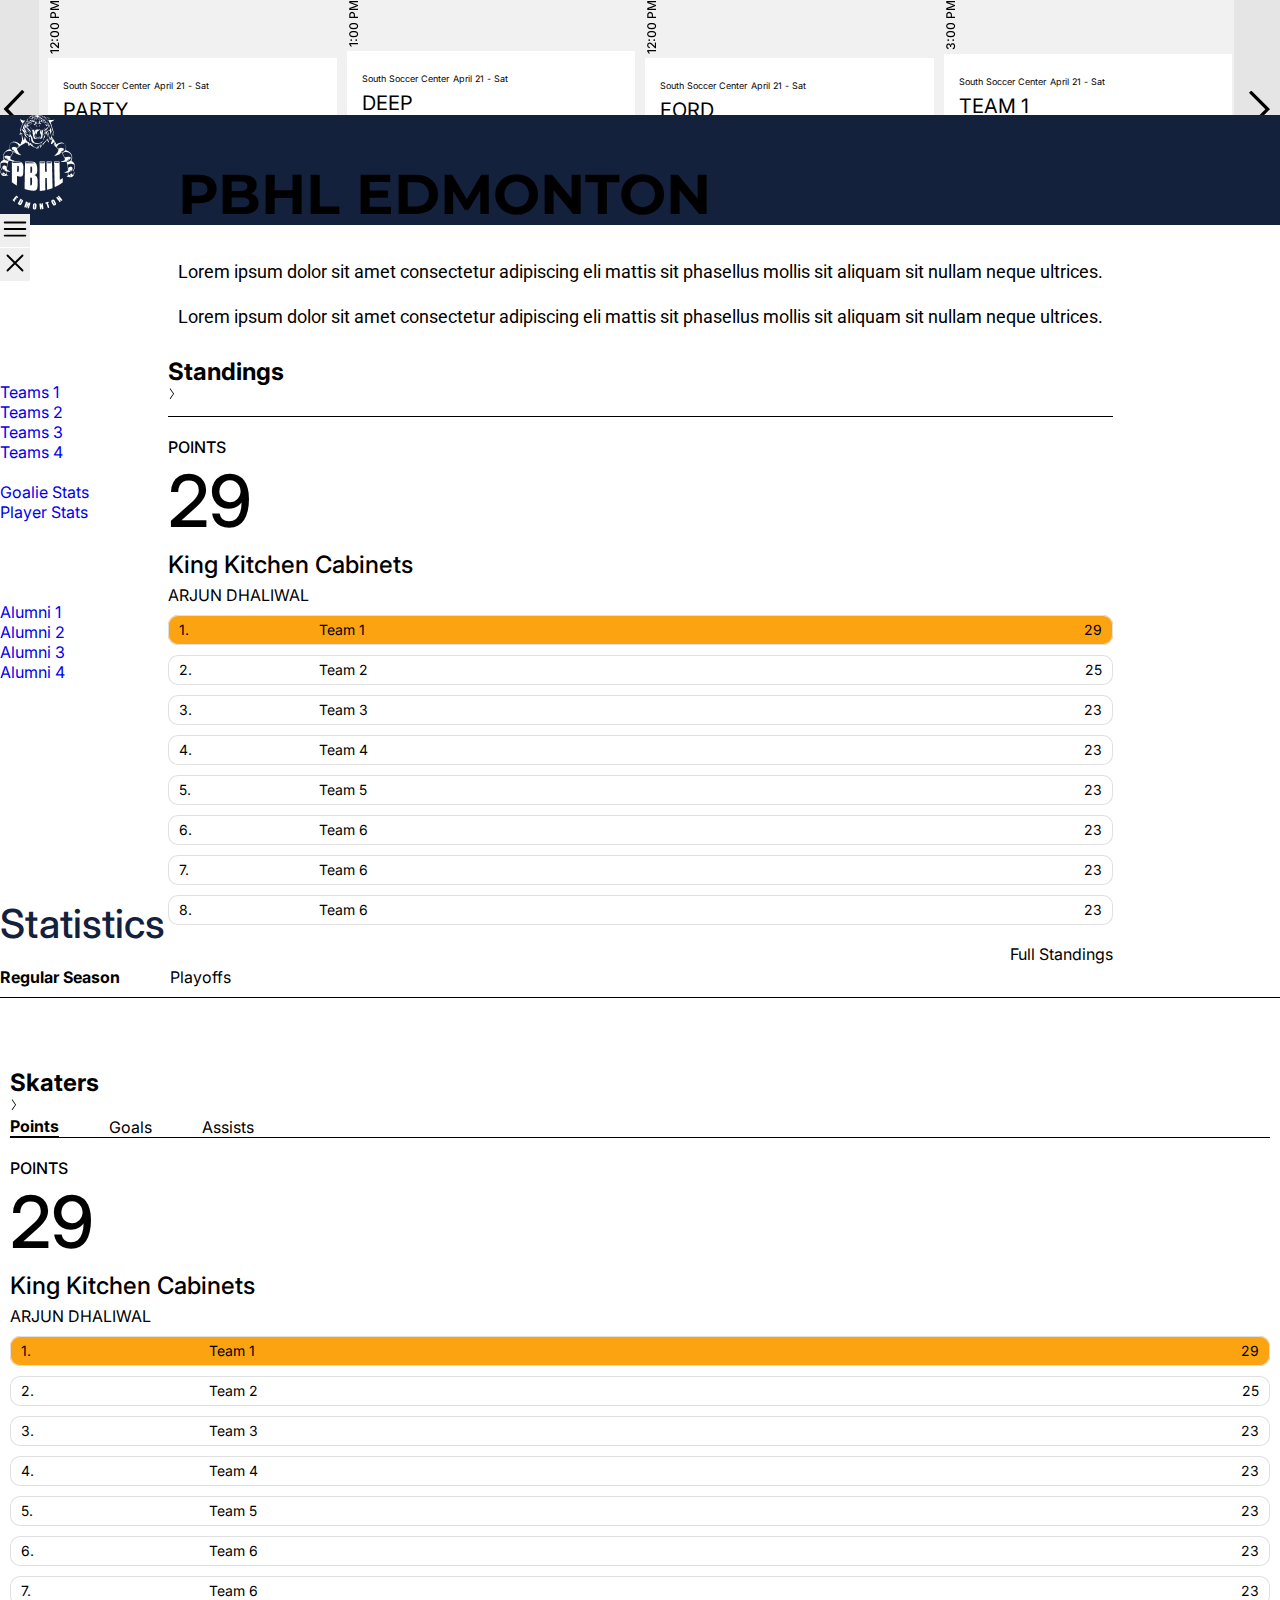
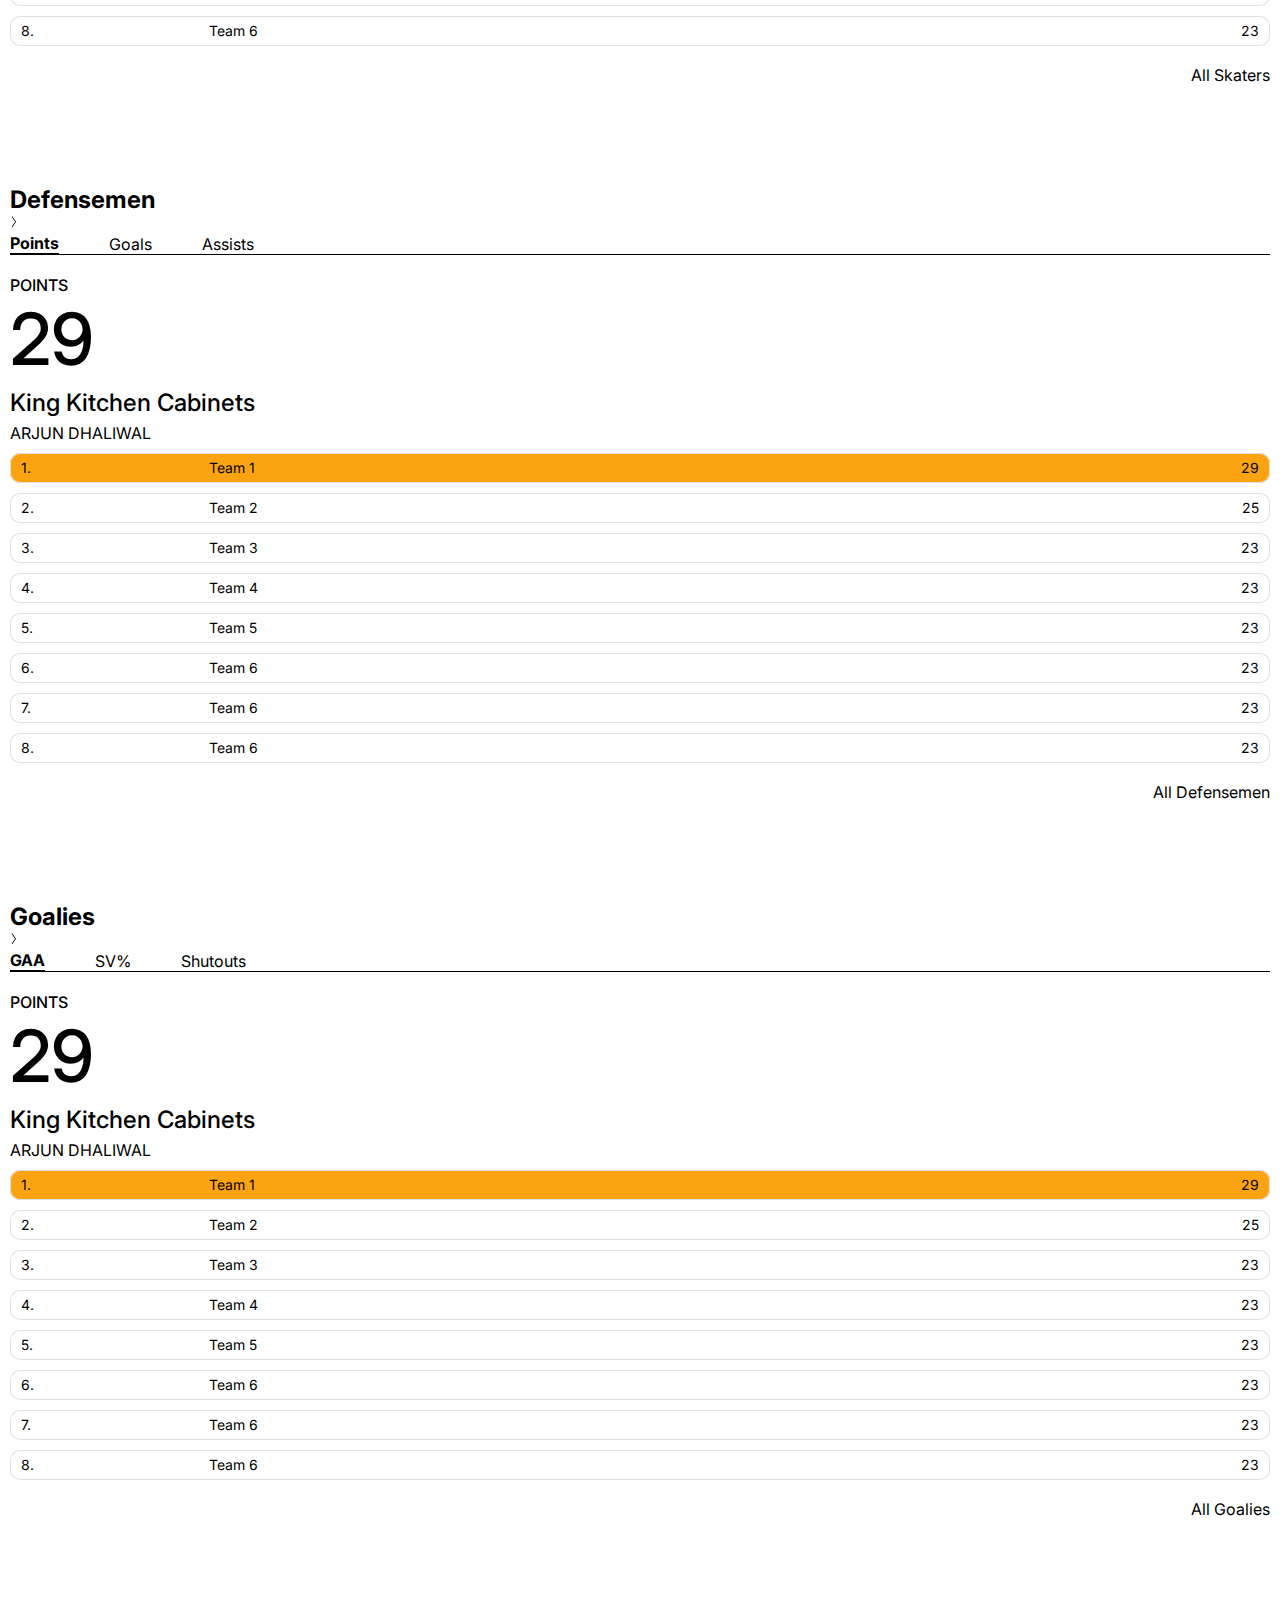
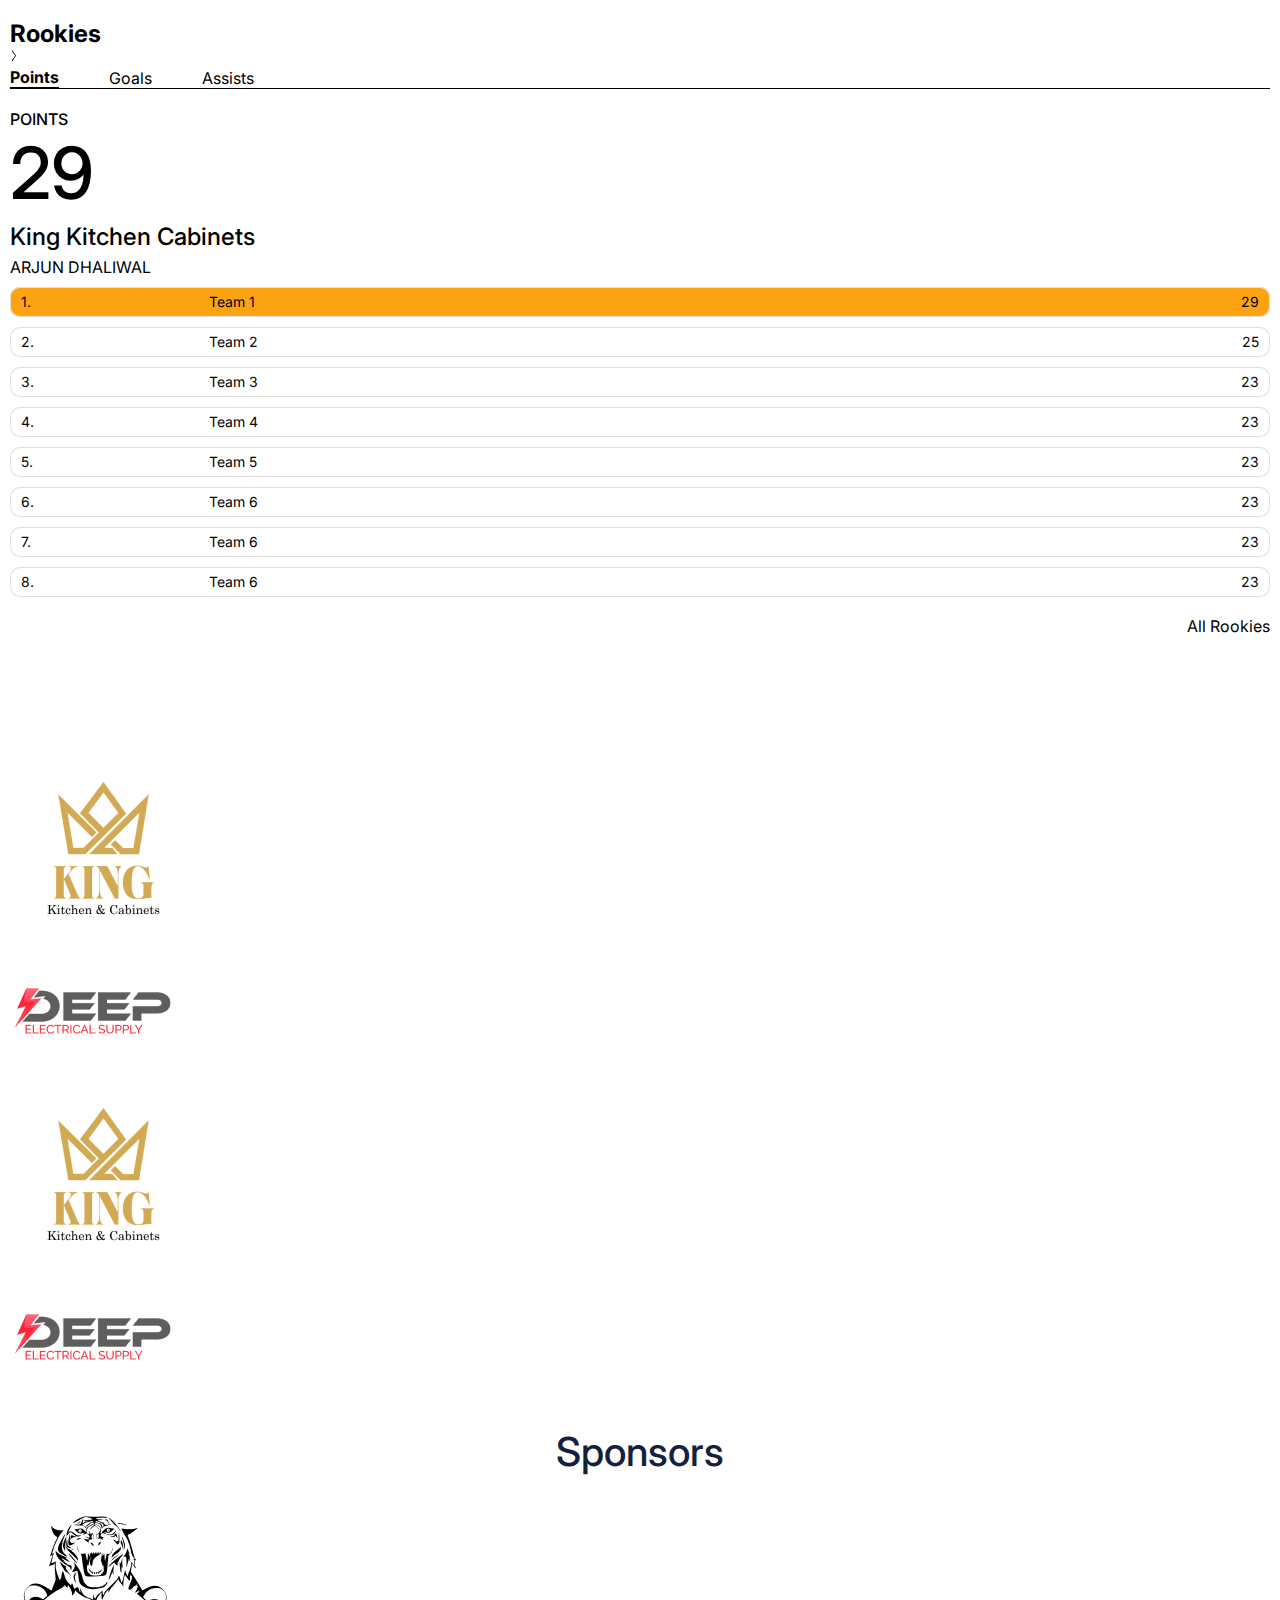
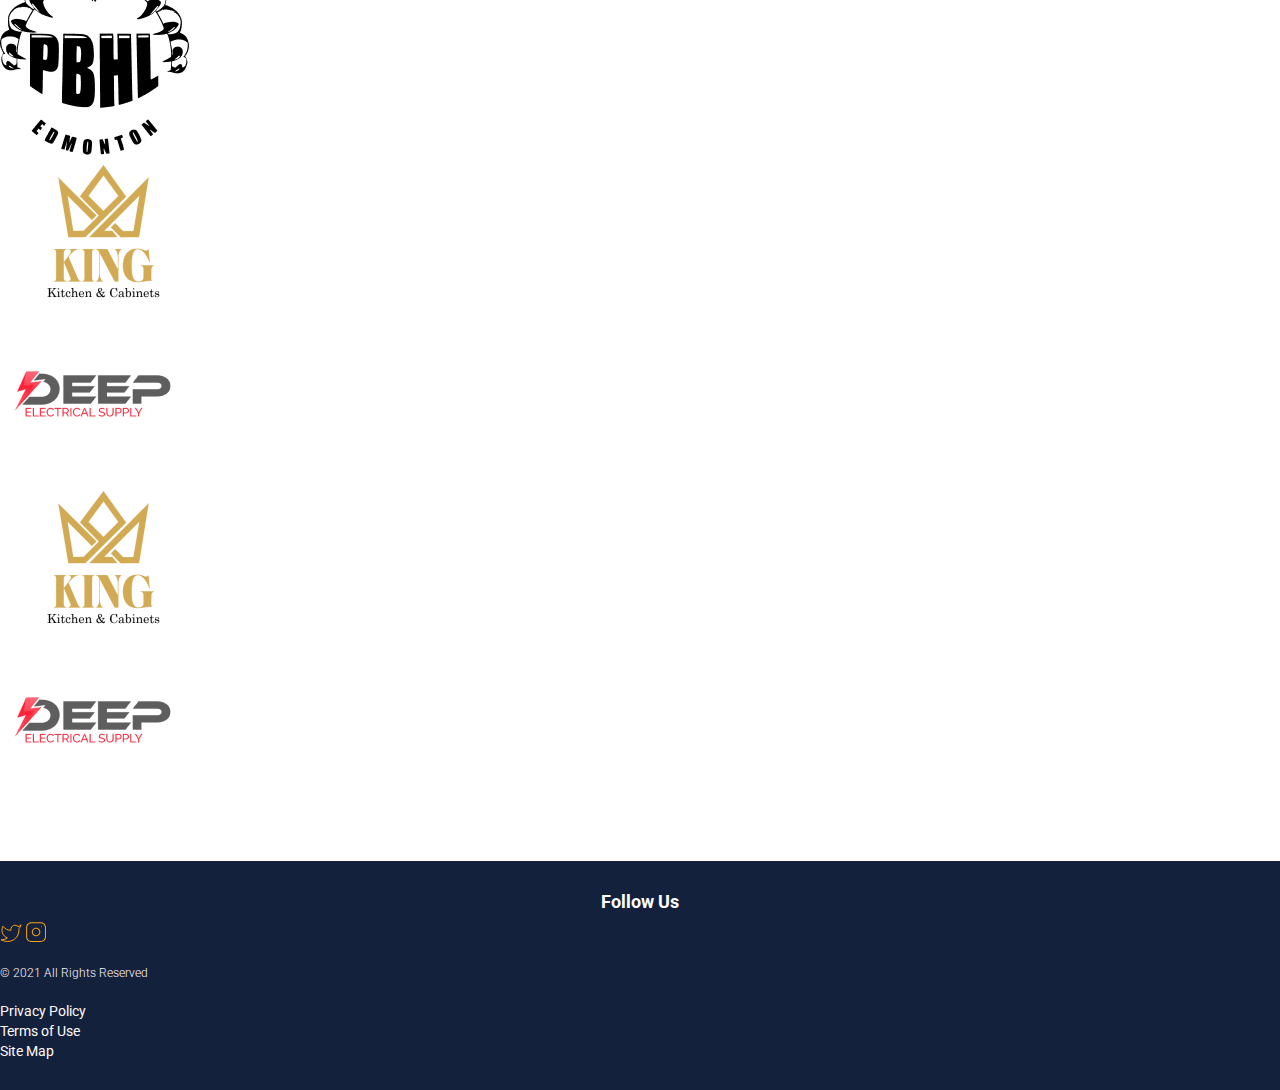
<file: index.html>
<!DOCTYPE html>
<html lang="en">

<head>
    <meta charset="UTF-8">
    <meta name="viewport" content="width=device-width, initial-scale=1.0">
    <!--====== bootstrap css ======-->
    <link href="https://cdn.jsdelivr.net/npm/bootstrap@5.1.3/dist/css/bootstrap.min.css" rel="stylesheet"
        integrity="sha384-1BmE4kWBq78iYhFldvKuhfTAU6auU8tT94WrHftjDbrCEXSU1oBoqyl2QvZ6jIW3" crossorigin="anonymous" />
    <!--====== owl.carousel css ======-->
    <link rel="stylesheet" href="https://cdnjs.cloudflare.com/ajax/libs/OwlCarousel2/2.3.4/assets/owl.carousel.min.css">
    <!--====== coustom css ======-->
    <link rel="stylesheet" href="./style.css">
    <!--====== responsive css ======-->
    <link rel="stylesheet" href="./responsive.css">
    <title>PBHL</title>
</head>

<body>

    <main>
        <nav class="top-nav">
            <div class="owl-carousel">
                <div class="item">
                    <div class="games-slot d-flex gap-2 align-items-center">
                        <span class="time">12:00 PM</span>
                        <div class="game w-100">
                            <div class="game-header d-flex justify-content-between">
                                <span>South Soccer Center</span>
                                <span>April 21 - Sat</span>
                            </div>
                            <div class="game-body">
                                <ul>
                                    <li class="d-flex justify-content-between">
                                        <p>PARTY</p>
                                        <span>0</span>
                                    </li>
                                    <li class="d-flex justify-content-between">
                                        <p>SOUTH PARK</p>
                                        <span>0</span>
                                    </li>
                                </ul>
                            </div>
                        </div>
                    </div>
                </div>
                <div class="item">
                    <div class="games-slot d-flex gap-2 align-items-center">
                        <span class="time">1:00 PM</span>
                        <div class="game w-100">
                            <div class="game-header d-flex justify-content-between">
                                <span>South Soccer Center</span>
                                <span>April 21 - Sat</span>
                            </div>
                            <div class="game-body">
                                <ul>
                                    <li class="d-flex justify-content-between">
                                        <p>DEEP</p>
                                        <span>0</span>
                                    </li>
                                    <li class="d-flex justify-content-between">
                                        <p>art</p>
                                        <span>0</span>
                                    </li>
                                </ul>
                            </div>
                        </div>
                    </div>
                </div>
                <div class="item">
                    <div class="games-slot d-flex gap-2 align-items-center">
                        <span class="time">12:00 PM</span>
                        <div class="game w-100">
                            <div class="game-header d-flex justify-content-between">
                                <span>South Soccer Center</span>
                                <span>April 21 - Sat</span>
                            </div>
                            <div class="game-body">
                                <ul>
                                    <li class="d-flex justify-content-between">
                                        <p>FORD</p>
                                        <span>0</span>
                                    </li>
                                    <li class="d-flex justify-content-between">
                                        <p>PARTY</p>
                                        <span>0</span>
                                    </li>
                                </ul>
                            </div>
                        </div>
                    </div>
                </div>
                <div class="item">
                    <div class="games-slot d-flex gap-2 align-items-center">
                        <span class="time">3:00 PM</span>
                        <div class="game w-100">
                            <div class="game-header d-flex justify-content-between">
                                <span>South Soccer Center</span>
                                <span>April 21 - Sat</span>
                            </div>
                            <div class="game-body">
                                <ul>
                                    <li class="d-flex justify-content-between">
                                        <p>TEAM 1</p>
                                        <span>0</span>
                                    </li>
                                    <li class="d-flex justify-content-between">
                                        <p>TEAM 2</p>
                                        <span>0</span>
                                    </li>
                                </ul>
                            </div>
                        </div>
                    </div>
                </div>

            </div>
        </nav>
        <div class="main-nav">
            <nav class="navbar navbar-expand-xl  text-brand  container">
                <a class="navbar-brand text-brand" href="./index.html">
                    <img src="./assets/img/logo-sm.png" alt="">
                </a>
                <div class="d-flex gap-1 align-items-center">
                    <ul
                        class="navbar-nav align-items-center  mb-lg-0 gap-3 text-uppercase d-flex flex-row sm-navbar-nav">

                        <li class="nav-item">
                            <a class="nav-link" href="./schedule.html" target="_self" title="">Schedule</a>
                        </li>
                        <li class="nav-item">
                            <a class="nav-link" href="./goalie-stats.html" target="_self" title="">Stats</a>
                        </li>
                        <li class="nav-item">
                            <a class="nav-link" href="#" target="_self" title="">Teams</a>
                        </li>

                    </ul>
                    <button class="navbar-toggler bg-transparent text-black px-3 py-2 text-white" type="button"
                        data-bs-toggle="offcanvas" data-bs-target="#navbarOffcanvas" aria-controls="navbarOffcanvas"
                        aria-expanded="false" aria-label="Toggle navigation">
                        <svg xmlns="http://www.w3.org/2000/svg" fill="none" width="30px" viewBox="0 0 24 24"
                            stroke-width="1.5" stroke="currentColor" class="w-6 h-6">
                            <path stroke-linecap="round" stroke-linejoin="round"
                                d="M3.75 6.75h16.5M3.75 12h16.5m-16.5 5.25h16.5" />
                        </svg>
                    </button>
                </div>
                <div class="offcanvas offcanvas-end" id="navbarOffcanvas" tabindex="-1"
                    aria-labelledby="offcanvasNavbarLabel">
                    <div class="offcanvas-header">
                        <button type="button" class=" bg-transparent text-white" data-bs-dismiss="offcanvas"
                            aria-label="Close">
                            <svg xmlns="http://www.w3.org/2000/svg" fill="none" viewBox="0 0 24 24" stroke-width="1.5"
                                width="30" stroke="currentColor" class="w-6 h-6">
                                <path stroke-linecap="round" stroke-linejoin="round" d="M6 18 18 6M6 6l12 12" />
                            </svg>
                        </button>
                    </div>
                    <div class="offcanvas-body">
                        <div class="navbar-nav justify-content-end flex-grow-1 pe-3">
                            <ul class="navbar-nav align-items-center mb-2 mb-lg-0 gap-3 text-uppercase">
                                <li class="nav-item">
                                    <a class="nav-link active" href="./index.html" target="_self" title="">Home</a>
                                </li>
                                <li class="nav-item">
                                    <a class="nav-link" href="#" target="_self" title="">Blog</a>
                                </li>
                                <li class="nav-item">
                                    <a class="nav-link" href="./schedule.html" target="_self" title="">Schedule</a>
                                </li>
                                <li class="nav-item">
                                    <a class="nav-link" href="./standings.html" target="_self" title="">Standings</a>
                                </li>
                                <li class="nav-item dropdown">
                                    <a class="nav-link dropdown-toggle text-base" href="#" id="serviceNavDropdown"
                                        role="button" data-bs-toggle="dropdown" aria-expanded="false">
                                        Teams
                                    </a>
                                    <ul class="dropdown-menu dropdown-menu-end animate slideIn"
                                        aria-labelledby="serviceNavDropdown">
                                        <li>
                                            <a href="#" class="dropdown-item">Teams 1</a>
                                        </li>
                                        <li>
                                            <a href="#" class="dropdown-item">Teams 2</a>
                                        </li>
                                        <li>
                                            <a href="#" class="dropdown-item">Teams 3</a>
                                        </li>
                                        <li>
                                            <a href="#" class="dropdown-item">Teams 4</a>
                                        </li>

                                    </ul>
                                </li>
                                <li class="nav-item dropdown">
                                    <a class="nav-link dropdown-toggle text-base" href="#" id="serviceNavDropdown"
                                        role="button" data-bs-toggle="dropdown" aria-expanded="false">
                                        Stats
                                    </a>
                                    <ul class="dropdown-menu dropdown-menu-end animate slideIn"
                                        aria-labelledby="serviceNavDropdown">
                                        <li>
                                            <a href="./goalie-stats.html" class="dropdown-item">Goalie Stats</a>
                                        </li>
                                        <li>
                                            <a href="./player-stats.html" class="dropdown-item">Player Stats</a>
                                        </li>


                                    </ul>
                                </li>
                                <li class="nav-item">
                                    <a class="nav-link" href="./rules.html" target="_self" title="">Rules</a>
                                </li>
                                <li class="nav-item">
                                    <a class="nav-link" href="./awards.html" target="_self" title="">Awards</a>
                                </li>
                                <li class="nav-item">
                                    <a class="nav-link" href="./sponsors.html" target="_self" title="">Sponsors</a>
                                </li>
                                <li class="nav-item dropdown">
                                    <a class="nav-link dropdown-toggle text-base" href="#" id="serviceNavDropdown"
                                        role="button" data-bs-toggle="dropdown" aria-expanded="false">
                                        Alumni
                                    </a>
                                    <ul class="dropdown-menu dropdown-menu-end animate slideIn"
                                        aria-labelledby="serviceNavDropdown">
                                        <li>
                                            <a href="#" class="dropdown-item">Alumni 1</a>
                                        </li>
                                        <li>
                                            <a href="#" class="dropdown-item">Alumni 2</a>
                                        </li>
                                        <li>
                                            <a href="#" class="dropdown-item">Alumni 3</a>
                                        </li>
                                        <li>
                                            <a href="#" class="dropdown-item">Alumni 4</a>
                                        </li>

                                    </ul>
                                </li>
                                <li class="nav-item">
                                    <a class="nav-link" href="#" target="_self" title="">Wavier</a>
                                </li>
                            </ul>
                        </div>
                    </div>
                </div>
            </nav>
        </div>
        <div class="hero-section">
            <div class="container">
                <div class="row ">
                    <div class="col-md-6">
                        <div class="hero-text-content">
                            <h1>
                                PBHL EDMONTON
                            </h1>
                            <p>
                                Lorem ipsum dolor sit amet consectetur adipiscing eli mattis sit phasellus mollis sit
                                aliquam sit nullam neque ultrices.
                            </p>
                            <p>
                                Lorem ipsum dolor sit amet consectetur adipiscing eli mattis sit phasellus
                                mollis sit aliquam sit nullam neque ultrices.
                            </p>
                        </div>
                        <div class="hero-text-content-sm">
                            <figure>
                                <img src="./assets/img/PBHL_Logo-2.png" alt="">
                            </figure>
                            <h1>PBHL EDMONTON</h1>
                            <div class="btns d-flex justify-content-between align-items-center gap-2">
                                <a href="#">
                                    Our Sponsors
                                </a>
                                <a href="#">
                                    Our Sponsors
                                </a>
                            </div>
                        </div>
                    </div>
                    <div class="col-md-6">
                        <div class="point-table-wrapper">
                            <div class="point-table-header">
                                <div class="d-flex gap-2 align-items-center">
                                    <h2>
                                        Standings
                                    </h2>
                                    <svg width="7" height="16" viewBox="0 0 7 16" fill="none"
                                        xmlns="http://www.w3.org/2000/svg">
                                        <g clip-path="url(#clip0_2002_43260)">
                                            <path
                                                d="M6.11163 7.73333L5.86924 8.07468L2.43714 12.908L2.19474 13.2494L1.70996 12.5667L1.95235 12.2253L5.14206 7.73333L1.95235 3.24135L1.70996 2.89999L2.19474 2.21729L2.43714 2.55864L5.86924 7.39197L6.11163 7.73333Z"
                                                fill="black" />
                                        </g>
                                        <defs>
                                            <clipPath id="clip0_2002_43260">
                                                <rect width="6.8642" height="15.4667" fill="white"
                                                    transform="translate(0.135742)" />
                                            </clipPath>
                                        </defs>
                                    </svg>

                                </div>

                            </div>

                            <div class="point-table-body">
                                <div class="row align-items-center">
                                    <div class="col-md-5">
                                        <div class="point-table-text-content text-center">
                                            <div class="point-table-text-left">
                                                <span class="point-text">POINTS</span>
                                                <h2 class="point">
                                                    29
                                                </h2>
                                            </div>
                                            <div class="point-table-text-right">
                                                <p class="team-name">
                                                    King Kitchen Cabinets
                                                </p>
                                                <span class="player-name">
                                                    ARJUN DHALIWAL
                                                </span>
                                            </div>
                                        </div>
                                    </div>
                                    <div class="col-md-7">
                                        <table>
                                            <tr class="active-tr">
                                                <td class="text-left">1.</td>
                                                <td class="text-left">Team 1</td>
                                                <td class="text-right">29</td>
                                            </tr>
                                            <tr>
                                                <td class="text-left">2.</td>
                                                <td class="text-left">Team 2</td>
                                                <td class="text-right">25</td>
                                            </tr>
                                            <tr>
                                                <td class="text-left">3.</td>
                                                <td class="text-left">Team 3</td>
                                                <td class="text-right">23</td>
                                            </tr>
                                            <tr>
                                                <td class="text-left">4.</td>
                                                <td class="text-left">Team 4</td>
                                                <td class="text-right">23</td>
                                            </tr>
                                            <tr>
                                                <td class="text-left">5.</td>
                                                <td class="text-left">Team 5</td>
                                                <td class="text-right">23</td>
                                            </tr>
                                            <tr>
                                                <td class="text-left">6.</td>
                                                <td class="text-left">Team 6</td>
                                                <td class="text-right">23</td>
                                            </tr>
                                            <tr>
                                                <td class="text-left">7.</td>
                                                <td class="text-left">Team 6</td>
                                                <td class="text-right">23</td>
                                            </tr>
                                            <tr>
                                                <td class="text-left">8.</td>
                                                <td class="text-left">Team 6</td>
                                                <td class="text-right">23</td>
                                            </tr>
                                        </table>
                                        <p class="tablef-text">Full Standings </p>
                                    </div>
                                </div>
                            </div>
                        </div>
                    </div>
                </div>
            </div>
        </div>
        <section class="statistics-section">
            <div class="container">
                <h2>
                    Statistics
                </h2>
                <div class="tabs">
                    <ul>
                        <li class="active">Regular Season</li>
                        <li>Playoffs</li>
                    </ul>
                </div>
            </div>
        </section>
        <section class="statistics-reports">
            <div class="container">
                <div class="row align-items-center">
                    <div class="col-md-6">
                        <div class="point-table-wrapper">
                            <div class="point-table-header">
                                <div class="d-flex gap-2 align-items-center mb-4">
                                    <h2>
                                        Skaters
                                    </h2>
                                    <svg width="7" height="16" viewBox="0 0 7 16" fill="none"
                                        xmlns="http://www.w3.org/2000/svg">
                                        <g clip-path="url(#clip0_2002_43260)">
                                            <path
                                                d="M6.11163 7.73333L5.86924 8.07468L2.43714 12.908L2.19474 13.2494L1.70996 12.5667L1.95235 12.2253L5.14206 7.73333L1.95235 3.24135L1.70996 2.89999L2.19474 2.21729L2.43714 2.55864L5.86924 7.39197L6.11163 7.73333Z"
                                                fill="black" />
                                        </g>
                                        <defs>
                                            <clipPath id="clip0_2002_43260">
                                                <rect width="6.8642" height="15.4667" fill="white"
                                                    transform="translate(0.135742)" />
                                            </clipPath>
                                        </defs>
                                    </svg>




                                </div>
                                <ul class="tabs">
                                    <li class="active">
                                        Points
                                    </li>
                                    <li>
                                        Goals
                                    </li>
                                    <li>
                                        Assists
                                    </li>
                                </ul>
                            </div>

                            <div class="point-table-body">
                                <div class="row align-items-center">
                                    <div class="col-md-5">
                                        <div class="point-table-text-content text-center">
                                            <div class="point-table-text-left">
                                                <span class="point-text">POINTS</span>
                                                <h2 class="point">
                                                    29
                                                </h2>
                                            </div>
                                            <div class="point-table-text-right">
                                                <p class="team-name">
                                                    King Kitchen Cabinets
                                                </p>
                                                <span class="player-name">
                                                    ARJUN DHALIWAL
                                                </span>
                                            </div>
                                        </div>
                                    </div>
                                    <div class="col-md-7">
                                        <table>
                                            <tr class="active-tr">
                                                <td class="text-left">1.</td>
                                                <td class="text-left">Team 1</td>
                                                <td class="text-right">29</td>
                                            </tr>
                                            <tr>
                                                <td class="text-left">2.</td>
                                                <td class="text-left">Team 2</td>
                                                <td class="text-right">25</td>
                                            </tr>
                                            <tr>
                                                <td class="text-left">3.</td>
                                                <td class="text-left">Team 3</td>
                                                <td class="text-right">23</td>
                                            </tr>
                                            <tr>
                                                <td class="text-left">4.</td>
                                                <td class="text-left">Team 4</td>
                                                <td class="text-right">23</td>
                                            </tr>
                                            <tr>
                                                <td class="text-left">5.</td>
                                                <td class="text-left">Team 5</td>
                                                <td class="text-right">23</td>
                                            </tr>
                                            <tr>
                                                <td class="text-left">6.</td>
                                                <td class="text-left">Team 6</td>
                                                <td class="text-right">23</td>
                                            </tr>
                                            <tr>
                                                <td class="text-left">7.</td>
                                                <td class="text-left">Team 6</td>
                                                <td class="text-right">23</td>
                                            </tr>
                                            <tr>
                                                <td class="text-left">8.</td>
                                                <td class="text-left">Team 6</td>
                                                <td class="text-right">23</td>
                                            </tr>
                                        </table>
                                        <p class="tablef-text">All Skaters</p>
                                    </div>
                                </div>
                            </div>
                        </div>
                    </div>
                    <div class="col-md-6">
                        <div class="point-table-wrapper">
                            <div class="point-table-header">
                                <div class="d-flex gap-2 align-items-center mb-4">
                                    <h2>
                                        Defensemen
                                    </h2>
                                    <svg width="7" height="16" viewBox="0 0 7 16" fill="none"
                                        xmlns="http://www.w3.org/2000/svg">
                                        <g clip-path="url(#clip0_2002_43260)">
                                            <path
                                                d="M6.11163 7.73333L5.86924 8.07468L2.43714 12.908L2.19474 13.2494L1.70996 12.5667L1.95235 12.2253L5.14206 7.73333L1.95235 3.24135L1.70996 2.89999L2.19474 2.21729L2.43714 2.55864L5.86924 7.39197L6.11163 7.73333Z"
                                                fill="black" />
                                        </g>
                                        <defs>
                                            <clipPath id="clip0_2002_43260">
                                                <rect width="6.8642" height="15.4667" fill="white"
                                                    transform="translate(0.135742)" />
                                            </clipPath>
                                        </defs>
                                    </svg>




                                </div>
                                <ul class="tabs">
                                    <li class="active">
                                        Points
                                    </li>
                                    <li>
                                        Goals
                                    </li>
                                    <li>
                                        Assists
                                    </li>
                                </ul>
                            </div>

                            <div class="point-table-body">
                                <div class="row align-items-center">
                                    <div class="col-md-5">
                                        <div class="point-table-text-content text-center">
                                            <div class="point-table-text-left">
                                                <span class="point-text">POINTS</span>
                                                <h2 class="point">
                                                    29
                                                </h2>
                                            </div>
                                            <div class="point-table-text-right">
                                                <p class="team-name">
                                                    King Kitchen Cabinets
                                                </p>
                                                <span class="player-name">
                                                    ARJUN DHALIWAL
                                                </span>
                                            </div>
                                        </div>
                                    </div>
                                    <div class="col-md-7">
                                        <table>
                                            <tr class="active-tr">
                                                <td class="text-left">1.</td>
                                                <td class="text-left">Team 1</td>
                                                <td class="text-right">29</td>
                                            </tr>
                                            <tr>
                                                <td class="text-left">2.</td>
                                                <td class="text-left">Team 2</td>
                                                <td class="text-right">25</td>
                                            </tr>
                                            <tr>
                                                <td class="text-left">3.</td>
                                                <td class="text-left">Team 3</td>
                                                <td class="text-right">23</td>
                                            </tr>
                                            <tr>
                                                <td class="text-left">4.</td>
                                                <td class="text-left">Team 4</td>
                                                <td class="text-right">23</td>
                                            </tr>
                                            <tr>
                                                <td class="text-left">5.</td>
                                                <td class="text-left">Team 5</td>
                                                <td class="text-right">23</td>
                                            </tr>
                                            <tr>
                                                <td class="text-left">6.</td>
                                                <td class="text-left">Team 6</td>
                                                <td class="text-right">23</td>
                                            </tr>
                                            <tr>
                                                <td class="text-left">7.</td>
                                                <td class="text-left">Team 6</td>
                                                <td class="text-right">23</td>
                                            </tr>
                                            <tr>
                                                <td class="text-left">8.</td>
                                                <td class="text-left">Team 6</td>
                                                <td class="text-right">23</td>
                                            </tr>
                                        </table>
                                        <p class="tablef-text">All Defensemen</p>
                                    </div>
                                </div>
                            </div>
                        </div>
                    </div>
                    <div class="col-md-6">
                        <div class="point-table-wrapper">
                            <div class="point-table-header">
                                <div class="d-flex gap-2 align-items-center mb-4">
                                    <h2>
                                        Goalies
                                    </h2>
                                    <svg width="7" height="16" viewBox="0 0 7 16" fill="none"
                                        xmlns="http://www.w3.org/2000/svg">
                                        <g clip-path="url(#clip0_2002_43260)">
                                            <path
                                                d="M6.11163 7.73333L5.86924 8.07468L2.43714 12.908L2.19474 13.2494L1.70996 12.5667L1.95235 12.2253L5.14206 7.73333L1.95235 3.24135L1.70996 2.89999L2.19474 2.21729L2.43714 2.55864L5.86924 7.39197L6.11163 7.73333Z"
                                                fill="black" />
                                        </g>
                                        <defs>
                                            <clipPath id="clip0_2002_43260">
                                                <rect width="6.8642" height="15.4667" fill="white"
                                                    transform="translate(0.135742)" />
                                            </clipPath>
                                        </defs>
                                    </svg>
                                </div>
                                <ul class="tabs">
                                    <li class="active">
                                        GAA
                                    </li>
                                    <li>
                                        SV%
                                    </li>
                                    <li>
                                        Shutouts
                                    </li>
                                </ul>
                            </div>

                            <div class="point-table-body">
                                <div class="row align-items-center">
                                    <div class="col-md-5">
                                        <div class="point-table-text-content text-center">
                                            <div class="point-table-text-left">
                                                <span class="point-text">POINTS</span>
                                                <h2 class="point">
                                                    29
                                                </h2>
                                            </div>
                                            <div class="point-table-text-right">
                                                <p class="team-name">
                                                    King Kitchen Cabinets
                                                </p>
                                                <span class="player-name">
                                                    ARJUN DHALIWAL
                                                </span>
                                            </div>
                                        </div>
                                    </div>
                                    <div class="col-md-7">
                                        <table>
                                            <tr class="active-tr">
                                                <td class="text-left">1.</td>
                                                <td class="text-left">Team 1</td>
                                                <td class="text-right">29</td>
                                            </tr>
                                            <tr>
                                                <td class="text-left">2.</td>
                                                <td class="text-left">Team 2</td>
                                                <td class="text-right">25</td>
                                            </tr>
                                            <tr>
                                                <td class="text-left">3.</td>
                                                <td class="text-left">Team 3</td>
                                                <td class="text-right">23</td>
                                            </tr>
                                            <tr>
                                                <td class="text-left">4.</td>
                                                <td class="text-left">Team 4</td>
                                                <td class="text-right">23</td>
                                            </tr>
                                            <tr>
                                                <td class="text-left">5.</td>
                                                <td class="text-left">Team 5</td>
                                                <td class="text-right">23</td>
                                            </tr>
                                            <tr>
                                                <td class="text-left">6.</td>
                                                <td class="text-left">Team 6</td>
                                                <td class="text-right">23</td>
                                            </tr>
                                            <tr>
                                                <td class="text-left">7.</td>
                                                <td class="text-left">Team 6</td>
                                                <td class="text-right">23</td>
                                            </tr>
                                            <tr>
                                                <td class="text-left">8.</td>
                                                <td class="text-left">Team 6</td>
                                                <td class="text-right">23</td>
                                            </tr>
                                        </table>
                                        <p class="tablef-text">All Goalies</p>
                                    </div>
                                </div>
                            </div>
                        </div>
                    </div>
                    <div class="col-md-6">
                        <div class="point-table-wrapper">
                            <div class="point-table-header">
                                <div class="d-flex gap-2 align-items-center mb-4">
                                    <h2>
                                        Rookies
                                    </h2>
                                    <svg width="7" height="16" viewBox="0 0 7 16" fill="none"
                                        xmlns="http://www.w3.org/2000/svg">
                                        <g clip-path="url(#clip0_2002_43260)">
                                            <path
                                                d="M6.11163 7.73333L5.86924 8.07468L2.43714 12.908L2.19474 13.2494L1.70996 12.5667L1.95235 12.2253L5.14206 7.73333L1.95235 3.24135L1.70996 2.89999L2.19474 2.21729L2.43714 2.55864L5.86924 7.39197L6.11163 7.73333Z"
                                                fill="black" />
                                        </g>
                                        <defs>
                                            <clipPath id="clip0_2002_43260">
                                                <rect width="6.8642" height="15.4667" fill="white"
                                                    transform="translate(0.135742)" />
                                            </clipPath>
                                        </defs>
                                    </svg>
                                </div>
                                <ul class="tabs">
                                    <li class="active">
                                        Points
                                    </li>
                                    <li>
                                        Goals
                                    </li>
                                    <li>
                                        Assists
                                    </li>
                                </ul>
                            </div>

                            <div class="point-table-body">
                                <div class="row align-items-center">
                                    <div class="col-md-5">
                                        <div class="point-table-text-content text-center">
                                            <div class="point-table-text-left">
                                                <span class="point-text">POINTS</span>
                                                <h2 class="point">
                                                    29
                                                </h2>
                                            </div>
                                            <div class="point-table-text-right">
                                                <p class="team-name">
                                                    King Kitchen Cabinets
                                                </p>
                                                <span class="player-name">
                                                    ARJUN DHALIWAL
                                                </span>
                                            </div>
                                        </div>
                                    </div>
                                    <div class="col-md-7">
                                        <table>
                                            <tr class="active-tr">
                                                <td class="text-left">1.</td>
                                                <td class="text-left">Team 1</td>
                                                <td class="text-right">29</td>
                                            </tr>
                                            <tr>
                                                <td class="text-left">2.</td>
                                                <td class="text-left">Team 2</td>
                                                <td class="text-right">25</td>
                                            </tr>
                                            <tr>
                                                <td class="text-left">3.</td>
                                                <td class="text-left">Team 3</td>
                                                <td class="text-right">23</td>
                                            </tr>
                                            <tr>
                                                <td class="text-left">4.</td>
                                                <td class="text-left">Team 4</td>
                                                <td class="text-right">23</td>
                                            </tr>
                                            <tr>
                                                <td class="text-left">5.</td>
                                                <td class="text-left">Team 5</td>
                                                <td class="text-right">23</td>
                                            </tr>
                                            <tr>
                                                <td class="text-left">6.</td>
                                                <td class="text-left">Team 6</td>
                                                <td class="text-right">23</td>
                                            </tr>
                                            <tr>
                                                <td class="text-left">7.</td>
                                                <td class="text-left">Team 6</td>
                                                <td class="text-right">23</td>
                                            </tr>
                                            <tr>
                                                <td class="text-left">8.</td>
                                                <td class="text-left">Team 6</td>
                                                <td class="text-right">23</td>
                                            </tr>
                                        </table>
                                        <p class="tablef-text">All Rookies</p>
                                    </div>
                                </div>
                            </div>
                        </div>
                    </div>
                </div>
            </div>
        </section>
        <section class="emery-section">
            <div class="container">
                <div class="row justify-content-center">
                    <div class="col-md-6">
                        <figure>
                            <img src="./assets/img/emery.png" alt="">
                        </figure>
                        <h3>
                            2023 PBHL EJ CUP

                        </h3>
                        <p>
                            Lorem ipsum dolor sit amet consectetur adipiscing eli mattis sit phasellus mollis sit
                            aliquam sit nullam neque ultrices.
                        </p>
                        <p>
                            Lorem ipsum dolor sit amet consectetur adipiscing eli mattis sit phasellus mollis sit
                            aliquam sit nullam neque ultrices.
                        </p>
                    </div>
                </div>
            </div>
        </section>
        <section class="home-Sponsors">
            <div class="container">
                <div class="row">
                    <div class="col-md-5">
                        <div class="row">
                            <div class="col-md-6">
                                <figure class="Sponsors-img">
                                    <img src="./assets/img/Kitchen (1).png" alt="">
                                </figure>
                            </div>
                            <div class="col-md-6">
                                <figure class="Sponsors-img">
                                    <img src="./assets/img/deep 1.png" alt="">
                                </figure>
                            </div>
                            <div class="col-md-6">
                                <figure class="Sponsors-img">
                                    <img src="./assets/img/Kitchen (1).png" alt="">
                                </figure>
                            </div>
                            <div class="col-md-6">
                                <figure class="Sponsors-img">
                                    <img src="./assets/img/deep 1.png" alt="">
                                </figure>
                            </div>
                        </div>
                    </div>
                    <div class="col-md-2">
                        <h2>
                            Sponsors
                        </h2>
                        <figure>
                            <img src="./assets/img/PBHL_Logo 2.png" alt="">
                        </figure>
                    </div>
                    <div class="col-md-5">
                        <div class="row">
                            <div class="col-md-6">
                                <figure class="Sponsors-img">
                                    <img src="./assets/img/Kitchen (1).png" alt="">
                                </figure>
                            </div>
                            <div class="col-md-6">
                                <figure class="Sponsors-img">
                                    <img src="./assets/img/deep 1.png" alt="">
                                </figure>
                            </div>
                            <div class="col-md-6">
                                <figure class="Sponsors-img">
                                    <img src="./assets/img/Kitchen (1).png" alt="">
                                </figure>
                            </div>
                            <div class="col-md-6">
                                <figure class="Sponsors-img">
                                    <img src="./assets/img/deep 1.png" alt="">
                                </figure>
                            </div>
                        </div>
                    </div>
                </div>
            </div>
        </section>
        <footer class="footer">
            <div class="container">
                <div class="row flex-column align-items-center text-center">
                    <div class="col-md-5">
                        <div class="social-box">
                            <h3>Follow Us</h3>
                            <div class="icons d-flex gap-3 align-items-center justify-content-center">
                                <a href="#">
                                    <img src="./assets/img/twiter.svg" alt="">
                                </a>
                                <a href="#">
                                    <img src="./assets/img/instagram.svg" alt="">
                                </a>
                            </div>
                        </div>
                    </div>
                    <div class="col-md-5">
                        <p class="copyRight">
                            © 2021 All Rights Reserved
                        </p>
                    </div>
                    <div class="col-md-5">
                        <div class="links">
                            <ul class="d-flex justify-content-center align-items-center gap-3">
                                <li>
                                    <a href="#">
                                        Privacy Policy
                                    </a>
                                </li>
                                <li>
                                    <a href="#">
                                        Terms of Use
                                    </a>
                                </li>
                                <li>
                                    <a href="#">
                                        Site Map
                                    </a>
                                </li>
                            </ul>
                        </div>
                    </div>
                </div>
            </div>
        </footer>
    </main>

    <!--======  jquery js ======-->
    <script src="https://code.jquery.com/jquery-3.6.0.min.js"></script>
    <!--======  owl carousel js ======-->
    <script src="https://cdnjs.cloudflare.com/ajax/libs/OwlCarousel2/2.3.4/owl.carousel.min.js"></script>
    <!--======  bootstrap js ======-->
    <script src="https://cdn.jsdelivr.net/npm/bootstrap@5.1.3/dist/js/bootstrap.bundle.min.js"
        integrity="sha384-ka7Sk0Gln4gmtz2MlQnikT1wXgYsOg+OMhuP+IlRH9sENBO0LRn5q+8nbTov4+1p" crossorigin="anonymous">
    </script>

    <script>
        setTimeout(function () {
            $(".owl-carousel").owlCarousel({
                loop: true,
                margin: 10,
                responsiveClass: true,
                items: 4,
                dots: false,
                nav: true,
                navText: ["<img src='./assets/img/left-arrow.svg'>",
                    "<img src='./assets/img/right-arrow.svg'>"
                ],
                responsive: {
                    0: {
                        items: 1,
                        nav: true,
                    },
                    600: {
                        items: 2,
                        nav: true,
                    },
                    1000: {
                        items: 4,
                        nav: true,
                        loop: true,
                    },
                },
            });
        }, 500);
    </script>
</body>

</html>
</file>
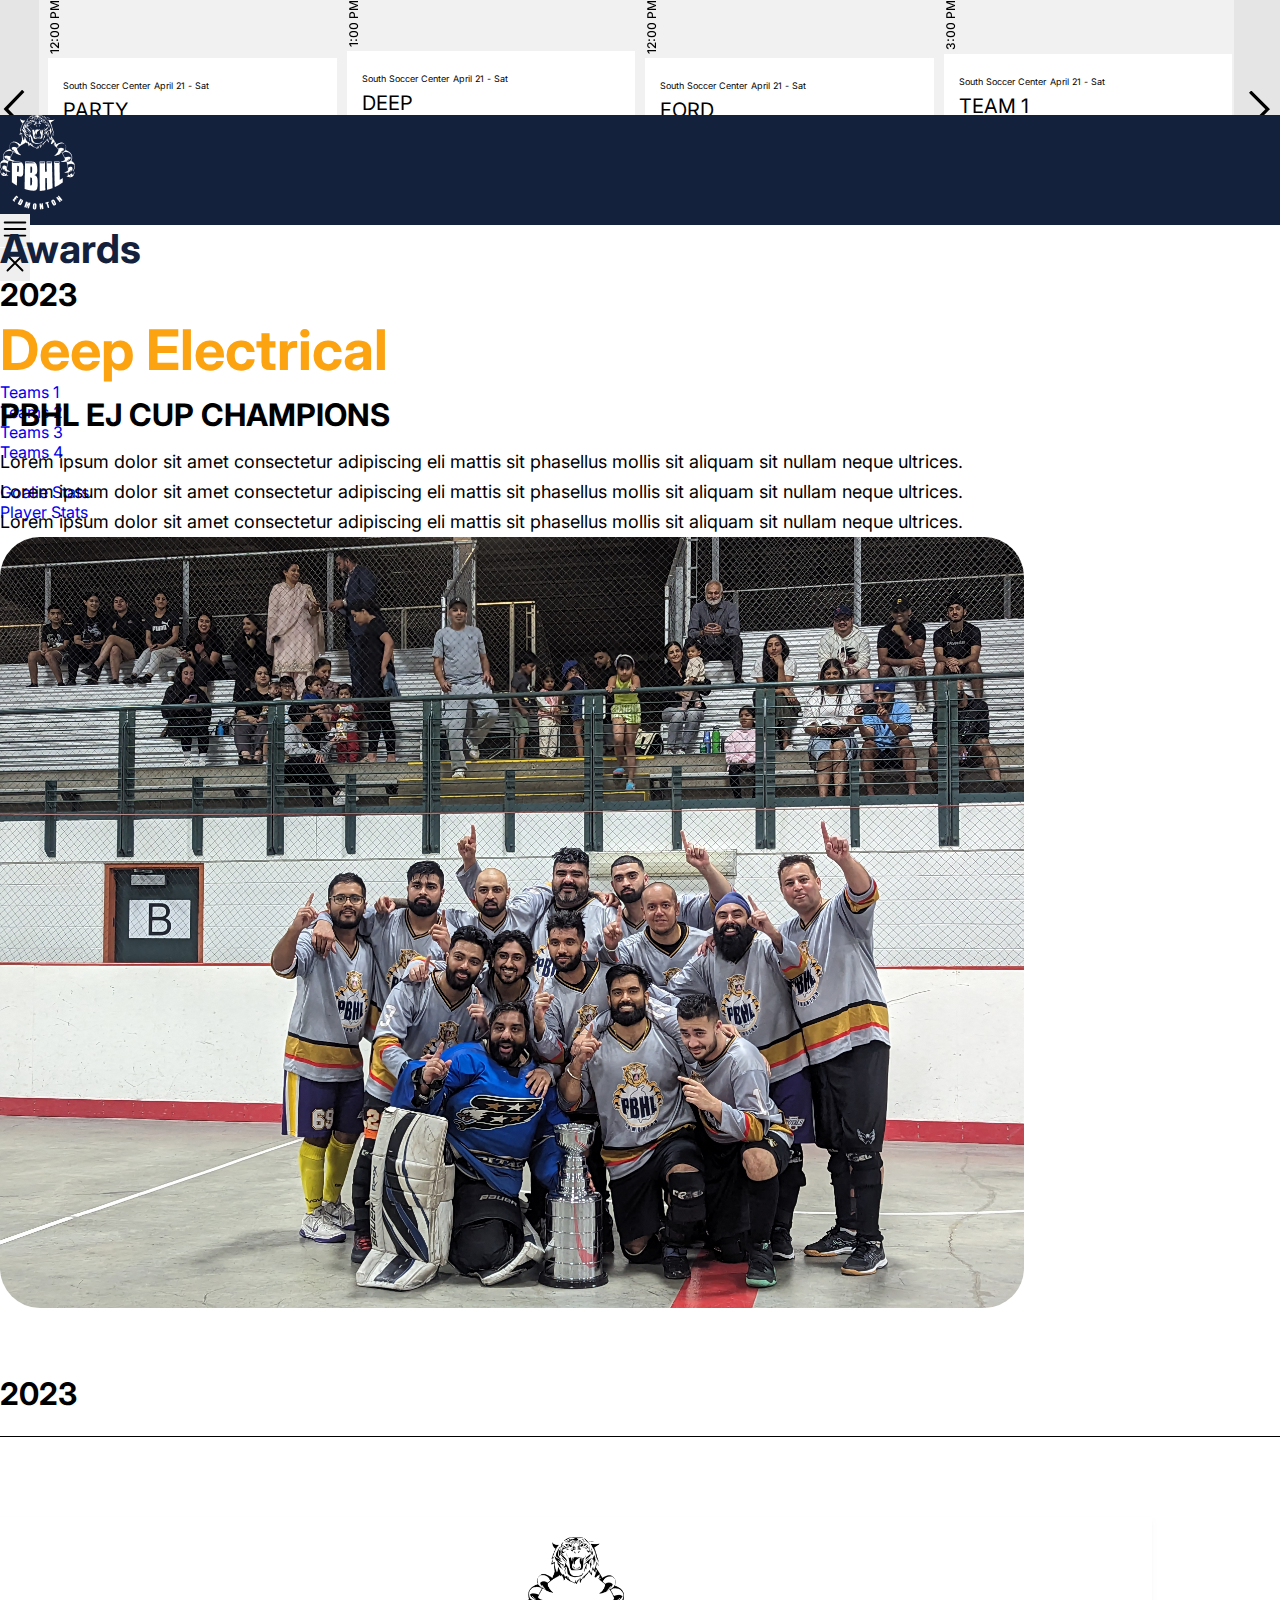
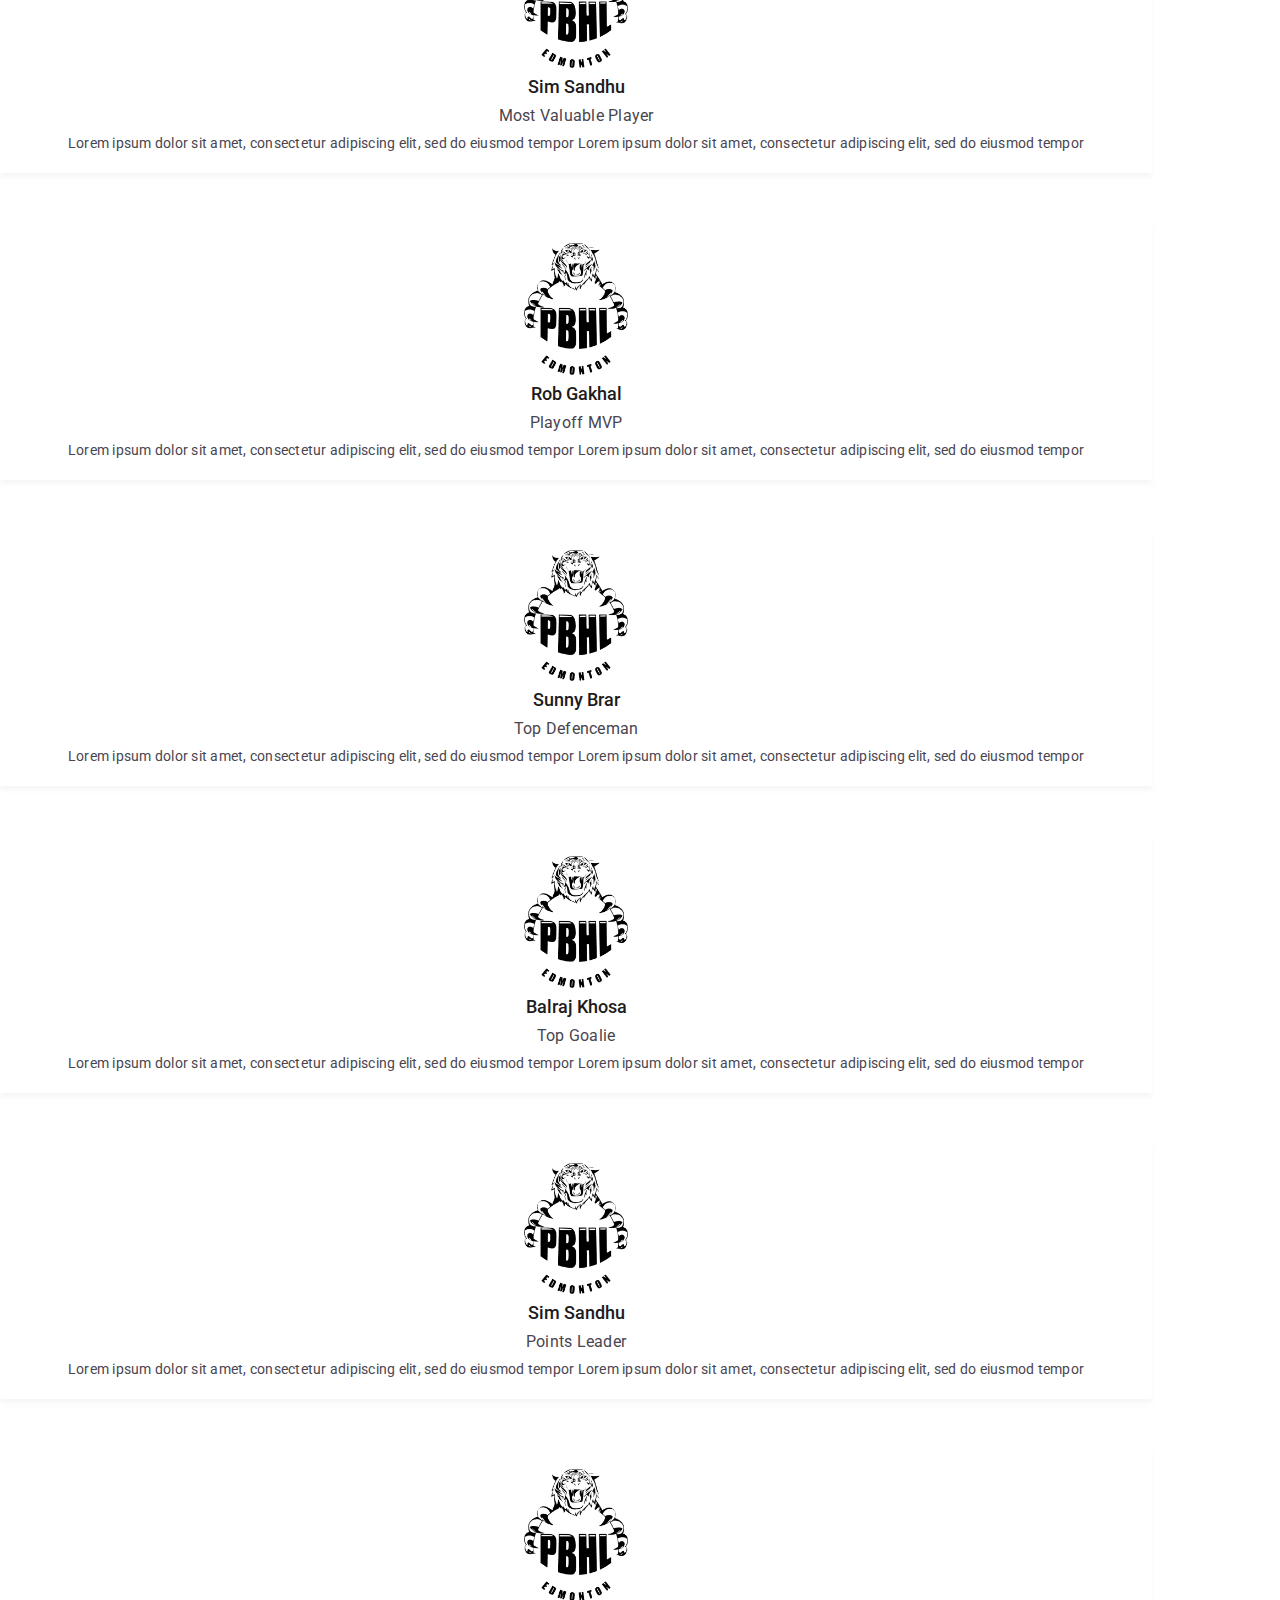
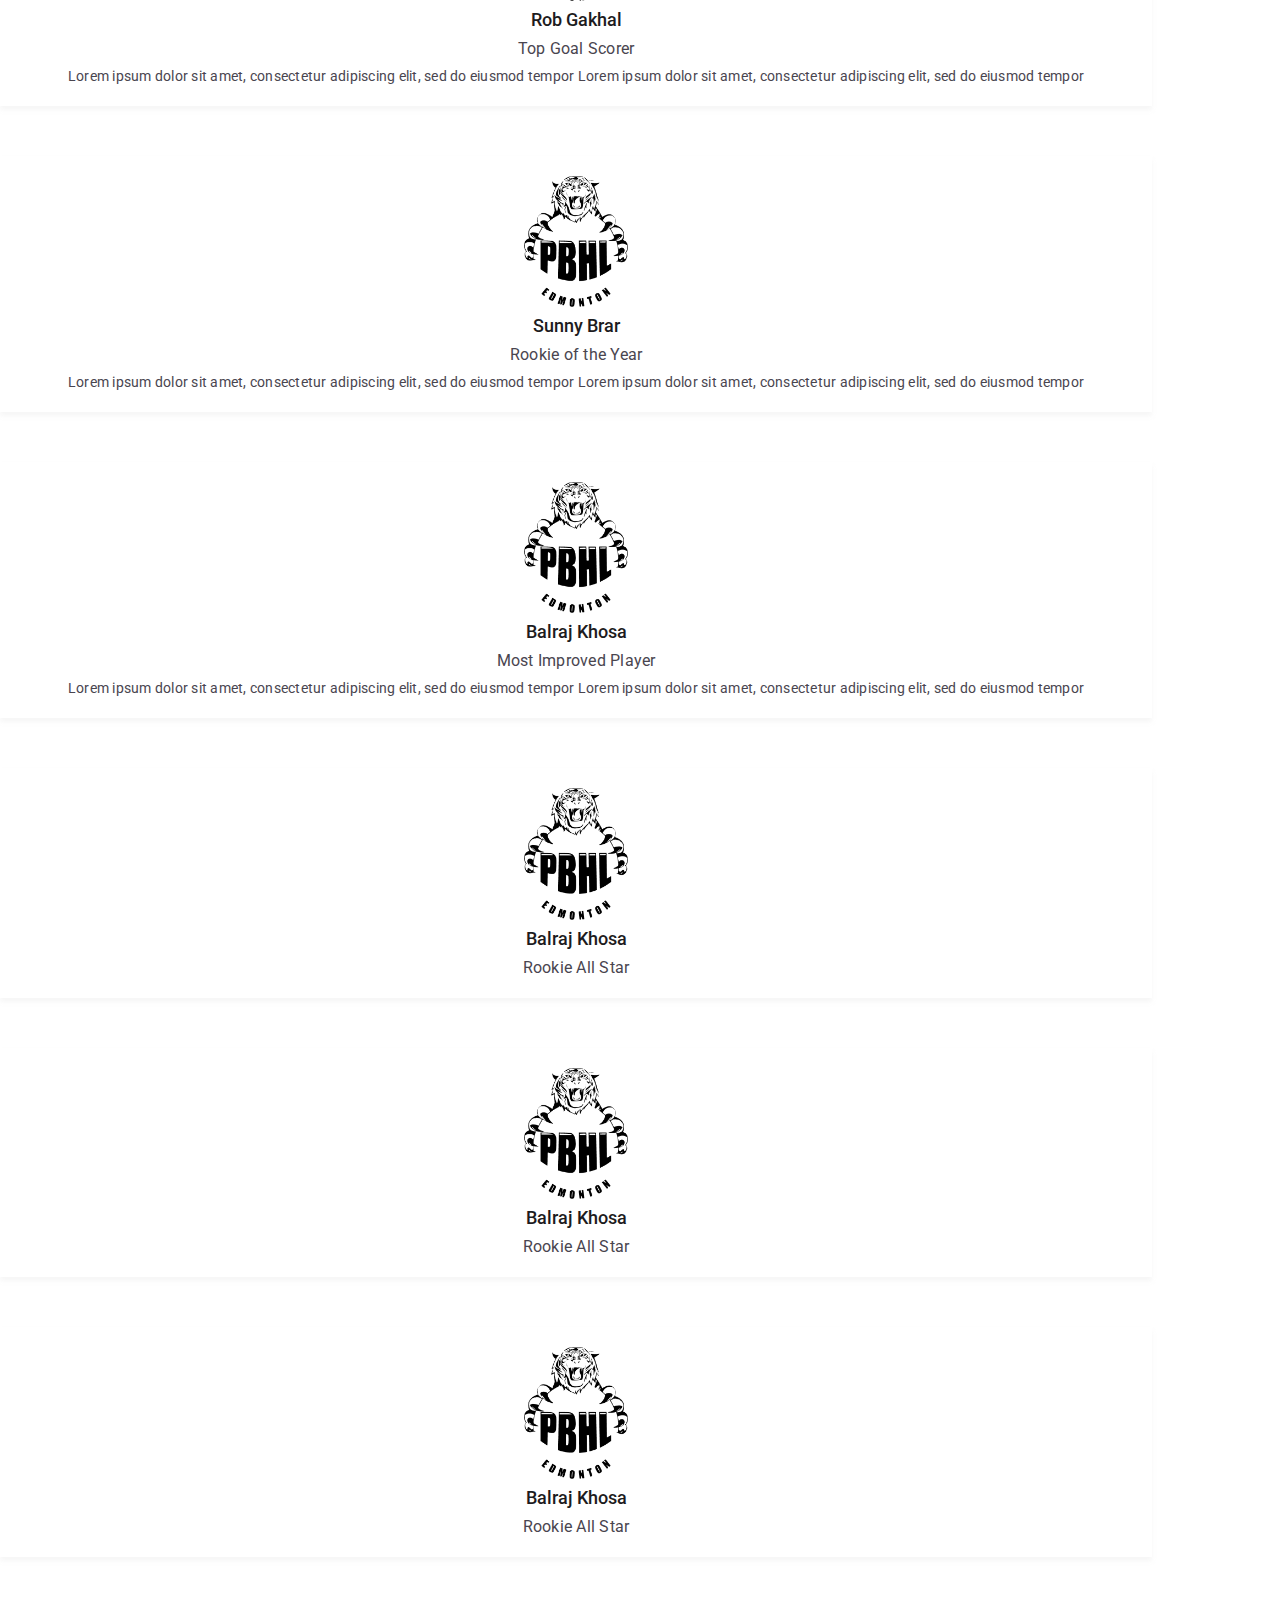
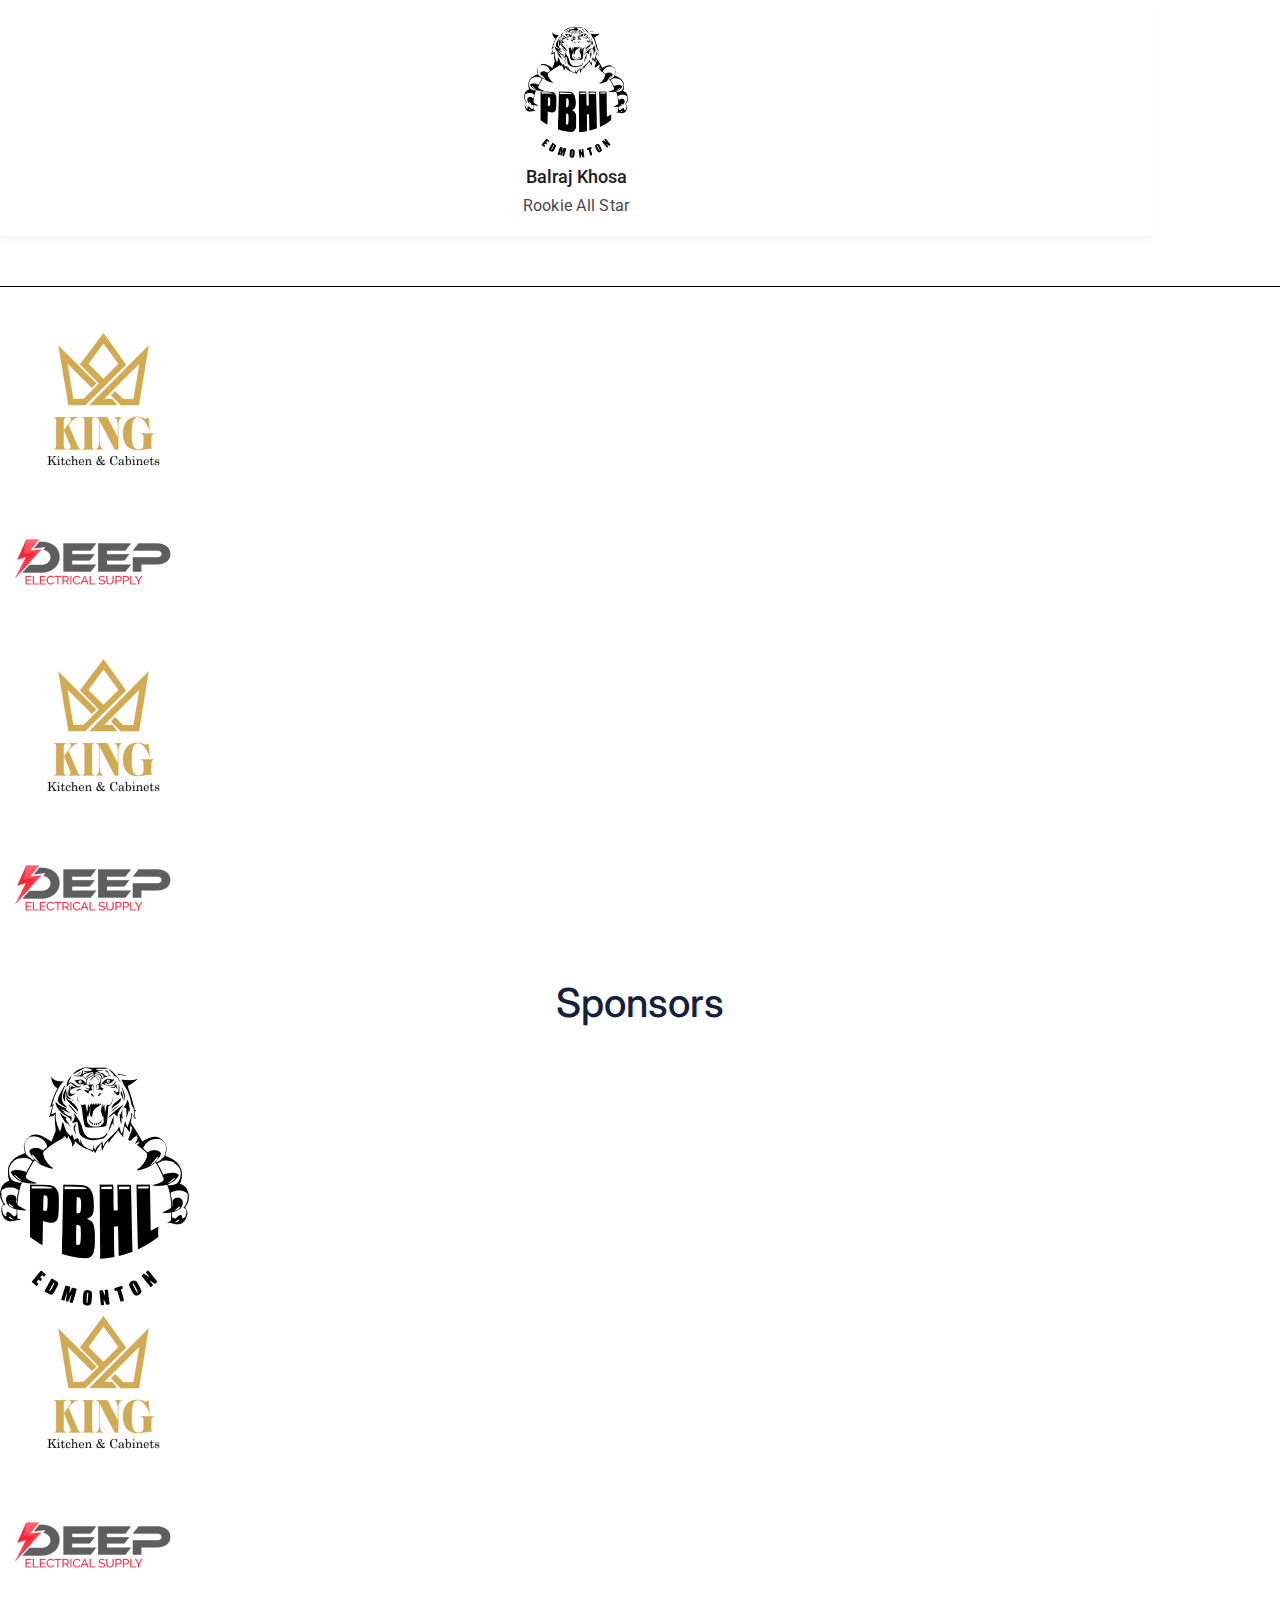
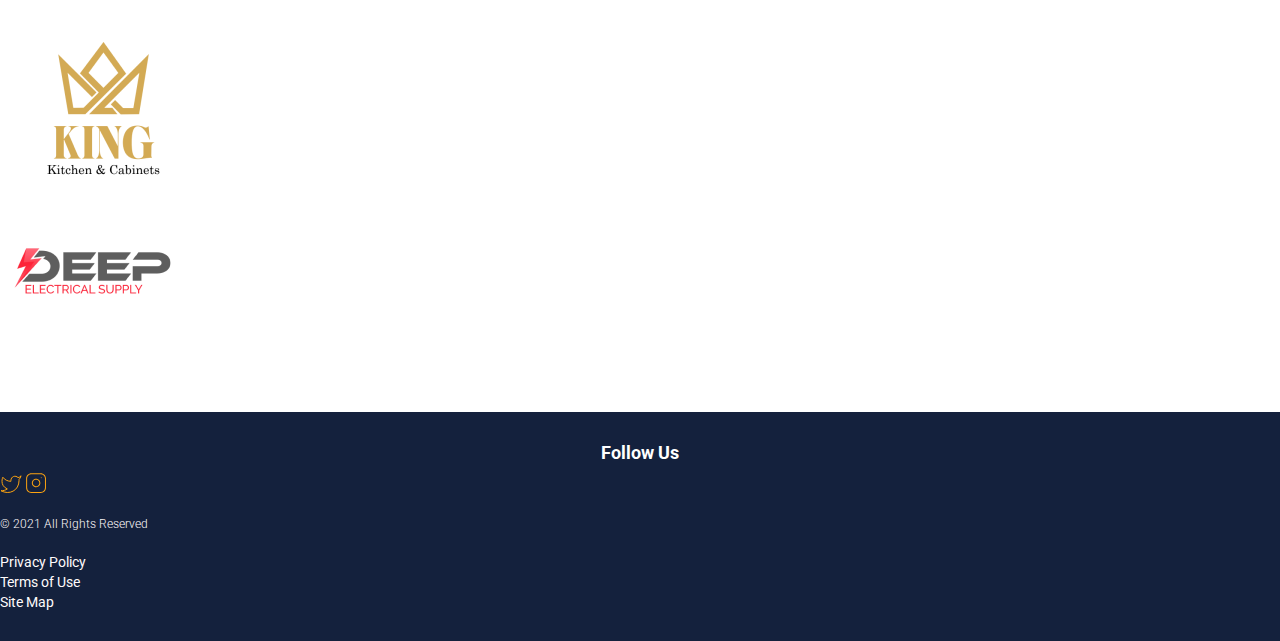
<file: awards.html>
<!DOCTYPE html>
<html lang="en">

<head>
    <meta charset="UTF-8">
    <meta name="viewport" content="width=device-width, initial-scale=1.0">
    <!--====== bootstrap css ======-->
    <link href="https://cdn.jsdelivr.net/npm/bootstrap@5.1.3/dist/css/bootstrap.min.css" rel="stylesheet"
        integrity="sha384-1BmE4kWBq78iYhFldvKuhfTAU6auU8tT94WrHftjDbrCEXSU1oBoqyl2QvZ6jIW3" crossorigin="anonymous" />
    <!--====== owl.carousel css ======-->
    <link rel="stylesheet" href="https://cdnjs.cloudflare.com/ajax/libs/OwlCarousel2/2.3.4/assets/owl.carousel.min.css">
    <!--====== coustom css ======-->
    <link rel="stylesheet" href="./style.css">
    <!--====== responsive css ======-->
    <link rel="stylesheet" href="./responsive.css">
    <title>PBHL</title>
</head>

<body>

    <main>
        <nav class="top-nav">
            <div class="owl-carousel">
                <div class="item">
                    <div class="games-slot d-flex gap-2 align-items-center">
                        <span class="time">12:00 PM</span>
                        <div class="game w-100">
                            <div class="game-header d-flex justify-content-between">
                                <span>South Soccer Center</span>
                                <span>April 21 - Sat</span>
                            </div>
                            <div class="game-body">
                                <ul>
                                    <li class="d-flex justify-content-between">
                                        <p>PARTY</p>
                                        <span>0</span>
                                    </li>
                                    <li class="d-flex justify-content-between">
                                        <p>SOUTH PARK</p>
                                        <span>0</span>
                                    </li>
                                </ul>
                            </div>
                        </div>
                    </div>
                </div>
                <div class="item">
                    <div class="games-slot d-flex gap-2 align-items-center">
                        <span class="time">1:00 PM</span>
                        <div class="game w-100">
                            <div class="game-header d-flex justify-content-between">
                                <span>South Soccer Center</span>
                                <span>April 21 - Sat</span>
                            </div>
                            <div class="game-body">
                                <ul>
                                    <li class="d-flex justify-content-between">
                                        <p>DEEP</p>
                                        <span>0</span>
                                    </li>
                                    <li class="d-flex justify-content-between">
                                        <p>art</p>
                                        <span>0</span>
                                    </li>
                                </ul>
                            </div>
                        </div>
                    </div>
                </div>
                <div class="item">
                    <div class="games-slot d-flex gap-2 align-items-center">
                        <span class="time">12:00 PM</span>
                        <div class="game w-100">
                            <div class="game-header d-flex justify-content-between">
                                <span>South Soccer Center</span>
                                <span>April 21 - Sat</span>
                            </div>
                            <div class="game-body">
                                <ul>
                                    <li class="d-flex justify-content-between">
                                        <p>FORD</p>
                                        <span>0</span>
                                    </li>
                                    <li class="d-flex justify-content-between">
                                        <p>PARTY</p>
                                        <span>0</span>
                                    </li>
                                </ul>
                            </div>
                        </div>
                    </div>
                </div>
                <div class="item">
                    <div class="games-slot d-flex gap-2 align-items-center">
                        <span class="time">3:00 PM</span>
                        <div class="game w-100">
                            <div class="game-header d-flex justify-content-between">
                                <span>South Soccer Center</span>
                                <span>April 21 - Sat</span>
                            </div>
                            <div class="game-body">
                                <ul>
                                    <li class="d-flex justify-content-between">
                                        <p>TEAM 1</p>
                                        <span>0</span>
                                    </li>
                                    <li class="d-flex justify-content-between">
                                        <p>TEAM 2</p>
                                        <span>0</span>
                                    </li>
                                </ul>
                            </div>
                        </div>
                    </div>
                </div>

            </div>
        </nav>
        <div class="main-nav">
            <nav class="navbar navbar-expand-xl  text-brand  container">
                <a class="navbar-brand text-brand" href="./index.html">
                    <img src="./assets/img/logo-sm.png" alt="">
                </a>
                <div class="d-flex gap-1 align-items-center">
                    <ul
                        class="navbar-nav align-items-center  mb-lg-0 gap-3 text-uppercase d-flex flex-row sm-navbar-nav">

                        <li class="nav-item">
                            <a class="nav-link" href="./schedule.html" target="_self" title="">Schedule</a>
                        </li>
                        <li class="nav-item">
                            <a class="nav-link" href="./goalie-stats.html" target="_self" title="">Stats</a>
                        </li>
                        <li class="nav-item">
                            <a class="nav-link" href="#" target="_self" title="">Teams</a>
                        </li>

                    </ul>
                    <button class="navbar-toggler bg-transparent text-black px-3 py-2 text-white" type="button"
                        data-bs-toggle="offcanvas" data-bs-target="#navbarOffcanvas" aria-controls="navbarOffcanvas"
                        aria-expanded="false" aria-label="Toggle navigation">
                        <svg xmlns="http://www.w3.org/2000/svg" fill="none" width="30px" viewBox="0 0 24 24"
                            stroke-width="1.5" stroke="currentColor" class="w-6 h-6">
                            <path stroke-linecap="round" stroke-linejoin="round"
                                d="M3.75 6.75h16.5M3.75 12h16.5m-16.5 5.25h16.5" />
                        </svg>
                    </button>
                </div>
                <div class="offcanvas offcanvas-end" id="navbarOffcanvas" tabindex="-1"
                    aria-labelledby="offcanvasNavbarLabel">
                    <div class="offcanvas-header">
                        <button type="button" class=" bg-transparent text-white" data-bs-dismiss="offcanvas"
                            aria-label="Close">
                            <svg xmlns="http://www.w3.org/2000/svg" fill="none" viewBox="0 0 24 24" stroke-width="1.5"
                                width="30" stroke="currentColor" class="w-6 h-6">
                                <path stroke-linecap="round" stroke-linejoin="round" d="M6 18 18 6M6 6l12 12" />
                            </svg>
                        </button>
                    </div>
                    <div class="offcanvas-body">
                        <div class="navbar-nav justify-content-end flex-grow-1 pe-3">
                            <ul class="navbar-nav align-items-center mb-2 mb-lg-0 gap-3 text-uppercase">
                                <li class="nav-item">
                                    <a class="nav-link active" href="./index.html" target="_self" title="">Home</a>
                                </li>
                                <li class="nav-item">
                                    <a class="nav-link" href="#" target="_self" title="">Blog</a>
                                </li>
                                <li class="nav-item">
                                    <a class="nav-link" href="./schedule.html" target="_self" title="">Schedule</a>
                                </li>
                                <li class="nav-item">
                                    <a class="nav-link" href="./standings.html" target="_self" title="">Standings</a>
                                </li>
                                <li class="nav-item dropdown">
                                    <a class="nav-link dropdown-toggle text-base" href="#" id="serviceNavDropdown"
                                        role="button" data-bs-toggle="dropdown" aria-expanded="false">
                                        Teams
                                    </a>
                                    <ul class="dropdown-menu dropdown-menu-end animate slideIn"
                                        aria-labelledby="serviceNavDropdown">
                                        <li>
                                            <a href="#" class="dropdown-item">Teams 1</a>
                                        </li>
                                        <li>
                                            <a href="#" class="dropdown-item">Teams 2</a>
                                        </li>
                                        <li>
                                            <a href="#" class="dropdown-item">Teams 3</a>
                                        </li>
                                        <li>
                                            <a href="#" class="dropdown-item">Teams 4</a>
                                        </li>

                                    </ul>
                                </li>
                                <li class="nav-item dropdown">
                                    <a class="nav-link dropdown-toggle text-base" href="#" id="serviceNavDropdown"
                                        role="button" data-bs-toggle="dropdown" aria-expanded="false">
                                        Stats
                                    </a>
                                    <ul class="dropdown-menu dropdown-menu-end animate slideIn"
                                        aria-labelledby="serviceNavDropdown">
                                        <li>
                                            <a href="./goalie-stats.html" class="dropdown-item">Goalie Stats</a>
                                        </li>
                                        <li>
                                            <a href="./player-stats.html" class="dropdown-item">Player Stats</a>
                                        </li>


                                    </ul>
                                </li>
                                <li class="nav-item">
                                    <a class="nav-link" href="./rules.html" target="_self" title="">Rules</a>
                                </li>
                                <li class="nav-item">
                                    <a class="nav-link" href="./awards.html" target="_self" title="">Awards</a>
                                </li>
                                <li class="nav-item">
                                    <a class="nav-link" href="./sponsors.html" target="_self" title="">Sponsors</a>
                                </li>
                                <li class="nav-item dropdown">
                                    <a class="nav-link dropdown-toggle text-base" href="#" id="serviceNavDropdown"
                                        role="button" data-bs-toggle="dropdown" aria-expanded="false">
                                        Alumni
                                    </a>
                                    <ul class="dropdown-menu dropdown-menu-end animate slideIn"
                                        aria-labelledby="serviceNavDropdown">
                                        <li>
                                            <a href="#" class="dropdown-item">Alumni 1</a>
                                        </li>
                                        <li>
                                            <a href="#" class="dropdown-item">Alumni 2</a>
                                        </li>
                                        <li>
                                            <a href="#" class="dropdown-item">Alumni 3</a>
                                        </li>
                                        <li>
                                            <a href="#" class="dropdown-item">Alumni 4</a>
                                        </li>

                                    </ul>
                                </li>
                                <li class="nav-item">
                                    <a class="nav-link" href="#" target="_self" title="">Wavier</a>
                                </li>
                            </ul>
                        </div>
                    </div>
                </div>
            </nav>
        </div>
        <div class="sub-hero sub-hero-awards ">
            <div class="container py-5">
                <div class="d-flex flex-column sub-hero-awards-content-wrapper">
                    <h1>Awards</h1>

                    <div class="py-5 sub-hero-awards-content">

                        <div class="row awards-hero-row ">
                            <div class="col-md-6">
                                <div class="awards-text-content">
                                    <span>2023</span>
                                    <h2>Deep Electrical</h2>
                                    <h4>PBHL EJ CUP CHAMPIONS</h4>
                                    <p>
                                        Lorem ipsum dolor sit amet consectetur adipiscing eli mattis sit phasellus
                                        mollis
                                        sit
                                        aliquam sit nullam neque ultrices.
                                        <br>
                                        Lorem ipsum dolor sit amet consectetur adipiscing eli mattis sit phasellus
                                        mollis
                                        sit
                                        aliquam sit nullam neque ultrices.
                                        <br>
                                        Lorem ipsum dolor sit amet consectetur adipiscing eli mattis sit phasellus
                                        mollis
                                        sit
                                        aliquam sit nullam neque ultrices.
                                    </p>
                                </div>

                            </div>
                            <div class="col-md-6 awards-img-col">
                                <figure class="d-flex justify-content-center">
                                    <img src="./assets/img/awards-hero.jpeg" alt="" class="awards-hero-lg-img">
                                </figure>
                            </div>

                        </div>

                    </div>
                </div>
            </div>
        </div>
        <section class="section pb-0 pt-0">

            <div class="container ">
                <div class="heading awards-heading d-flex justify-content-between align-items-center">
                    <h2>
                        2023
                    </h2>
                </div>
            </div>
        </section>
        <section class="all-awards-section section">
            <div class="container">
                <div class="row">
                    <div class="col-md-3">
                        <div class="awards-box">
                            <figure>
                                <img src="./assets/img/PBHL_Logo 2.png" alt="">
                            </figure>
                            <h3>Sim Sandhu</h3>
                            <span>Most Valuable Player</span>
                            <p>
                                Lorem ipsum dolor sit amet, consectetur adipiscing elit, sed do eiusmod tempor Lorem
                                ipsum dolor sit amet, consectetur adipiscing elit, sed do eiusmod tempor
                            </p>
                        </div>
                    </div>
                    <div class="col-md-3">
                        <div class="awards-box">
                            <figure>
                                <img src="./assets/img/PBHL_Logo 2.png" alt="">
                            </figure>
                            <h3>Rob Gakhal</h3>
                            <span>Playoff MVP</span>
                            <p>
                                Lorem ipsum dolor sit amet, consectetur adipiscing elit, sed do eiusmod tempor Lorem
                                ipsum dolor sit amet, consectetur adipiscing elit, sed do eiusmod tempor
                            </p>
                        </div>
                    </div>
                    <div class="col-md-3">
                        <div class="awards-box">
                            <figure>
                                <img src="./assets/img/PBHL_Logo 2.png" alt="">
                            </figure>
                            <h3>Sunny Brar</h3>
                            <span>Top Defenceman</span>
                            <p>
                                Lorem ipsum dolor sit amet, consectetur adipiscing elit, sed do eiusmod tempor Lorem
                                ipsum dolor sit amet, consectetur adipiscing elit, sed do eiusmod tempor
                            </p>
                        </div>
                    </div>
                    <div class="col-md-3">
                        <div class="awards-box">
                            <figure>
                                <img src="./assets/img/PBHL_Logo 2.png" alt="">
                            </figure>
                            <h3>Balraj Khosa</h3>
                            <span>Top Goalie</span>
                            <p>
                                Lorem ipsum dolor sit amet, consectetur adipiscing elit, sed do eiusmod tempor Lorem
                                ipsum dolor sit amet, consectetur adipiscing elit, sed do eiusmod tempor
                            </p>
                        </div>
                    </div>
                    <div class="col-md-3">
                        <div class="awards-box">
                            <figure>
                                <img src="./assets/img/PBHL_Logo 2.png" alt="">
                            </figure>
                            <h3>Sim Sandhu</h3>
                            <span>Points Leader</span>
                            <p>
                                Lorem ipsum dolor sit amet, consectetur adipiscing elit, sed do eiusmod tempor Lorem
                                ipsum dolor sit amet, consectetur adipiscing elit, sed do eiusmod tempor
                            </p>
                        </div>
                    </div>
                    <div class="col-md-3">
                        <div class="awards-box">
                            <figure>
                                <img src="./assets/img/PBHL_Logo 2.png" alt="">
                            </figure>
                            <h3>Rob Gakhal</h3>
                            <span>Top Goal Scorer</span>
                            <p>
                                Lorem ipsum dolor sit amet, consectetur adipiscing elit, sed do eiusmod tempor Lorem
                                ipsum dolor sit amet, consectetur adipiscing elit, sed do eiusmod tempor
                            </p>
                        </div>
                    </div>
                    <div class="col-md-3">
                        <div class="awards-box">
                            <figure>
                                <img src="./assets/img/PBHL_Logo 2.png" alt="">
                            </figure>
                            <h3>Sunny Brar</h3>
                            <span>Rookie of the Year</span>
                            <p>
                                Lorem ipsum dolor sit amet, consectetur adipiscing elit, sed do eiusmod tempor Lorem
                                ipsum dolor sit amet, consectetur adipiscing elit, sed do eiusmod tempor
                            </p>
                        </div>
                    </div>
                    <div class="col-md-3">
                        <div class="awards-box">
                            <figure>
                                <img src="./assets/img/PBHL_Logo 2.png" alt="">
                            </figure>
                            <h3>Balraj Khosa</h3>
                            <span>Most Improved Player</span>
                            <p>
                                Lorem ipsum dolor sit amet, consectetur adipiscing elit, sed do eiusmod tempor Lorem
                                ipsum dolor sit amet, consectetur adipiscing elit, sed do eiusmod tempor
                            </p>
                        </div>
                    </div>
                    <div class="col-md-3">
                        <div class="awards-box">
                            <figure>
                                <img src="./assets/img/PBHL_Logo 2.png" alt="">
                            </figure>
                            <h3>Balraj Khosa</h3>
                            <span>Rookie All Star</span>
                        </div>
                    </div>
                    <div class="col-md-3">
                        <div class="awards-box">
                            <figure>
                                <img src="./assets/img/PBHL_Logo 2.png" alt="">
                            </figure>
                            <h3>Balraj Khosa</h3>
                            <span>Rookie All Star</span>
                        </div>
                    </div>
                    <div class="col-md-3">
                        <div class="awards-box">
                            <figure>
                                <img src="./assets/img/PBHL_Logo 2.png" alt="">
                            </figure>
                            <h3>Balraj Khosa</h3>
                            <span>Rookie All Star</span>
                        </div>
                    </div>
                    <div class="col-md-3">
                        <div class="awards-box">
                            <figure>
                                <img src="./assets/img/PBHL_Logo 2.png" alt="">
                            </figure>
                            <h3>Balraj Khosa</h3>
                            <span>Rookie All Star</span>
                        </div>
                    </div>
                </div>
            </div>
        </section>

        <section class="home-Sponsors">
            <div class="container">
                <div class="row">
                    <div class="col-md-5">
                        <div class="row">
                            <div class="col-md-6">
                                <figure class="Sponsors-img">
                                    <img src="./assets/img/Kitchen (1).png" alt="">
                                </figure>
                            </div>
                            <div class="col-md-6">
                                <figure class="Sponsors-img">
                                    <img src="./assets/img/deep 1.png" alt="">
                                </figure>
                            </div>
                            <div class="col-md-6">
                                <figure class="Sponsors-img">
                                    <img src="./assets/img/Kitchen (1).png" alt="">
                                </figure>
                            </div>
                            <div class="col-md-6">
                                <figure class="Sponsors-img">
                                    <img src="./assets/img/deep 1.png" alt="">
                                </figure>
                            </div>
                        </div>
                    </div>
                    <div class="col-md-2">
                        <h2>
                            Sponsors
                        </h2>
                        <figure>
                            <img src="./assets/img/PBHL_Logo 2.png" alt="">
                        </figure>
                    </div>
                    <div class="col-md-5">
                        <div class="row">
                            <div class="col-md-6">
                                <figure class="Sponsors-img">
                                    <img src="./assets/img/Kitchen (1).png" alt="">
                                </figure>
                            </div>
                            <div class="col-md-6">
                                <figure class="Sponsors-img">
                                    <img src="./assets/img/deep 1.png" alt="">
                                </figure>
                            </div>
                            <div class="col-md-6">
                                <figure class="Sponsors-img">
                                    <img src="./assets/img/Kitchen (1).png" alt="">
                                </figure>
                            </div>
                            <div class="col-md-6">
                                <figure class="Sponsors-img">
                                    <img src="./assets/img/deep 1.png" alt="">
                                </figure>
                            </div>
                        </div>
                    </div>
                </div>
            </div>
        </section>
        <footer class="footer">
            <div class="container">
                <div class="row flex-column align-items-center text-center">
                    <div class="col-md-5">
                        <div class="social-box">
                            <h3>Follow Us</h3>
                            <div class="icons d-flex gap-3 align-items-center justify-content-center">
                                <a href="#">
                                    <img src="./assets/img/twiter.svg" alt="">
                                </a>
                                <a href="#">
                                    <img src="./assets/img/instagram.svg" alt="">
                                </a>
                            </div>
                        </div>
                    </div>
                    <div class="col-md-5">
                        <p class="copyRight">
                            © 2021 All Rights Reserved
                        </p>
                    </div>
                    <div class="col-md-5">
                        <div class="links">
                            <ul class="d-flex justify-content-center align-items-center gap-3">
                                <li>
                                    <a href="#">
                                        Privacy Policy
                                    </a>
                                </li>
                                <li>
                                    <a href="#">
                                        Terms of Use
                                    </a>
                                </li>
                                <li>
                                    <a href="#">
                                        Site Map
                                    </a>
                                </li>
                            </ul>
                        </div>
                    </div>
                </div>
            </div>
        </footer>
    </main>

    <!--======  jquery js ======-->
    <script src="https://code.jquery.com/jquery-3.6.0.min.js"></script>
    <!--======  owl carousel js ======-->
    <script src="https://cdnjs.cloudflare.com/ajax/libs/OwlCarousel2/2.3.4/owl.carousel.min.js"></script>
    <!--======  bootstrap js ======-->
    <script src="https://cdn.jsdelivr.net/npm/bootstrap@5.1.3/dist/js/bootstrap.bundle.min.js"
        integrity="sha384-ka7Sk0Gln4gmtz2MlQnikT1wXgYsOg+OMhuP+IlRH9sENBO0LRn5q+8nbTov4+1p" crossorigin="anonymous">
    </script>

    <script>
        setTimeout(function () {
            $(".owl-carousel").owlCarousel({
                loop: true,
                margin: 10,
                responsiveClass: true,
                items: 4,
                dots: false,
                nav: true,
                navText: ["<img src='./assets/img/left-arrow.svg'>",
                    "<img src='./assets/img/right-arrow.svg'>"
                ],
                responsive: {
                    0: {
                        items: 1,
                        nav: true,
                    },
                    600: {
                        items: 2,
                        nav: true,
                    },
                    1000: {
                        items: 4,
                        nav: true,
                        loop: true,
                    },
                },
            });
        }, 500);
    </script>
</body>

</html>
</file>
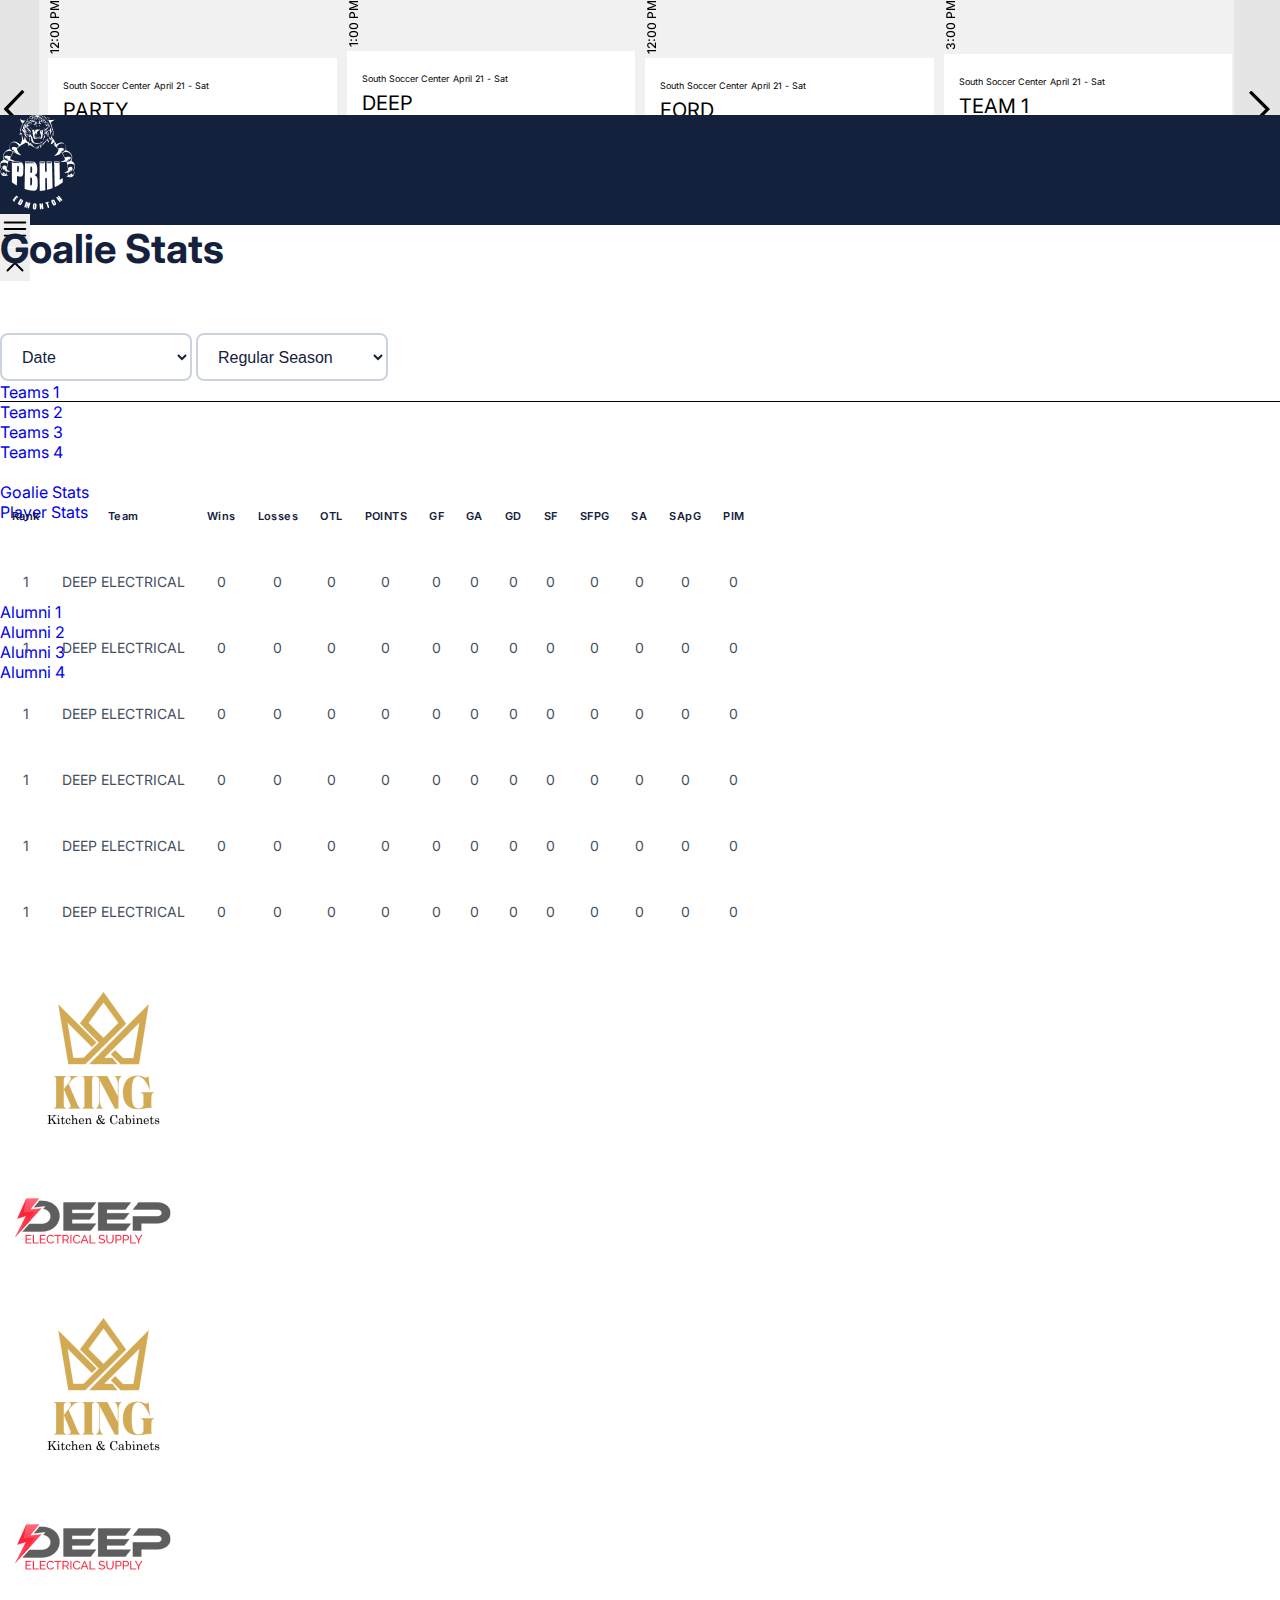
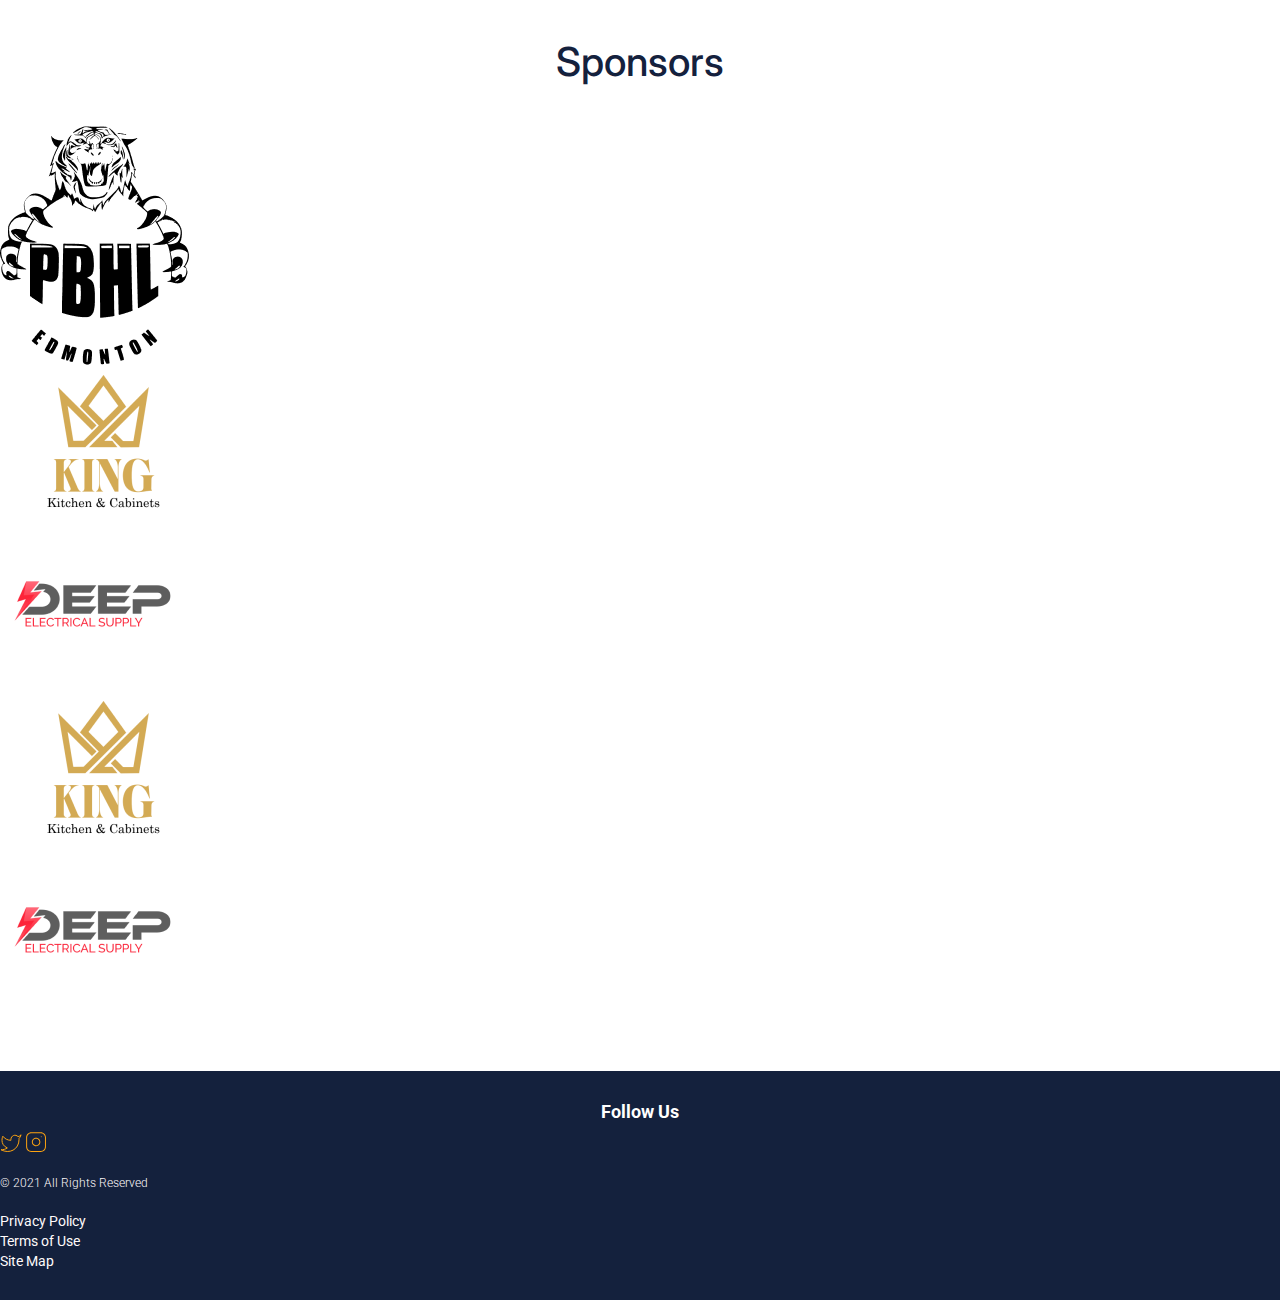
<file: goalie-stats.html>
<!DOCTYPE html>
<html lang="en">

<head>
    <meta charset="UTF-8">
    <meta name="viewport" content="width=device-width, initial-scale=1.0">
    <!--====== bootstrap css ======-->
    <link href="https://cdn.jsdelivr.net/npm/bootstrap@5.1.3/dist/css/bootstrap.min.css" rel="stylesheet"
        integrity="sha384-1BmE4kWBq78iYhFldvKuhfTAU6auU8tT94WrHftjDbrCEXSU1oBoqyl2QvZ6jIW3" crossorigin="anonymous" />
    <!--====== owl.carousel css ======-->
    <link rel="stylesheet" href="https://cdnjs.cloudflare.com/ajax/libs/OwlCarousel2/2.3.4/assets/owl.carousel.min.css">
    <!--====== coustom css ======-->
    <link rel="stylesheet" href="./style.css">
    <!--====== responsive css ======-->
    <link rel="stylesheet" href="./responsive.css">
    <title>PBHL</title>
</head>

<body>

    <main>
        <nav class="top-nav">
            <div class="owl-carousel">
                <div class="item">
                    <div class="games-slot d-flex gap-2 align-items-center">
                        <span class="time">12:00 PM</span>
                        <div class="game w-100">
                            <div class="game-header d-flex justify-content-between">
                                <span>South Soccer Center</span>
                                <span>April 21 - Sat</span>
                            </div>
                            <div class="game-body">
                                <ul>
                                    <li class="d-flex justify-content-between">
                                        <p>PARTY</p>
                                        <span>0</span>
                                    </li>
                                    <li class="d-flex justify-content-between">
                                        <p>SOUTH PARK</p>
                                        <span>0</span>
                                    </li>
                                </ul>
                            </div>
                        </div>
                    </div>
                </div>
                <div class="item">
                    <div class="games-slot d-flex gap-2 align-items-center">
                        <span class="time">1:00 PM</span>
                        <div class="game w-100">
                            <div class="game-header d-flex justify-content-between">
                                <span>South Soccer Center</span>
                                <span>April 21 - Sat</span>
                            </div>
                            <div class="game-body">
                                <ul>
                                    <li class="d-flex justify-content-between">
                                        <p>DEEP</p>
                                        <span>0</span>
                                    </li>
                                    <li class="d-flex justify-content-between">
                                        <p>art</p>
                                        <span>0</span>
                                    </li>
                                </ul>
                            </div>
                        </div>
                    </div>
                </div>
                <div class="item">
                    <div class="games-slot d-flex gap-2 align-items-center">
                        <span class="time">12:00 PM</span>
                        <div class="game w-100">
                            <div class="game-header d-flex justify-content-between">
                                <span>South Soccer Center</span>
                                <span>April 21 - Sat</span>
                            </div>
                            <div class="game-body">
                                <ul>
                                    <li class="d-flex justify-content-between">
                                        <p>FORD</p>
                                        <span>0</span>
                                    </li>
                                    <li class="d-flex justify-content-between">
                                        <p>PARTY</p>
                                        <span>0</span>
                                    </li>
                                </ul>
                            </div>
                        </div>
                    </div>
                </div>
                <div class="item">
                    <div class="games-slot d-flex gap-2 align-items-center">
                        <span class="time">3:00 PM</span>
                        <div class="game w-100">
                            <div class="game-header d-flex justify-content-between">
                                <span>South Soccer Center</span>
                                <span>April 21 - Sat</span>
                            </div>
                            <div class="game-body">
                                <ul>
                                    <li class="d-flex justify-content-between">
                                        <p>TEAM 1</p>
                                        <span>0</span>
                                    </li>
                                    <li class="d-flex justify-content-between">
                                        <p>TEAM 2</p>
                                        <span>0</span>
                                    </li>
                                </ul>
                            </div>
                        </div>
                    </div>
                </div>

            </div>
        </nav>
        <div class="main-nav">
            <nav class="navbar navbar-expand-xl  text-brand  container">
                <a class="navbar-brand text-brand" href="./index.html">
                    <img src="./assets/img/logo-sm.png" alt="">
                </a>
                <div class="d-flex gap-1 align-items-center">
                    <ul
                        class="navbar-nav align-items-center  mb-lg-0 gap-3 text-uppercase d-flex flex-row sm-navbar-nav">

                        <li class="nav-item">
                            <a class="nav-link" href="./schedule.html" target="_self" title="">Schedule</a>
                        </li>
                        <li class="nav-item">
                            <a class="nav-link" href="./goalie-stats.html" target="_self" title="">Stats</a>
                        </li>
                        <li class="nav-item">
                            <a class="nav-link" href="#" target="_self" title="">Teams</a>
                        </li>

                    </ul>
                    <button class="navbar-toggler bg-transparent text-black px-3 py-2 text-white" type="button"
                        data-bs-toggle="offcanvas" data-bs-target="#navbarOffcanvas" aria-controls="navbarOffcanvas"
                        aria-expanded="false" aria-label="Toggle navigation">
                        <svg xmlns="http://www.w3.org/2000/svg" fill="none" width="30px" viewBox="0 0 24 24"
                            stroke-width="1.5" stroke="currentColor" class="w-6 h-6">
                            <path stroke-linecap="round" stroke-linejoin="round"
                                d="M3.75 6.75h16.5M3.75 12h16.5m-16.5 5.25h16.5" />
                        </svg>
                    </button>
                </div>
                <div class="offcanvas offcanvas-end" id="navbarOffcanvas" tabindex="-1"
                    aria-labelledby="offcanvasNavbarLabel">
                    <div class="offcanvas-header">
                        <button type="button" class=" bg-transparent text-white" data-bs-dismiss="offcanvas"
                            aria-label="Close">
                            <svg xmlns="http://www.w3.org/2000/svg" fill="none" viewBox="0 0 24 24" stroke-width="1.5"
                                width="30" stroke="currentColor" class="w-6 h-6">
                                <path stroke-linecap="round" stroke-linejoin="round" d="M6 18 18 6M6 6l12 12" />
                            </svg>
                        </button>
                    </div>
                    <div class="offcanvas-body">
                        <div class="navbar-nav justify-content-end flex-grow-1 pe-3">
                            <ul class="navbar-nav align-items-center mb-2 mb-lg-0 gap-3 text-uppercase">
                                <li class="nav-item">
                                    <a class="nav-link active" href="./index.html" target="_self" title="">Home</a>
                                </li>
                                <li class="nav-item">
                                    <a class="nav-link" href="#" target="_self" title="">Blog</a>
                                </li>
                                <li class="nav-item">
                                    <a class="nav-link" href="./schedule.html" target="_self" title="">Schedule</a>
                                </li>
                                <li class="nav-item">
                                    <a class="nav-link" href="./standings.html" target="_self" title="">Standings</a>
                                </li>
                                <li class="nav-item dropdown">
                                    <a class="nav-link dropdown-toggle text-base" href="#" id="serviceNavDropdown"
                                        role="button" data-bs-toggle="dropdown" aria-expanded="false">
                                        Teams
                                    </a>
                                    <ul class="dropdown-menu dropdown-menu-end animate slideIn"
                                        aria-labelledby="serviceNavDropdown">
                                        <li>
                                            <a href="#" class="dropdown-item">Teams 1</a>
                                        </li>
                                        <li>
                                            <a href="#" class="dropdown-item">Teams 2</a>
                                        </li>
                                        <li>
                                            <a href="#" class="dropdown-item">Teams 3</a>
                                        </li>
                                        <li>
                                            <a href="#" class="dropdown-item">Teams 4</a>
                                        </li>

                                    </ul>
                                </li>
                                <li class="nav-item dropdown">
                                    <a class="nav-link dropdown-toggle text-base" href="#" id="serviceNavDropdown"
                                        role="button" data-bs-toggle="dropdown" aria-expanded="false">
                                        Stats
                                    </a>
                                    <ul class="dropdown-menu dropdown-menu-end animate slideIn"
                                        aria-labelledby="serviceNavDropdown">
                                        <li>
                                            <a href="./goalie-stats.html" class="dropdown-item">Goalie Stats</a>
                                        </li>
                                        <li>
                                            <a href="./player-stats.html" class="dropdown-item">Player Stats</a>
                                        </li>


                                    </ul>
                                </li>
                                <li class="nav-item">
                                    <a class="nav-link" href="./rules.html" target="_self" title="">Rules</a>
                                </li>
                                <li class="nav-item">
                                    <a class="nav-link" href="./awards.html" target="_self" title="">Awards</a>
                                </li>
                                <li class="nav-item">
                                    <a class="nav-link" href="./sponsors.html" target="_self" title="">Sponsors</a>
                                </li>
                                <li class="nav-item dropdown">
                                    <a class="nav-link dropdown-toggle text-base" href="#" id="serviceNavDropdown"
                                        role="button" data-bs-toggle="dropdown" aria-expanded="false">
                                        Alumni
                                    </a>
                                    <ul class="dropdown-menu dropdown-menu-end animate slideIn"
                                        aria-labelledby="serviceNavDropdown">
                                        <li>
                                            <a href="#" class="dropdown-item">Alumni 1</a>
                                        </li>
                                        <li>
                                            <a href="#" class="dropdown-item">Alumni 2</a>
                                        </li>
                                        <li>
                                            <a href="#" class="dropdown-item">Alumni 3</a>
                                        </li>
                                        <li>
                                            <a href="#" class="dropdown-item">Alumni 4</a>
                                        </li>

                                    </ul>
                                </li>
                                <li class="nav-item">
                                    <a class="nav-link" href="#" target="_self" title="">Wavier</a>
                                </li>
                            </ul>
                        </div>
                    </div>
                </div>
            </nav>
        </div>
        <div class="sub-hero">
            <div class="container py-5">
                <h1>Goalie Stats</h1>
            </div>
        </div>
        <section class="section pb-0 pt-0  player-stats-heading ">

            <div class="container ">
                <div class="heading d-flex justify-content-start gap-4 align-items-center border-0">

                    <select name="" id="">
                        <option selected>Date</option>
                        <option value="">2024</option>
                        <option value="">2023</option>
                        <option value="">2022</option>
                    </select>
                    <select name="" id="">
                        <option selected>Regular Season</option>
                        <option value="">Season 1</option>
                        <option value="">Season 2 </option>
                        <option value="">Season 3</option>
                    </select>

                </div>
                <div class="row">

                </div>
            </div>
        </section>
        <section class="section standings-table-sec pt-0">
            <div class="container">
                <div class="table-responsive">
                    <table class="table table-striped standings-table">
                        <thead>
                            <tr>
                                <th scope="col">Rank</th>
                                <th scope="col">Team</th>
                                <th scope="col">Wins</th>
                                <th scope="col">Losses</th>
                                <th scope="col">OTL</th>
                                <th scope="col">POINTS</th>
                                <th scope="col">GF</th>
                                <th scope="col">GA</th>
                                <th scope="col">GD</th>
                                <th scope="col">SF</th>
                                <th scope="col">SFPG</th>
                                <th scope="col">SA</th>
                                <th scope="col">SApG</th>
                                <th scope="col">PIM</th>
                            </tr>
                        </thead>
                        <tbody>
                            <tr>
                                <td>1</td>
                                <td>DEEP ELECTRICAL</td>
                                <td>0</td>
                                <td>0</td>
                                <td>0</td>
                                <td class="">0</td>
                                <td>0</td>
                                <td>0</td>
                                <td>0</td>
                                <td>0</td>
                                <td>0</td>
                                <td>0</td>
                                <td>0</td>
                                <td>0</td>
                            </tr>
                            <tr>
                                <td>1</td>
                                <td>DEEP ELECTRICAL</td>
                                <td>0</td>
                                <td>0</td>
                                <td>0</td>
                                <td class="">0</td>
                                <td>0</td>
                                <td>0</td>
                                <td>0</td>
                                <td>0</td>
                                <td>0</td>
                                <td>0</td>
                                <td>0</td>
                                <td>0</td>
                            </tr>

                            <tr>
                                <td>1</td>
                                <td>DEEP ELECTRICAL</td>
                                <td>0</td>
                                <td>0</td>
                                <td>0</td>
                                <td class="">0</td>
                                <td>0</td>
                                <td>0</td>
                                <td>0</td>
                                <td>0</td>
                                <td>0</td>
                                <td>0</td>
                                <td>0</td>
                                <td>0</td>
                            </tr>

                            <tr>
                                <td>1</td>
                                <td>DEEP ELECTRICAL</td>
                                <td>0</td>
                                <td>0</td>
                                <td>0</td>
                                <td class="">0</td>
                                <td>0</td>
                                <td>0</td>
                                <td>0</td>
                                <td>0</td>
                                <td>0</td>
                                <td>0</td>
                                <td>0</td>
                                <td>0</td>
                            </tr>

                            <tr>
                                <td>1</td>
                                <td>DEEP ELECTRICAL</td>
                                <td>0</td>
                                <td>0</td>
                                <td>0</td>
                                <td class="">0</td>
                                <td>0</td>
                                <td>0</td>
                                <td>0</td>
                                <td>0</td>
                                <td>0</td>
                                <td>0</td>
                                <td>0</td>
                                <td>0</td>
                            </tr>

                            <tr>
                                <td>1</td>
                                <td>DEEP ELECTRICAL</td>
                                <td>0</td>
                                <td>0</td>
                                <td>0</td>
                                <td class="">0</td>
                                <td>0</td>
                                <td>0</td>
                                <td>0</td>
                                <td>0</td>
                                <td>0</td>
                                <td>0</td>
                                <td>0</td>
                                <td>0</td>
                            </tr>


                        </tbody>
                    </table>
                </div>
            </div>
        </section>

        <section class="home-Sponsors">
            <div class="container">
                <div class="row">
                    <div class="col-md-5">
                        <div class="row">
                            <div class="col-md-6">
                                <figure class="Sponsors-img">
                                    <img src="./assets/img/Kitchen (1).png" alt="">
                                </figure>
                            </div>
                            <div class="col-md-6">
                                <figure class="Sponsors-img">
                                    <img src="./assets/img/deep 1.png" alt="">
                                </figure>
                            </div>
                            <div class="col-md-6">
                                <figure class="Sponsors-img">
                                    <img src="./assets/img/Kitchen (1).png" alt="">
                                </figure>
                            </div>
                            <div class="col-md-6">
                                <figure class="Sponsors-img">
                                    <img src="./assets/img/deep 1.png" alt="">
                                </figure>
                            </div>
                        </div>
                    </div>
                    <div class="col-md-2">
                        <h2>
                            Sponsors
                        </h2>
                        <figure>
                            <img src="./assets/img/PBHL_Logo 2.png" alt="">
                        </figure>
                    </div>
                    <div class="col-md-5">
                        <div class="row">
                            <div class="col-md-6">
                                <figure class="Sponsors-img">
                                    <img src="./assets/img/Kitchen (1).png" alt="">
                                </figure>
                            </div>
                            <div class="col-md-6">
                                <figure class="Sponsors-img">
                                    <img src="./assets/img/deep 1.png" alt="">
                                </figure>
                            </div>
                            <div class="col-md-6">
                                <figure class="Sponsors-img">
                                    <img src="./assets/img/Kitchen (1).png" alt="">
                                </figure>
                            </div>
                            <div class="col-md-6">
                                <figure class="Sponsors-img">
                                    <img src="./assets/img/deep 1.png" alt="">
                                </figure>
                            </div>
                        </div>
                    </div>
                </div>
            </div>
        </section>
        <footer class="footer">
            <div class="container">
                <div class="row flex-column align-items-center text-center">
                    <div class="col-md-5">
                        <div class="social-box">
                            <h3>Follow Us</h3>
                            <div class="icons d-flex gap-3 align-items-center justify-content-center">
                                <a href="#">
                                    <img src="./assets/img/twiter.svg" alt="">
                                </a>
                                <a href="#">
                                    <img src="./assets/img/instagram.svg" alt="">
                                </a>
                            </div>
                        </div>
                    </div>
                    <div class="col-md-5">
                        <p class="copyRight">
                            © 2021 All Rights Reserved
                        </p>
                    </div>
                    <div class="col-md-5">
                        <div class="links">
                            <ul class="d-flex justify-content-center align-items-center gap-3">
                                <li>
                                    <a href="#">
                                        Privacy Policy
                                    </a>
                                </li>
                                <li>
                                    <a href="#">
                                        Terms of Use
                                    </a>
                                </li>
                                <li>
                                    <a href="#">
                                        Site Map
                                    </a>
                                </li>
                            </ul>
                        </div>
                    </div>
                </div>
            </div>
        </footer>
    </main>

    <!--======  jquery js ======-->
    <script src="https://code.jquery.com/jquery-3.6.0.min.js"></script>
    <!--======  owl carousel js ======-->
    <script src="https://cdnjs.cloudflare.com/ajax/libs/OwlCarousel2/2.3.4/owl.carousel.min.js"></script>
    <!--======  bootstrap js ======-->
    <script src="https://cdn.jsdelivr.net/npm/bootstrap@5.1.3/dist/js/bootstrap.bundle.min.js"
        integrity="sha384-ka7Sk0Gln4gmtz2MlQnikT1wXgYsOg+OMhuP+IlRH9sENBO0LRn5q+8nbTov4+1p" crossorigin="anonymous">
    </script>

    <script>
        setTimeout(function () {
            $(".owl-carousel").owlCarousel({
                loop: true,
                margin: 10,
                responsiveClass: true,
                items: 4,
                dots: false,
                nav: true,
                navText: ["<img src='./assets/img/left-arrow.svg'>",
                    "<img src='./assets/img/right-arrow.svg'>"
                ],
                responsive: {
                    0: {
                        items: 1,
                        nav: true,
                    },
                    600: {
                        items: 2,
                        nav: true,
                    },
                    1000: {
                        items: 4,
                        nav: true,
                        loop: true,
                    },
                },
            });
        }, 500);
    </script>
</body>

</html>
</file>
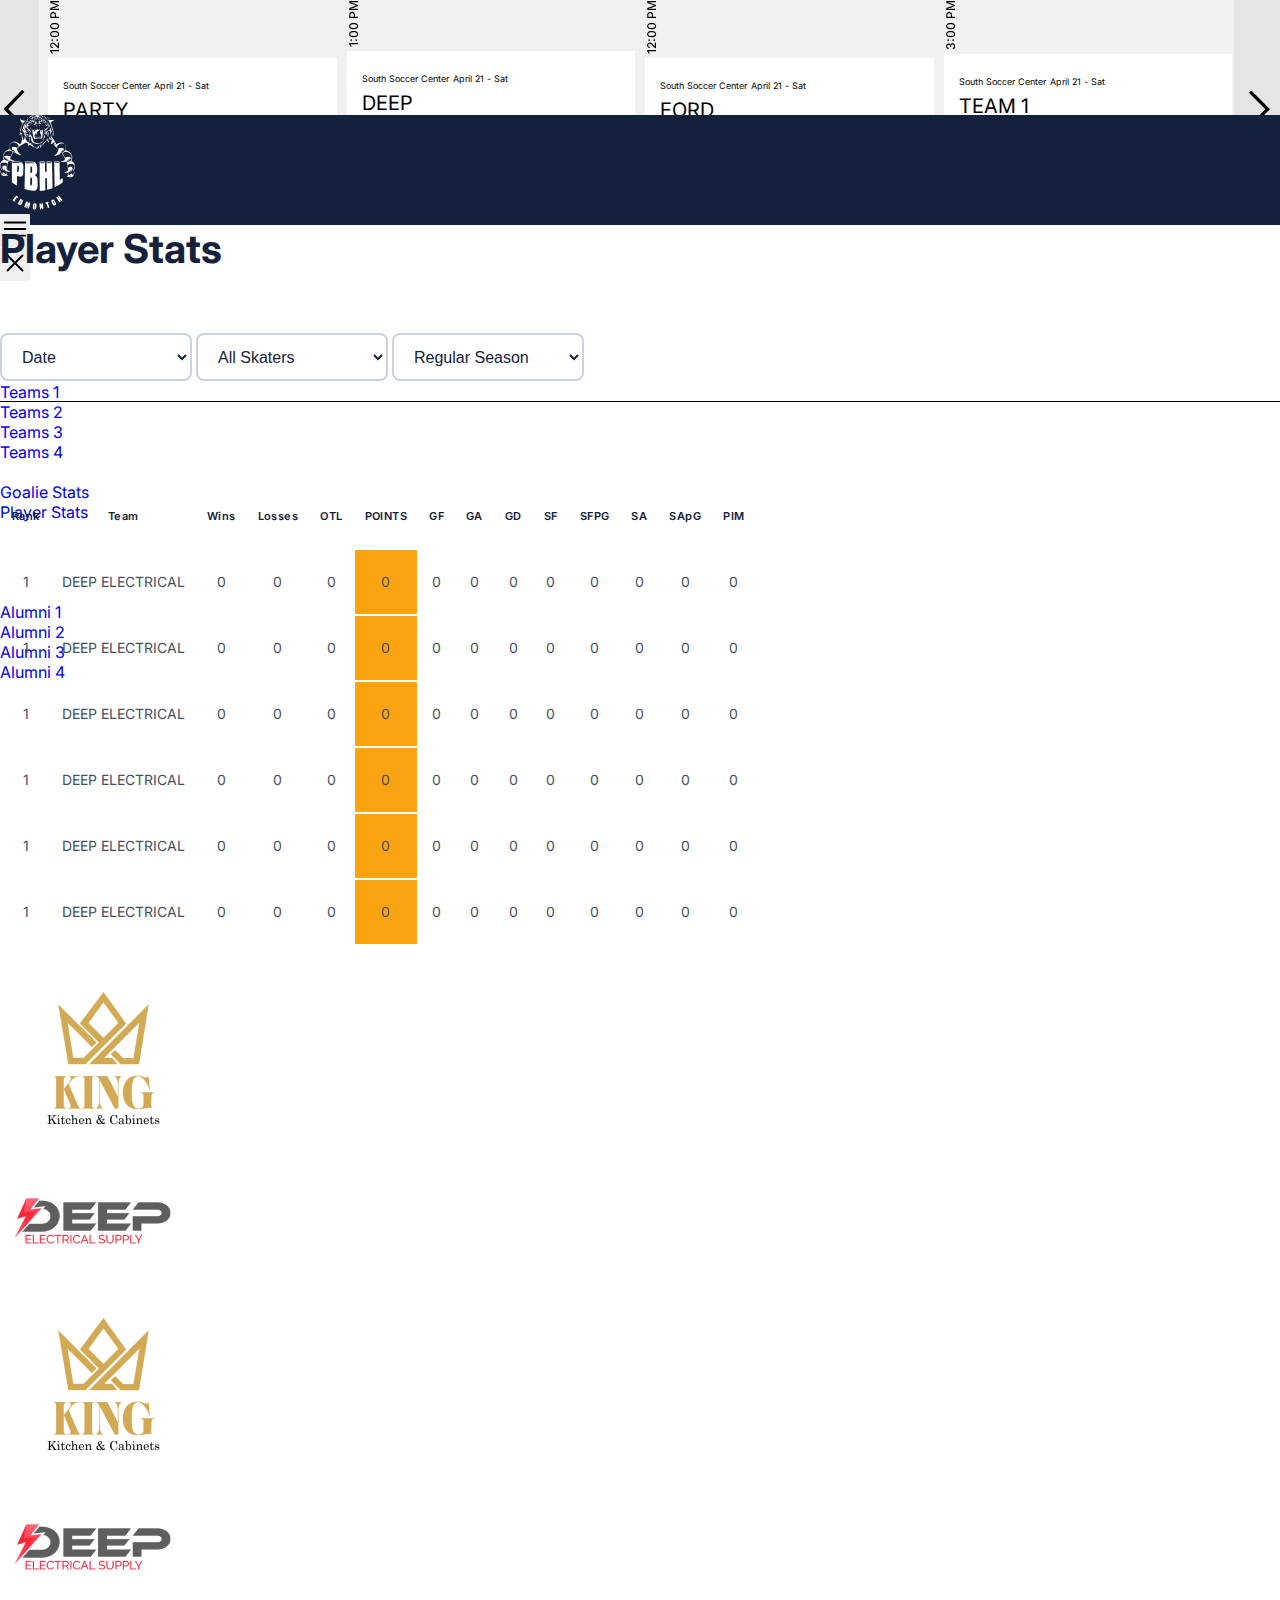
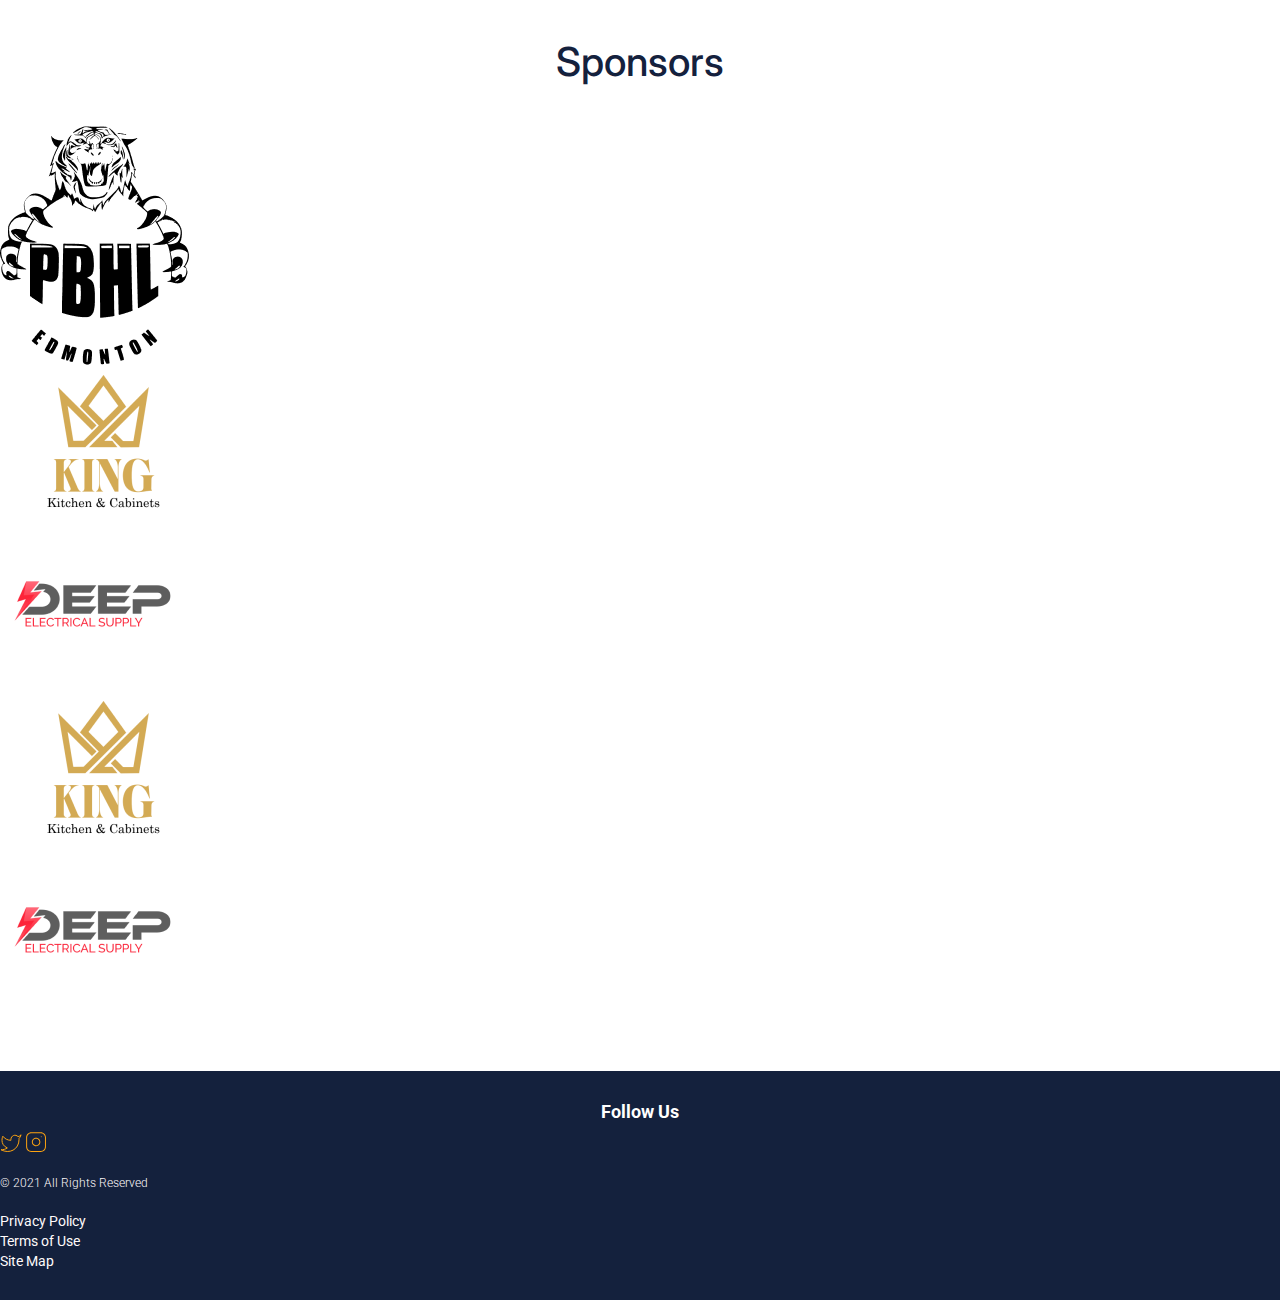
<file: player-stats.html>
<!DOCTYPE html>
<html lang="en">

<head>
    <meta charset="UTF-8">
    <meta name="viewport" content="width=device-width, initial-scale=1.0">
    <!--====== bootstrap css ======-->
    <link href="https://cdn.jsdelivr.net/npm/bootstrap@5.1.3/dist/css/bootstrap.min.css" rel="stylesheet"
        integrity="sha384-1BmE4kWBq78iYhFldvKuhfTAU6auU8tT94WrHftjDbrCEXSU1oBoqyl2QvZ6jIW3" crossorigin="anonymous" />
    <!--====== owl.carousel css ======-->
    <link rel="stylesheet" href="https://cdnjs.cloudflare.com/ajax/libs/OwlCarousel2/2.3.4/assets/owl.carousel.min.css">
    <!--====== coustom css ======-->
    <link rel="stylesheet" href="./style.css">
    <!--====== responsive css ======-->
    <link rel="stylesheet" href="./responsive.css">
    <title>PBHL</title>
</head>

<body>

    <main>
        <nav class="top-nav">
            <div class="owl-carousel">
                <div class="item">
                    <div class="games-slot d-flex gap-2 align-items-center">
                        <span class="time">12:00 PM</span>
                        <div class="game w-100">
                            <div class="game-header d-flex justify-content-between">
                                <span>South Soccer Center</span>
                                <span>April 21 - Sat</span>
                            </div>
                            <div class="game-body">
                                <ul>
                                    <li class="d-flex justify-content-between">
                                        <p>PARTY</p>
                                        <span>0</span>
                                    </li>
                                    <li class="d-flex justify-content-between">
                                        <p>SOUTH PARK</p>
                                        <span>0</span>
                                    </li>
                                </ul>
                            </div>
                        </div>
                    </div>
                </div>
                <div class="item">
                    <div class="games-slot d-flex gap-2 align-items-center">
                        <span class="time">1:00 PM</span>
                        <div class="game w-100">
                            <div class="game-header d-flex justify-content-between">
                                <span>South Soccer Center</span>
                                <span>April 21 - Sat</span>
                            </div>
                            <div class="game-body">
                                <ul>
                                    <li class="d-flex justify-content-between">
                                        <p>DEEP</p>
                                        <span>0</span>
                                    </li>
                                    <li class="d-flex justify-content-between">
                                        <p>art</p>
                                        <span>0</span>
                                    </li>
                                </ul>
                            </div>
                        </div>
                    </div>
                </div>
                <div class="item">
                    <div class="games-slot d-flex gap-2 align-items-center">
                        <span class="time">12:00 PM</span>
                        <div class="game w-100">
                            <div class="game-header d-flex justify-content-between">
                                <span>South Soccer Center</span>
                                <span>April 21 - Sat</span>
                            </div>
                            <div class="game-body">
                                <ul>
                                    <li class="d-flex justify-content-between">
                                        <p>FORD</p>
                                        <span>0</span>
                                    </li>
                                    <li class="d-flex justify-content-between">
                                        <p>PARTY</p>
                                        <span>0</span>
                                    </li>
                                </ul>
                            </div>
                        </div>
                    </div>
                </div>
                <div class="item">
                    <div class="games-slot d-flex gap-2 align-items-center">
                        <span class="time">3:00 PM</span>
                        <div class="game w-100">
                            <div class="game-header d-flex justify-content-between">
                                <span>South Soccer Center</span>
                                <span>April 21 - Sat</span>
                            </div>
                            <div class="game-body">
                                <ul>
                                    <li class="d-flex justify-content-between">
                                        <p>TEAM 1</p>
                                        <span>0</span>
                                    </li>
                                    <li class="d-flex justify-content-between">
                                        <p>TEAM 2</p>
                                        <span>0</span>
                                    </li>
                                </ul>
                            </div>
                        </div>
                    </div>
                </div>

            </div>
        </nav>
        <div class="main-nav">
            <nav class="navbar navbar-expand-xl  text-brand  container">
                <a class="navbar-brand text-brand" href="./index.html">
                    <img src="./assets/img/logo-sm.png" alt="">
                </a>
                <div class="d-flex gap-1 align-items-center">
                    <ul
                        class="navbar-nav align-items-center  mb-lg-0 gap-3 text-uppercase d-flex flex-row sm-navbar-nav">

                        <li class="nav-item">
                            <a class="nav-link" href="./schedule.html" target="_self" title="">Schedule</a>
                        </li>
                        <li class="nav-item">
                            <a class="nav-link" href="./goalie-stats.html" target="_self" title="">Stats</a>
                        </li>
                        <li class="nav-item">
                            <a class="nav-link" href="#" target="_self" title="">Teams</a>
                        </li>

                    </ul>
                    <button class="navbar-toggler bg-transparent text-black px-3 py-2 text-white" type="button"
                        data-bs-toggle="offcanvas" data-bs-target="#navbarOffcanvas" aria-controls="navbarOffcanvas"
                        aria-expanded="false" aria-label="Toggle navigation">
                        <svg xmlns="http://www.w3.org/2000/svg" fill="none" width="30px" viewBox="0 0 24 24"
                            stroke-width="1.5" stroke="currentColor" class="w-6 h-6">
                            <path stroke-linecap="round" stroke-linejoin="round"
                                d="M3.75 6.75h16.5M3.75 12h16.5m-16.5 5.25h16.5" />
                        </svg>
                    </button>
                </div>
                <div class="offcanvas offcanvas-end" id="navbarOffcanvas" tabindex="-1"
                    aria-labelledby="offcanvasNavbarLabel">
                    <div class="offcanvas-header">
                        <button type="button" class=" bg-transparent text-white" data-bs-dismiss="offcanvas"
                            aria-label="Close">
                            <svg xmlns="http://www.w3.org/2000/svg" fill="none" viewBox="0 0 24 24" stroke-width="1.5"
                                width="30" stroke="currentColor" class="w-6 h-6">
                                <path stroke-linecap="round" stroke-linejoin="round" d="M6 18 18 6M6 6l12 12" />
                            </svg>
                        </button>
                    </div>
                    <div class="offcanvas-body">
                        <div class="navbar-nav justify-content-end flex-grow-1 pe-3">
                            <ul class="navbar-nav align-items-center mb-2 mb-lg-0 gap-3 text-uppercase">
                                <li class="nav-item">
                                    <a class="nav-link active" href="./index.html" target="_self" title="">Home</a>
                                </li>
                                <li class="nav-item">
                                    <a class="nav-link" href="#" target="_self" title="">Blog</a>
                                </li>
                                <li class="nav-item">
                                    <a class="nav-link" href="./schedule.html" target="_self" title="">Schedule</a>
                                </li>
                                <li class="nav-item">
                                    <a class="nav-link" href="./standings.html" target="_self" title="">Standings</a>
                                </li>
                                <li class="nav-item dropdown">
                                    <a class="nav-link dropdown-toggle text-base" href="#" id="serviceNavDropdown"
                                        role="button" data-bs-toggle="dropdown" aria-expanded="false">
                                        Teams
                                    </a>
                                    <ul class="dropdown-menu dropdown-menu-end animate slideIn"
                                        aria-labelledby="serviceNavDropdown">
                                        <li>
                                            <a href="#" class="dropdown-item">Teams 1</a>
                                        </li>
                                        <li>
                                            <a href="#" class="dropdown-item">Teams 2</a>
                                        </li>
                                        <li>
                                            <a href="#" class="dropdown-item">Teams 3</a>
                                        </li>
                                        <li>
                                            <a href="#" class="dropdown-item">Teams 4</a>
                                        </li>

                                    </ul>
                                </li>
                                <li class="nav-item dropdown">
                                    <a class="nav-link dropdown-toggle text-base" href="#" id="serviceNavDropdown"
                                        role="button" data-bs-toggle="dropdown" aria-expanded="false">
                                        Stats
                                    </a>
                                    <ul class="dropdown-menu dropdown-menu-end animate slideIn"
                                        aria-labelledby="serviceNavDropdown">
                                        <li>
                                            <a href="./goalie-stats.html" class="dropdown-item">Goalie Stats</a>
                                        </li>
                                        <li>
                                            <a href="./player-stats.html" class="dropdown-item">Player Stats</a>
                                        </li>


                                    </ul>
                                </li>
                                <li class="nav-item">
                                    <a class="nav-link" href="./rules.html" target="_self" title="">Rules</a>
                                </li>
                                <li class="nav-item">
                                    <a class="nav-link" href="./awards.html" target="_self" title="">Awards</a>
                                </li>
                                <li class="nav-item">
                                    <a class="nav-link" href="./sponsors.html" target="_self" title="">Sponsors</a>
                                </li>
                                <li class="nav-item dropdown">
                                    <a class="nav-link dropdown-toggle text-base" href="#" id="serviceNavDropdown"
                                        role="button" data-bs-toggle="dropdown" aria-expanded="false">
                                        Alumni
                                    </a>
                                    <ul class="dropdown-menu dropdown-menu-end animate slideIn"
                                        aria-labelledby="serviceNavDropdown">
                                        <li>
                                            <a href="#" class="dropdown-item">Alumni 1</a>
                                        </li>
                                        <li>
                                            <a href="#" class="dropdown-item">Alumni 2</a>
                                        </li>
                                        <li>
                                            <a href="#" class="dropdown-item">Alumni 3</a>
                                        </li>
                                        <li>
                                            <a href="#" class="dropdown-item">Alumni 4</a>
                                        </li>

                                    </ul>
                                </li>
                                <li class="nav-item">
                                    <a class="nav-link" href="#" target="_self" title="">Wavier</a>
                                </li>
                            </ul>
                        </div>
                    </div>
                </div>
            </nav>
        </div>
        <div class="sub-hero">
            <div class="container py-5">
                <h1>Player Stats</h1>
            </div>
        </div>
        <section class="section pb-0 pt-0  player-stats-heading ">

            <div class="container ">
                <div class="heading d-flex justify-content-start gap-4 align-items-center border-0">

                    <select name="" id="">
                        <option selected>Date</option>
                        <option value="">2024</option>
                        <option value="">2023</option>
                        <option value="">2022</option>
                    </select>


                    <select name="" id="">
                        <option selected>All Skaters</option>
                        <option value="">Skaters 1</option>
                        <option value="">Skaters 2</option>
                        <option value="">Skaters 3</option>
                    </select>

                    <select name="" id="">
                        <option selected>Regular Season</option>
                        <option value="">Season 1</option>
                        <option value="">Season 2 </option>
                        <option value="">Season 3</option>
                    </select>

                </div>
                <div class="row">

                </div>
            </div>
        </section>
        <section class="section standings-table-sec pt-0">
            <div class="container">
                <div class="table-responsive">
                    <table class="table table-striped standings-table">
                        <thead>
                            <tr>
                                <th scope="col">Rank</th>
                                <th scope="col">Team</th>
                                <th scope="col">Wins</th>
                                <th scope="col">Losses</th>
                                <th scope="col">OTL</th>
                                <th scope="col">POINTS</th>
                                <th scope="col">GF</th>
                                <th scope="col">GA</th>
                                <th scope="col">GD</th>
                                <th scope="col">SF</th>
                                <th scope="col">SFPG</th>
                                <th scope="col">SA</th>
                                <th scope="col">SApG</th>
                                <th scope="col">PIM</th>
                            </tr>
                        </thead>
                        <tbody>
                            <tr>
                                <td>1</td>
                                <td>DEEP ELECTRICAL</td>
                                <td>0</td>
                                <td>0</td>
                                <td>0</td>
                                <td class="bg_secondary border-0">0</td>
                                <td>0</td>
                                <td>0</td>
                                <td>0</td>
                                <td>0</td>
                                <td>0</td>
                                <td>0</td>
                                <td>0</td>
                                <td>0</td>
                            </tr>
                            <tr>
                                <td>1</td>
                                <td>DEEP ELECTRICAL</td>
                                <td>0</td>
                                <td>0</td>
                                <td>0</td>
                                <td class="bg_secondary border-0">0</td>
                                <td>0</td>
                                <td>0</td>
                                <td>0</td>
                                <td>0</td>
                                <td>0</td>
                                <td>0</td>
                                <td>0</td>
                                <td>0</td>
                            </tr>

                            <tr>
                                <td>1</td>
                                <td>DEEP ELECTRICAL</td>
                                <td>0</td>
                                <td>0</td>
                                <td>0</td>
                                <td class="bg_secondary border-0">0</td>
                                <td>0</td>
                                <td>0</td>
                                <td>0</td>
                                <td>0</td>
                                <td>0</td>
                                <td>0</td>
                                <td>0</td>
                                <td>0</td>
                            </tr>

                            <tr>
                                <td>1</td>
                                <td>DEEP ELECTRICAL</td>
                                <td>0</td>
                                <td>0</td>
                                <td>0</td>
                                <td class="bg_secondary border-0">0</td>
                                <td>0</td>
                                <td>0</td>
                                <td>0</td>
                                <td>0</td>
                                <td>0</td>
                                <td>0</td>
                                <td>0</td>
                                <td>0</td>
                            </tr>

                            <tr>
                                <td>1</td>
                                <td>DEEP ELECTRICAL</td>
                                <td>0</td>
                                <td>0</td>
                                <td>0</td>
                                <td class="bg_secondary border-0">0</td>
                                <td>0</td>
                                <td>0</td>
                                <td>0</td>
                                <td>0</td>
                                <td>0</td>
                                <td>0</td>
                                <td>0</td>
                                <td>0</td>
                            </tr>

                            <tr>
                                <td>1</td>
                                <td>DEEP ELECTRICAL</td>
                                <td>0</td>
                                <td>0</td>
                                <td>0</td>
                                <td class="bg_secondary border-0">0</td>
                                <td>0</td>
                                <td>0</td>
                                <td>0</td>
                                <td>0</td>
                                <td>0</td>
                                <td>0</td>
                                <td>0</td>
                                <td>0</td>
                            </tr>


                        </tbody>
                    </table>
                </div>
            </div>
        </section>

        <section class="home-Sponsors">
            <div class="container">
                <div class="row">
                    <div class="col-md-5">
                        <div class="row">
                            <div class="col-md-6">
                                <figure class="Sponsors-img">
                                    <img src="./assets/img/Kitchen (1).png" alt="">
                                </figure>
                            </div>
                            <div class="col-md-6">
                                <figure class="Sponsors-img">
                                    <img src="./assets/img/deep 1.png" alt="">
                                </figure>
                            </div>
                            <div class="col-md-6">
                                <figure class="Sponsors-img">
                                    <img src="./assets/img/Kitchen (1).png" alt="">
                                </figure>
                            </div>
                            <div class="col-md-6">
                                <figure class="Sponsors-img">
                                    <img src="./assets/img/deep 1.png" alt="">
                                </figure>
                            </div>
                        </div>
                    </div>
                    <div class="col-md-2">
                        <h2>
                            Sponsors
                        </h2>
                        <figure>
                            <img src="./assets/img/PBHL_Logo 2.png" alt="">
                        </figure>
                    </div>
                    <div class="col-md-5">
                        <div class="row">
                            <div class="col-md-6">
                                <figure class="Sponsors-img">
                                    <img src="./assets/img/Kitchen (1).png" alt="">
                                </figure>
                            </div>
                            <div class="col-md-6">
                                <figure class="Sponsors-img">
                                    <img src="./assets/img/deep 1.png" alt="">
                                </figure>
                            </div>
                            <div class="col-md-6">
                                <figure class="Sponsors-img">
                                    <img src="./assets/img/Kitchen (1).png" alt="">
                                </figure>
                            </div>
                            <div class="col-md-6">
                                <figure class="Sponsors-img">
                                    <img src="./assets/img/deep 1.png" alt="">
                                </figure>
                            </div>
                        </div>
                    </div>
                </div>
            </div>
        </section>
        <footer class="footer">
            <div class="container">
                <div class="row flex-column align-items-center text-center">
                    <div class="col-md-5">
                        <div class="social-box">
                            <h3>Follow Us</h3>
                            <div class="icons d-flex gap-3 align-items-center justify-content-center">
                                <a href="#">
                                    <img src="./assets/img/twiter.svg" alt="">
                                </a>
                                <a href="#">
                                    <img src="./assets/img/instagram.svg" alt="">
                                </a>
                            </div>
                        </div>
                    </div>
                    <div class="col-md-5">
                        <p class="copyRight">
                            © 2021 All Rights Reserved
                        </p>
                    </div>
                    <div class="col-md-5">
                        <div class="links">
                            <ul class="d-flex justify-content-center align-items-center gap-3">
                                <li>
                                    <a href="#">
                                        Privacy Policy
                                    </a>
                                </li>
                                <li>
                                    <a href="#">
                                        Terms of Use
                                    </a>
                                </li>
                                <li>
                                    <a href="#">
                                        Site Map
                                    </a>
                                </li>
                            </ul>
                        </div>
                    </div>
                </div>
            </div>
        </footer>
    </main>

    <!--======  jquery js ======-->
    <script src="https://code.jquery.com/jquery-3.6.0.min.js"></script>
    <!--======  owl carousel js ======-->
    <script src="https://cdnjs.cloudflare.com/ajax/libs/OwlCarousel2/2.3.4/owl.carousel.min.js"></script>
    <!--======  bootstrap js ======-->
    <script src="https://cdn.jsdelivr.net/npm/bootstrap@5.1.3/dist/js/bootstrap.bundle.min.js"
        integrity="sha384-ka7Sk0Gln4gmtz2MlQnikT1wXgYsOg+OMhuP+IlRH9sENBO0LRn5q+8nbTov4+1p" crossorigin="anonymous">
    </script>

    <script>
        setTimeout(function () {
            $(".owl-carousel").owlCarousel({
                loop: true,
                margin: 10,
                responsiveClass: true,
                items: 4,
                dots: false,
                nav: true,
                navText: ["<img src='./assets/img/left-arrow.svg'>",
                    "<img src='./assets/img/right-arrow.svg'>"
                ],
                responsive: {
                    0: {
                        items: 1,
                        nav: true,
                    },
                    600: {
                        items: 2,
                        nav: true,
                    },
                    1000: {
                        items: 4,
                        nav: true,
                        loop: true,
                    },
                },
            });
        }, 500);
    </script>
</body>

</html>
</file>
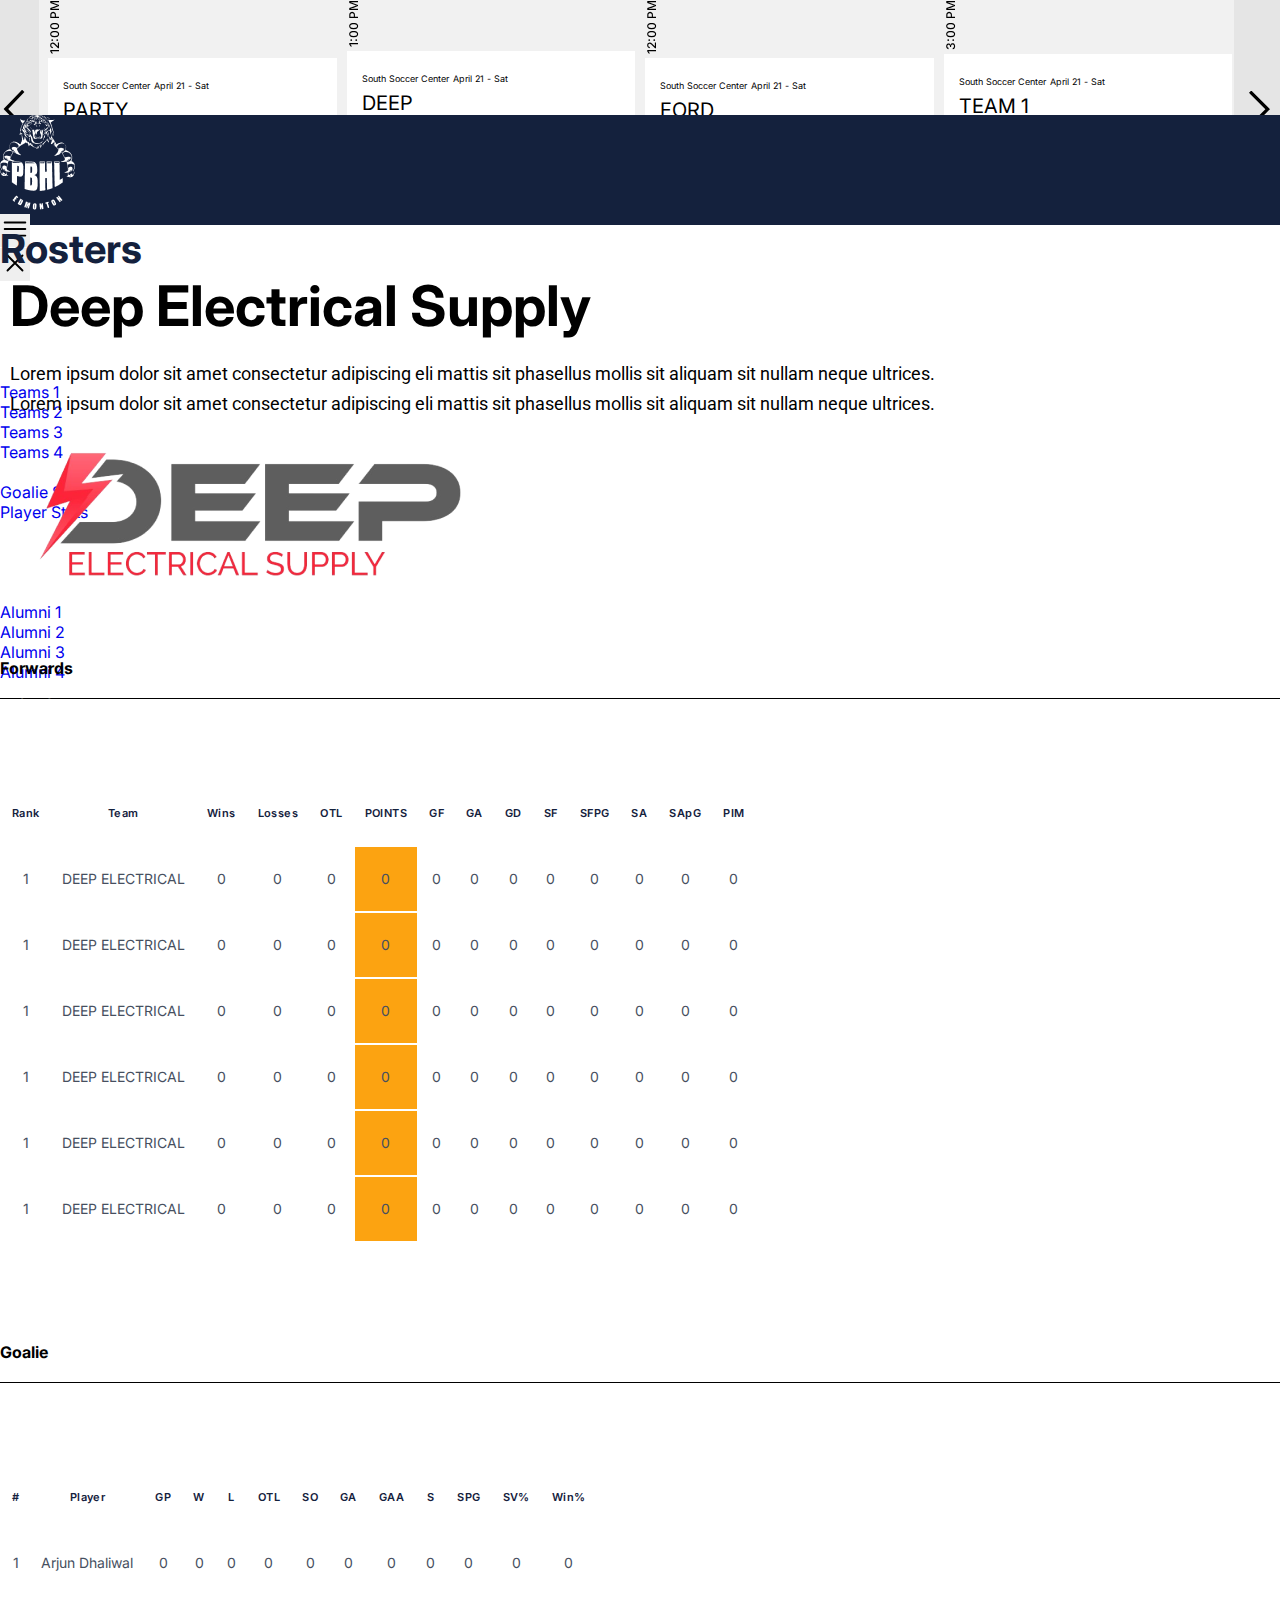
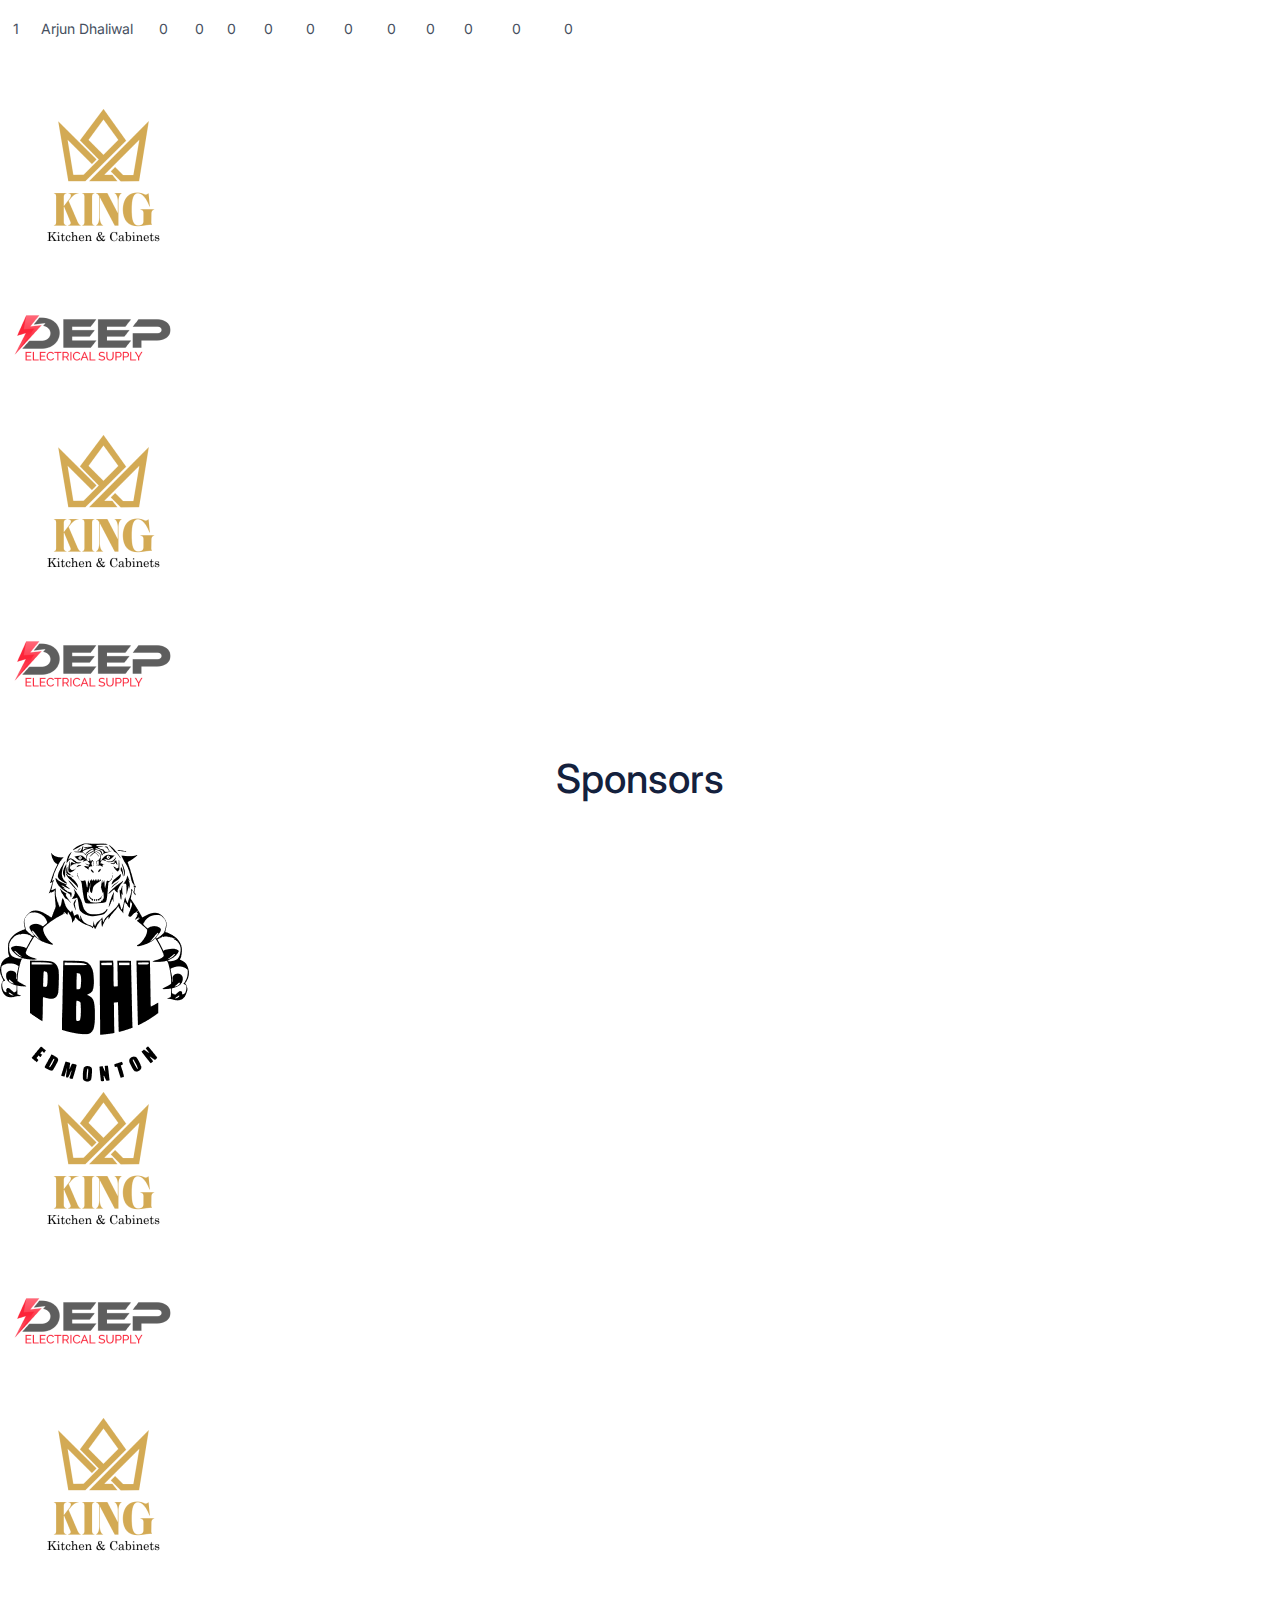
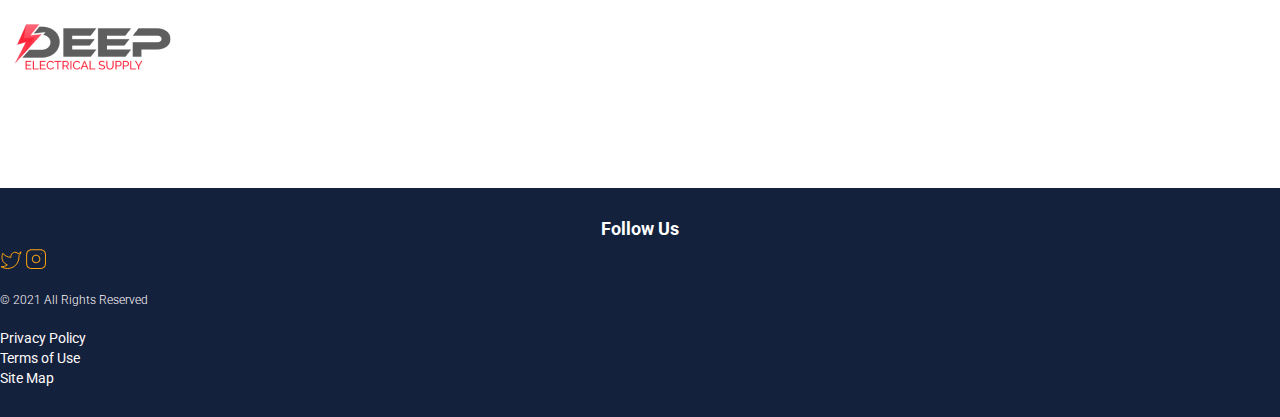
<file: rosters.html>
<!DOCTYPE html>
<html lang="en">

<head>
    <meta charset="UTF-8">
    <meta name="viewport" content="width=device-width, initial-scale=1.0">
    <!--====== bootstrap css ======-->
    <link href="https://cdn.jsdelivr.net/npm/bootstrap@5.1.3/dist/css/bootstrap.min.css" rel="stylesheet"
        integrity="sha384-1BmE4kWBq78iYhFldvKuhfTAU6auU8tT94WrHftjDbrCEXSU1oBoqyl2QvZ6jIW3" crossorigin="anonymous" />
    <!--====== owl.carousel css ======-->
    <link rel="stylesheet" href="https://cdnjs.cloudflare.com/ajax/libs/OwlCarousel2/2.3.4/assets/owl.carousel.min.css">
    <!--====== coustom css ======-->
    <link rel="stylesheet" href="./style.css">
    <!--====== responsive css ======-->
    <link rel="stylesheet" href="./responsive.css">
    <title>PBHL</title>
</head>

<body>

    <main>
        <nav class="top-nav">
            <div class="owl-carousel">
                <div class="item">
                    <div class="games-slot d-flex gap-2 align-items-center">
                        <span class="time">12:00 PM</span>
                        <div class="game w-100">
                            <div class="game-header d-flex justify-content-between">
                                <span>South Soccer Center</span>
                                <span>April 21 - Sat</span>
                            </div>
                            <div class="game-body">
                                <ul>
                                    <li class="d-flex justify-content-between">
                                        <p>PARTY</p>
                                        <span>0</span>
                                    </li>
                                    <li class="d-flex justify-content-between">
                                        <p>SOUTH PARK</p>
                                        <span>0</span>
                                    </li>
                                </ul>
                            </div>
                        </div>
                    </div>
                </div>
                <div class="item">
                    <div class="games-slot d-flex gap-2 align-items-center">
                        <span class="time">1:00 PM</span>
                        <div class="game w-100">
                            <div class="game-header d-flex justify-content-between">
                                <span>South Soccer Center</span>
                                <span>April 21 - Sat</span>
                            </div>
                            <div class="game-body">
                                <ul>
                                    <li class="d-flex justify-content-between">
                                        <p>DEEP</p>
                                        <span>0</span>
                                    </li>
                                    <li class="d-flex justify-content-between">
                                        <p>art</p>
                                        <span>0</span>
                                    </li>
                                </ul>
                            </div>
                        </div>
                    </div>
                </div>
                <div class="item">
                    <div class="games-slot d-flex gap-2 align-items-center">
                        <span class="time">12:00 PM</span>
                        <div class="game w-100">
                            <div class="game-header d-flex justify-content-between">
                                <span>South Soccer Center</span>
                                <span>April 21 - Sat</span>
                            </div>
                            <div class="game-body">
                                <ul>
                                    <li class="d-flex justify-content-between">
                                        <p>FORD</p>
                                        <span>0</span>
                                    </li>
                                    <li class="d-flex justify-content-between">
                                        <p>PARTY</p>
                                        <span>0</span>
                                    </li>
                                </ul>
                            </div>
                        </div>
                    </div>
                </div>
                <div class="item">
                    <div class="games-slot d-flex gap-2 align-items-center">
                        <span class="time">3:00 PM</span>
                        <div class="game w-100">
                            <div class="game-header d-flex justify-content-between">
                                <span>South Soccer Center</span>
                                <span>April 21 - Sat</span>
                            </div>
                            <div class="game-body">
                                <ul>
                                    <li class="d-flex justify-content-between">
                                        <p>TEAM 1</p>
                                        <span>0</span>
                                    </li>
                                    <li class="d-flex justify-content-between">
                                        <p>TEAM 2</p>
                                        <span>0</span>
                                    </li>
                                </ul>
                            </div>
                        </div>
                    </div>
                </div>

            </div>
        </nav>
        <div class="main-nav">
            <nav class="navbar navbar-expand-xl  text-brand  container">
                <a class="navbar-brand text-brand" href="./index.html">
                    <img src="./assets/img/logo-sm.png" alt="">
                </a>
                <div class="d-flex gap-1 align-items-center">
                    <ul
                        class="navbar-nav align-items-center  mb-lg-0 gap-3 text-uppercase d-flex flex-row sm-navbar-nav">

                        <li class="nav-item">
                            <a class="nav-link" href="./schedule.html" target="_self" title="">Schedule</a>
                        </li>
                        <li class="nav-item">
                            <a class="nav-link" href="./goalie-stats.html" target="_self" title="">Stats</a>
                        </li>
                        <li class="nav-item">
                            <a class="nav-link" href="#" target="_self" title="">Teams</a>
                        </li>

                    </ul>
                    <button class="navbar-toggler bg-transparent text-black px-3 py-2 text-white" type="button"
                        data-bs-toggle="offcanvas" data-bs-target="#navbarOffcanvas" aria-controls="navbarOffcanvas"
                        aria-expanded="false" aria-label="Toggle navigation">
                        <svg xmlns="http://www.w3.org/2000/svg" fill="none" width="30px" viewBox="0 0 24 24"
                            stroke-width="1.5" stroke="currentColor" class="w-6 h-6">
                            <path stroke-linecap="round" stroke-linejoin="round"
                                d="M3.75 6.75h16.5M3.75 12h16.5m-16.5 5.25h16.5" />
                        </svg>
                    </button>
                </div>
                <div class="offcanvas offcanvas-end" id="navbarOffcanvas" tabindex="-1"
                    aria-labelledby="offcanvasNavbarLabel">
                    <div class="offcanvas-header">
                        <button type="button" class=" bg-transparent text-white" data-bs-dismiss="offcanvas"
                            aria-label="Close">
                            <svg xmlns="http://www.w3.org/2000/svg" fill="none" viewBox="0 0 24 24" stroke-width="1.5"
                                width="30" stroke="currentColor" class="w-6 h-6">
                                <path stroke-linecap="round" stroke-linejoin="round" d="M6 18 18 6M6 6l12 12" />
                            </svg>
                        </button>
                    </div>
                    <div class="offcanvas-body">
                        <div class="navbar-nav justify-content-end flex-grow-1 pe-3">
                            <ul class="navbar-nav align-items-center mb-2 mb-lg-0 gap-3 text-uppercase">
                                <li class="nav-item">
                                    <a class="nav-link active" href="./index.html" target="_self" title="">Home</a>
                                </li>
                                <li class="nav-item">
                                    <a class="nav-link" href="#" target="_self" title="">Blog</a>
                                </li>
                                <li class="nav-item">
                                    <a class="nav-link" href="./schedule.html" target="_self" title="">Schedule</a>
                                </li>
                                <li class="nav-item">
                                    <a class="nav-link" href="./standings.html" target="_self" title="">Standings</a>
                                </li>
                                <li class="nav-item dropdown">
                                    <a class="nav-link dropdown-toggle text-base" href="#" id="serviceNavDropdown"
                                        role="button" data-bs-toggle="dropdown" aria-expanded="false">
                                        Teams
                                    </a>
                                    <ul class="dropdown-menu dropdown-menu-end animate slideIn"
                                        aria-labelledby="serviceNavDropdown">
                                        <li>
                                            <a href="#" class="dropdown-item">Teams 1</a>
                                        </li>
                                        <li>
                                            <a href="#" class="dropdown-item">Teams 2</a>
                                        </li>
                                        <li>
                                            <a href="#" class="dropdown-item">Teams 3</a>
                                        </li>
                                        <li>
                                            <a href="#" class="dropdown-item">Teams 4</a>
                                        </li>

                                    </ul>
                                </li>
                                <li class="nav-item dropdown">
                                    <a class="nav-link dropdown-toggle text-base" href="#" id="serviceNavDropdown"
                                        role="button" data-bs-toggle="dropdown" aria-expanded="false">
                                        Stats
                                    </a>
                                    <ul class="dropdown-menu dropdown-menu-end animate slideIn"
                                        aria-labelledby="serviceNavDropdown">
                                        <li>
                                            <a href="./goalie-stats.html" class="dropdown-item">Goalie Stats</a>
                                        </li>
                                        <li>
                                            <a href="./player-stats.html" class="dropdown-item">Player Stats</a>
                                        </li>


                                    </ul>
                                </li>
                                <li class="nav-item">
                                    <a class="nav-link" href="./rules.html" target="_self" title="">Rules</a>
                                </li>
                                <li class="nav-item">
                                    <a class="nav-link" href="./awards.html" target="_self" title="">Awards</a>
                                </li>
                                <li class="nav-item">
                                    <a class="nav-link" href="./sponsors.html" target="_self" title="">Sponsors</a>
                                </li>
                                <li class="nav-item dropdown">
                                    <a class="nav-link dropdown-toggle text-base" href="#" id="serviceNavDropdown"
                                        role="button" data-bs-toggle="dropdown" aria-expanded="false">
                                        Alumni
                                    </a>
                                    <ul class="dropdown-menu dropdown-menu-end animate slideIn"
                                        aria-labelledby="serviceNavDropdown">
                                        <li>
                                            <a href="#" class="dropdown-item">Alumni 1</a>
                                        </li>
                                        <li>
                                            <a href="#" class="dropdown-item">Alumni 2</a>
                                        </li>
                                        <li>
                                            <a href="#" class="dropdown-item">Alumni 3</a>
                                        </li>
                                        <li>
                                            <a href="#" class="dropdown-item">Alumni 4</a>
                                        </li>

                                    </ul>
                                </li>
                                <li class="nav-item">
                                    <a class="nav-link" href="#" target="_self" title="">Wavier</a>
                                </li>
                            </ul>
                        </div>
                    </div>
                </div>
            </nav>
        </div>
        <div class="sub-hero">
            <div class="container py-5">
                <div class="d-flex flex-column sub-hero-roster-content-wrapper">
                    <h1>Rosters</h1>

                    <div class="py-5 sub-hero-roster-content">

                        <div class="row roster-hero-row align-items-end">
                            <div class="col-md-6">
                                <div class="hero-text-content">
                                    <h2>Deep Electrical Supply</h2>
                                    <p>
                                        Lorem ipsum dolor sit amet consectetur adipiscing eli mattis sit phasellus
                                        mollis
                                        sit
                                        aliquam sit nullam neque ultrices.
                                        <br>
                                        Lorem ipsum dolor sit amet consectetur adipiscing eli mattis sit phasellus
                                        mollis
                                        sit
                                        aliquam sit nullam neque ultrices.
                                    </p>
                                </div>
                                <div class="hero-text-content-sm">
                                    <figure>
                                        <img src="./assets/img/deep-lg 1.png" alt="">
                                    </figure>
                                    <div class="btns d-flex justify-content-between align-items-center gap-2 w-100">
                                        <a href="#">
                                            Visit Website
                                        </a>
                                        <a href="#">
                                            Schedule
                                        </a>
                                    </div>
                                </div>

                            </div>
                            <div class="col-md-6">
                                <figure class="d-flex justify-content-center">
                                    <img src="./assets/img/deep-lg 1.png" alt="" class="roster-hero-lg-img">
                                </figure>
                            </div>

                        </div>

                    </div>
                </div>
            </div>
        </div>
        <section class="section pb-0 pt-0">

            <div class="container ">
                <div class="heading d-flex justify-content-between align-items-center">
                    <h2>
                        Forwards
                    </h2>
                </div>
            </div>
        </section>
        <section class="section standings-table-sec">
            <div class="container">
                <div class="table-responsive">
                    <table class="table table-striped standings-table">
                        <thead>
                            <tr>
                                <th scope="col">Rank</th>
                                <th scope="col">Team</th>
                                <th scope="col">Wins</th>
                                <th scope="col">Losses</th>
                                <th scope="col">OTL</th>
                                <th scope="col">POINTS</th>
                                <th scope="col">GF</th>
                                <th scope="col">GA</th>
                                <th scope="col">GD</th>
                                <th scope="col">SF</th>
                                <th scope="col">SFPG</th>
                                <th scope="col">SA</th>
                                <th scope="col">SApG</th>
                                <th scope="col">PIM</th>
                            </tr>
                        </thead>
                        <tbody>
                            <tr>
                                <td>1</td>
                                <td>DEEP ELECTRICAL</td>
                                <td>0</td>
                                <td>0</td>
                                <td>0</td>
                                <td class="bg_secondary border-0">0</td>
                                <td>0</td>
                                <td>0</td>
                                <td>0</td>
                                <td>0</td>
                                <td>0</td>
                                <td>0</td>
                                <td>0</td>
                                <td>0</td>
                            </tr>
                            <tr>
                                <td>1</td>
                                <td>DEEP ELECTRICAL</td>
                                <td>0</td>
                                <td>0</td>
                                <td>0</td>
                                <td class="bg_secondary border-0">0</td>
                                <td>0</td>
                                <td>0</td>
                                <td>0</td>
                                <td>0</td>
                                <td>0</td>
                                <td>0</td>
                                <td>0</td>
                                <td>0</td>
                            </tr>

                            <tr>
                                <td>1</td>
                                <td>DEEP ELECTRICAL</td>
                                <td>0</td>
                                <td>0</td>
                                <td>0</td>
                                <td class="bg_secondary border-0">0</td>
                                <td>0</td>
                                <td>0</td>
                                <td>0</td>
                                <td>0</td>
                                <td>0</td>
                                <td>0</td>
                                <td>0</td>
                                <td>0</td>
                            </tr>

                            <tr>
                                <td>1</td>
                                <td>DEEP ELECTRICAL</td>
                                <td>0</td>
                                <td>0</td>
                                <td>0</td>
                                <td class="bg_secondary border-0">0</td>
                                <td>0</td>
                                <td>0</td>
                                <td>0</td>
                                <td>0</td>
                                <td>0</td>
                                <td>0</td>
                                <td>0</td>
                                <td>0</td>
                            </tr>

                            <tr>
                                <td>1</td>
                                <td>DEEP ELECTRICAL</td>
                                <td>0</td>
                                <td>0</td>
                                <td>0</td>
                                <td class="bg_secondary border-0">0</td>
                                <td>0</td>
                                <td>0</td>
                                <td>0</td>
                                <td>0</td>
                                <td>0</td>
                                <td>0</td>
                                <td>0</td>
                                <td>0</td>
                            </tr>

                            <tr>
                                <td>1</td>
                                <td>DEEP ELECTRICAL</td>
                                <td>0</td>
                                <td>0</td>
                                <td>0</td>
                                <td class="bg_secondary border-0">0</td>
                                <td>0</td>
                                <td>0</td>
                                <td>0</td>
                                <td>0</td>
                                <td>0</td>
                                <td>0</td>
                                <td>0</td>
                                <td>0</td>
                            </tr>


                        </tbody>
                    </table>
                </div>
            </div>
        </section>
        <section class="section pb-0 pt-0">

            <div class="container ">
                <div class="heading d-flex justify-content-between align-items-center">
                    <h2>
                        Goalie
                    </h2>
                </div>
            </div>
        </section>
        <section class="section standings-table-sec">
            <div class="container">
                <div class="table-responsive">
                    <table class="table table-striped standings-table">
                        <thead>
                            <tr>
                                <th scope="col">#</th>
                                <th scope="col">Player</th>
                                <th scope="col">GP</th>
                                <th scope="col">W</th>
                                <th scope="col">L</th>
                                <th scope="col">OTL</th>
                                <th scope="col">SO</th>
                                <th scope="col">GA</th>
                                <th scope="col">GAA</th>
                                <th scope="col">S</th>
                                <th scope="col">SPG</th>
                                <th scope="col">SV%</th>
                                <th scope="col">Win%</th>
                            </tr>
                        </thead>
                        <tbody>
                            <tr>
                                <td>1</td>
                                <td>Arjun Dhaliwal</td>
                                <td>0</td>
                                <td>0</td>
                                <td>0</td>
                                <td class="">0</td>
                                <td>0</td>
                                <td>0</td>
                                <td>0</td>
                                <td>0</td>
                                <td>0</td>
                                <td>0</td>
                                <td>0</td>
                            </tr>
                            <tr>
                                <td>1</td>
                                <td>Arjun Dhaliwal</td>
                                <td>0</td>
                                <td>0</td>
                                <td>0</td>
                                <td class="">0</td>
                                <td>0</td>
                                <td>0</td>
                                <td>0</td>
                                <td>0</td>
                                <td>0</td>
                                <td>0</td>
                                <td>0</td>
                            </tr>
                        </tbody>
                    </table>
                </div>
            </div>
        </section>
        <section class="home-Sponsors">
            <div class="container">
                <div class="row">
                    <div class="col-md-5">
                        <div class="row">
                            <div class="col-md-6">
                                <figure class="Sponsors-img">
                                    <img src="./assets/img/Kitchen (1).png" alt="">
                                </figure>
                            </div>
                            <div class="col-md-6">
                                <figure class="Sponsors-img">
                                    <img src="./assets/img/deep 1.png" alt="">
                                </figure>
                            </div>
                            <div class="col-md-6">
                                <figure class="Sponsors-img">
                                    <img src="./assets/img/Kitchen (1).png" alt="">
                                </figure>
                            </div>
                            <div class="col-md-6">
                                <figure class="Sponsors-img">
                                    <img src="./assets/img/deep 1.png" alt="">
                                </figure>
                            </div>
                        </div>
                    </div>
                    <div class="col-md-2">
                        <h2>
                            Sponsors
                        </h2>
                        <figure>
                            <img src="./assets/img/PBHL_Logo 2.png" alt="">
                        </figure>
                    </div>
                    <div class="col-md-5">
                        <div class="row">
                            <div class="col-md-6">
                                <figure class="Sponsors-img">
                                    <img src="./assets/img/Kitchen (1).png" alt="">
                                </figure>
                            </div>
                            <div class="col-md-6">
                                <figure class="Sponsors-img">
                                    <img src="./assets/img/deep 1.png" alt="">
                                </figure>
                            </div>
                            <div class="col-md-6">
                                <figure class="Sponsors-img">
                                    <img src="./assets/img/Kitchen (1).png" alt="">
                                </figure>
                            </div>
                            <div class="col-md-6">
                                <figure class="Sponsors-img">
                                    <img src="./assets/img/deep 1.png" alt="">
                                </figure>
                            </div>
                        </div>
                    </div>
                </div>
            </div>
        </section>
        <footer class="footer">
            <div class="container">
                <div class="row flex-column align-items-center text-center">
                    <div class="col-md-5">
                        <div class="social-box">
                            <h3>Follow Us</h3>
                            <div class="icons d-flex gap-3 align-items-center justify-content-center">
                                <a href="#">
                                    <img src="./assets/img/twiter.svg" alt="">
                                </a>
                                <a href="#">
                                    <img src="./assets/img/instagram.svg" alt="">
                                </a>
                            </div>
                        </div>
                    </div>
                    <div class="col-md-5">
                        <p class="copyRight">
                            © 2021 All Rights Reserved
                        </p>
                    </div>
                    <div class="col-md-5">
                        <div class="links">
                            <ul class="d-flex justify-content-center align-items-center gap-3">
                                <li>
                                    <a href="#">
                                        Privacy Policy
                                    </a>
                                </li>
                                <li>
                                    <a href="#">
                                        Terms of Use
                                    </a>
                                </li>
                                <li>
                                    <a href="#">
                                        Site Map
                                    </a>
                                </li>
                            </ul>
                        </div>
                    </div>
                </div>
            </div>
        </footer>
    </main>

    <!--======  jquery js ======-->
    <script src="https://code.jquery.com/jquery-3.6.0.min.js"></script>
    <!--======  owl carousel js ======-->
    <script src="https://cdnjs.cloudflare.com/ajax/libs/OwlCarousel2/2.3.4/owl.carousel.min.js"></script>
    <!--======  bootstrap js ======-->
    <script src="https://cdn.jsdelivr.net/npm/bootstrap@5.1.3/dist/js/bootstrap.bundle.min.js"
        integrity="sha384-ka7Sk0Gln4gmtz2MlQnikT1wXgYsOg+OMhuP+IlRH9sENBO0LRn5q+8nbTov4+1p" crossorigin="anonymous">
    </script>

    <script>
        setTimeout(function () {
            $(".owl-carousel").owlCarousel({
                loop: true,
                margin: 10,
                responsiveClass: true,
                items: 4,
                dots: false,
                nav: true,
                navText: ["<img src='./assets/img/left-arrow.svg'>",
                    "<img src='./assets/img/right-arrow.svg'>"
                ],
                responsive: {
                    0: {
                        items: 1,
                        nav: true,
                    },
                    600: {
                        items: 2,
                        nav: true,
                    },
                    1000: {
                        items: 4,
                        nav: true,
                        loop: true,
                    },
                },
            });
        }, 500);
    </script>
</body>

</html>
</file>
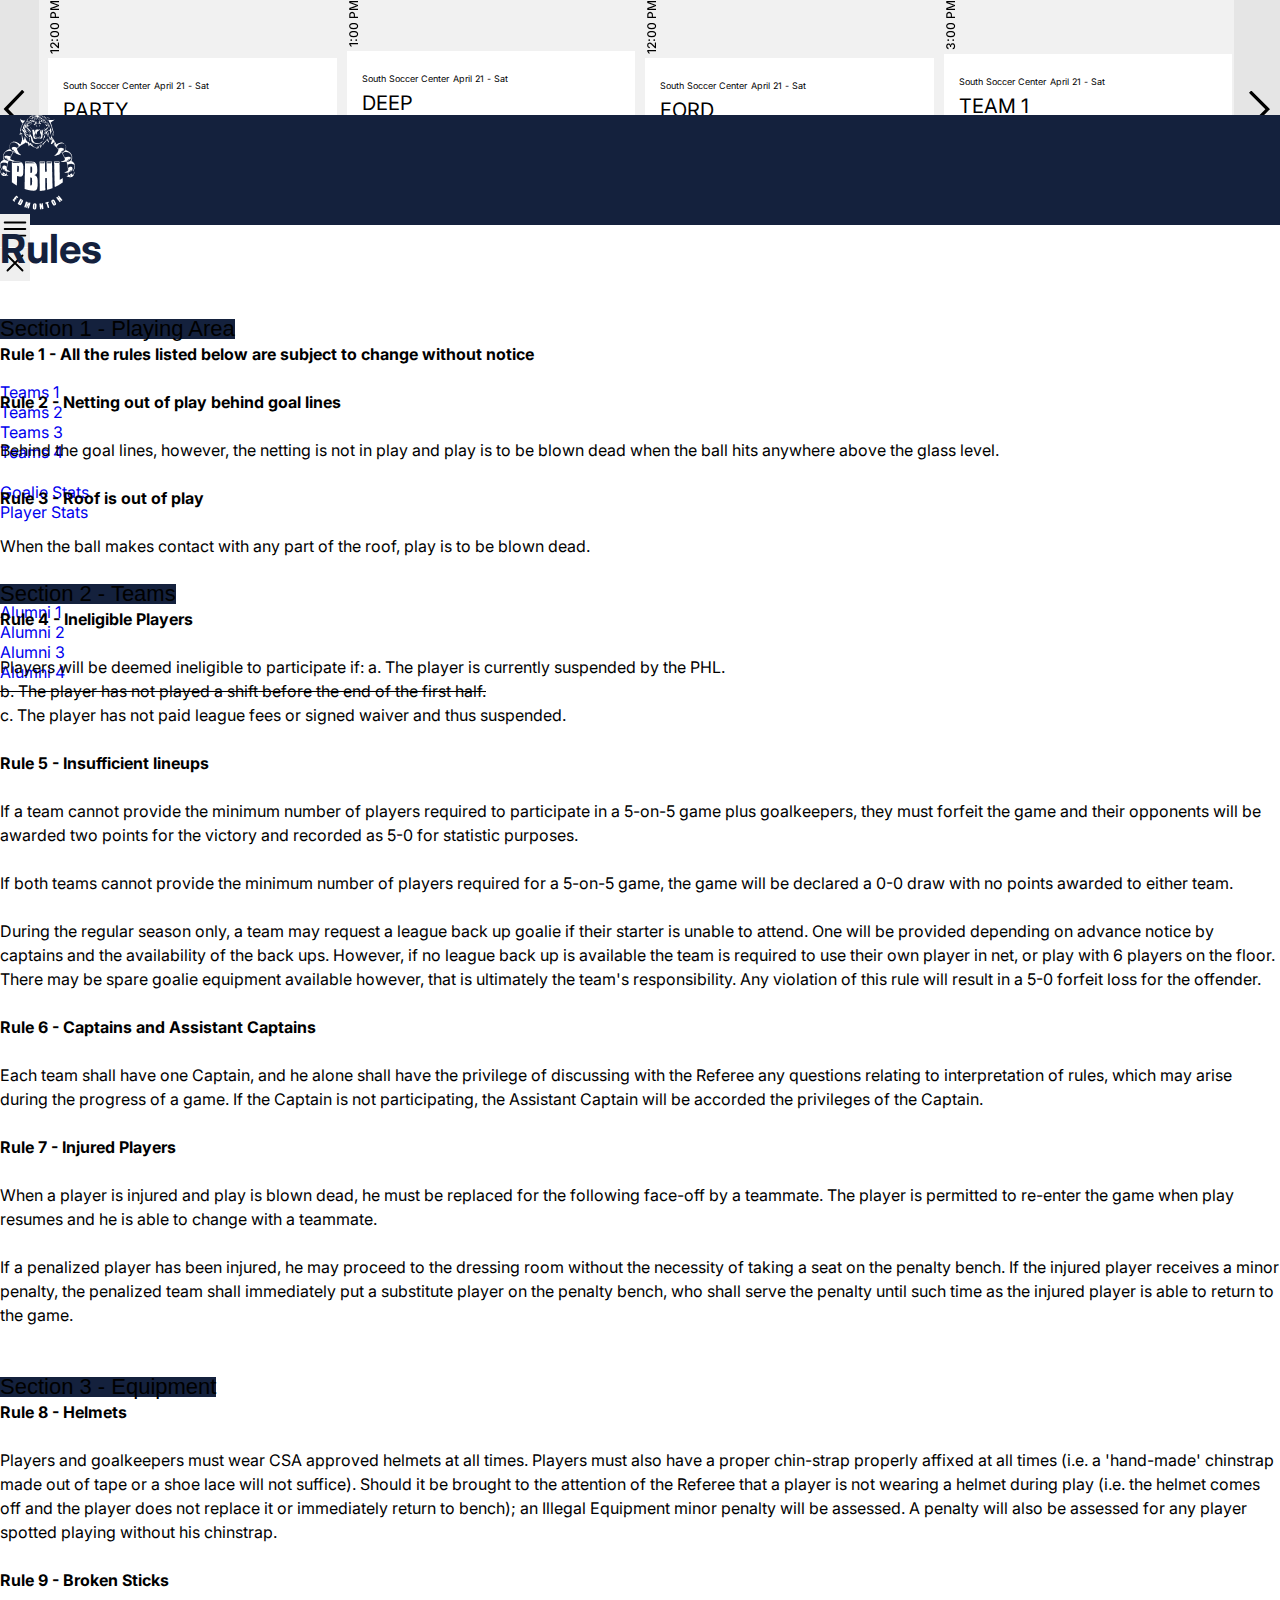
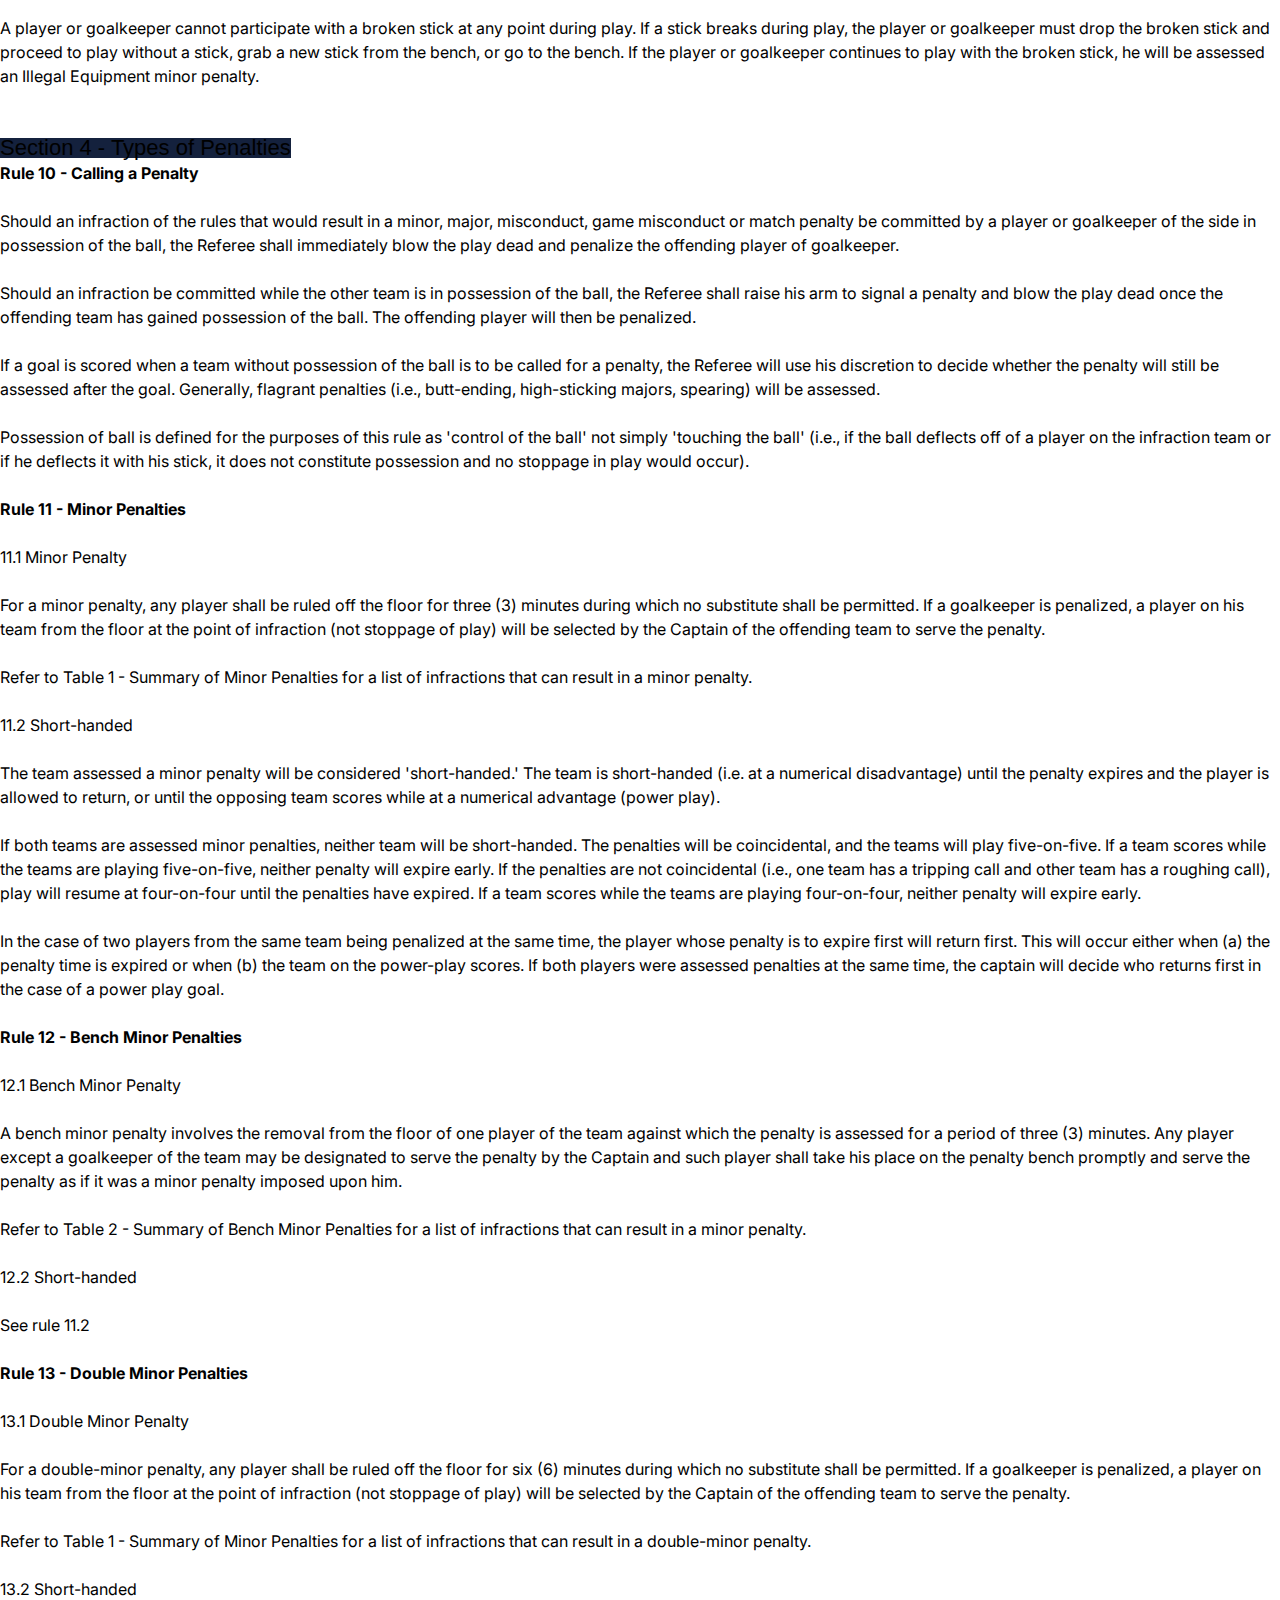
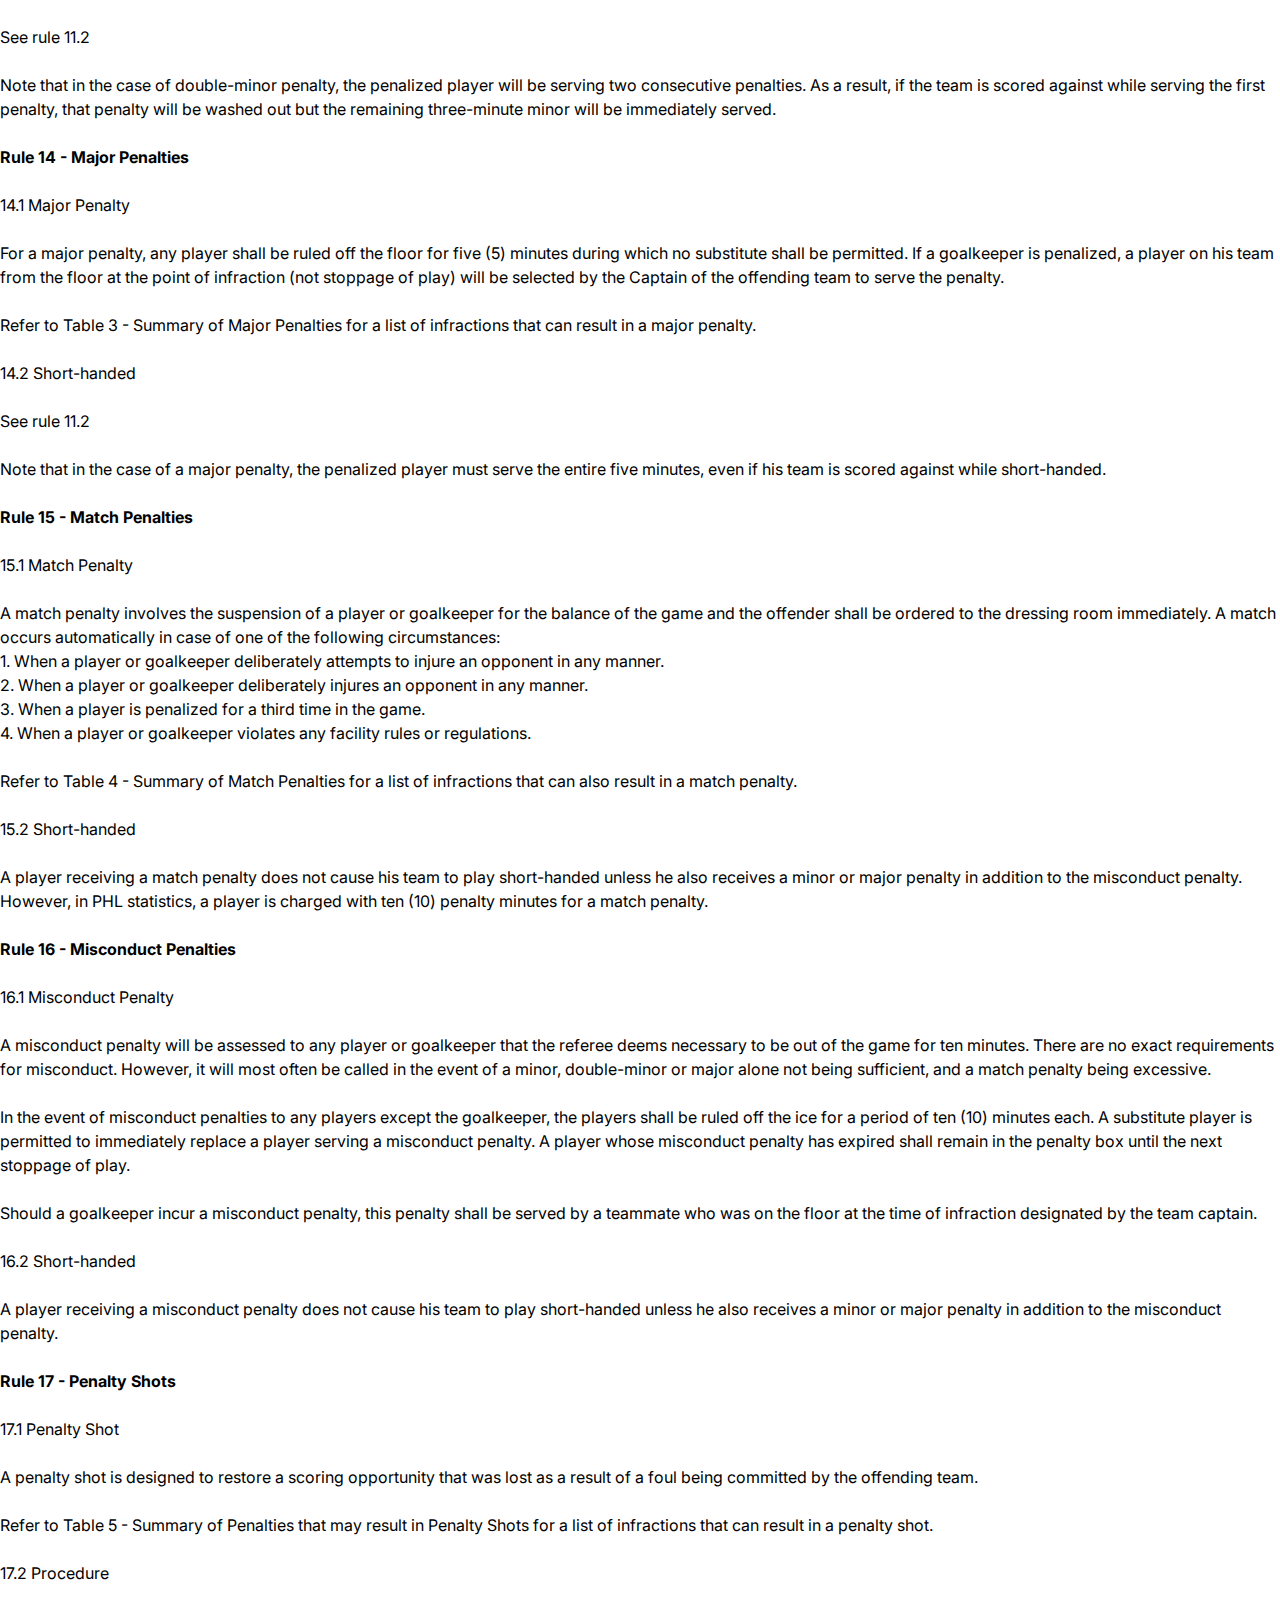
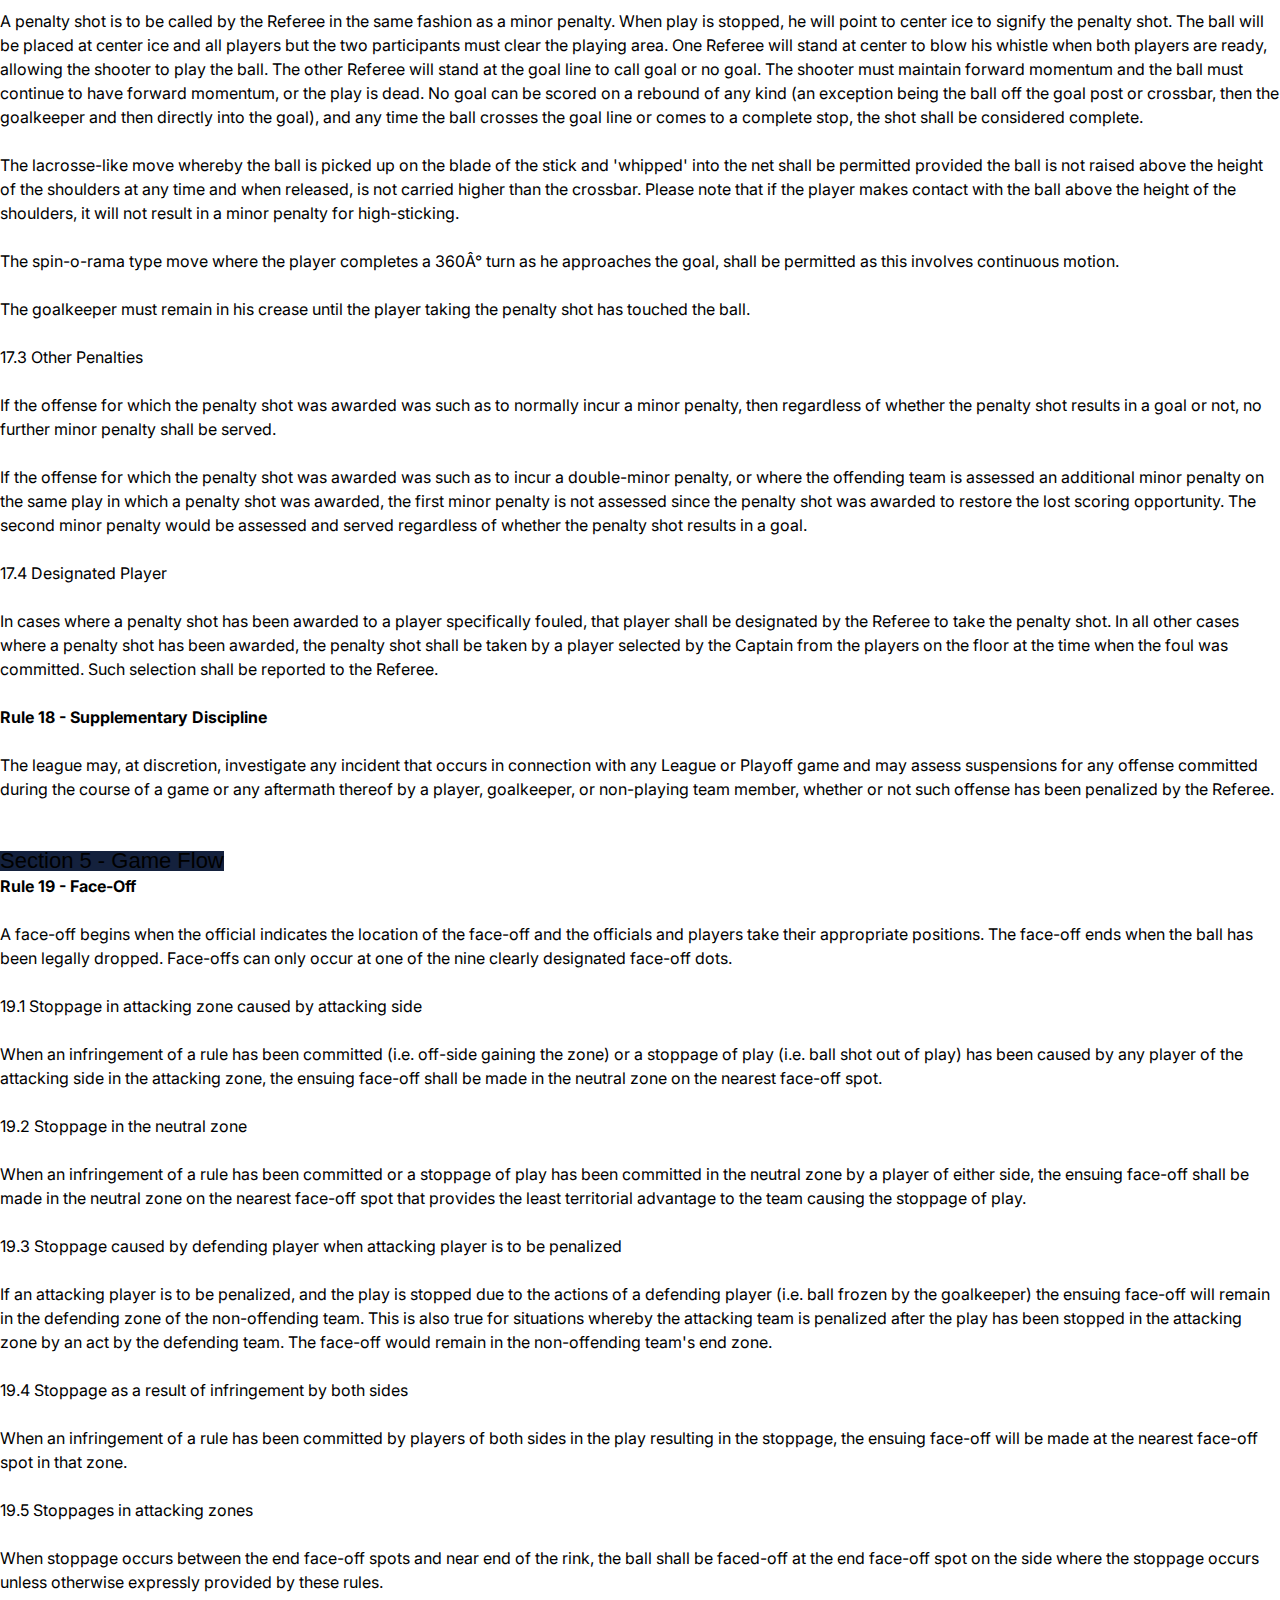
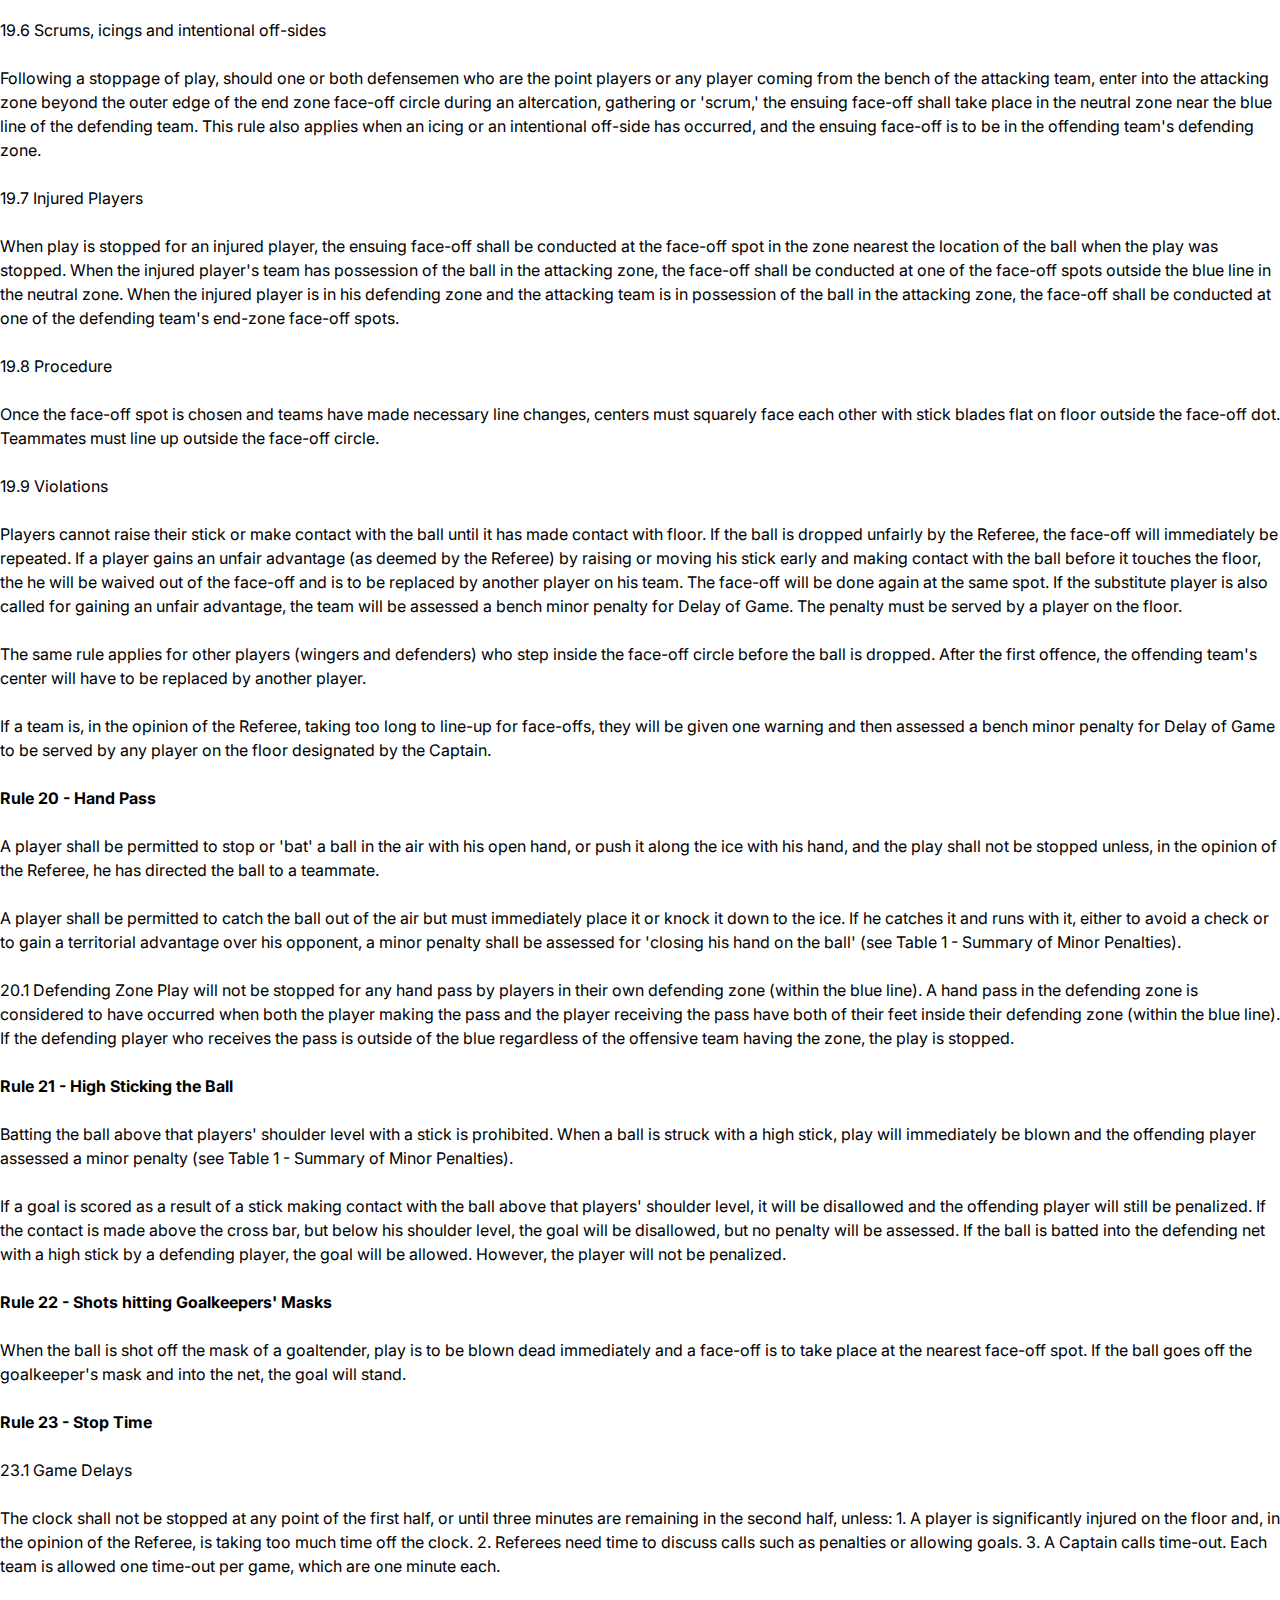
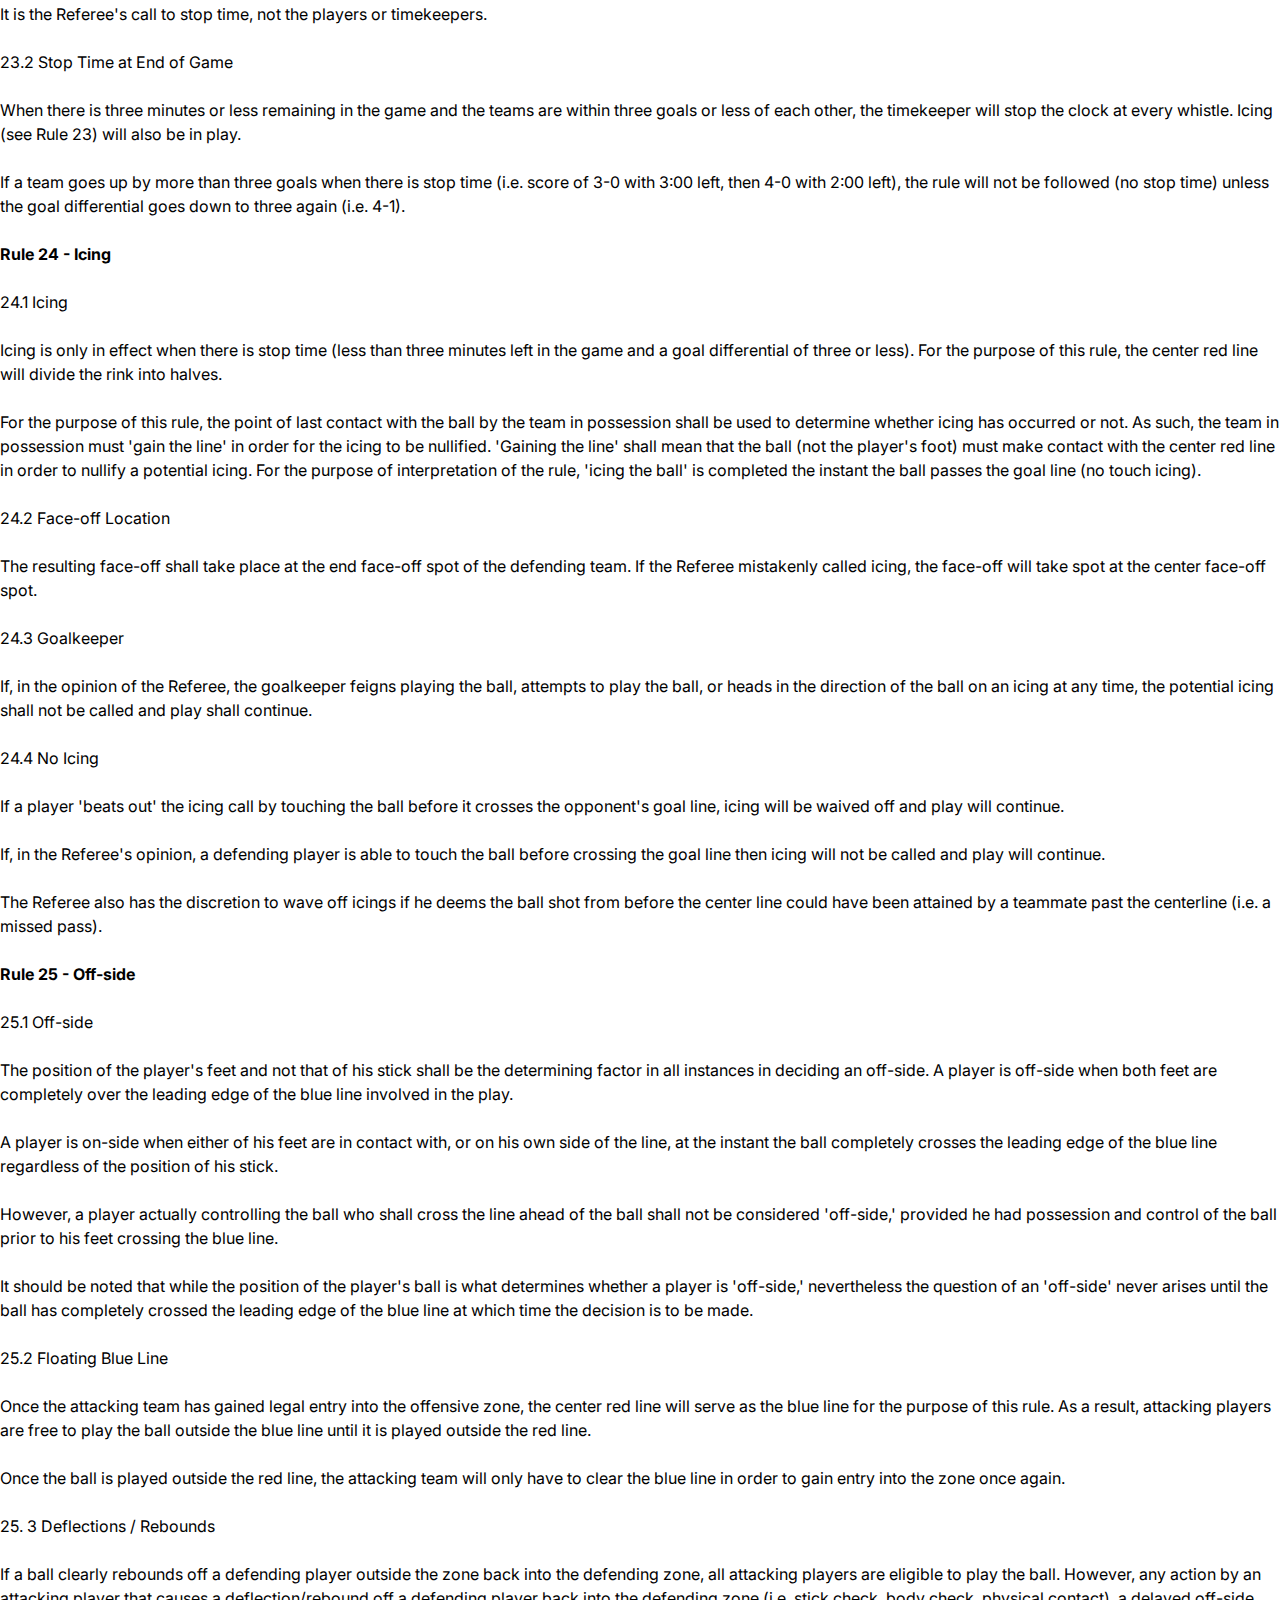
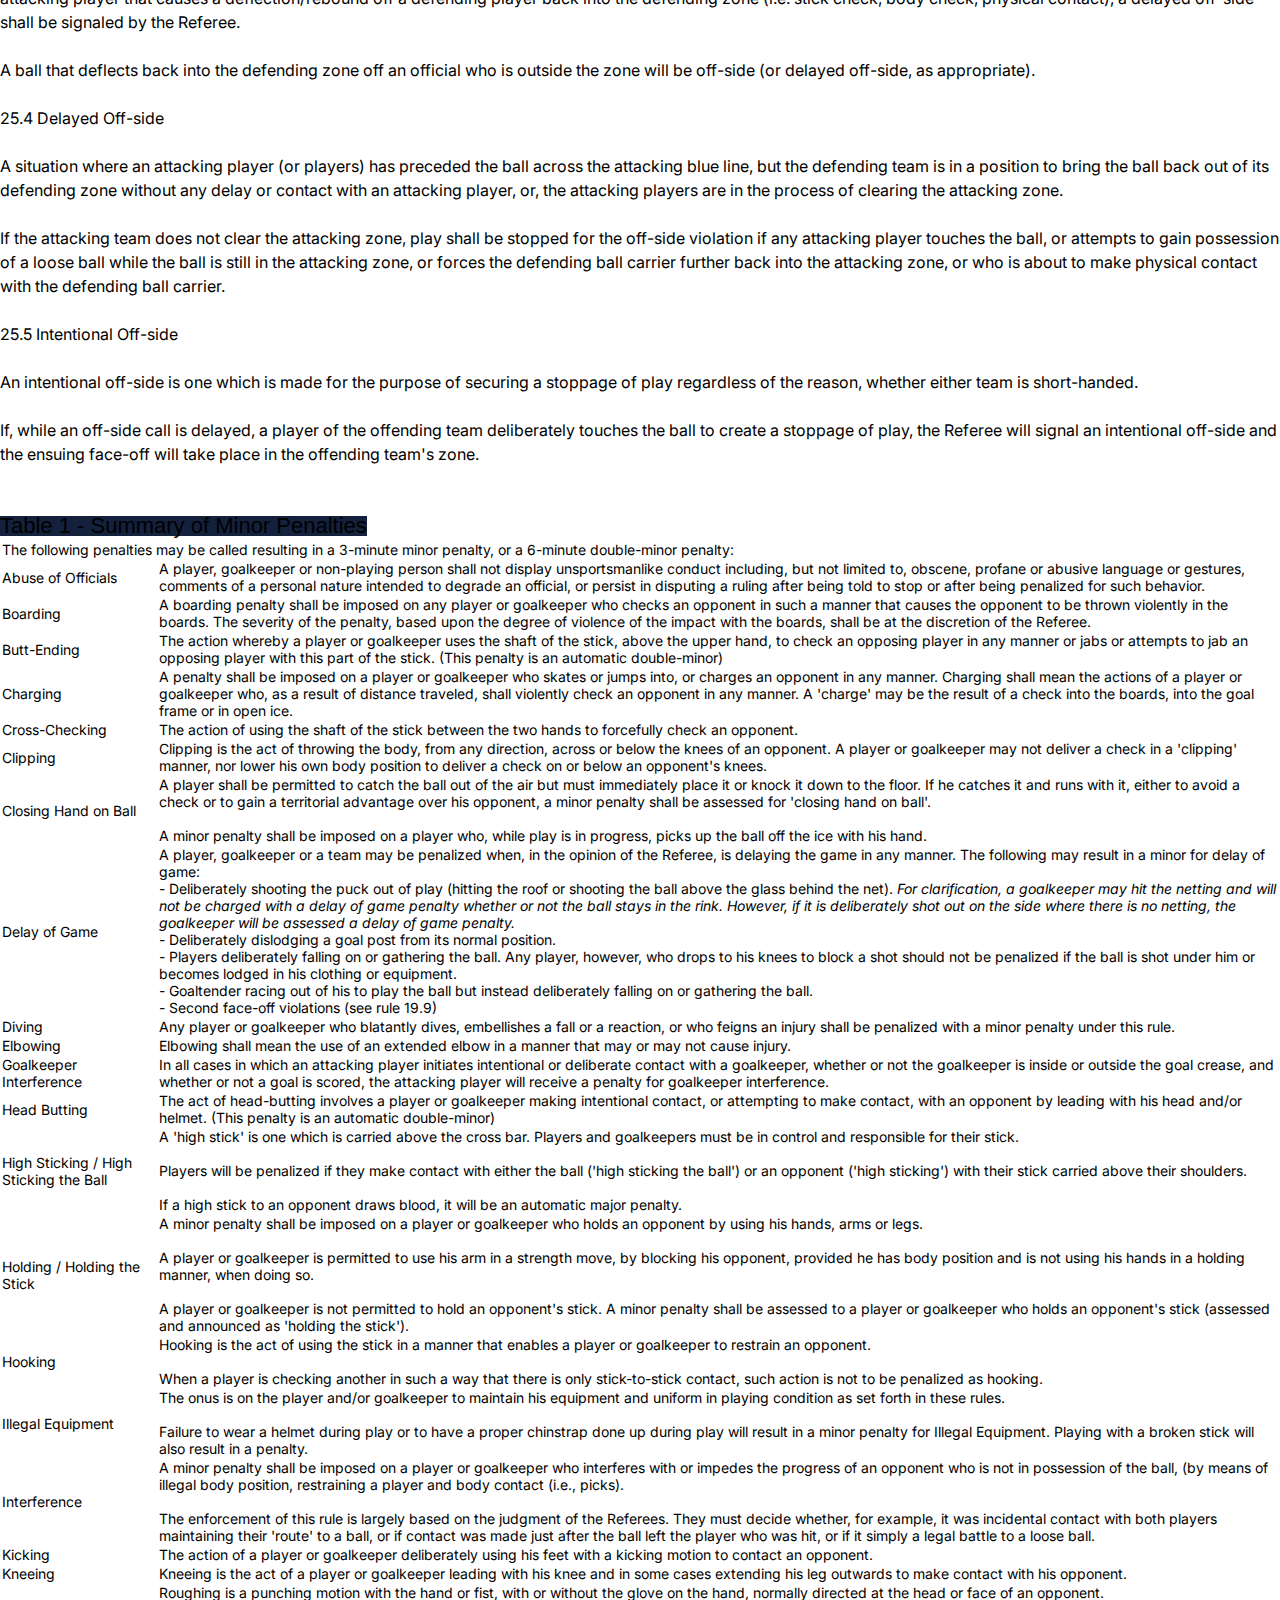
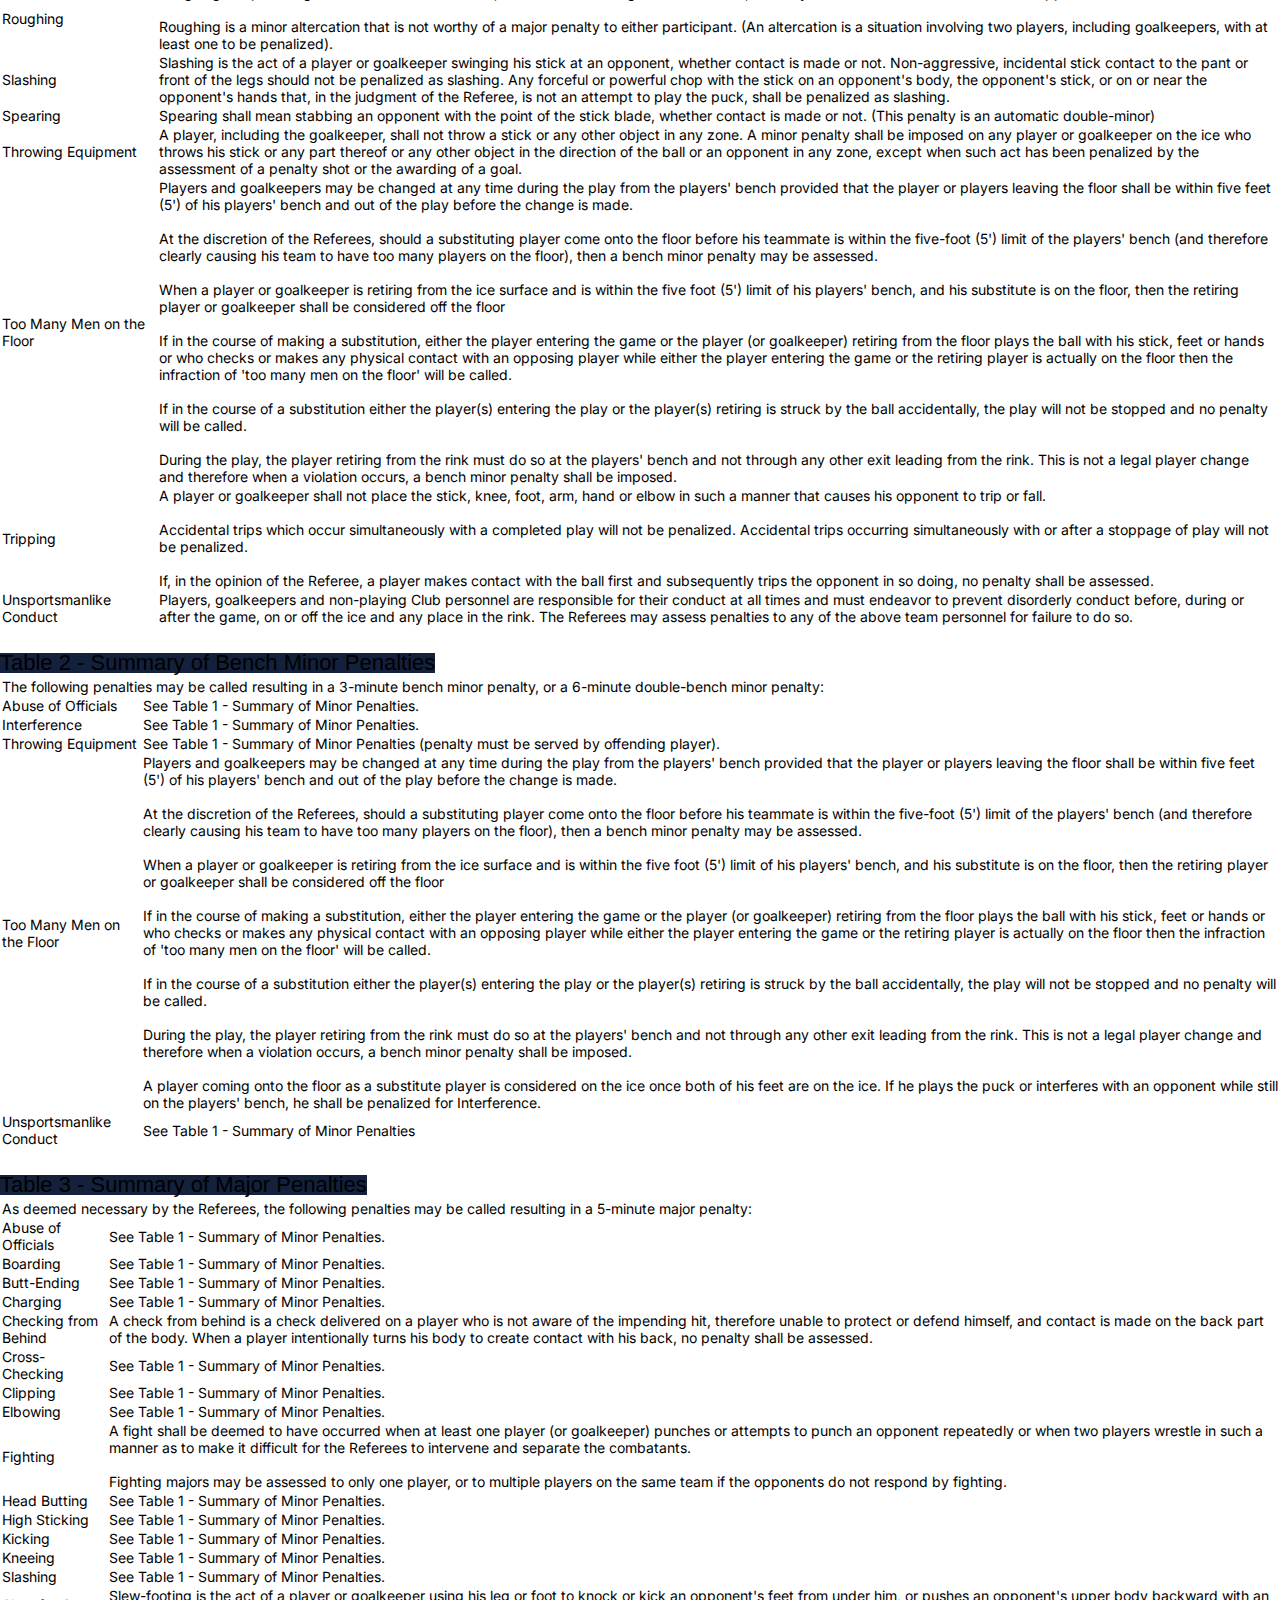
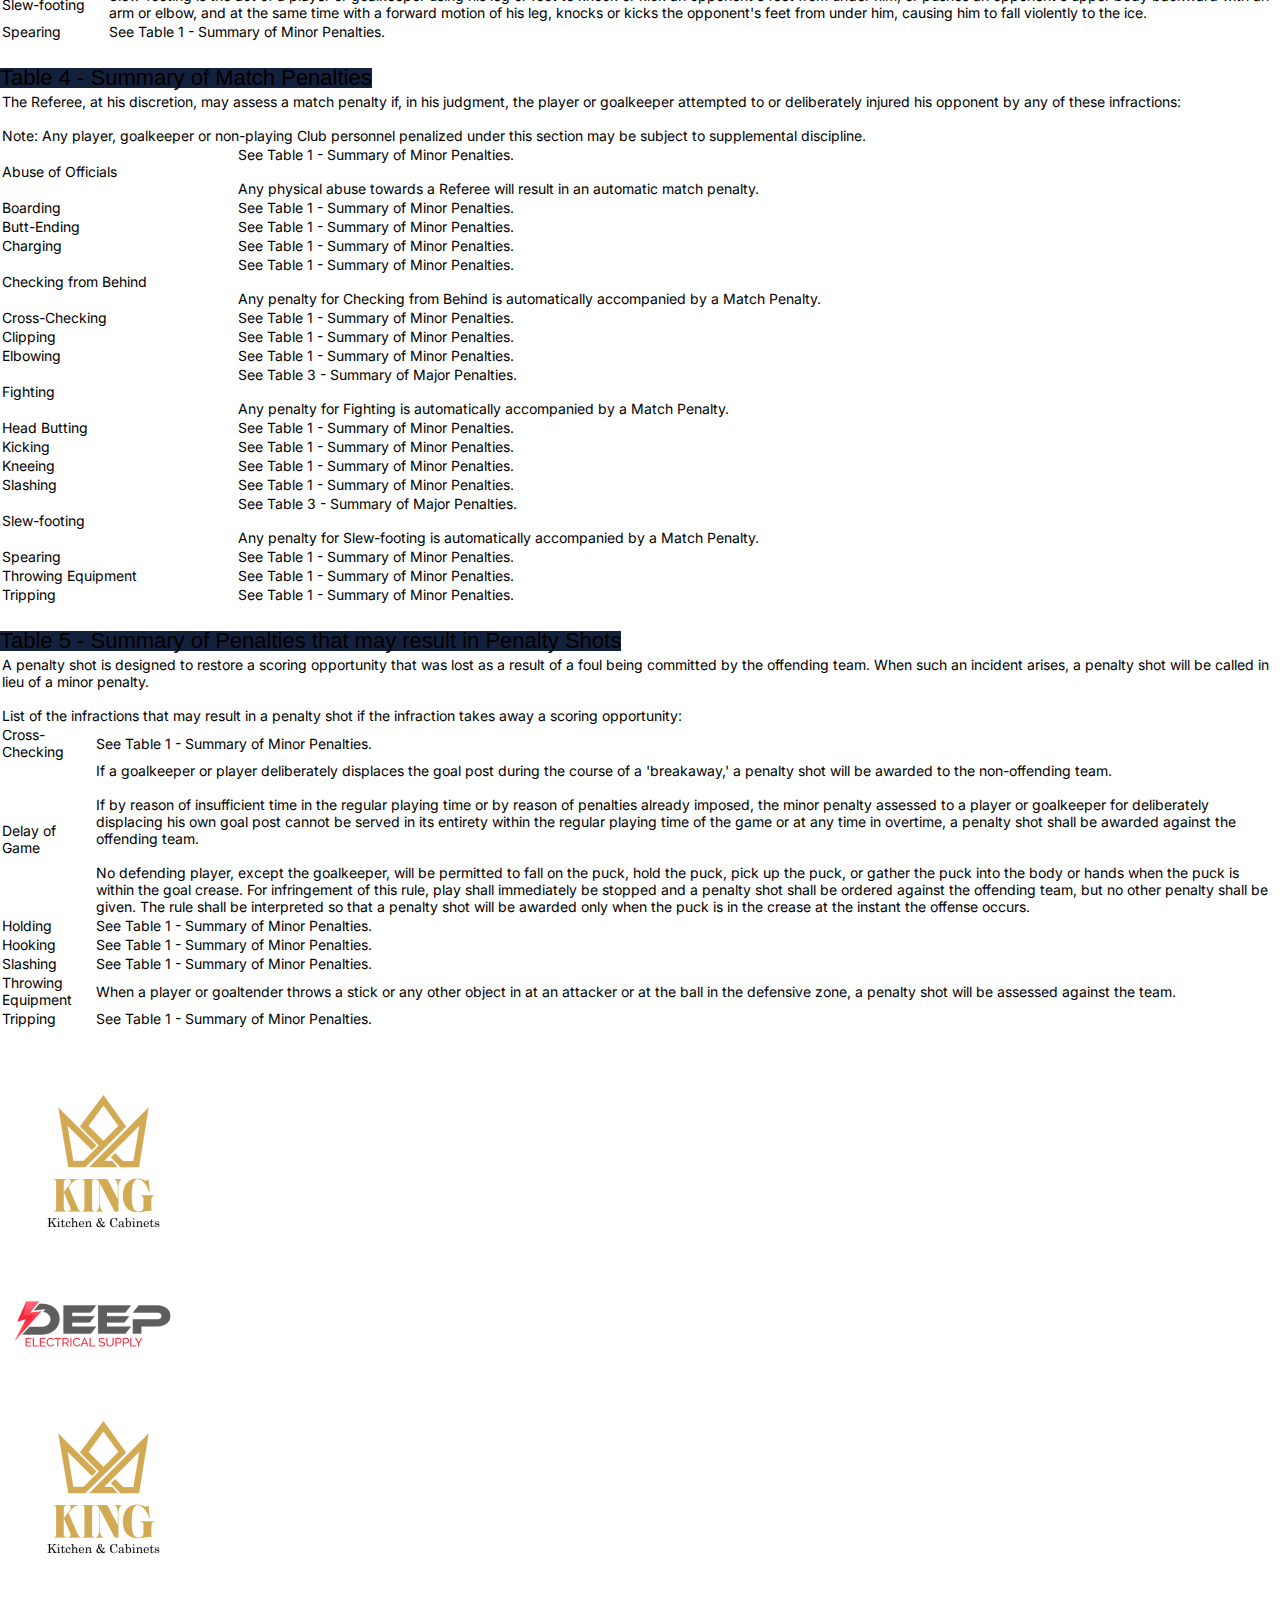
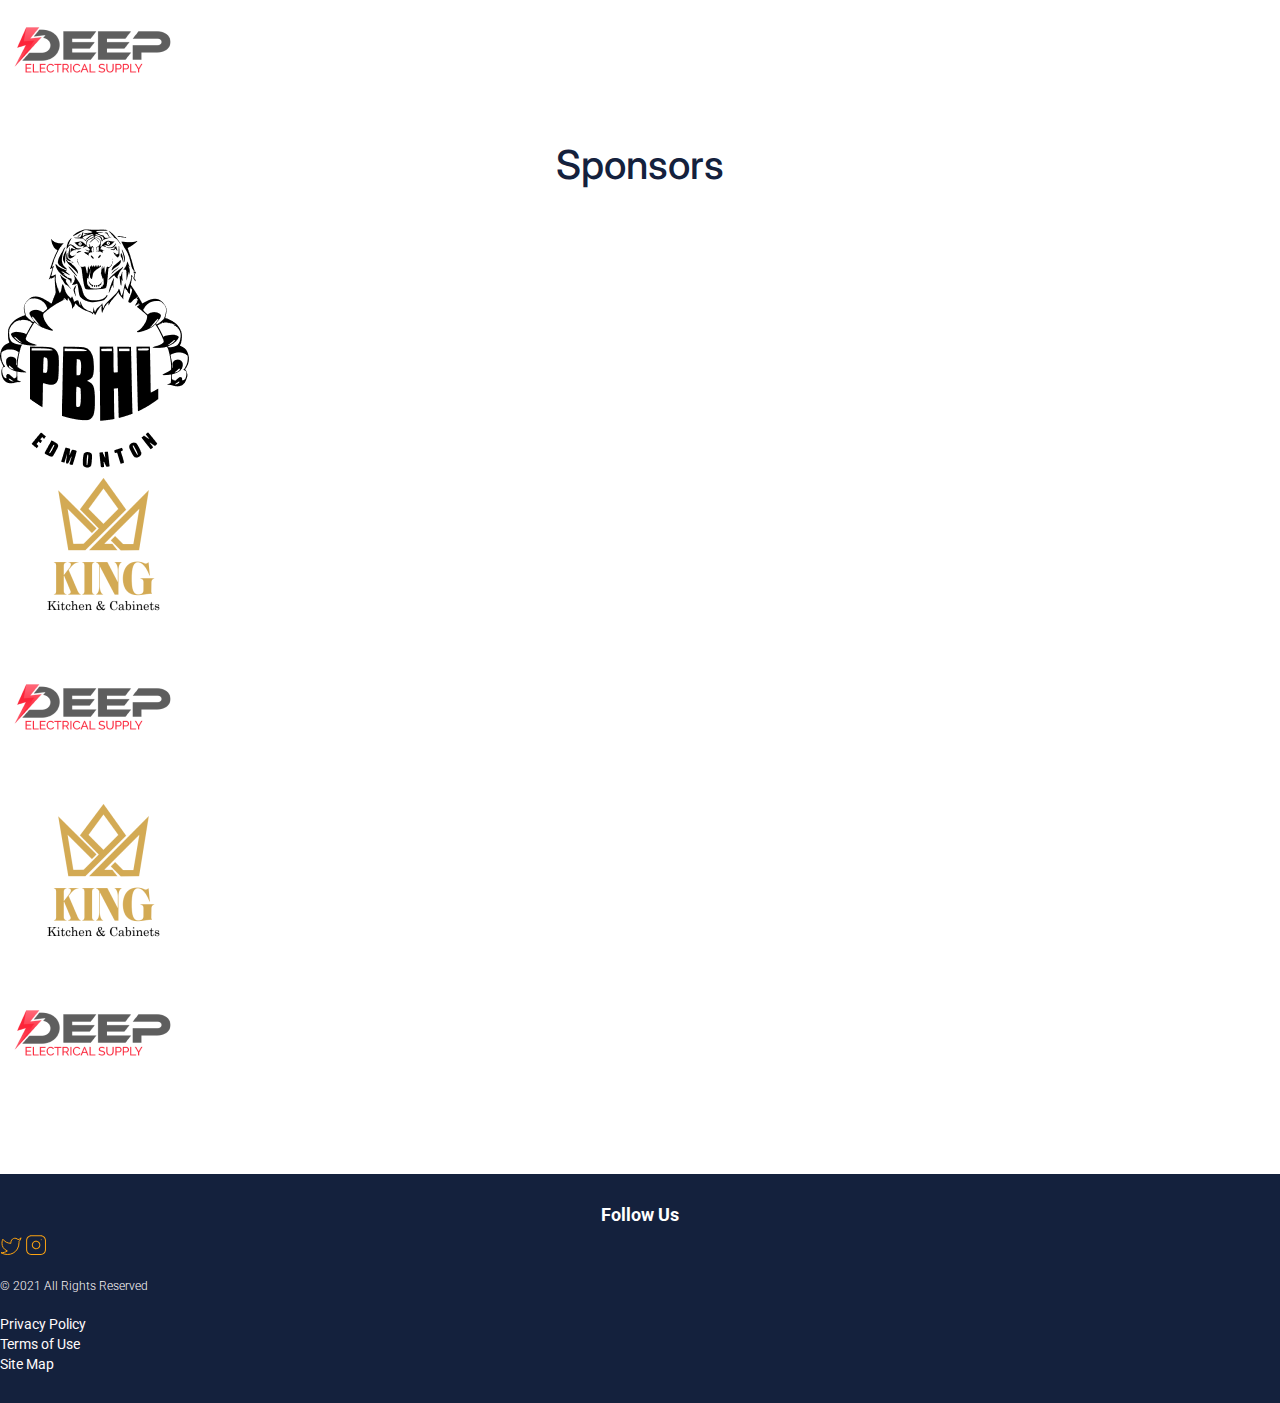
<file: rules.html>
<!DOCTYPE html>
<html lang="en">

<head>
    <meta charset="UTF-8">
    <meta name="viewport" content="width=device-width, initial-scale=1.0">
    <!--====== bootstrap css ======-->
    <link href="https://cdn.jsdelivr.net/npm/bootstrap@5.1.3/dist/css/bootstrap.min.css" rel="stylesheet"
        integrity="sha384-1BmE4kWBq78iYhFldvKuhfTAU6auU8tT94WrHftjDbrCEXSU1oBoqyl2QvZ6jIW3" crossorigin="anonymous" />
    <!--====== owl.carousel css ======-->
    <link rel="stylesheet" href="https://cdnjs.cloudflare.com/ajax/libs/OwlCarousel2/2.3.4/assets/owl.carousel.min.css">
    <!--====== coustom css ======-->
    <link rel="stylesheet" href="./style.css">
    <!--====== responsive css ======-->
    <link rel="stylesheet" href="./responsive.css">
    <title>PBHL</title>
</head>

<body>

    <main>
        <nav class="top-nav">
            <div class="owl-carousel">
                <div class="item">
                    <div class="games-slot d-flex gap-2 align-items-center">
                        <span class="time">12:00 PM</span>
                        <div class="game w-100">
                            <div class="game-header d-flex justify-content-between">
                                <span>South Soccer Center</span>
                                <span>April 21 - Sat</span>
                            </div>
                            <div class="game-body">
                                <ul>
                                    <li class="d-flex justify-content-between">
                                        <p>PARTY</p>
                                        <span>0</span>
                                    </li>
                                    <li class="d-flex justify-content-between">
                                        <p>SOUTH PARK</p>
                                        <span>0</span>
                                    </li>
                                </ul>
                            </div>
                        </div>
                    </div>
                </div>
                <div class="item">
                    <div class="games-slot d-flex gap-2 align-items-center">
                        <span class="time">1:00 PM</span>
                        <div class="game w-100">
                            <div class="game-header d-flex justify-content-between">
                                <span>South Soccer Center</span>
                                <span>April 21 - Sat</span>
                            </div>
                            <div class="game-body">
                                <ul>
                                    <li class="d-flex justify-content-between">
                                        <p>DEEP</p>
                                        <span>0</span>
                                    </li>
                                    <li class="d-flex justify-content-between">
                                        <p>art</p>
                                        <span>0</span>
                                    </li>
                                </ul>
                            </div>
                        </div>
                    </div>
                </div>
                <div class="item">
                    <div class="games-slot d-flex gap-2 align-items-center">
                        <span class="time">12:00 PM</span>
                        <div class="game w-100">
                            <div class="game-header d-flex justify-content-between">
                                <span>South Soccer Center</span>
                                <span>April 21 - Sat</span>
                            </div>
                            <div class="game-body">
                                <ul>
                                    <li class="d-flex justify-content-between">
                                        <p>FORD</p>
                                        <span>0</span>
                                    </li>
                                    <li class="d-flex justify-content-between">
                                        <p>PARTY</p>
                                        <span>0</span>
                                    </li>
                                </ul>
                            </div>
                        </div>
                    </div>
                </div>
                <div class="item">
                    <div class="games-slot d-flex gap-2 align-items-center">
                        <span class="time">3:00 PM</span>
                        <div class="game w-100">
                            <div class="game-header d-flex justify-content-between">
                                <span>South Soccer Center</span>
                                <span>April 21 - Sat</span>
                            </div>
                            <div class="game-body">
                                <ul>
                                    <li class="d-flex justify-content-between">
                                        <p>TEAM 1</p>
                                        <span>0</span>
                                    </li>
                                    <li class="d-flex justify-content-between">
                                        <p>TEAM 2</p>
                                        <span>0</span>
                                    </li>
                                </ul>
                            </div>
                        </div>
                    </div>
                </div>

            </div>
        </nav>
        <div class="main-nav">
            <nav class="navbar navbar-expand-xl  text-brand  container">
                <a class="navbar-brand text-brand" href="./index.html">
                    <img src="./assets/img/logo-sm.png" alt="">
                </a>
                <div class="d-flex gap-1 align-items-center">
                    <ul
                        class="navbar-nav align-items-center  mb-lg-0 gap-3 text-uppercase d-flex flex-row sm-navbar-nav">

                        <li class="nav-item">
                            <a class="nav-link" href="./schedule.html" target="_self" title="">Schedule</a>
                        </li>
                        <li class="nav-item">
                            <a class="nav-link" href="./goalie-stats.html" target="_self" title="">Stats</a>
                        </li>
                        <li class="nav-item">
                            <a class="nav-link" href="#" target="_self" title="">Teams</a>
                        </li>

                    </ul>
                    <button class="navbar-toggler bg-transparent text-black px-3 py-2 text-white" type="button"
                        data-bs-toggle="offcanvas" data-bs-target="#navbarOffcanvas" aria-controls="navbarOffcanvas"
                        aria-expanded="false" aria-label="Toggle navigation">
                        <svg xmlns="http://www.w3.org/2000/svg" fill="none" width="30px" viewBox="0 0 24 24"
                            stroke-width="1.5" stroke="currentColor" class="w-6 h-6">
                            <path stroke-linecap="round" stroke-linejoin="round"
                                d="M3.75 6.75h16.5M3.75 12h16.5m-16.5 5.25h16.5" />
                        </svg>
                    </button>
                </div>
                <div class="offcanvas offcanvas-end" id="navbarOffcanvas" tabindex="-1"
                    aria-labelledby="offcanvasNavbarLabel">
                    <div class="offcanvas-header">
                        <button type="button" class=" bg-transparent text-white" data-bs-dismiss="offcanvas"
                            aria-label="Close">
                            <svg xmlns="http://www.w3.org/2000/svg" fill="none" viewBox="0 0 24 24" stroke-width="1.5"
                                width="30" stroke="currentColor" class="w-6 h-6">
                                <path stroke-linecap="round" stroke-linejoin="round" d="M6 18 18 6M6 6l12 12" />
                            </svg>
                        </button>
                    </div>
                    <div class="offcanvas-body">
                        <div class="navbar-nav justify-content-end flex-grow-1 pe-3">
                            <ul class="navbar-nav align-items-center mb-2 mb-lg-0 gap-3 text-uppercase">
                                <li class="nav-item">
                                    <a class="nav-link active" href="./index.html" target="_self" title="">Home</a>
                                </li>
                                <li class="nav-item">
                                    <a class="nav-link" href="#" target="_self" title="">Blog</a>
                                </li>
                                <li class="nav-item">
                                    <a class="nav-link" href="./schedule.html" target="_self" title="">Schedule</a>
                                </li>
                                <li class="nav-item">
                                    <a class="nav-link" href="./standings.html" target="_self" title="">Standings</a>
                                </li>
                                <li class="nav-item dropdown">
                                    <a class="nav-link dropdown-toggle text-base" href="#" id="serviceNavDropdown"
                                        role="button" data-bs-toggle="dropdown" aria-expanded="false">
                                        Teams
                                    </a>
                                    <ul class="dropdown-menu dropdown-menu-end animate slideIn"
                                        aria-labelledby="serviceNavDropdown">
                                        <li>
                                            <a href="#" class="dropdown-item">Teams 1</a>
                                        </li>
                                        <li>
                                            <a href="#" class="dropdown-item">Teams 2</a>
                                        </li>
                                        <li>
                                            <a href="#" class="dropdown-item">Teams 3</a>
                                        </li>
                                        <li>
                                            <a href="#" class="dropdown-item">Teams 4</a>
                                        </li>

                                    </ul>
                                </li>
                                <li class="nav-item dropdown">
                                    <a class="nav-link dropdown-toggle text-base" href="#" id="serviceNavDropdown"
                                        role="button" data-bs-toggle="dropdown" aria-expanded="false">
                                        Stats
                                    </a>
                                    <ul class="dropdown-menu dropdown-menu-end animate slideIn"
                                        aria-labelledby="serviceNavDropdown">
                                        <li>
                                            <a href="./goalie-stats.html" class="dropdown-item">Goalie Stats</a>
                                        </li>
                                        <li>
                                            <a href="./player-stats.html" class="dropdown-item">Player Stats</a>
                                        </li>


                                    </ul>
                                </li>
                                <li class="nav-item">
                                    <a class="nav-link" href="./rules.html" target="_self" title="">Rules</a>
                                </li>
                                <li class="nav-item">
                                    <a class="nav-link" href="./awards.html" target="_self" title="">Awards</a>
                                </li>
                                <li class="nav-item">
                                    <a class="nav-link" href="./sponsors.html" target="_self" title="">Sponsors</a>
                                </li>
                                <li class="nav-item dropdown">
                                    <a class="nav-link dropdown-toggle text-base" href="#" id="serviceNavDropdown"
                                        role="button" data-bs-toggle="dropdown" aria-expanded="false">
                                        Alumni
                                    </a>
                                    <ul class="dropdown-menu dropdown-menu-end animate slideIn"
                                        aria-labelledby="serviceNavDropdown">
                                        <li>
                                            <a href="#" class="dropdown-item">Alumni 1</a>
                                        </li>
                                        <li>
                                            <a href="#" class="dropdown-item">Alumni 2</a>
                                        </li>
                                        <li>
                                            <a href="#" class="dropdown-item">Alumni 3</a>
                                        </li>
                                        <li>
                                            <a href="#" class="dropdown-item">Alumni 4</a>
                                        </li>

                                    </ul>
                                </li>
                                <li class="nav-item">
                                    <a class="nav-link" href="#" target="_self" title="">Wavier</a>
                                </li>
                            </ul>
                        </div>
                    </div>
                </div>
            </nav>
        </div>
        <div class="sub-hero sub-hero-awards sub-hero-sponsors">
            <div class="container py-5">
                <div class="d-flex flex-column sub-hero-awards-content-wrapper">
                    <h1>Rules</h1>
                </div>
            </div>
        </div>
        <section class="section">
            <div class="container">
                <div class="accordion" id="accordionExample">
                    <div class="accordion-item">
                        <h2 class="accordion-header" id="headingOne">
                            <button class="accordion-button collapsed bg_brand text-white" type="button"
                                data-bs-toggle="collapse" data-bs-target="#collapseOne" aria-expanded="false"
                                aria-controls="#collapseone">
                                Section 1 - Playing Area
                            </button>
                        </h2>
                        <div id="collapseOne" class="accordion-collapse collapse" aria-labelledby="headingOne"
                            data-bs-parent="#accordionExample">
                            <div class="accordion-body">
                                <p class="text-center">
                                    <b>Rule 1 - All the rules listed below are subject to change without notice </b>
                                    <br> <br>
                                    <b>
                                        Rule 2 - Netting out of play behind goal lines

                                    </b>
                                    <br> <br>
                                    Behind the goal lines, however, the netting is not in play and play is to be blown
                                    dead when the ball hits anywhere above the glass level.
                                    <br> <br>
                                    <b>
                                        Rule 3 - Roof is out of play

                                    </b>
                                    <br> <br>
                                    When the ball makes contact with any part of the roof, play is to be blown dead.
                                </p>
                            </div>
                        </div>
                    </div>
                    <div class="accordion-item">
                        <h2 class="accordion-header" id="headingTwo">
                            <button class="accordion-button collapsed bg_brand text-white" type="button"
                                data-bs-toggle="collapse" data-bs-target="#collapseTwo" aria-expanded="false"
                                aria-controls="collapseTwo">
                                Section 2 - Teams
                            </button>
                        </h2>
                        <div id="collapseTwo" class="accordion-collapse collapse" aria-labelledby="headingTwo"
                            data-bs-parent="#accordionExample">
                            <div class="accordion-body">
                                <p class="text-center">
                                    <b> Rule 4 - Ineligible Players </b>
                                    <br> <br>

                                    Players will be deemed ineligible to participate if:
                                    a. The player is currently suspended by the PHL.
                                    <br>
                                    <del> b. The player has not played a shift before the end of the first half. </del>
                                    <br>
                                    c. The player has not paid league fees or signed waiver and thus suspended.
                                    <br> <br>
                                    <b>
                                        Rule 5 - Insufficient lineups

                                    </b>
                                    <br> <br>
                                    If a team cannot provide the minimum number of players required to participate in a
                                    5-on-5 game plus goalkeepers, they must forfeit the game and their opponents will be
                                    awarded two points for the victory and recorded as 5-0 for statistic purposes.
                                    <br> <br>
                                    If both teams cannot provide the minimum number of players required for a 5-on-5
                                    game, the game will be declared a 0-0 draw with no points awarded to either team.
                                    <br> <br>
                                    During the regular season only, a team may request a league back up goalie if their
                                    starter is unable to attend. One will be provided depending on advance notice by
                                    captains and the availability of the back ups. However, if no league back up is
                                    available the team is required to use their own player in net, or play with 6
                                    players on the floor. There may be spare goalie equipment available however, that is
                                    ultimately the team's responsibility. Any violation of this rule will result in a
                                    5-0 forfeit loss for the offender.
                                    <br> <br>
                                    <b>
                                        Rule 6 - Captains and Assistant Captains

                                    </b>
                                    <br> <br>
                                    Each team shall have one Captain, and he alone shall have the privilege of
                                    discussing with the Referee any questions relating to interpretation of rules, which
                                    may arise during the progress of a game. If the Captain is not participating, the
                                    Assistant Captain will be accorded the privileges of the Captain.
                                    <br> <br>
                                    <b>
                                        Rule 7 - Injured Players

                                    </b>
                                    <br> <br>
                                    When a player is injured and play is blown dead, he must be replaced for the
                                    following face-off by a teammate. The player is permitted to re-enter the game when
                                    play resumes and he is able to change with a teammate.
                                    <br> <br>
                                    If a penalized player has been injured, he may proceed to the dressing room without
                                    the necessity of taking a seat on the penalty bench. If the injured player receives
                                    a minor penalty, the penalized team shall immediately put a substitute player on the
                                    penalty bench, who shall serve the penalty until such time as the injured player is
                                    able to return to the game.
                                    <br> <br>
                                </p>
                            </div>
                        </div>
                    </div>
                    <div class="accordion-item">
                        <h2 class="accordion-header" id="headingThree">
                            <button class="accordion-button collapsed bg_brand text-white" type="button"
                                data-bs-toggle="collapse" data-bs-target="#collapseThree" aria-expanded="false"
                                aria-controls="collapseThree">
                                Section 3 - Equipment
                            </button>
                        </h2>
                        <div id="collapseThree" class="accordion-collapse collapse" aria-labelledby="headingThree"
                            data-bs-parent="#accordionExample">
                            <div class="accordion-body">
                                <p class="text-center">
                                    <b>
                                        Rule 8 - Helmets

                                    </b>
                                    <br> <br>
                                    Players and goalkeepers must wear CSA approved helmets at all times. Players must
                                    also have a proper chin-strap properly affixed at all times (i.e. a 'hand-made'
                                    chinstrap made out of tape or a shoe lace will not suffice). Should it be brought to
                                    the attention of the Referee that a player is not wearing a helmet during play (i.e.
                                    the helmet comes off and the player does not replace it or immediately return to
                                    bench); an Illegal Equipment minor penalty will be assessed. A penalty will also be
                                    assessed for any player spotted playing without his chinstrap.
                                    <br> <br>
                                    <b>
                                        Rule 9 - Broken Sticks

                                    </b>
                                    <br> <br>
                                    A player or goalkeeper cannot participate with a broken stick at any point during
                                    play. If a stick breaks during play, the player or goalkeeper must drop the broken
                                    stick and proceed to play without a stick, grab a new stick from the bench, or go to
                                    the bench. If the player or goalkeeper continues to play with the broken stick, he
                                    will be assessed an Illegal Equipment minor penalty.
                                    <br> <br>
                                </p>
                            </div>
                        </div>
                    </div>
                    <div class="accordion-item">
                        <h2 class="accordion-header" id="headingFour">
                            <button class="accordion-button collapsed bg_brand text-white" type="button"
                                data-bs-toggle="collapse" data-bs-target="#collapseFour" aria-expanded="false"
                                aria-controls="collapseFour">
                                Section 4 - Types of Penalties
                            </button>
                        </h2>
                        <div id="collapseFour" class="accordion-collapse collapse" aria-labelledby="headingFour"
                            data-bs-parent="#accordionExample">
                            <div class="accordion-body">
                                <p class="text-center">
                                    <b>
                                        Rule 10 - Calling a Penalty

                                    </b>
                                    <br> <br>
                                    Should an infraction of the rules that would result in a minor, major, misconduct,
                                    game misconduct or match penalty be committed by a player or goalkeeper of the side
                                    in possession of the ball, the Referee shall immediately blow the play dead and
                                    penalize the offending player of goalkeeper.
                                    <br> <br>
                                    Should an infraction be committed while the other team is in possession of the ball,
                                    the Referee shall raise his arm to signal a penalty and blow the play dead once the
                                    offending team has gained possession of the ball. The offending player will then be
                                    penalized.
                                    <br> <br>
                                    If a goal is scored when a team without possession of the ball is to be called for a
                                    penalty, the Referee will use his discretion to decide whether the penalty will
                                    still be assessed after the goal. Generally, flagrant penalties (i.e., butt-ending,
                                    high-sticking majors, spearing) will be assessed.
                                    <br> <br>
                                    Possession of ball is defined for the purposes of this rule as 'control of the ball'
                                    not simply 'touching the ball' (i.e., if the ball deflects off of a player on the
                                    infraction team or if he deflects it with his stick, it does not constitute
                                    possession and no stoppage in play would occur).
                                    <br> <br>
                                    <b>
                                        Rule 11 - Minor Penalties

                                    </b>
                                    <br> <br>
                                    11.1 Minor Penalty
                                    <br> <br>
                                    For a minor penalty, any player shall be ruled off the floor for three (3) minutes
                                    during which no substitute shall be permitted. If a goalkeeper is penalized, a
                                    player on his team from the floor at the point of infraction (not stoppage of play)
                                    will be selected by the Captain of the offending team to serve the penalty.
                                    <br> <br>
                                    Refer to Table 1 - Summary of Minor Penalties for a list of infractions that can
                                    result in a minor penalty.
                                    <br> <br>
                                    11.2 Short-handed
                                    <br> <br>
                                    The team assessed a minor penalty will be considered 'short-handed.' The team is
                                    short-handed (i.e. at a numerical disadvantage) until the penalty expires and the
                                    player is allowed to return, or until the opposing team scores while at a numerical
                                    advantage (power play).
                                    <br> <br>
                                    If both teams are assessed minor penalties, neither team will be short-handed. The
                                    penalties will be coincidental, and the teams will play five-on-five. If a team
                                    scores while the teams are playing five-on-five, neither penalty will expire early.
                                    If the penalties are not coincidental (i.e., one team has a tripping call and other
                                    team has a roughing call), play will resume at four-on-four until the penalties have
                                    expired. If a team scores while the teams are playing four-on-four, neither penalty
                                    will expire early.
                                    <br> <br>
                                    In the case of two players from the same team being penalized at the same time, the
                                    player whose penalty is to expire first will return first. This will occur either
                                    when (a) the penalty time is expired or when (b) the team on the power-play scores.
                                    If both players were assessed penalties at the same time, the captain will decide
                                    who returns first in the case of a power play goal.
                                    <br> <br>
                                    <b>
                                        Rule 12 - Bench Minor Penalties

                                    </b>
                                    <br> <br>
                                    12.1 Bench Minor Penalty
                                    <br> <br>
                                    A bench minor penalty involves the removal from the floor of one player of the team
                                    against which the penalty is assessed for a period of three (3) minutes. Any player
                                    except a goalkeeper of the team may be designated to serve the penalty by the
                                    Captain and such player shall take his place on the penalty bench promptly and serve
                                    the penalty as if it was a minor penalty imposed upon him.
                                    <br> <br>
                                    Refer to Table 2 - Summary of Bench Minor Penalties for a list of infractions that
                                    can result in a minor penalty.
                                    <br> <br>
                                    12.2 Short-handed
                                    <br> <br>
                                    See rule 11.2
                                    <br> <br>

                                    <b>
                                        Rule 13 - Double Minor Penalties

                                    </b>
                                    <br> <br>
                                    13.1 Double Minor Penalty
                                    <br> <br>
                                    For a double-minor penalty, any player shall be ruled off the floor for six (6)
                                    minutes during which no substitute shall be permitted. If a goalkeeper is penalized,
                                    a player on his team from the floor at the point of infraction (not stoppage of
                                    play) will be selected by the Captain of the offending team to serve the penalty.
                                    <br> <br>
                                    Refer to Table 1 - Summary of Minor Penalties for a list of infractions that can
                                    result in a double-minor penalty.
                                    <br> <br>
                                    13.2 Short-handed
                                    <br> <br>
                                    See rule 11.2
                                    <br> <br>
                                    Note that in the case of double-minor penalty, the penalized player will be serving
                                    two consecutive penalties. As a result, if the team is scored against while serving
                                    the first penalty, that penalty will be washed out but the remaining three-minute
                                    minor will be immediately served.
                                    <br> <br>
                                    <b>
                                        Rule 14 - Major Penalties

                                    </b>
                                    <br> <br>
                                    14.1 Major Penalty
                                    <br> <br>
                                    For a major penalty, any player shall be ruled off the floor for five (5) minutes
                                    during which no substitute shall be permitted. If a goalkeeper is penalized, a
                                    player on his team from the floor at the point of infraction (not stoppage of play)
                                    will be selected by the Captain of the offending team to serve the penalty.
                                    <br> <br>
                                    Refer to Table 3 - Summary of Major Penalties for a list of infractions that can
                                    result in a major penalty.
                                    <br> <br>
                                    14.2 Short-handed
                                    <br> <br>
                                    See rule 11.2
                                    <br> <br>
                                    Note that in the case of a major penalty, the penalized player must serve the entire
                                    five minutes, even if his team is scored against while short-handed.

                                    <br> <br>

                                    <b>
                                        Rule 15 - Match Penalties

                                    </b>
                                    <br> <br>
                                    15.1 Match Penalty
                                    <br> <br>
                                    A match penalty involves the suspension of a player or goalkeeper for the balance of
                                    the game and the offender shall be ordered to the dressing room immediately. A match
                                    occurs automatically in case of one of the following circumstances:
                                    <br>
                                    1. When a player or goalkeeper deliberately attempts to injure an opponent in any
                                    manner.
                                    <br>
                                    2. When a player or goalkeeper deliberately injures an opponent in any manner.
                                    <br>
                                    3. When a player is penalized for a third time in the game.
                                    <br>
                                    4. When a player or goalkeeper violates any facility rules or regulations.
                                    <br> <br>
                                    Refer to Table 4 - Summary of Match Penalties for a list of infractions that can
                                    also result in a match penalty.
                                    <br> <br>

                                    15.2 Short-handed
                                    <br> <br>
                                    A player receiving a match penalty does not cause his team to play short-handed
                                    unless he also receives a minor or major penalty in addition to the misconduct
                                    penalty. However, in PHL statistics, a player is charged with ten (10) penalty
                                    minutes for a match penalty.
                                    <br> <br>
                                    <b>
                                        Rule 16 - Misconduct Penalties

                                    </b>
                                    <br> <br>
                                    16.1 Misconduct Penalty
                                    <br> <br>
                                    A misconduct penalty will be assessed to any player or goalkeeper that the referee
                                    deems necessary to be out of the game for ten minutes. There are no exact
                                    requirements for misconduct. However, it will most often be called in the event of a
                                    minor, double-minor or major alone not being sufficient, and a match penalty being
                                    excessive.
                                    <br> <br>
                                    In the event of misconduct penalties to any players except the goalkeeper, the
                                    players shall be ruled off the ice for a period of ten (10) minutes each. A
                                    substitute player is permitted to immediately replace a player serving a misconduct
                                    penalty. A player whose misconduct penalty has expired shall remain in the penalty
                                    box until the next stoppage of play.
                                    <br> <br>
                                    Should a goalkeeper incur a misconduct penalty, this penalty shall be served by a
                                    teammate who was on the floor at the time of infraction designated by the team
                                    captain.
                                    <br> <br>
                                    16.2 Short-handed
                                    <br> <br>
                                    A player receiving a misconduct penalty does not cause his team to play short-handed
                                    unless he also receives a minor or major penalty in addition to the misconduct
                                    penalty.
                                    <br> <br>

                                    <b>
                                        Rule 17 - Penalty Shots

                                    </b>
                                    <br> <br>
                                    17.1 Penalty Shot
                                    <br> <br>
                                    A penalty shot is designed to restore a scoring opportunity that was lost as a
                                    result of a foul being committed by the offending team.
                                    <br> <br>
                                    Refer to Table 5 - Summary of Penalties that may result in Penalty Shots for a list
                                    of infractions that can result in a penalty shot.
                                    <br> <br>
                                    17.2 Procedure
                                    <br> <br>
                                    A penalty shot is to be called by the Referee in the same fashion as a minor
                                    penalty. When play is stopped, he will point to center ice to signify the penalty
                                    shot. The ball will be placed at center ice and all players but the two participants
                                    must clear the playing area. One Referee will stand at center to blow his whistle
                                    when both players are ready, allowing the shooter to play the ball. The other
                                    Referee will stand at the goal line to call goal or no goal. The shooter must
                                    maintain forward momentum and the ball must continue to have forward momentum, or
                                    the play is dead. No goal can be scored on a rebound of any kind (an exception being
                                    the ball off the goal post or crossbar, then the goalkeeper and then directly into
                                    the goal), and any time the ball crosses the goal line or comes to a complete stop,
                                    the shot shall be considered complete.
                                    <br> <br>
                                    The lacrosse-like move whereby the ball is picked up on the blade of the stick and
                                    'whipped' into the net shall be permitted provided the ball is not raised above the
                                    height of the shoulders at any time and when released, is not carried higher than
                                    the crossbar. Please note that if the player makes contact with the ball above the
                                    height of the shoulders, it will not result in a minor penalty for high-sticking.
                                    <br> <br>
                                    The spin-o-rama type move where the player completes a 360Â° turn as he approaches
                                    the goal, shall be permitted as this involves continuous motion.
                                    <br> <br>
                                    The goalkeeper must remain in his crease until the player taking the penalty shot
                                    has touched the ball.
                                    <br> <br>
                                    17.3 Other Penalties
                                    <br> <br>
                                    If the offense for which the penalty shot was awarded was such as to normally incur
                                    a minor penalty, then regardless of whether the penalty shot results in a goal or
                                    not, no further minor penalty shall be served.
                                    <br> <br>
                                    If the offense for which the penalty shot was awarded was such as to incur a
                                    double-minor penalty, or where the offending team is assessed an additional minor
                                    penalty on the same play in which a penalty shot was awarded, the first minor
                                    penalty is not assessed since the penalty shot was awarded to restore the lost
                                    scoring opportunity. The second minor penalty would be assessed and served
                                    regardless of whether the penalty shot results in a goal.
                                    <br> <br>
                                    17.4 Designated Player
                                    <br> <br>
                                    In cases where a penalty shot has been awarded to a player specifically fouled, that
                                    player shall be designated by the Referee to take the penalty shot. In all other
                                    cases where a penalty shot has been awarded, the penalty shot shall be taken by a
                                    player selected by the Captain from the players on the floor at the time when the
                                    foul was committed. Such selection shall be reported to the Referee.
                                    <br> <br>

                                    <b>
                                        Rule 18 - Supplementary Discipline

                                    </b>
                                    <br> <br>
                                    The league may, at discretion, investigate any incident that occurs in connection
                                    with any League or Playoff game and may assess suspensions for any offense committed
                                    during the course of a game or any aftermath thereof by a player, goalkeeper, or
                                    non-playing team member, whether or not such offense has been penalized by the
                                    Referee.
                                    <br> <br>
                                </p>
                            </div>
                        </div>
                    </div>
                    <div class="accordion-item">
                        <h2 class="accordion-header" id="headingFive">
                            <button class="accordion-button collapsed bg_brand text-white" type="button"
                                data-bs-toggle="collapse" data-bs-target="#collapseFive" aria-expanded="false"
                                aria-controls="collapseFive">
                                Section 5 - Game Flow
                            </button>
                        </h2>
                        <div id="collapseFive" class="accordion-collapse collapse" aria-labelledby="headingFive"
                            data-bs-parent="#accordionExample">
                            <div class="accordion-body">
                                <p class="text-center">
                                    <b>
                                        Rule 19 - Face-Off
                                    </b>
                                    <br><br>
                                    A face-off begins when the official indicates the location of the face-off and the
                                    officials and players take their appropriate positions. The face-off ends when the
                                    ball has been legally dropped. Face-offs can only occur at one of the nine clearly
                                    designated face-off dots.
                                    <br><br>
                                    19.1 Stoppage in attacking zone caused by attacking side
                                    <br><br>
                                    When an infringement of a rule has been committed (i.e. off-side gaining the zone)
                                    or a stoppage of play (i.e. ball shot out of play) has been caused by any player of
                                    the attacking side in the attacking zone, the ensuing face-off shall be made in the
                                    neutral zone on the nearest face-off spot.
                                    <br><br>
                                    19.2 Stoppage in the neutral zone
                                    <br><br>
                                    When an infringement of a rule has been committed or a stoppage of play has been
                                    committed in the neutral zone by a player of either side, the ensuing face-off shall
                                    be made in the neutral zone on the nearest face-off spot that provides the least
                                    territorial advantage to the team causing the stoppage of play.
                                    <br><br>
                                    19.3 Stoppage caused by defending player when attacking player is to be penalized
                                    <br><br>
                                    If an attacking player is to be penalized, and the play is stopped due to the
                                    actions of a defending player (i.e. ball frozen by the goalkeeper) the ensuing
                                    face-off will remain in the defending zone of the non-offending team. This is also
                                    true for situations whereby the attacking team is penalized after the play has been
                                    stopped in the attacking zone by an act by the defending team. The face-off would
                                    remain in the non-offending team's end zone.
                                    <br><br>
                                    19.4 Stoppage as a result of infringement by both sides
                                    <br><br>
                                    When an infringement of a rule has been committed by players of both sides in the
                                    play resulting in the stoppage, the ensuing face-off will be made at the nearest
                                    face-off spot in that zone.
                                    <br><br>
                                    19.5 Stoppages in attacking zones
                                    <br><br>
                                    When stoppage occurs between the end face-off spots and near end of the rink, the
                                    ball shall be faced-off at the end face-off spot on the side where the stoppage
                                    occurs unless otherwise expressly provided by these rules.
                                    <br><br>
                                    19.6 Scrums, icings and intentional off-sides
                                    <br><br>
                                    Following a stoppage of play, should one or both defensemen who are the point
                                    players or any player coming from the bench of the attacking team, enter into the
                                    attacking zone beyond the outer edge of the end zone face-off circle during an
                                    altercation, gathering or 'scrum,' the ensuing face-off shall take place in the
                                    neutral zone near the blue line of the defending team. This rule also applies when
                                    an icing or an intentional off-side has occurred, and the ensuing face-off is to be
                                    in the offending team's defending zone.
                                    <br><br>
                                    19.7 Injured Players
                                    <br><br>
                                    When play is stopped for an injured player, the ensuing face-off shall be conducted
                                    at the face-off spot in the zone nearest the location of the ball when the play was
                                    stopped. When the injured player's team has possession of the ball in the attacking
                                    zone, the face-off shall be conducted at one of the face-off spots outside the blue
                                    line in the neutral zone. When the injured player is in his defending zone and the
                                    attacking team is in possession of the ball in the attacking zone, the face-off
                                    shall be conducted at one of the defending team's end-zone face-off spots.
                                    <br><br>
                                    19.8 Procedure
                                    <br><br>
                                    Once the face-off spot is chosen and teams have made necessary line changes, centers
                                    must squarely face each other with stick blades flat on floor outside the face-off
                                    dot. Teammates must line up outside the face-off circle.
                                    <br><br>
                                    19.9 Violations
                                    <br><br>
                                    Players cannot raise their stick or make contact with the ball until it has made
                                    contact with floor. If the ball is dropped unfairly by the Referee, the face-off
                                    will immediately be repeated. If a player gains an unfair advantage (as deemed by
                                    the Referee) by raising or moving his stick early and making contact with the ball
                                    before it touches the floor, the he will be waived out of the face-off and is to be
                                    replaced by another player on his team. The face-off will be done again at the same
                                    spot. If the substitute player is also called for gaining an unfair advantage, the
                                    team will be assessed a bench minor penalty for Delay of Game. The penalty must be
                                    served by a player on the floor.
                                    <br><br>
                                    The same rule applies for other players (wingers and defenders) who step inside the
                                    face-off circle before the ball is dropped. After the first offence, the offending
                                    team's center will have to be replaced by another player.
                                    <br><br>
                                    If a team is, in the opinion of the Referee, taking too long to line-up for
                                    face-offs, they will be given one warning and then assessed a bench minor penalty
                                    for Delay of Game to be served by any player on the floor designated by the Captain.
                                    <br><br>
                                    <b>

                                        Rule 20 - Hand Pass
                                    </b>
                                    <br><br>
                                    A player shall be permitted to stop or 'bat' a ball in the air with his open hand,
                                    or push it along the ice with his hand, and the play shall not be stopped unless, in
                                    the opinion of the Referee, he has directed the ball to a teammate.
                                    <br><br>
                                    A player shall be permitted to catch the ball out of the air but must immediately
                                    place it or knock it down to the ice. If he catches it and runs with it, either to
                                    avoid a check or to gain a territorial advantage over his opponent, a minor penalty
                                    shall be assessed for 'closing his hand on the ball' (see Table 1 - Summary of Minor
                                    Penalties).
                                    <br><br>
                                    20.1 Defending Zone
                                    Play will not be stopped for any hand pass by players in their own defending zone
                                    (within the blue line). A hand pass in the defending zone is considered to have
                                    occurred when both the player making the pass and the player receiving the pass have
                                    both of their feet inside their defending zone (within the blue line). If the
                                    defending player who receives the pass is outside of the blue regardless of the
                                    offensive team having the zone, the play is stopped.
                                    <br><br>
                                    <b>
                                        Rule 21 - High Sticking the Ball

                                    </b>
                                    <br><br>
                                    Batting the ball above that players' shoulder level with a stick is prohibited. When
                                    a ball is struck with a high stick, play will immediately be blown and the offending
                                    player assessed a minor penalty (see Table 1 - Summary of Minor Penalties).
                                    <br><br>
                                    If a goal is scored as a result of a stick making contact with the ball above that
                                    players' shoulder level, it will be disallowed and the offending player will still
                                    be penalized. If the contact is made above the cross bar, but below his shoulder
                                    level, the goal will be disallowed, but no penalty will be assessed. If the ball is
                                    batted into the defending net with a high stick by a defending player, the goal will
                                    be allowed. However, the player will not be penalized.
                                    <br><br>
                                    <b>
                                        Rule 22 - Shots hitting Goalkeepers' Masks

                                    </b>
                                    <br><br>
                                    When the ball is shot off the mask of a goaltender, play is to be blown dead
                                    immediately and a face-off is to take place at the nearest face-off spot. If the
                                    ball goes off the goalkeeper's mask and into the net, the goal will stand.
                                    <br><br>
                                    <b>

                                        Rule 23 - Stop Time
                                    </b>
                                    <br><br>

                                    23.1 Game Delays
                                    <br><br>

                                    The clock shall not be stopped at any point of the first half, or until three
                                    minutes are remaining in the second half, unless:
                                    1. A player is significantly injured on the floor and, in the opinion of the
                                    Referee, is taking too much time off the clock.
                                    2. Referees need time to discuss calls such as penalties or allowing goals.
                                    3. A Captain calls time-out. Each team is allowed one time-out per game, which are
                                    one minute each.
                                    <br><br>
                                    It is the Referee's call to stop time, not the players or timekeepers.
                                    <br><br>
                                    23.2 Stop Time at End of Game
                                    <br><br>
                                    When there is three minutes or less remaining in the game and the teams are within
                                    three goals or less of each other, the timekeeper will stop the clock at every
                                    whistle. Icing (see Rule 23) will also be in play.
                                    <br><br>
                                    If a team goes up by more than three goals when there is stop time (i.e. score of
                                    3-0 with 3:00 left, then 4-0 with 2:00 left), the rule will not be followed (no stop
                                    time) unless the goal differential goes down to three again (i.e. 4-1).
                                    <br><br>
                                    <b>

                                        Rule 24 - Icing
                                    </b>
                                    <br><br>
                                    24.1 Icing
                                    <br><br>
                                    Icing is only in effect when there is stop time (less than three minutes left in the
                                    game and a goal differential of three or less). For the purpose of this rule, the
                                    center red line will divide the rink into halves.
                                    <br><br>
                                    For the purpose of this rule, the point of last contact with the ball by the team in
                                    possession shall be used to determine whether icing has occurred or not. As such,
                                    the team in possession must 'gain the line' in order for the icing to be nullified.
                                    'Gaining the line' shall mean that the ball (not the player's foot) must make
                                    contact with the center red line in order to nullify a potential icing. For the
                                    purpose of interpretation of the rule, 'icing the ball' is completed the instant the
                                    ball passes the goal line (no touch icing).
                                    <br><br>
                                    24.2 Face-off Location
                                    <br><br>
                                    The resulting face-off shall take place at the end face-off spot of the defending
                                    team. If the Referee mistakenly called icing, the face-off will take spot at the
                                    center face-off spot.
                                    <br><br>
                                    24.3 Goalkeeper
                                    <br><br>
                                    If, in the opinion of the Referee, the goalkeeper feigns playing the ball, attempts
                                    to play the ball, or heads in the direction of the ball on an icing at any time, the
                                    potential icing shall not be called and play shall continue.
                                    <br><br>
                                    24.4 No Icing
                                    <br><br>
                                    If a player 'beats out' the icing call by touching the ball before it crosses the
                                    opponent's goal line, icing will be waived off and play will continue.
                                    <br><br>
                                    If, in the Referee's opinion, a defending player is able to touch the ball before
                                    crossing the goal line then icing will not be called and play will continue.
                                    <br><br>
                                    The Referee also has the discretion to wave off icings if he deems the ball shot
                                    from before the center line could have been attained by a teammate past the
                                    centerline (i.e. a missed pass).
                                    <br><br>
                                    <b>

                                        Rule 25 - Off-side
                                    </b>
                                    <br><br>
                                    25.1 Off-side
                                    <br><br>
                                    The position of the player's feet and not that of his stick shall be the determining
                                    factor in all instances in deciding an off-side. A player is off-side when both feet
                                    are completely over the leading edge of the blue line involved in the play.
                                    <br><br>
                                    A player is on-side when either of his feet are in contact with, or on his own side
                                    of the line, at the instant the ball completely crosses the leading edge of the blue
                                    line regardless of the position of his stick.
                                    <br><br>
                                    However, a player actually controlling the ball who shall cross the line ahead of
                                    the ball shall not be considered 'off-side,' provided he had possession and control
                                    of the ball prior to his feet crossing the blue line.
                                    <br><br>
                                    It should be noted that while the position of the player's ball is what determines
                                    whether a player is 'off-side,' nevertheless the question of an 'off-side' never
                                    arises until the ball has completely crossed the leading edge of the blue line at
                                    which time the decision is to be made.
                                    <br><br>
                                    25.2 Floating Blue Line
                                    <br><br>
                                    Once the attacking team has gained legal entry into the offensive zone, the center
                                    red line will serve as the blue line for the purpose of this rule. As a result,
                                    attacking players are free to play the ball outside the blue line until it is played
                                    outside the red line.
                                    <br><br>
                                    Once the ball is played outside the red line, the attacking team will only have to
                                    clear the blue line in order to gain entry into the zone once again.
                                    <br><br>
                                    25. 3 Deflections / Rebounds
                                    <br><br>
                                    If a ball clearly rebounds off a defending player outside the zone back into the
                                    defending zone, all attacking players are eligible to play the ball. However, any
                                    action by an attacking player that causes a deflection/rebound off a defending
                                    player back into the defending zone (i.e. stick check, body check, physical
                                    contact), a delayed off-side shall be signaled by the Referee.
                                    <br><br>
                                    A ball that deflects back into the defending zone off an official who is outside the
                                    zone will be off-side (or delayed off-side, as appropriate).
                                    <br><br>
                                    25.4 Delayed Off-side
                                    <br><br>
                                    A situation where an attacking player (or players) has preceded the ball across the
                                    attacking blue line, but the defending team is in a position to bring the ball back
                                    out of its defending zone without any delay or contact with an attacking player, or,
                                    the attacking players are in the process of clearing the attacking zone.
                                    <br><br>
                                    If the attacking team does not clear the attacking zone, play shall be stopped for
                                    the off-side violation if any attacking player touches the ball, or attempts to gain
                                    possession of a loose ball while the ball is still in the attacking zone, or forces
                                    the defending ball carrier further back into the attacking zone, or who is about to
                                    make physical contact with the defending ball carrier.
                                    <br><br>
                                    25.5 Intentional Off-side
                                    <br><br>
                                    An intentional off-side is one which is made for the purpose of securing a stoppage
                                    of play regardless of the reason, whether either team is short-handed.
                                    <br><br>
                                    If, while an off-side call is delayed, a player of the offending team deliberately
                                    touches the ball to create a stoppage of play, the Referee will signal an
                                    intentional off-side and the ensuing face-off will take place in the offending
                                    team's zone.
                                    <br><br>
                                </p>
                            </div>
                        </div>
                    </div>
                    <div class="accordion-item">
                        <h2 class="accordion-header" id="headingSix">
                            <button class="accordion-button collapsed bg_brand text-white" type="button"
                                data-bs-toggle="collapse" data-bs-target="#collapseSix" aria-expanded="false"
                                aria-controls="collapseSix">
                                Table 1 - Summary of Minor Penalties
                            </button>
                        </h2>
                        <div id="collapseSix" class="accordion-collapse collapse" aria-labelledby="headingSix"
                            data-bs-parent="#accordionExample">
                            <div class="accordion-body">
                                <div class="table-responsive">
                                    <table class="table">
                                        <tbody>
                                            <tr class="active">
                                                <td class="rules-table-head" colspan="2">The following penalties may be
                                                    called resulting in a 3-minute minor penalty, or a 6-minute
                                                    double-minor penalty:</td>
                                            </tr>
                                            <tr class="active">
                                                <td class="rules-table-left">Abuse of Officials</td>
                                                <td class="rules-table-right">A player, goalkeeper or non-playing person
                                                    shall not display unsportsmanlike conduct including, but not limited
                                                    to, obscene, profane or abusive language or gestures, comments of a
                                                    personal nature intended to degrade an official, or persist in
                                                    disputing a ruling after being told to stop or after being penalized
                                                    for such behavior.</td>
                                            </tr>
                                            <tr class="active">
                                                <td class="rules-table-left">Boarding</td>
                                                <td class="rules-table-right">A boarding penalty shall be imposed on any
                                                    player or goalkeeper who checks an opponent in such a manner that
                                                    causes the opponent to be thrown violently in the boards. The
                                                    severity of the penalty, based upon the degree of violence of the
                                                    impact with the boards, shall be at the discretion of the Referee.
                                                </td>
                                            </tr>
                                            <tr class="active">
                                                <td class="rules-table-left">Butt-Ending</td>
                                                <td class="rules-table-right">The action whereby a player or goalkeeper
                                                    uses the shaft of the stick, above the upper hand, to check an
                                                    opposing player in any manner or jabs or attempts to jab an opposing
                                                    player with this part of the stick. (This penalty is an automatic
                                                    double-minor)
                                                </td>
                                            </tr>
                                            <tr class="active">
                                                <td class="rules-table-left">Charging</td>
                                                <td class="rules-table-right">A penalty shall be imposed on a player or
                                                    goalkeeper who skates or jumps into, or charges an opponent in any
                                                    manner. Charging shall mean the actions of a player or goalkeeper
                                                    who, as a result of distance traveled, shall violently check an
                                                    opponent in any manner. A 'charge' may be the result of a check into
                                                    the boards, into the goal frame or in open ice.
                                                </td>
                                            </tr>
                                            <tr class="active">
                                                <td class="rules-table-left">Cross-Checking</td>
                                                <td class="rules-table-right">The action of using the shaft of the stick
                                                    between the two hands to forcefully check an opponent.
                                                </td>
                                            </tr>
                                            <tr class="active">
                                                <td class="rules-table-left">Clipping</td>
                                                <td class="rules-table-right">Clipping is the act of throwing the body,
                                                    from any direction, across or below the knees of an opponent. A
                                                    player or goalkeeper may not deliver a check in a 'clipping' manner,
                                                    nor lower his own body position to deliver a check on or below an
                                                    opponent's knees.</td>
                                            </tr>
                                            <tr class="active">
                                                <td class="rules-table-left">Closing Hand on Ball</td>
                                                <td class="rules-table-right">A player shall be permitted to catch the
                                                    ball out of the air but must immediately place it or knock it down
                                                    to the floor. If he catches it and runs with it, either to avoid a
                                                    check or to gain a territorial advantage over his opponent, a minor
                                                    penalty shall be assessed for 'closing hand on ball'.
                                                    <br>
                                                    <br>
                                                    A minor penalty shall be imposed on a player who, while play is in
                                                    progress, picks up the ball off the ice with his hand.</td>
                                            </tr>
                                            <tr class="active">
                                                <td class="rules-table-left">Delay of Game</td>
                                                <td class="rules-table-right">A player, goalkeeper or a team may be
                                                    penalized when, in the opinion of the Referee, is delaying the game
                                                    in any manner. The following may result in a minor for delay of
                                                    game:
                                                    <br>
                                                    - Deliberately shooting the puck out of play (hitting the roof or
                                                    shooting the ball above the glass behind the net). <i>For
                                                        clarification, a goalkeeper may hit the netting and will not be
                                                        charged with a delay of game penalty whether or not the ball
                                                        stays in the rink. However, if it is deliberately shot out on
                                                        the side where there is no netting, the goalkeeper will be
                                                        assessed a delay of game penalty.</i>
                                                    <br>
                                                    - Deliberately dislodging a goal post from its normal position.
                                                    <br>
                                                    - Players deliberately falling on or gathering the ball. Any player,
                                                    however, who drops to his knees to block a shot should not be
                                                    penalized if the ball is shot under him or becomes lodged in his
                                                    clothing or equipment.
                                                    <br>
                                                    - Goaltender racing out of his to play the ball but instead
                                                    deliberately falling on or gathering the ball.
                                                    <br>
                                                    - Second face-off violations (see rule 19.9)</td>
                                            </tr>
                                            <tr class="active">
                                                <td class="rules-table-left">Diving</td>
                                                <td class="rules-table-right">Any player or goalkeeper who blatantly
                                                    dives, embellishes a fall or a reaction, or who feigns an injury
                                                    shall be penalized with a minor penalty under this rule.</td>
                                            </tr>
                                            <tr class="active">
                                                <td class="rules-table-left">Elbowing</td>
                                                <td class="rules-table-right">Elbowing shall mean the use of an extended
                                                    elbow in a manner that may or may not cause injury.</td>
                                            </tr>
                                            <tr class="active">
                                                <td class="rules-table-left">Goalkeeper Interference</td>
                                                <td class="rules-table-right">In all cases in which an attacking player
                                                    initiates intentional or deliberate contact with a goalkeeper,
                                                    whether or not the goalkeeper is inside or outside the goal crease,
                                                    and whether or not a goal is scored, the attacking player will
                                                    receive a penalty for goalkeeper interference.</td>
                                            </tr>
                                            <tr class="active">
                                                <td class="rules-table-left">Head Butting</td>
                                                <td class="rules-table-right">The act of head-butting involves a player
                                                    or goalkeeper making intentional contact, or attempting to make
                                                    contact, with an opponent by leading with his head and/or helmet.
                                                    (This penalty is an automatic double-minor)</td>
                                            </tr>
                                            <tr class="active">
                                                <td class="rules-table-left">High Sticking / High Sticking the Ball</td>
                                                <td class="rules-table-right">A 'high stick' is one which is carried
                                                    above the cross bar. Players and goalkeepers must be in control and
                                                    responsible for their stick.
                                                    <br>
                                                    <br>
                                                    Players will be penalized if they make contact with either the ball
                                                    ('high sticking the ball') or an opponent ('high sticking') with
                                                    their stick carried above their shoulders.
                                                    <br>
                                                    <br>
                                                    If a high stick to an opponent draws blood, it will be an automatic
                                                    major penalty.</td>
                                            </tr>
                                            <tr class="active">
                                                <td class="rules-table-left">Holding / Holding the Stick</td>
                                                <td class="rules-table-right">A minor penalty shall be imposed on a
                                                    player or goalkeeper who holds an opponent by using his hands, arms
                                                    or legs.
                                                    <br>
                                                    <br>
                                                    A player or goalkeeper is permitted to use his arm in a strength
                                                    move, by blocking his opponent, provided he has body position and is
                                                    not using his hands in a holding manner, when doing so.
                                                    <br>
                                                    <br>
                                                    A player or goalkeeper is not permitted to hold an opponent's stick.
                                                    A minor penalty shall be assessed to a player or goalkeeper who
                                                    holds an opponent's stick (assessed and announced as 'holding the
                                                    stick').</td>
                                            </tr>
                                            <tr class="active">
                                                <td class="rules-table-left">Hooking</td>
                                                <td class="rules-table-right">Hooking is the act of using the stick in a
                                                    manner that enables a player or goalkeeper to restrain an opponent.
                                                    <br>
                                                    <br>
                                                    When a player is checking another in such a way that there is only
                                                    stick-to-stick contact, such action is not to be penalized as
                                                    hooking.</td>
                                            </tr>
                                            <tr class="active">
                                                <td class="rules-table-left">Illegal Equipment</td>
                                                <td class="rules-table-right">The onus is on the player and/or
                                                    goalkeeper to maintain his equipment and uniform in playing
                                                    condition as set forth in these rules.
                                                    <br>
                                                    <br>
                                                    Failure to wear a helmet during play or to have a proper chinstrap
                                                    done up during play will result in a minor penalty for Illegal
                                                    Equipment. Playing with a broken stick will also result in a
                                                    penalty.</td>
                                            </tr>
                                            <tr class="active">
                                                <td class="rules-table-left">Interference</td>
                                                <td class="rules-table-right">A minor penalty shall be imposed on a
                                                    player or goalkeeper who interferes with or impedes the progress of
                                                    an opponent who is not in possession of the ball, (by means of
                                                    illegal body position, restraining a player and body contact (i.e.,
                                                    picks).
                                                    <br>
                                                    <br>
                                                    The enforcement of this rule is largely based on the judgment of the
                                                    Referees. They must decide whether, for example, it was incidental
                                                    contact with both players maintaining their 'route' to a ball, or if
                                                    contact was made just after the ball left the player who was hit, or
                                                    if it simply a legal battle to a loose ball.</td>
                                            </tr>
                                            <tr class="active">
                                                <td class="rules-table-left">Kicking</td>
                                                <td class="rules-table-right">The action of a player or goalkeeper
                                                    deliberately using his feet with a kicking motion to contact an
                                                    opponent.</td>
                                            </tr>
                                            <tr class="active">
                                                <td class="rules-table-left">Kneeing</td>
                                                <td class="rules-table-right">Kneeing is the act of a player or
                                                    goalkeeper leading with his knee and in some cases extending his leg
                                                    outwards to make contact with his opponent.</td>
                                            </tr>
                                            <tr class="active">
                                                <td class="rules-table-left">Roughing</td>
                                                <td class="rules-table-right">Roughing is a punching motion with the
                                                    hand or fist, with or without the glove on the hand, normally
                                                    directed at the head or face of an opponent.
                                                    <br>
                                                    <br>
                                                    Roughing is a minor altercation that is not worthy of a major
                                                    penalty to either participant. (An altercation is a situation
                                                    involving two players, including goalkeepers, with at least one to
                                                    be penalized).</td>
                                            </tr>
                                            <tr class="active">
                                                <td class="rules-table-left">Slashing</td>
                                                <td class="rules-table-right">Slashing is the act of a player or
                                                    goalkeeper swinging his stick at an opponent, whether contact is
                                                    made or not. Non-aggressive, incidental stick contact to the pant or
                                                    front of the legs should not be penalized as slashing. Any forceful
                                                    or powerful chop with the stick on an opponent's body, the
                                                    opponent's stick, or on or near the opponent's hands that, in the
                                                    judgment of the Referee, is not an attempt to play the puck, shall
                                                    be penalized as slashing.</td>
                                            </tr>
                                            <tr class="active">
                                                <td class="rules-table-left">Spearing</td>
                                                <td class="rules-table-right">Spearing shall mean stabbing an opponent
                                                    with the point of the stick blade, whether contact is made or not.
                                                    (This penalty is an automatic double-minor)</td>
                                            </tr>
                                            <tr class="active">
                                                <td class="rules-table-left">Throwing Equipment</td>
                                                <td class="rules-table-right">A player, including the goalkeeper, shall
                                                    not throw a stick or any other object in any zone. A minor penalty
                                                    shall be imposed on any player or goalkeeper on the ice who throws
                                                    his stick or any part thereof or any other object in the direction
                                                    of the ball or an opponent in any zone, except when such act has
                                                    been penalized by the assessment of a penalty shot or the awarding
                                                    of a goal.</td>
                                            </tr>
                                            <tr class="active">
                                                <td class="rules-table-left">Too Many Men on the Floor</td>
                                                <td class="rules-table-right">Players and goalkeepers may be changed at
                                                    any time during the play from the players' bench provided that the
                                                    player or players leaving the floor shall be within five feet (5')
                                                    of his players' bench and out of the play before the change is made.
                                                    <br>
                                                    <br>
                                                    At the discretion of the Referees, should a substituting player come
                                                    onto the floor before his teammate is within the five-foot (5')
                                                    limit of the players' bench (and therefore clearly causing his team
                                                    to have too many players on the floor), then a bench minor penalty
                                                    may be assessed.
                                                    <br>
                                                    <br>
                                                    When a player or goalkeeper is retiring from the ice surface and is
                                                    within the five foot (5') limit of his players' bench, and his
                                                    substitute is on the floor, then the retiring player or goalkeeper
                                                    shall be considered off the floor
                                                    <br>
                                                    <br>
                                                    If in the course of making a substitution, either the player
                                                    entering the game or the player (or goalkeeper) retiring from the
                                                    floor plays the ball with his stick, feet or hands or who checks or
                                                    makes any physical contact with an opposing player while either the
                                                    player entering the game or the retiring player is actually on the
                                                    floor then the infraction of 'too many men on the floor' will be
                                                    called.
                                                    <br>
                                                    <br>
                                                    If in the course of a substitution either the player(s) entering the
                                                    play or the player(s) retiring is struck by the ball accidentally,
                                                    the play will not be stopped and no penalty will be called.
                                                    <br>
                                                    <br>
                                                    During the play, the player retiring from the rink must do so at the
                                                    players' bench and not through any other exit leading from the rink.
                                                    This is not a legal player change and therefore when a violation
                                                    occurs, a bench minor penalty shall be imposed.</td>
                                            </tr>
                                            <tr class="active">
                                                <td class="rules-table-left">Tripping</td>
                                                <td class="rules-table-right">A player or goalkeeper shall not place the
                                                    stick, knee, foot, arm, hand or elbow in such a manner that causes
                                                    his opponent to trip or fall.
                                                    <br>
                                                    <br>
                                                    Accidental trips which occur simultaneously with a completed play
                                                    will not be penalized. Accidental trips occurring simultaneously
                                                    with or after a stoppage of play will not be penalized.
                                                    <br>
                                                    <br>
                                                    If, in the opinion of the Referee, a player makes contact with the
                                                    ball first and subsequently trips the opponent in so doing, no
                                                    penalty shall be assessed.</td>
                                            </tr>
                                            <tr class="active">
                                                <td class="rules-table-left">Unsportsmanlike Conduct</td>
                                                <td class="rules-table-right">Players, goalkeepers and non-playing Club
                                                    personnel are responsible for their conduct at all times and must
                                                    endeavor to prevent disorderly conduct before, during or after the
                                                    game, on or off the ice and any place in the rink. The Referees may
                                                    assess penalties to any of the above team personnel for failure to
                                                    do so.</td>
                                            </tr>
                                        </tbody>
                                    </table>
                                </div>

                            </div>
                        </div>
                    </div>
                    <div class="accordion-item">
                        <h2 class="accordion-header" id="headingSeven">
                            <button class="accordion-button collapsed bg_brand text-white" type="button"
                                data-bs-toggle="collapse" data-bs-target="#collapseSeven" aria-expanded="false"
                                aria-controls="collapseSeven">
                                Table 2 - Summary of Bench Minor Penalties
                            </button>
                        </h2>
                        <div id="collapseSeven" class="accordion-collapse collapse" aria-labelledby="headingSeven"
                            data-bs-parent="#accordionExample">
                            <div class="accordion-body">

                                <div class="table-responsive">
                                    <table class="table">
                                        <tbody>
                                            <tr class="active">
                                                <td class="rules-table-head" colspan="2">The following penalties may
                                                    be called resulting in a 3-minute bench minor penalty, or a
                                                    6-minute double-bench minor penalty:</td>
                                            </tr>
                                            <tr class="active">
                                                <td class="rules-table-left">Abuse of Officials</td>
                                                <td class="rules-table-right">See Table 1 - Summary of Minor
                                                    Penalties.</td>
                                            </tr>
                                            <tr class="active">
                                                <td class="rules-table-left">Interference</td>
                                                <td class="rules-table-right">See Table 1 - Summary of Minor
                                                    Penalties.</td>
                                            </tr>
                                            <tr class="active">
                                                <td class="rules-table-left">Throwing Equipment</td>
                                                <td class="rules-table-right">See Table 1 - Summary of Minor
                                                    Penalties (penalty must be served by offending player).</td>
                                            </tr>
                                            <tr class="active">
                                                <td class="rules-table-left">Too Many Men on the Floor</td>
                                                <td class="rules-table-right">Players and goalkeepers may be changed
                                                    at any time during the play from the players' bench provided
                                                    that the player or players leaving the floor shall be within
                                                    five feet (5') of his players' bench and out of the play before
                                                    the change is made.
                                                    <br>
                                                    <br>
                                                    At the discretion of the Referees, should a substituting player
                                                    come onto the floor before his teammate is within the five-foot
                                                    (5') limit of the players' bench (and therefore clearly causing
                                                    his team to have too many players on the floor), then a bench
                                                    minor penalty may be assessed.
                                                    <br>
                                                    <br>
                                                    When a player or goalkeeper is retiring from the ice surface and
                                                    is within the five foot (5') limit of his players' bench, and
                                                    his substitute is on the floor, then the retiring player or
                                                    goalkeeper shall be considered off the floor
                                                    <br>
                                                    <br>
                                                    If in the course of making a substitution, either the player
                                                    entering the game or the player (or goalkeeper) retiring from
                                                    the floor plays the ball with his stick, feet or hands or who
                                                    checks or makes any physical contact with an opposing player
                                                    while either the player entering the game or the retiring player
                                                    is actually on the floor then the infraction of 'too many men on
                                                    the floor' will be called.
                                                    <br>
                                                    <br>
                                                    If in the course of a substitution either the player(s) entering
                                                    the play or the player(s) retiring is struck by the ball
                                                    accidentally, the play will not be stopped and no penalty will
                                                    be called.
                                                    <br>
                                                    <br>
                                                    During the play, the player retiring from the rink must do so at
                                                    the players' bench and not through any other exit leading from
                                                    the rink. This is not a legal player change and therefore when a
                                                    violation occurs, a bench minor penalty shall be imposed.
                                                    <br>
                                                    <br>
                                                    A player coming onto the floor as a substitute player is
                                                    considered on the ice once both of his feet are on the ice. If
                                                    he plays the puck or interferes with an opponent while still on
                                                    the players' bench, he shall be penalized for Interference.</td>
                                            </tr>
                                            <tr class="active">
                                                <td class="rules-table-left">Unsportsmanlike Conduct</td>
                                                <td class="rules-table-right">See Table 1 - Summary of Minor
                                                    Penalties</td>
                                            </tr>
                                        </tbody>
                                    </table>
                                </div>

                            </div>
                        </div>
                    </div>
                    <div class="accordion-item">
                        <h2 class="accordion-header" id="headingEight">
                            <button class="accordion-button collapsed bg_brand text-white" type="button"
                                data-bs-toggle="collapse" data-bs-target="#collapseEight" aria-expanded="false"
                                aria-controls="collapseEight">
                                Table 3 - Summary of Major Penalties
                            </button>
                        </h2>
                        <div id="collapseEight" class="accordion-collapse collapse" aria-labelledby="headingEight"
                            data-bs-parent="#accordionExample">
                            <div class="accordion-body">

                                <div class="table-responsive">
                                    <table class="table">
                                        <tbody>
                                            <tr class="active">
                                                <td class="rules-table-head" colspan="2">As deemed necessary by the
                                                    Referees, the following penalties may be called resulting in a
                                                    5-minute major penalty:</td>
                                            </tr>
                                            <tr class="active">
                                                <td class="rules-table-left">Abuse of Officials</td>
                                                <td class="rules-table-right">See Table 1 - Summary of Minor Penalties.
                                                </td>
                                            </tr>
                                            <tr class="active">
                                                <td class="rules-table-left">Boarding</td>
                                                <td class="rules-table-right">See Table 1 - Summary of Minor Penalties.
                                                </td>
                                            </tr>
                                            <tr class="active">
                                                <td class="rules-table-left">Butt-Ending</td>
                                                <td class="rules-table-right">See Table 1 - Summary of Minor Penalties.
                                                </td>
                                            </tr>
                                            <tr class="active">
                                                <td class="rules-table-left">Charging</td>
                                                <td class="rules-table-right">See Table 1 - Summary of Minor Penalties.
                                                </td>
                                            </tr>
                                            <tr class="active">
                                                <td class="rules-table-left">Checking from Behind</td>
                                                <td class="rules-table-right">A check from behind is a check delivered
                                                    on a player who is not aware of the impending hit, therefore unable
                                                    to protect or defend himself, and contact is made on the back part
                                                    of the body. When a player intentionally turns his body to create
                                                    contact with his back, no penalty shall be assessed.</td>
                                            </tr>
                                            <tr class="active">
                                                <td class="rules-table-left">Cross-Checking</td>
                                                <td class="rules-table-right">See Table 1 - Summary of Minor Penalties.
                                                </td>
                                            </tr>
                                            <tr class="active">
                                                <td class="rules-table-left">Clipping</td>
                                                <td class="rules-table-right">See Table 1 - Summary of Minor Penalties.
                                                </td>
                                            </tr>
                                            <tr class="active">
                                                <td class="rules-table-left">Elbowing</td>
                                                <td class="rules-table-right">See Table 1 - Summary of Minor Penalties.
                                                </td>
                                            </tr>
                                            <tr class="active">
                                                <td class="rules-table-left">Fighting</td>
                                                <td class="rules-table-right">A fight shall be deemed to have occurred
                                                    when at least one player (or goalkeeper) punches or attempts to
                                                    punch an opponent repeatedly or when two players wrestle in such a
                                                    manner as to make it difficult for the Referees to intervene and
                                                    separate the combatants.
                                                    <br>
                                                    <br>
                                                    Fighting majors may be assessed to only one player, or to multiple
                                                    players on the same team if the opponents do not respond by
                                                    fighting.</td>
                                            </tr>
                                            <tr class="active">
                                                <td class="rules-table-left">Head Butting</td>
                                                <td class="rules-table-right">See Table 1 - Summary of Minor Penalties.
                                                </td>
                                            </tr>
                                            <tr class="active">
                                                <td class="rules-table-left">High Sticking</td>
                                                <td class="rules-table-right">See Table 1 - Summary of Minor Penalties.
                                                </td>
                                            </tr>
                                            <tr class="active">
                                                <td class="rules-table-left">Kicking</td>
                                                <td class="rules-table-right">See Table 1 - Summary of Minor Penalties.
                                                </td>
                                            </tr>
                                            <tr class="active">
                                                <td class="rules-table-left">Kneeing</td>
                                                <td class="rules-table-right">See Table 1 - Summary of Minor Penalties.
                                                </td>
                                            </tr>
                                            <tr class="active">
                                                <td class="rules-table-left">Slashing</td>
                                                <td class="rules-table-right">See Table 1 - Summary of Minor Penalties.
                                                </td>
                                            </tr>
                                            <tr class="active">
                                                <td class="rules-table-left">Slew-footing</td>
                                                <td class="rules-table-right">Slew-footing is the act of a player or
                                                    goalkeeper using his leg or foot to knock or kick an opponent's feet
                                                    from under him, or pushes an opponent's upper body backward with an
                                                    arm or elbow, and at the same time with a forward motion of his leg,
                                                    knocks or kicks the opponent's feet from under him, causing him to
                                                    fall violently to the ice.</td>
                                            </tr>
                                            <tr class="active">
                                                <td class="rules-table-left">Spearing</td>
                                                <td class="rules-table-right">See Table 1 - Summary of Minor Penalties.
                                                </td>
                                            </tr>
                                        </tbody>
                                    </table>
                                </div>

                            </div>
                        </div>
                    </div>
                    <div class="accordion-item">
                        <h2 class="accordion-header" id="headingNine">
                            <button class="accordion-button collapsed bg_brand text-white" type="button"
                                data-bs-toggle="collapse" data-bs-target="#collapseNine" aria-expanded="false"
                                aria-controls="collapseNine">
                                Table 4 - Summary of Match Penalties
                            </button>
                        </h2>
                        <div id="collapseNine" class="accordion-collapse collapse" aria-labelledby="headingNine"
                            data-bs-parent="#accordionExample">
                            <div class="accordion-body">

                                <div class="table-responsive">
                                    <table class="table">
                                        <tbody>
                                            <tr class="active">
                                                <td class="rules-table-head" colspan="2">The Referee, at his discretion,
                                                    may assess a match penalty if, in his judgment, the player or
                                                    goalkeeper attempted to or deliberately injured his opponent by any
                                                    of these infractions:
                                                    <br>
                                                    <br>
                                                    Note: Any player, goalkeeper or non-playing Club personnel penalized
                                                    under this section may be subject to supplemental discipline.</td>
                                            </tr>
                                            <tr class="active">
                                                <td class="rules-table-left">Abuse of Officials</td>
                                                <td class="rules-table-right">See Table 1 - Summary of Minor Penalties.
                                                    <br>
                                                    <br>
                                                    Any physical abuse towards a Referee will result in an automatic
                                                    match penalty.</td>
                                            </tr>
                                            <tr class="active">
                                                <td class="rules-table-left">Boarding</td>
                                                <td class="rules-table-right">See Table 1 - Summary of Minor Penalties.
                                                </td>
                                            </tr>
                                            <tr class="active">
                                                <td class="rules-table-left">Butt-Ending</td>
                                                <td class="rules-table-right">See Table 1 - Summary of Minor Penalties.
                                                </td>
                                            </tr>
                                            <tr class="active">
                                                <td class="rules-table-left">Charging</td>
                                                <td class="rules-table-right">See Table 1 - Summary of Minor Penalties.
                                                </td>
                                            </tr>
                                            <tr class="active">
                                                <td class="rules-table-left">Checking from Behind</td>
                                                <td class="rules-table-right">See Table 1 - Summary of Minor Penalties.
                                                    <br>
                                                    <br>
                                                    Any penalty for Checking from Behind is automatically accompanied by
                                                    a Match Penalty.</td>
                                            </tr>
                                            <tr class="active">
                                                <td class="rules-table-left">Cross-Checking</td>
                                                <td class="rules-table-right">See Table 1 - Summary of Minor Penalties.
                                                </td>
                                            </tr>
                                            <tr class="active">
                                                <td class="rules-table-left">Clipping</td>
                                                <td class="rules-table-right">See Table 1 - Summary of Minor Penalties.
                                                </td>
                                            </tr>
                                            <tr class="active">
                                                <td class="rules-table-left">Elbowing</td>
                                                <td class="rules-table-right">See Table 1 - Summary of Minor Penalties.
                                                </td>
                                            </tr>
                                            <tr class="active">
                                                <td class="rules-table-left">Fighting</td>
                                                <td class="rules-table-right">See Table 3 - Summary of Major Penalties.
                                                    <br>
                                                    <br>
                                                    Any penalty for Fighting is automatically accompanied by a Match
                                                    Penalty.</td>
                                            </tr>
                                            <tr class="active">
                                                <td class="rules-table-left">Head Butting</td>
                                                <td class="rules-table-right">See Table 1 - Summary of Minor Penalties.
                                                </td>
                                            </tr>
                                            <tr class="active">
                                                <td class="rules-table-left">Kicking</td>
                                                <td class="rules-table-right">See Table 1 - Summary of Minor Penalties.
                                                </td>
                                            </tr>
                                            <tr class="active">
                                                <td class="rules-table-left">Kneeing</td>
                                                <td class="rules-table-right">See Table 1 - Summary of Minor Penalties.
                                                </td>
                                            </tr>
                                            <tr class="active">
                                                <td class="rules-table-left">Slashing</td>
                                                <td class="rules-table-right">See Table 1 - Summary of Minor Penalties.
                                                </td>
                                            </tr>
                                            <tr class="active">
                                                <td class="rules-table-left">Slew-footing</td>
                                                <td class="rules-table-right">See Table 3 - Summary of Major Penalties.
                                                    <br>
                                                    <br>
                                                    Any penalty for Slew-footing is automatically accompanied by a Match
                                                    Penalty.</td>
                                            </tr>
                                            <tr class="active">
                                                <td class="rules-table-left">Spearing</td>
                                                <td class="rules-table-right">See Table 1 - Summary of Minor Penalties.
                                                </td>
                                            </tr>
                                            <tr class="active">
                                                <td class="rules-table-left">Throwing Equipment</td>
                                                <td class="rules-table-right">See Table 1 - Summary of Minor Penalties.
                                                </td>
                                            </tr>
                                            <tr class="active">
                                                <td class="rules-table-left">Tripping</td>
                                                <td class="rules-table-right">See Table 1 - Summary of Minor Penalties.
                                                </td>
                                            </tr>
                                        </tbody>
                                    </table>
                                </div>

                            </div>
                        </div>
                    </div>
                    <div class="accordion-item">
                        <h2 class="accordion-header" id="headingTen">
                            <button class="accordion-button collapsed bg_brand text-white" type="button"
                                data-bs-toggle="collapse" data-bs-target="#collapseTen" aria-expanded="false"
                                aria-controls="collapseTen">
                                Table 5 - Summary of Penalties that may result in Penalty Shots
                            </button>
                        </h2>
                        <div id="collapseTen" class="accordion-collapse collapse" aria-labelledby="headingTen"
                            data-bs-parent="#accordionExample">
                            <div class="accordion-body">
                                <div class="table-responsive">
                                    <table class="table">

                                        <tbody>
                                            <tr class="active">
                                                <td class="rules-table-head" colspan="2">A penalty shot is designed to
                                                    restore a scoring opportunity that was lost as a result of a foul
                                                    being committed by the offending team. When such an incident arises,
                                                    a penalty shot will be called in lieu of a minor penalty.
                                                    <br>
                                                    <br>
                                                    List of the infractions that may result in a penalty shot if the
                                                    infraction takes away a scoring opportunity:</td>
                                            </tr>
                                            <tr class="active">
                                                <td class="rules-table-left">Cross-Checking</td>
                                                <td class="rules-table-right">See Table 1 - Summary of Minor Penalties.
                                                </td>
                                            </tr>
                                            <tr class="active">
                                                <td class="rules-table-left">Delay of Game</td>
                                                <td class="rules-table-right">If a goalkeeper or player deliberately
                                                    displaces the goal post during the course of a 'breakaway,' a
                                                    penalty shot will be awarded to the non-offending team.
                                                    <br>
                                                    <br>
                                                    If by reason of insufficient time in the regular playing time or by
                                                    reason of penalties already imposed, the minor penalty assessed to a
                                                    player or goalkeeper for deliberately displacing his own goal post
                                                    cannot be served in its entirety within the regular playing time of
                                                    the game or at any time in overtime, a penalty shot shall be awarded
                                                    against the offending team.
                                                    <br>
                                                    <br>
                                                    No defending player, except the goalkeeper, will be permitted to
                                                    fall on the puck, hold the puck, pick up the puck, or gather the
                                                    puck into the body or hands when the puck is within the goal crease.
                                                    For infringement of this rule, play shall immediately be stopped and
                                                    a penalty shot shall be ordered against the offending team, but no
                                                    other penalty shall be given. The rule shall be interpreted so that
                                                    a penalty shot will be awarded only when the puck is in the crease
                                                    at the instant the offense occurs.</td>
                                            </tr>
                                            <tr class="active">
                                                <td class="rules-table-left">Holding</td>
                                                <td class="rules-table-right">See Table 1 - Summary of Minor Penalties.
                                                </td>
                                            </tr>
                                            <tr class="active">
                                                <td class="rules-table-left">Hooking</td>
                                                <td class="rules-table-right">See Table 1 - Summary of Minor Penalties.
                                                </td>
                                            </tr>
                                            <tr class="active">
                                                <td class="rules-table-left">Slashing</td>
                                                <td class="rules-table-right">See Table 1 - Summary of Minor Penalties.
                                                </td>
                                            </tr>
                                            <tr class="active">
                                                <td class="rules-table-left">Throwing Equipment</td>
                                                <td class="rules-table-right">When a player or goaltender throws a stick
                                                    or any other object in at an attacker or at the ball in the
                                                    defensive zone, a penalty shot will be assessed against the team.
                                                </td>
                                            </tr>
                                            <tr class="active">
                                                <td class="rules-table-left">Tripping</td>
                                                <td class="rules-table-right">See Table 1 - Summary of Minor Penalties.
                                                </td>
                                            </tr>

                                        </tbody>
                                    </table>
                                </div>

                            </div>
                        </div>
                    </div>
                </div>
            </div>


        </section>
        <section class="home-Sponsors">
            <div class="container">
                <div class="row">
                    <div class="col-md-5">
                        <div class="row">
                            <div class="col-md-6">
                                <figure class="Sponsors-img">
                                    <img src="./assets/img/Kitchen (1).png" alt="">
                                </figure>
                            </div>
                            <div class="col-md-6">
                                <figure class="Sponsors-img">
                                    <img src="./assets/img/deep 1.png" alt="">
                                </figure>
                            </div>
                            <div class="col-md-6">
                                <figure class="Sponsors-img">
                                    <img src="./assets/img/Kitchen (1).png" alt="">
                                </figure>
                            </div>
                            <div class="col-md-6">
                                <figure class="Sponsors-img">
                                    <img src="./assets/img/deep 1.png" alt="">
                                </figure>
                            </div>
                        </div>
                    </div>
                    <div class="col-md-2">
                        <h2>
                            Sponsors
                        </h2>
                        <figure>
                            <img src="./assets/img/PBHL_Logo 2.png" alt="">
                        </figure>
                    </div>
                    <div class="col-md-5">
                        <div class="row">
                            <div class="col-md-6">
                                <figure class="Sponsors-img">
                                    <img src="./assets/img/Kitchen (1).png" alt="">
                                </figure>
                            </div>
                            <div class="col-md-6">
                                <figure class="Sponsors-img">
                                    <img src="./assets/img/deep 1.png" alt="">
                                </figure>
                            </div>
                            <div class="col-md-6">
                                <figure class="Sponsors-img">
                                    <img src="./assets/img/Kitchen (1).png" alt="">
                                </figure>
                            </div>
                            <div class="col-md-6">
                                <figure class="Sponsors-img">
                                    <img src="./assets/img/deep 1.png" alt="">
                                </figure>
                            </div>
                        </div>
                    </div>
                </div>
            </div>
        </section>
        <footer class="footer">
            <div class="container">
                <div class="row flex-column align-items-center text-center">
                    <div class="col-md-5">
                        <div class="social-box">
                            <h3>Follow Us</h3>
                            <div class="icons d-flex gap-3 align-items-center justify-content-center">
                                <a href="#">
                                    <img src="./assets/img/twiter.svg" alt="">
                                </a>
                                <a href="#">
                                    <img src="./assets/img/instagram.svg" alt="">
                                </a>
                            </div>
                        </div>
                    </div>
                    <div class="col-md-5">
                        <p class="copyRight">
                            © 2021 All Rights Reserved
                        </p>
                    </div>
                    <div class="col-md-5">
                        <div class="links">
                            <ul class="d-flex justify-content-center align-items-center gap-3">
                                <li>
                                    <a href="#">
                                        Privacy Policy
                                    </a>
                                </li>
                                <li>
                                    <a href="#">
                                        Terms of Use
                                    </a>
                                </li>
                                <li>
                                    <a href="#">
                                        Site Map
                                    </a>
                                </li>
                            </ul>
                        </div>
                    </div>
                </div>
            </div>
        </footer>
    </main>

    <!--======  jquery js ======-->
    <script src="https://code.jquery.com/jquery-3.6.0.min.js"></script>
    <!--======  owl carousel js ======-->
    <script src="https://cdnjs.cloudflare.com/ajax/libs/OwlCarousel2/2.3.4/owl.carousel.min.js"></script>
    <!--======  bootstrap js ======-->
    <script src="https://cdn.jsdelivr.net/npm/bootstrap@5.1.3/dist/js/bootstrap.bundle.min.js"
        integrity="sha384-ka7Sk0Gln4gmtz2MlQnikT1wXgYsOg+OMhuP+IlRH9sENBO0LRn5q+8nbTov4+1p" crossorigin="anonymous">
    </script>

    <script>
        setTimeout(function () {
            $(".owl-carousel").owlCarousel({
                loop: true,
                margin: 10,
                responsiveClass: true,
                items: 4,
                dots: false,
                nav: true,
                navText: ["<img src='./assets/img/left-arrow.svg'>",
                    "<img src='./assets/img/right-arrow.svg'>"
                ],
                responsive: {
                    0: {
                        items: 1,
                        nav: true,
                    },
                    600: {
                        items: 2,
                        nav: true,
                    },
                    1000: {
                        items: 4,
                        nav: true,
                        loop: true,
                    },
                },
            });
        }, 500);
    </script>
</body>

</html>
</file>
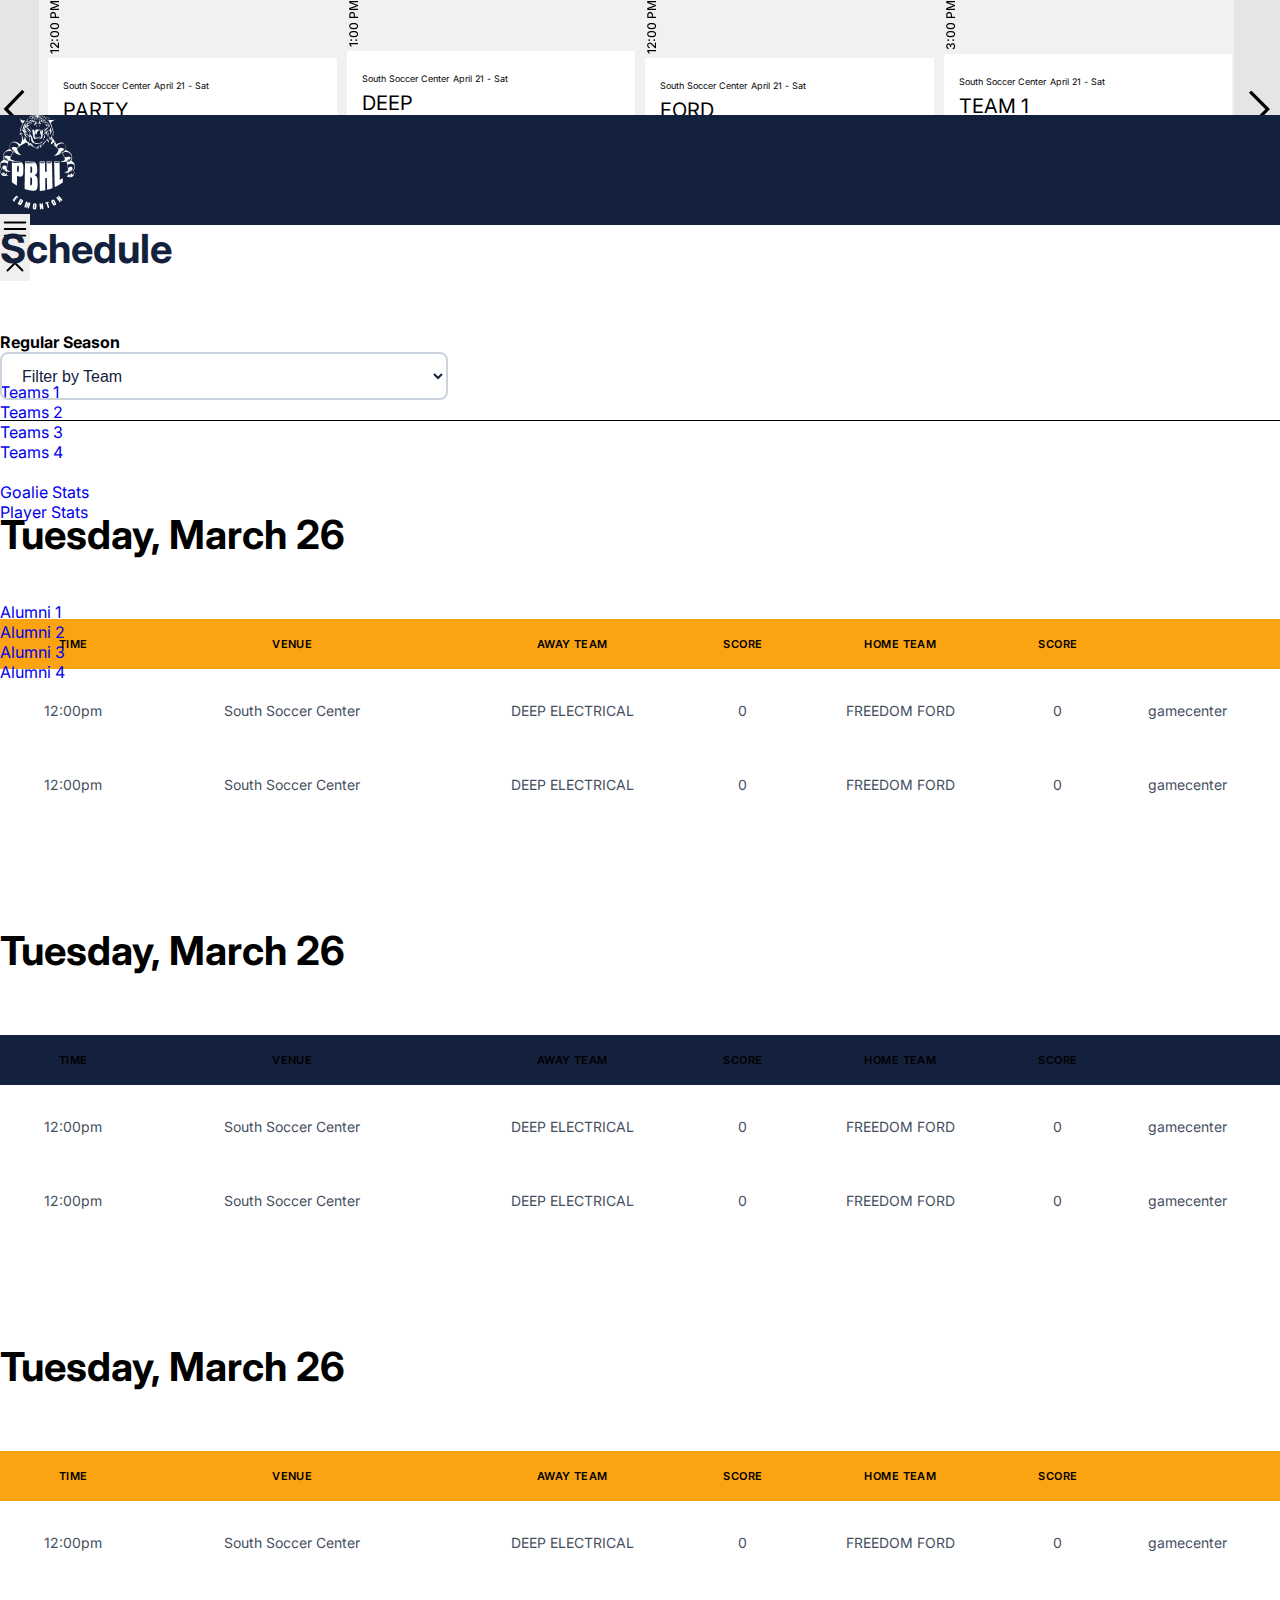
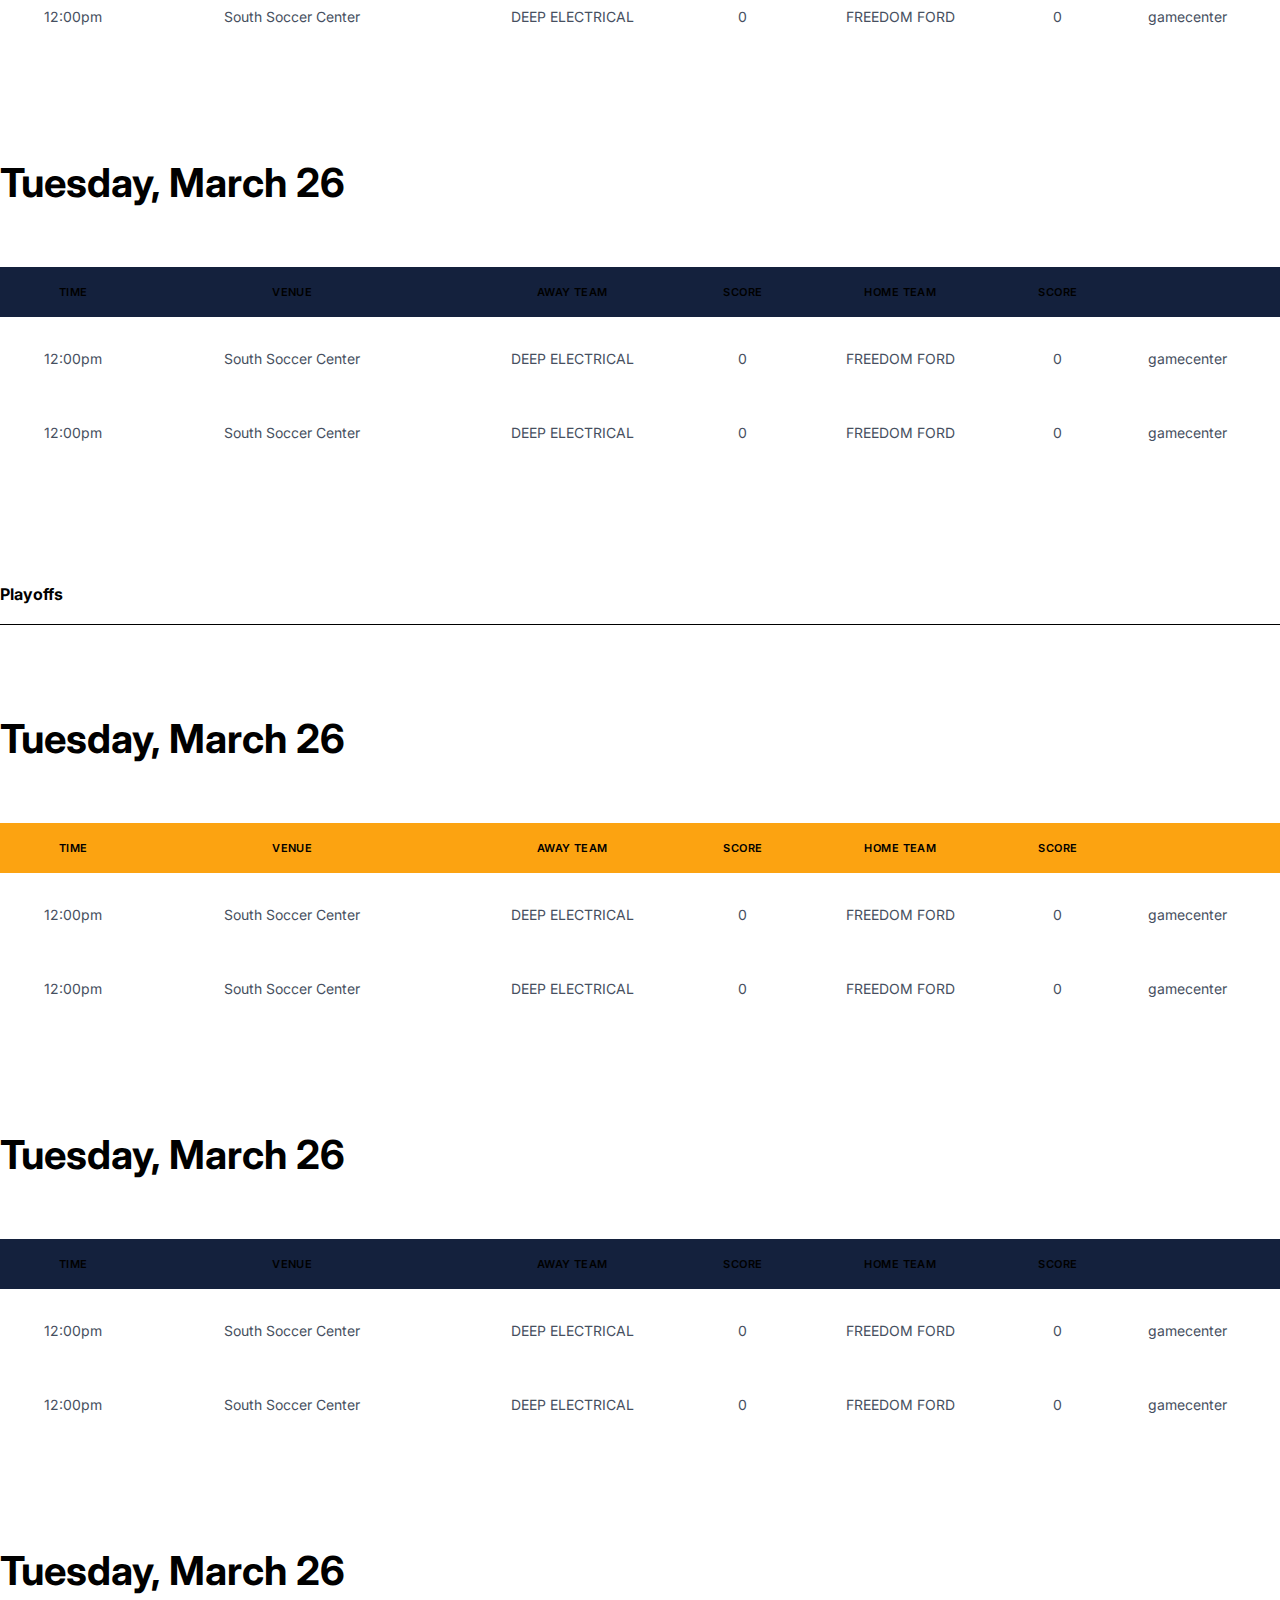
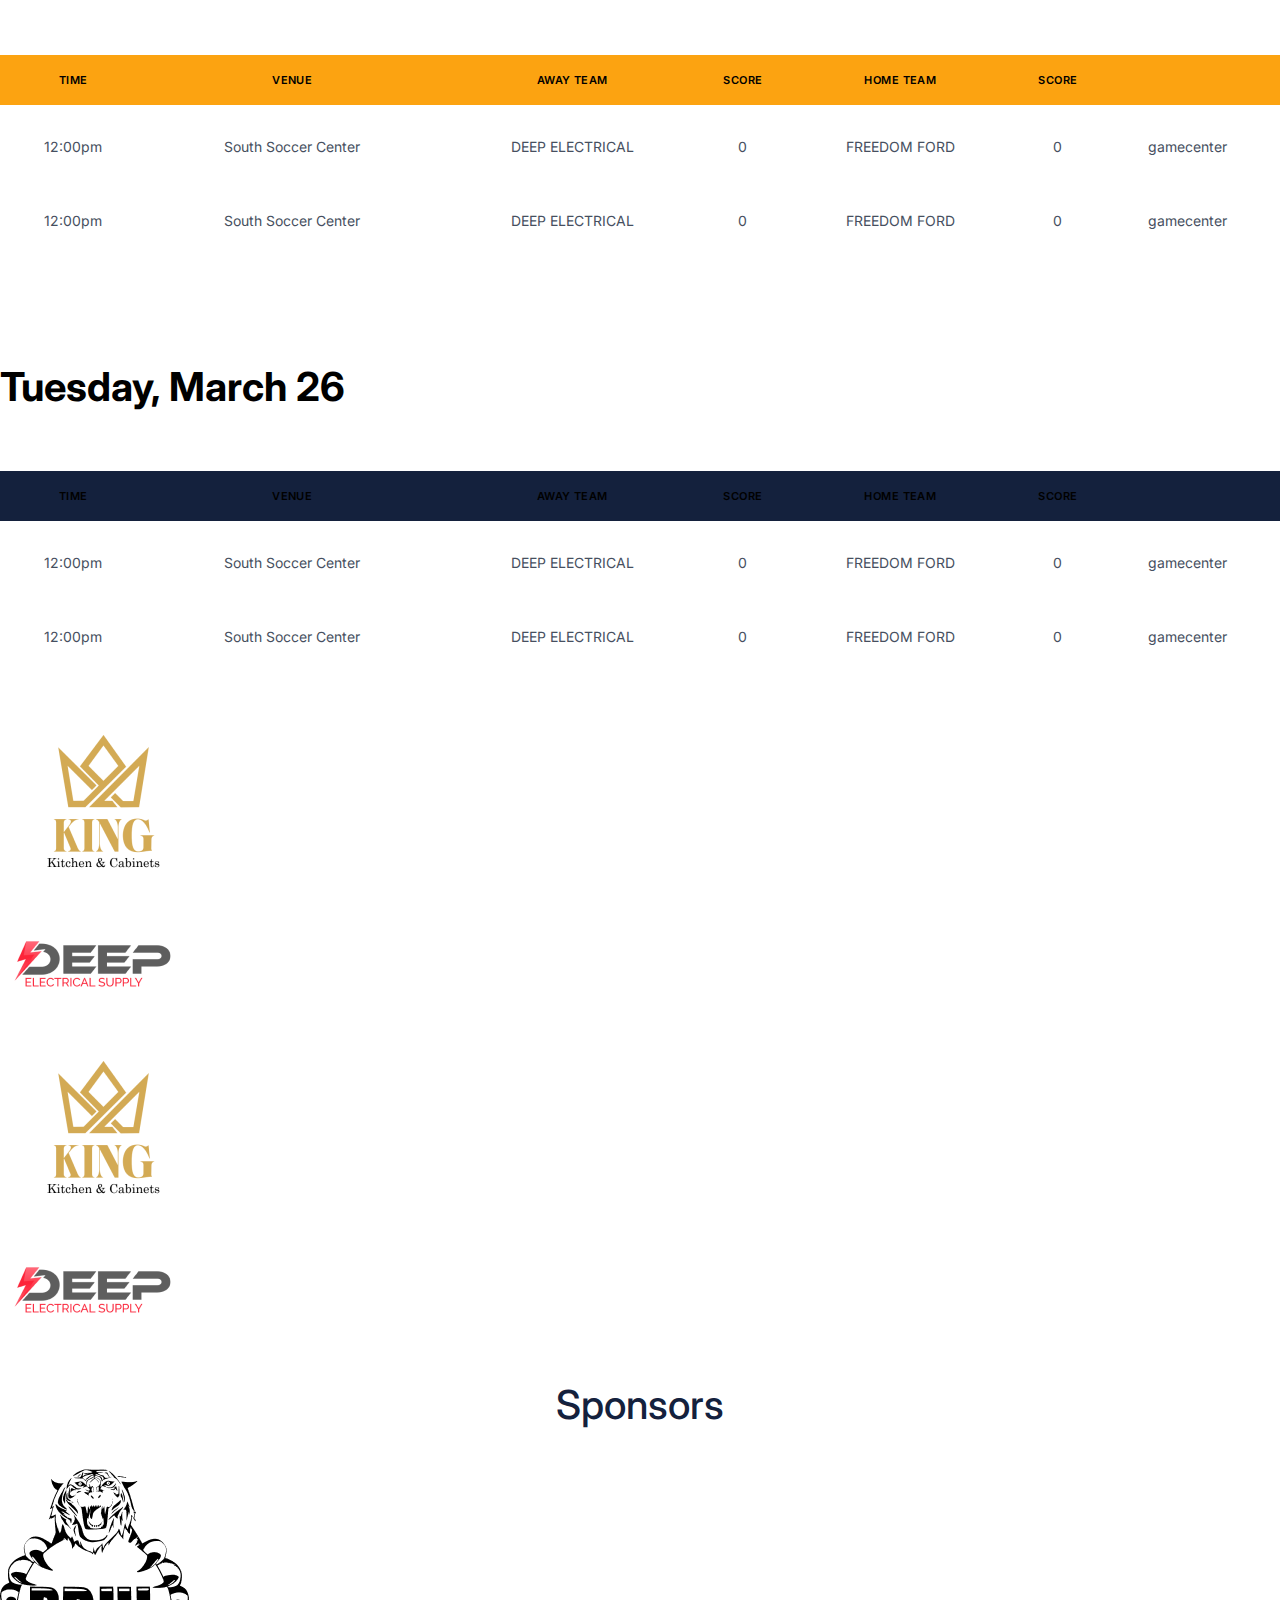
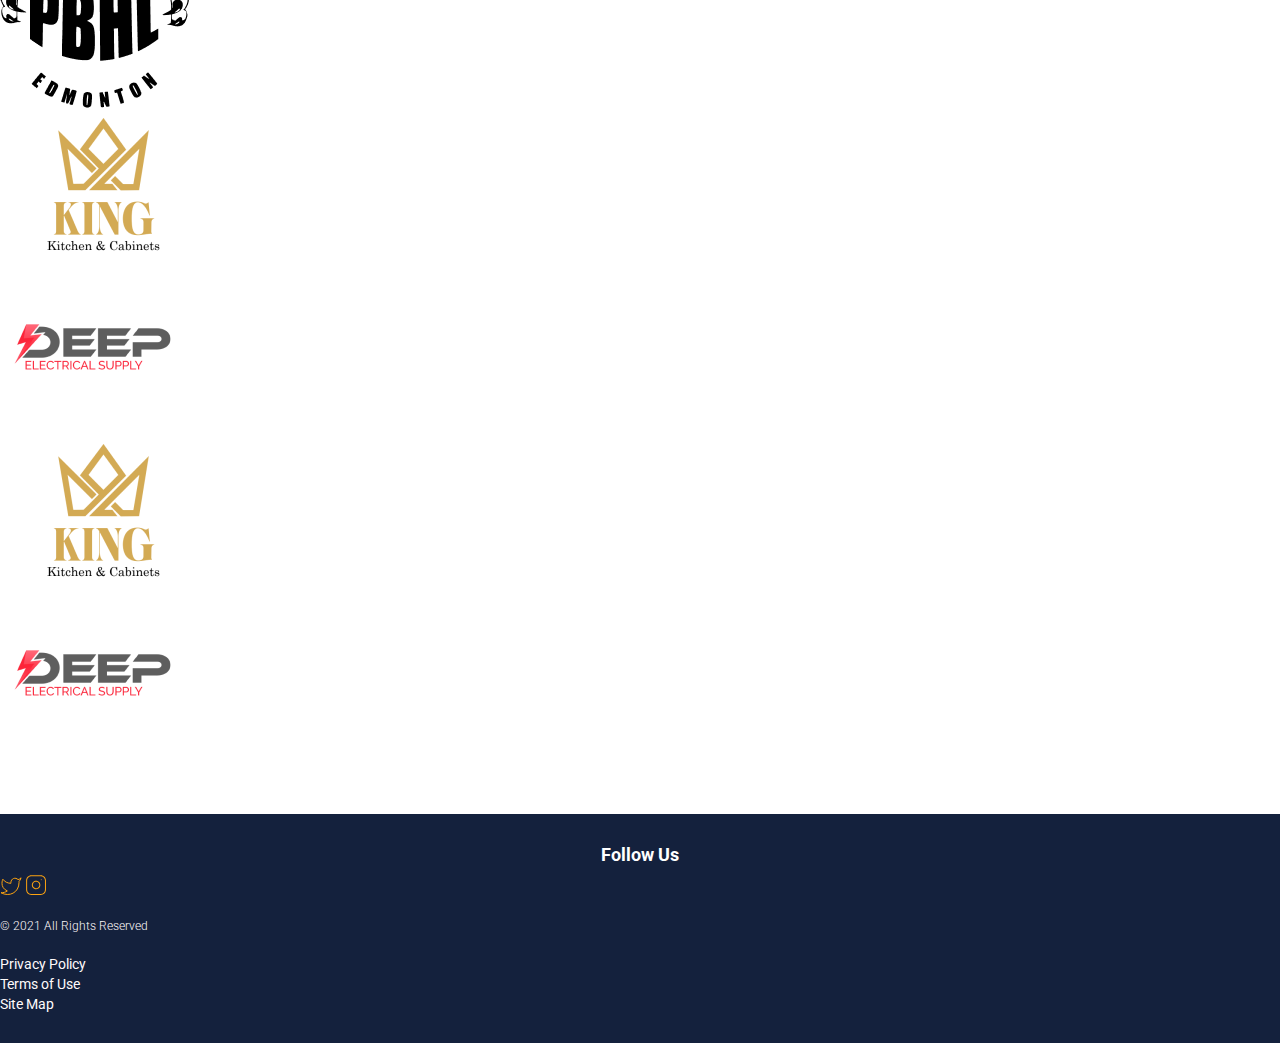
<file: schedule.html>
<!DOCTYPE html>
<html lang="en">

<head>
    <meta charset="UTF-8">
    <meta name="viewport" content="width=device-width, initial-scale=1.0">
    <!--====== bootstrap css ======-->
    <link href="https://cdn.jsdelivr.net/npm/bootstrap@5.1.3/dist/css/bootstrap.min.css" rel="stylesheet"
        integrity="sha384-1BmE4kWBq78iYhFldvKuhfTAU6auU8tT94WrHftjDbrCEXSU1oBoqyl2QvZ6jIW3" crossorigin="anonymous" />
    <!--====== owl.carousel css ======-->
    <link rel="stylesheet" href="https://cdnjs.cloudflare.com/ajax/libs/OwlCarousel2/2.3.4/assets/owl.carousel.min.css">
    <!--====== coustom css ======-->
    <link rel="stylesheet" href="./style.css">
    <!--====== responsive css ======-->
    <link rel="stylesheet" href="./responsive.css">
    <title>PBHL</title>
</head>

<body>

    <main>
        <nav class="top-nav">
            <div class="owl-carousel">
                <div class="item">
                    <div class="games-slot d-flex gap-2 align-items-center">
                        <span class="time">12:00 PM</span>
                        <div class="game w-100">
                            <div class="game-header d-flex justify-content-between">
                                <span>South Soccer Center</span>
                                <span>April 21 - Sat</span>
                            </div>
                            <div class="game-body">
                                <ul>
                                    <li class="d-flex justify-content-between">
                                        <p>PARTY</p>
                                        <span>0</span>
                                    </li>
                                    <li class="d-flex justify-content-between">
                                        <p>SOUTH PARK</p>
                                        <span>0</span>
                                    </li>
                                </ul>
                            </div>
                        </div>
                    </div>
                </div>
                <div class="item">
                    <div class="games-slot d-flex gap-2 align-items-center">
                        <span class="time">1:00 PM</span>
                        <div class="game w-100">
                            <div class="game-header d-flex justify-content-between">
                                <span>South Soccer Center</span>
                                <span>April 21 - Sat</span>
                            </div>
                            <div class="game-body">
                                <ul>
                                    <li class="d-flex justify-content-between">
                                        <p>DEEP</p>
                                        <span>0</span>
                                    </li>
                                    <li class="d-flex justify-content-between">
                                        <p>art</p>
                                        <span>0</span>
                                    </li>
                                </ul>
                            </div>
                        </div>
                    </div>
                </div>
                <div class="item">
                    <div class="games-slot d-flex gap-2 align-items-center">
                        <span class="time">12:00 PM</span>
                        <div class="game w-100">
                            <div class="game-header d-flex justify-content-between">
                                <span>South Soccer Center</span>
                                <span>April 21 - Sat</span>
                            </div>
                            <div class="game-body">
                                <ul>
                                    <li class="d-flex justify-content-between">
                                        <p>FORD</p>
                                        <span>0</span>
                                    </li>
                                    <li class="d-flex justify-content-between">
                                        <p>PARTY</p>
                                        <span>0</span>
                                    </li>
                                </ul>
                            </div>
                        </div>
                    </div>
                </div>
                <div class="item">
                    <div class="games-slot d-flex gap-2 align-items-center">
                        <span class="time">3:00 PM</span>
                        <div class="game w-100">
                            <div class="game-header d-flex justify-content-between">
                                <span>South Soccer Center</span>
                                <span>April 21 - Sat</span>
                            </div>
                            <div class="game-body">
                                <ul>
                                    <li class="d-flex justify-content-between">
                                        <p>TEAM 1</p>
                                        <span>0</span>
                                    </li>
                                    <li class="d-flex justify-content-between">
                                        <p>TEAM 2</p>
                                        <span>0</span>
                                    </li>
                                </ul>
                            </div>
                        </div>
                    </div>
                </div>

            </div>
        </nav>
        <div class="main-nav">
            <nav class="navbar navbar-expand-xl  text-brand  container">
                <a class="navbar-brand text-brand" href="./index.html">
                    <img src="./assets/img/logo-sm.png" alt="">
                </a>
                <div class="d-flex gap-1 align-items-center">
                    <ul
                        class="navbar-nav align-items-center  mb-lg-0 gap-3 text-uppercase d-flex flex-row sm-navbar-nav">

                        <li class="nav-item">
                            <a class="nav-link" href="./schedule.html" target="_self" title="">Schedule</a>
                        </li>
                        <li class="nav-item">
                            <a class="nav-link" href="./goalie-stats.html" target="_self" title="">Stats</a>
                        </li>
                        <li class="nav-item">
                            <a class="nav-link" href="#" target="_self" title="">Teams</a>
                        </li>

                    </ul>
                    <button class="navbar-toggler bg-transparent text-black px-3 py-2 text-white" type="button"
                        data-bs-toggle="offcanvas" data-bs-target="#navbarOffcanvas" aria-controls="navbarOffcanvas"
                        aria-expanded="false" aria-label="Toggle navigation">
                        <svg xmlns="http://www.w3.org/2000/svg" fill="none" width="30px" viewBox="0 0 24 24"
                            stroke-width="1.5" stroke="currentColor" class="w-6 h-6">
                            <path stroke-linecap="round" stroke-linejoin="round"
                                d="M3.75 6.75h16.5M3.75 12h16.5m-16.5 5.25h16.5" />
                        </svg>
                    </button>
                </div>
                <div class="offcanvas offcanvas-end" id="navbarOffcanvas" tabindex="-1"
                    aria-labelledby="offcanvasNavbarLabel">
                    <div class="offcanvas-header">
                        <button type="button" class=" bg-transparent text-white" data-bs-dismiss="offcanvas"
                            aria-label="Close">
                            <svg xmlns="http://www.w3.org/2000/svg" fill="none" viewBox="0 0 24 24" stroke-width="1.5"
                                width="30" stroke="currentColor" class="w-6 h-6">
                                <path stroke-linecap="round" stroke-linejoin="round" d="M6 18 18 6M6 6l12 12" />
                            </svg>
                        </button>
                    </div>
                    <div class="offcanvas-body">
                        <div class="navbar-nav justify-content-end flex-grow-1 pe-3">
                            <ul class="navbar-nav align-items-center mb-2 mb-lg-0 gap-3 text-uppercase">
                                <li class="nav-item">
                                    <a class="nav-link active" href="./index.html" target="_self" title="">Home</a>
                                </li>
                                <li class="nav-item">
                                    <a class="nav-link" href="#" target="_self" title="">Blog</a>
                                </li>
                                <li class="nav-item">
                                    <a class="nav-link" href="./schedule.html" target="_self" title="">Schedule</a>
                                </li>
                                <li class="nav-item">
                                    <a class="nav-link" href="./standings.html" target="_self" title="">Standings</a>
                                </li>
                                <li class="nav-item dropdown">
                                    <a class="nav-link dropdown-toggle text-base" href="#" id="serviceNavDropdown"
                                        role="button" data-bs-toggle="dropdown" aria-expanded="false">
                                        Teams
                                    </a>
                                    <ul class="dropdown-menu dropdown-menu-end animate slideIn"
                                        aria-labelledby="serviceNavDropdown">
                                        <li>
                                            <a href="#" class="dropdown-item">Teams 1</a>
                                        </li>
                                        <li>
                                            <a href="#" class="dropdown-item">Teams 2</a>
                                        </li>
                                        <li>
                                            <a href="#" class="dropdown-item">Teams 3</a>
                                        </li>
                                        <li>
                                            <a href="#" class="dropdown-item">Teams 4</a>
                                        </li>

                                    </ul>
                                </li>
                                <li class="nav-item dropdown">
                                    <a class="nav-link dropdown-toggle text-base" href="#" id="serviceNavDropdown"
                                        role="button" data-bs-toggle="dropdown" aria-expanded="false">
                                        Stats
                                    </a>
                                    <ul class="dropdown-menu dropdown-menu-end animate slideIn"
                                        aria-labelledby="serviceNavDropdown">
                                        <li>
                                            <a href="./goalie-stats.html" class="dropdown-item">Goalie Stats</a>
                                        </li>
                                        <li>
                                            <a href="./player-stats.html" class="dropdown-item">Player Stats</a>
                                        </li>


                                    </ul>
                                </li>
                                <li class="nav-item">
                                    <a class="nav-link" href="./rules.html" target="_self" title="">Rules</a>
                                </li>
                                <li class="nav-item">
                                    <a class="nav-link" href="./awards.html" target="_self" title="">Awards</a>
                                </li>
                                <li class="nav-item">
                                    <a class="nav-link" href="./sponsors.html" target="_self" title="">Sponsors</a>
                                </li>
                                <li class="nav-item dropdown">
                                    <a class="nav-link dropdown-toggle text-base" href="#" id="serviceNavDropdown"
                                        role="button" data-bs-toggle="dropdown" aria-expanded="false">
                                        Alumni
                                    </a>
                                    <ul class="dropdown-menu dropdown-menu-end animate slideIn"
                                        aria-labelledby="serviceNavDropdown">
                                        <li>
                                            <a href="#" class="dropdown-item">Alumni 1</a>
                                        </li>
                                        <li>
                                            <a href="#" class="dropdown-item">Alumni 2</a>
                                        </li>
                                        <li>
                                            <a href="#" class="dropdown-item">Alumni 3</a>
                                        </li>
                                        <li>
                                            <a href="#" class="dropdown-item">Alumni 4</a>
                                        </li>

                                    </ul>
                                </li>
                                <li class="nav-item">
                                    <a class="nav-link" href="#" target="_self" title="">Wavier</a>
                                </li>
                            </ul>
                        </div>
                    </div>
                </div>
            </nav>
        </div>
        <div class="sub-hero">
            <div class="container py-5">
                <h1>Schedule</h1>
            </div>
        </div>
        <section class="section pb-0 pt-0">

            <div class="container ">
                <div class="heading d-flex justify-content-between align-items-center">
                    <h2>
                        Regular Season
                    </h2>
                    <select name="" id="">
                        <option selected>Filter by Team</option>
                        <option value="">Team 1</option>
                        <option value="">Team 2</option>
                        <option value="">Team 3</option>
                    </select>
                </div>
            </div>
        </section>
        <section class="table-section">
            <div class="container">
                <div class="table-wrapepr">
                    <div class="table-heading">
                        <h2>Tuesday, March 26</h2>
                    </div>
                    <div class="table-responsive">
                        <table class="table">
                            <thead class="bg_secondary">
                                <th>Time</th>
                                <th>venue</th>
                                <th>aWAY tEAM</th>
                                <th>sCORE</th>
                                <th>hOME tEAM</th>
                                <th>sCORE</th>
                                <th></th>

                            </thead>
                            <tbody>
                                <tr>
                                    <td>
                                        12:00pm
                                    </td>
                                    <td>
                                        South Soccer Center
                                    </td>
                                    <td>
                                        DEEP ELECTRICAL
                                    </td>
                                    <td>
                                        0
                                    </td>
                                    <td>
                                        FREEDOM FORD
                                    </td>
                                    <td>
                                        0
                                    </td>
                                    <td>
                                        gamecenter
                                    </td>
                                </tr>
                                <tr>
                                    <td>
                                        12:00pm
                                    </td>
                                    <td>
                                        South Soccer Center
                                    </td>
                                    <td>
                                        DEEP ELECTRICAL
                                    </td>
                                    <td>
                                        0
                                    </td>
                                    <td>
                                        FREEDOM FORD
                                    </td>
                                    <td>
                                        0
                                    </td>
                                    <td>
                                        gamecenter
                                    </td>
                                </tr>
                            </tbody>

                        </table>
                    </div>
                </div>
                <div class="table-wrapepr">
                    <div class="table-heading">
                        <h2>Tuesday, March 26</h2>
                    </div>
                    <div class="table-responsive">
                        <table class="table">
                            <thead class="bg_brand text-white">
                                <th>Time</th>
                                <th>venue</th>
                                <th>aWAY tEAM</th>
                                <th>sCORE</th>
                                <th>hOME tEAM</th>
                                <th>sCORE</th>
                                <th></th>

                            </thead>
                            <tbody>
                                <tr>
                                    <td>
                                        12:00pm
                                    </td>
                                    <td>
                                        South Soccer Center
                                    </td>
                                    <td>
                                        DEEP ELECTRICAL
                                    </td>
                                    <td>
                                        0
                                    </td>
                                    <td>
                                        FREEDOM FORD
                                    </td>
                                    <td>
                                        0
                                    </td>
                                    <td>
                                        gamecenter
                                    </td>
                                </tr>
                                <tr>
                                    <td>
                                        12:00pm
                                    </td>
                                    <td>
                                        South Soccer Center
                                    </td>
                                    <td>
                                        DEEP ELECTRICAL
                                    </td>
                                    <td>
                                        0
                                    </td>
                                    <td>
                                        FREEDOM FORD
                                    </td>
                                    <td>
                                        0
                                    </td>
                                    <td>
                                        gamecenter
                                    </td>
                                </tr>
                            </tbody>

                        </table>
                    </div>
                </div>

                <div class="table-wrapepr">
                    <div class="table-heading">
                        <h2>Tuesday, March 26</h2>
                    </div>
                    <div class="table-responsive">
                        <table class="table">
                            <thead class="bg_secondary">
                                <th>Time</th>
                                <th>venue</th>
                                <th>aWAY tEAM</th>
                                <th>sCORE</th>
                                <th>hOME tEAM</th>
                                <th>sCORE</th>
                                <th></th>

                            </thead>
                            <tbody>
                                <tr>
                                    <td>
                                        12:00pm
                                    </td>
                                    <td>
                                        South Soccer Center
                                    </td>
                                    <td>
                                        DEEP ELECTRICAL
                                    </td>
                                    <td>
                                        0
                                    </td>
                                    <td>
                                        FREEDOM FORD
                                    </td>
                                    <td>
                                        0
                                    </td>
                                    <td>
                                        gamecenter
                                    </td>
                                </tr>
                                <tr>
                                    <td>
                                        12:00pm
                                    </td>
                                    <td>
                                        South Soccer Center
                                    </td>
                                    <td>
                                        DEEP ELECTRICAL
                                    </td>
                                    <td>
                                        0
                                    </td>
                                    <td>
                                        FREEDOM FORD
                                    </td>
                                    <td>
                                        0
                                    </td>
                                    <td>
                                        gamecenter
                                    </td>
                                </tr>
                            </tbody>

                        </table>
                    </div>
                </div>

                <div class="table-wrapepr">
                    <div class="table-heading">
                        <h2>Tuesday, March 26</h2>
                    </div>
                    <div class="table-responsive">
                        <table class="table">
                            <thead class="bg_brand text-white">
                                <th>Time</th>
                                <th>venue</th>
                                <th>aWAY tEAM</th>
                                <th>sCORE</th>
                                <th>hOME tEAM</th>
                                <th>sCORE</th>
                                <th></th>

                            </thead>
                            <tbody>
                                <tr>
                                    <td>
                                        12:00pm
                                    </td>
                                    <td>
                                        South Soccer Center
                                    </td>
                                    <td>
                                        DEEP ELECTRICAL
                                    </td>
                                    <td>
                                        0
                                    </td>
                                    <td>
                                        FREEDOM FORD
                                    </td>
                                    <td>
                                        0
                                    </td>
                                    <td>
                                        gamecenter
                                    </td>
                                </tr>
                                <tr>
                                    <td>
                                        12:00pm
                                    </td>
                                    <td>
                                        South Soccer Center
                                    </td>
                                    <td>
                                        DEEP ELECTRICAL
                                    </td>
                                    <td>
                                        0
                                    </td>
                                    <td>
                                        FREEDOM FORD
                                    </td>
                                    <td>
                                        0
                                    </td>
                                    <td>
                                        gamecenter
                                    </td>
                                </tr>
                            </tbody>

                        </table>
                    </div>
                </div>
            </div>
        </section>
        <section class="section pb-0 pt-0">

            <div class="container ">
                <div class="heading d-flex justify-content-between align-items-center">
                    <h2>
                        Playoffs
                    </h2>
                </div>
        </section>
        <section class="table-section">
            <div class="container">
                <div class="table-wrapepr">
                    <div class="table-heading">
                        <h2>Tuesday, March 26</h2>
                    </div>
                    <div class="table-responsive">
                        <table class="table">
                            <thead class="bg_secondary">
                                <th>Time</th>
                                <th>venue</th>
                                <th>aWAY tEAM</th>
                                <th>sCORE</th>
                                <th>hOME tEAM</th>
                                <th>sCORE</th>
                                <th></th>

                            </thead>
                            <tbody>
                                <tr>
                                    <td>
                                        12:00pm
                                    </td>
                                    <td>
                                        South Soccer Center
                                    </td>
                                    <td>
                                        DEEP ELECTRICAL
                                    </td>
                                    <td>
                                        0
                                    </td>
                                    <td>
                                        FREEDOM FORD
                                    </td>
                                    <td>
                                        0
                                    </td>
                                    <td>
                                        gamecenter
                                    </td>
                                </tr>
                                <tr>
                                    <td>
                                        12:00pm
                                    </td>
                                    <td>
                                        South Soccer Center
                                    </td>
                                    <td>
                                        DEEP ELECTRICAL
                                    </td>
                                    <td>
                                        0
                                    </td>
                                    <td>
                                        FREEDOM FORD
                                    </td>
                                    <td>
                                        0
                                    </td>
                                    <td>
                                        gamecenter
                                    </td>
                                </tr>
                            </tbody>

                        </table>
                    </div>
                </div>
                <div class="table-wrapepr">
                    <div class="table-heading">
                        <h2>Tuesday, March 26</h2>
                    </div>
                    <div class="table-responsive">
                        <table class="table">
                            <thead class="bg_brand text-white">
                                <th>Time</th>
                                <th>venue</th>
                                <th>aWAY tEAM</th>
                                <th>sCORE</th>
                                <th>hOME tEAM</th>
                                <th>sCORE</th>
                                <th></th>

                            </thead>
                            <tbody>
                                <tr>
                                    <td>
                                        12:00pm
                                    </td>
                                    <td>
                                        South Soccer Center
                                    </td>
                                    <td>
                                        DEEP ELECTRICAL
                                    </td>
                                    <td>
                                        0
                                    </td>
                                    <td>
                                        FREEDOM FORD
                                    </td>
                                    <td>
                                        0
                                    </td>
                                    <td>
                                        gamecenter
                                    </td>
                                </tr>
                                <tr>
                                    <td>
                                        12:00pm
                                    </td>
                                    <td>
                                        South Soccer Center
                                    </td>
                                    <td>
                                        DEEP ELECTRICAL
                                    </td>
                                    <td>
                                        0
                                    </td>
                                    <td>
                                        FREEDOM FORD
                                    </td>
                                    <td>
                                        0
                                    </td>
                                    <td>
                                        gamecenter
                                    </td>
                                </tr>
                            </tbody>

                        </table>
                    </div>
                </div>

                <div class="table-wrapepr">
                    <div class="table-heading">
                        <h2>Tuesday, March 26</h2>
                    </div>
                    <div class="table-responsive">
                        <table class="table">
                            <thead class="bg_secondary">
                                <th>Time</th>
                                <th>venue</th>
                                <th>aWAY tEAM</th>
                                <th>sCORE</th>
                                <th>hOME tEAM</th>
                                <th>sCORE</th>
                                <th></th>

                            </thead>
                            <tbody>
                                <tr>
                                    <td>
                                        12:00pm
                                    </td>
                                    <td>
                                        South Soccer Center
                                    </td>
                                    <td>
                                        DEEP ELECTRICAL
                                    </td>
                                    <td>
                                        0
                                    </td>
                                    <td>
                                        FREEDOM FORD
                                    </td>
                                    <td>
                                        0
                                    </td>
                                    <td>
                                        gamecenter
                                    </td>
                                </tr>
                                <tr>
                                    <td>
                                        12:00pm
                                    </td>
                                    <td>
                                        South Soccer Center
                                    </td>
                                    <td>
                                        DEEP ELECTRICAL
                                    </td>
                                    <td>
                                        0
                                    </td>
                                    <td>
                                        FREEDOM FORD
                                    </td>
                                    <td>
                                        0
                                    </td>
                                    <td>
                                        gamecenter
                                    </td>
                                </tr>
                            </tbody>

                        </table>
                    </div>
                </div>

                <div class="table-wrapepr">
                    <div class="table-heading">
                        <h2>Tuesday, March 26</h2>
                    </div>
                    <div class="table-responsive">
                        <table class="table">
                            <thead class="bg_brand text-white">
                                <th>Time</th>
                                <th>venue</th>
                                <th>aWAY tEAM</th>
                                <th>sCORE</th>
                                <th>hOME tEAM</th>
                                <th>sCORE</th>
                                <th></th>

                            </thead>
                            <tbody>
                                <tr>
                                    <td>
                                        12:00pm
                                    </td>
                                    <td>
                                        South Soccer Center
                                    </td>
                                    <td>
                                        DEEP ELECTRICAL
                                    </td>
                                    <td>
                                        0
                                    </td>
                                    <td>
                                        FREEDOM FORD
                                    </td>
                                    <td>
                                        0
                                    </td>
                                    <td>
                                        gamecenter
                                    </td>
                                </tr>
                                <tr>
                                    <td>
                                        12:00pm
                                    </td>
                                    <td>
                                        South Soccer Center
                                    </td>
                                    <td>
                                        DEEP ELECTRICAL
                                    </td>
                                    <td>
                                        0
                                    </td>
                                    <td>
                                        FREEDOM FORD
                                    </td>
                                    <td>
                                        0
                                    </td>
                                    <td>
                                        gamecenter
                                    </td>
                                </tr>
                            </tbody>

                        </table>
                    </div>
                </div>
            </div>
        </section>
        <section class="home-Sponsors">
            <div class="container">
                <div class="row">
                    <div class="col-md-5">
                        <div class="row">
                            <div class="col-md-6">
                                <figure class="Sponsors-img">
                                    <img src="./assets/img/Kitchen (1).png" alt="">
                                </figure>
                            </div>
                            <div class="col-md-6">
                                <figure class="Sponsors-img">
                                    <img src="./assets/img/deep 1.png" alt="">
                                </figure>
                            </div>
                            <div class="col-md-6">
                                <figure class="Sponsors-img">
                                    <img src="./assets/img/Kitchen (1).png" alt="">
                                </figure>
                            </div>
                            <div class="col-md-6">
                                <figure class="Sponsors-img">
                                    <img src="./assets/img/deep 1.png" alt="">
                                </figure>
                            </div>
                        </div>
                    </div>
                    <div class="col-md-2">
                        <h2>
                            Sponsors
                        </h2>
                        <figure>
                            <img src="./assets/img/PBHL_Logo 2.png" alt="">
                        </figure>
                    </div>
                    <div class="col-md-5">
                        <div class="row">
                            <div class="col-md-6">
                                <figure class="Sponsors-img">
                                    <img src="./assets/img/Kitchen (1).png" alt="">
                                </figure>
                            </div>
                            <div class="col-md-6">
                                <figure class="Sponsors-img">
                                    <img src="./assets/img/deep 1.png" alt="">
                                </figure>
                            </div>
                            <div class="col-md-6">
                                <figure class="Sponsors-img">
                                    <img src="./assets/img/Kitchen (1).png" alt="">
                                </figure>
                            </div>
                            <div class="col-md-6">
                                <figure class="Sponsors-img">
                                    <img src="./assets/img/deep 1.png" alt="">
                                </figure>
                            </div>
                        </div>
                    </div>
                </div>
            </div>
        </section>
        <footer class="footer">
            <div class="container">
                <div class="row flex-column align-items-center text-center">
                    <div class="col-md-5">
                        <div class="social-box">
                            <h3>Follow Us</h3>
                            <div class="icons d-flex gap-3 align-items-center justify-content-center">
                                <a href="#">
                                    <img src="./assets/img/twiter.svg" alt="">
                                </a>
                                <a href="#">
                                    <img src="./assets/img/instagram.svg" alt="">
                                </a>
                            </div>
                        </div>
                    </div>
                    <div class="col-md-5">
                        <p class="copyRight">
                            © 2021 All Rights Reserved
                        </p>
                    </div>
                    <div class="col-md-5">
                        <div class="links">
                            <ul class="d-flex justify-content-center align-items-center gap-3">
                                <li>
                                    <a href="#">
                                        Privacy Policy
                                    </a>
                                </li>
                                <li>
                                    <a href="#">
                                        Terms of Use
                                    </a>
                                </li>
                                <li>
                                    <a href="#">
                                        Site Map
                                    </a>
                                </li>
                            </ul>
                        </div>
                    </div>
                </div>
            </div>
        </footer>
    </main>

    <!--======  jquery js ======-->
    <script src="https://code.jquery.com/jquery-3.6.0.min.js"></script>
    <!--======  owl carousel js ======-->
    <script src="https://cdnjs.cloudflare.com/ajax/libs/OwlCarousel2/2.3.4/owl.carousel.min.js"></script>
    <!--======  bootstrap js ======-->
    <script src="https://cdn.jsdelivr.net/npm/bootstrap@5.1.3/dist/js/bootstrap.bundle.min.js"
        integrity="sha384-ka7Sk0Gln4gmtz2MlQnikT1wXgYsOg+OMhuP+IlRH9sENBO0LRn5q+8nbTov4+1p" crossorigin="anonymous">
    </script>

    <script>
        setTimeout(function () {
            $(".owl-carousel").owlCarousel({
                loop: true,
                margin: 10,
                responsiveClass: true,
                items: 4,
                dots: false,
                nav: true,
                navText: ["<img src='./assets/img/left-arrow.svg'>",
                    "<img src='./assets/img/right-arrow.svg'>"
                ],
                responsive: {
                    0: {
                        items: 1,
                        nav: true,
                    },
                    600: {
                        items: 2,
                        nav: true,
                    },
                    1000: {
                        items: 4,
                        nav: true,
                        loop: true,
                    },
                },
            });
        }, 500);
    </script>
</body>

</html>
</file>
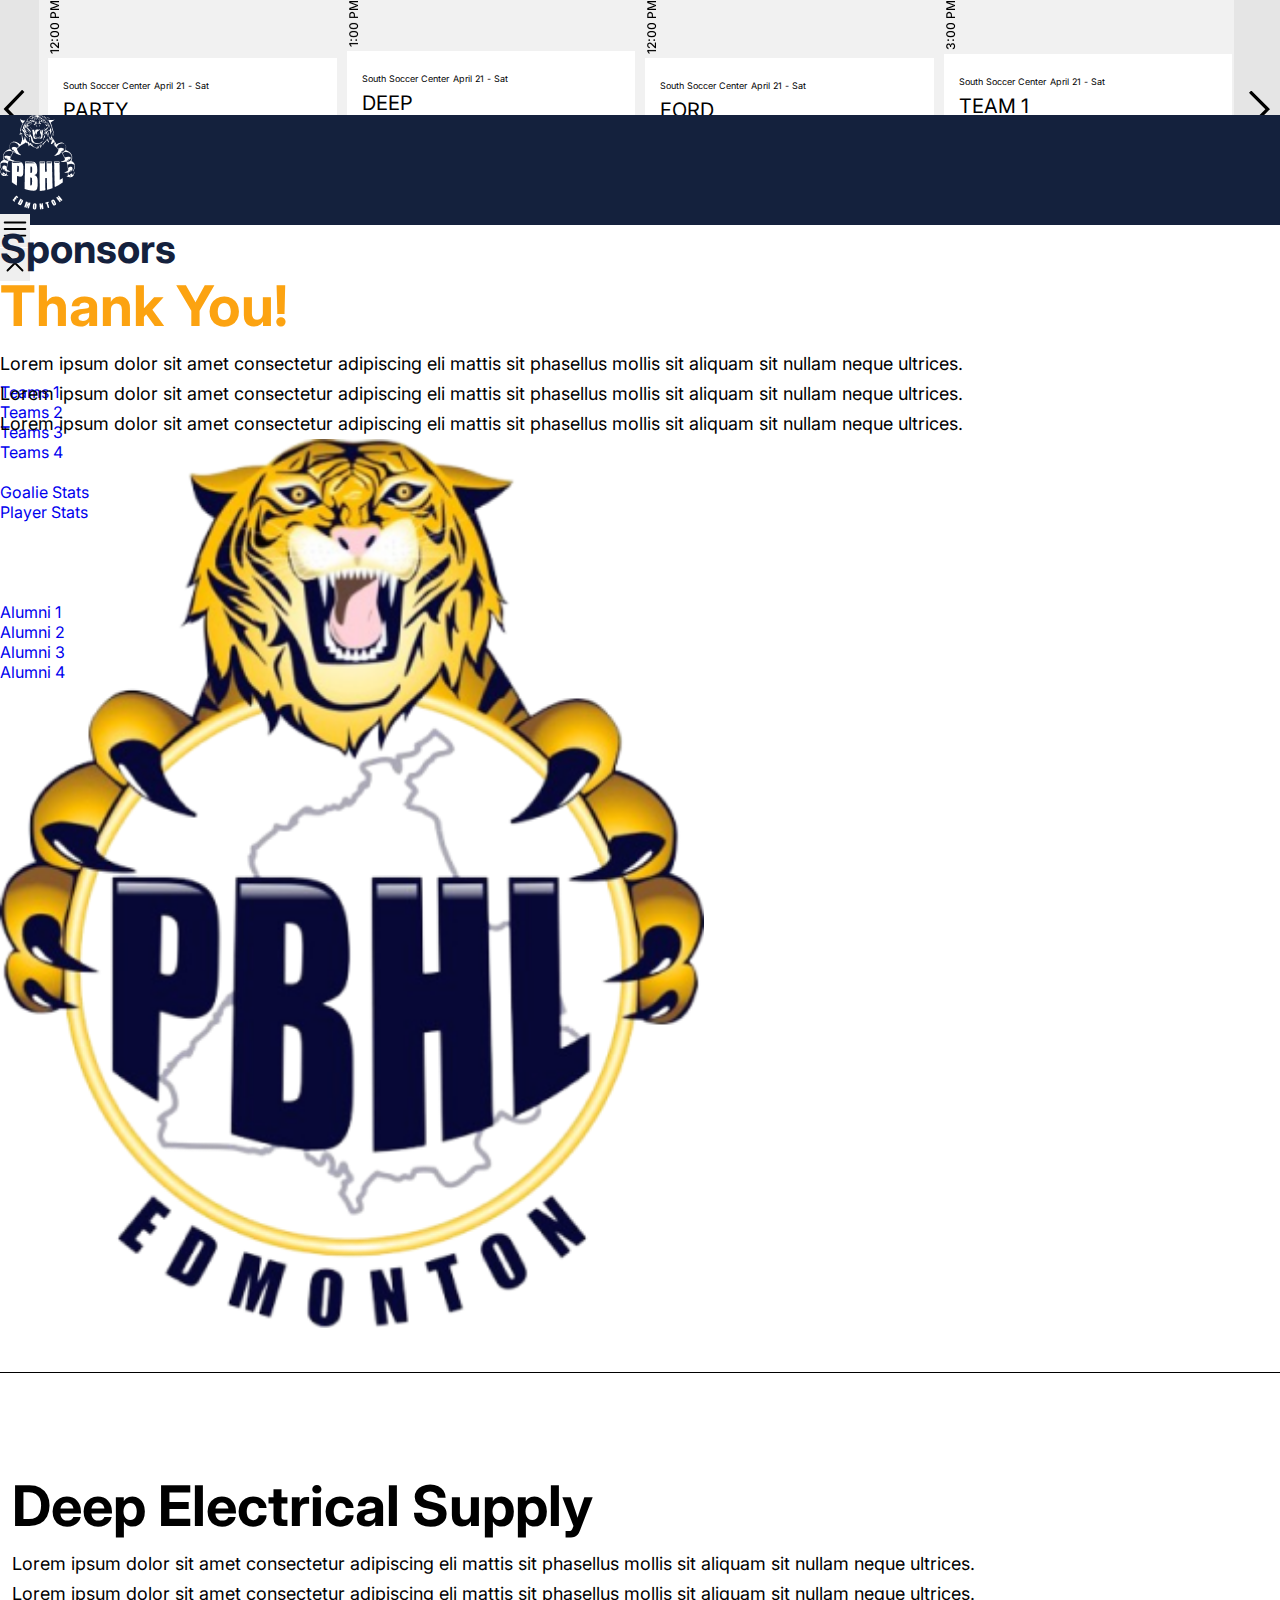
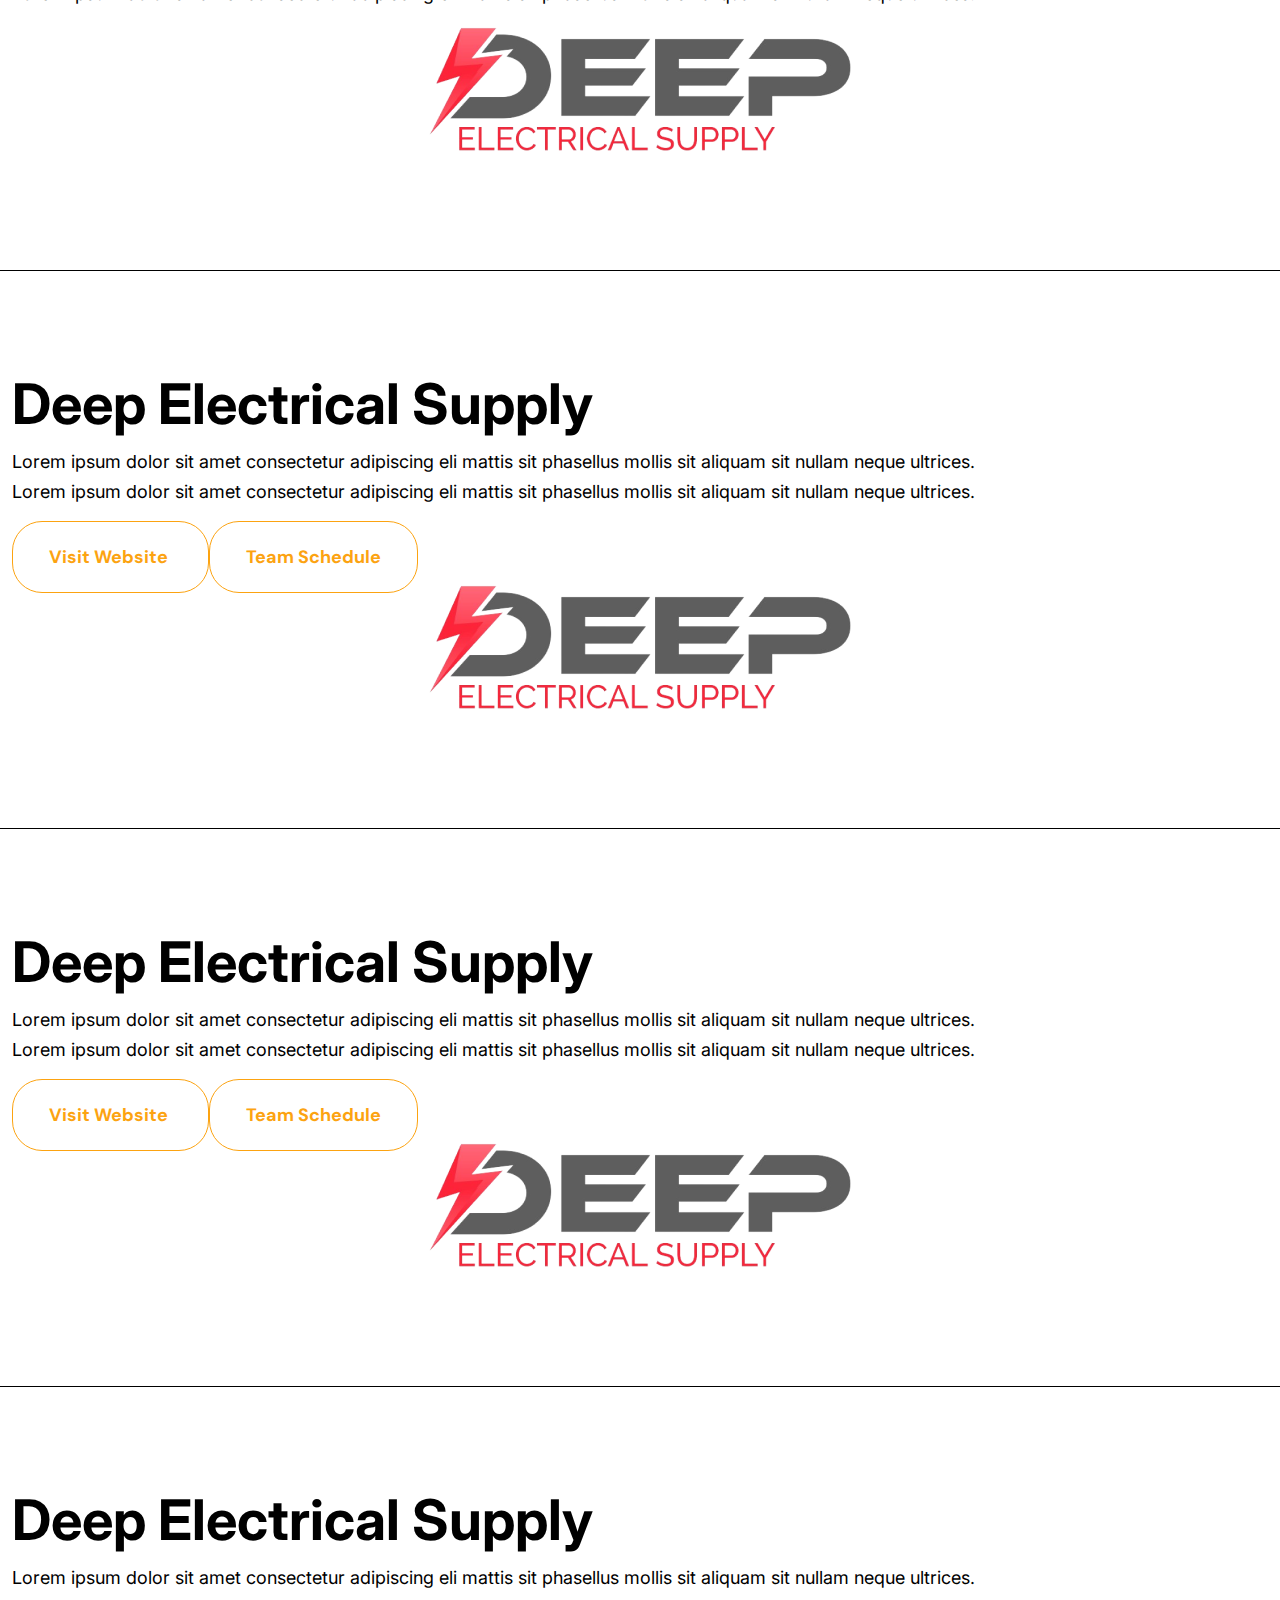
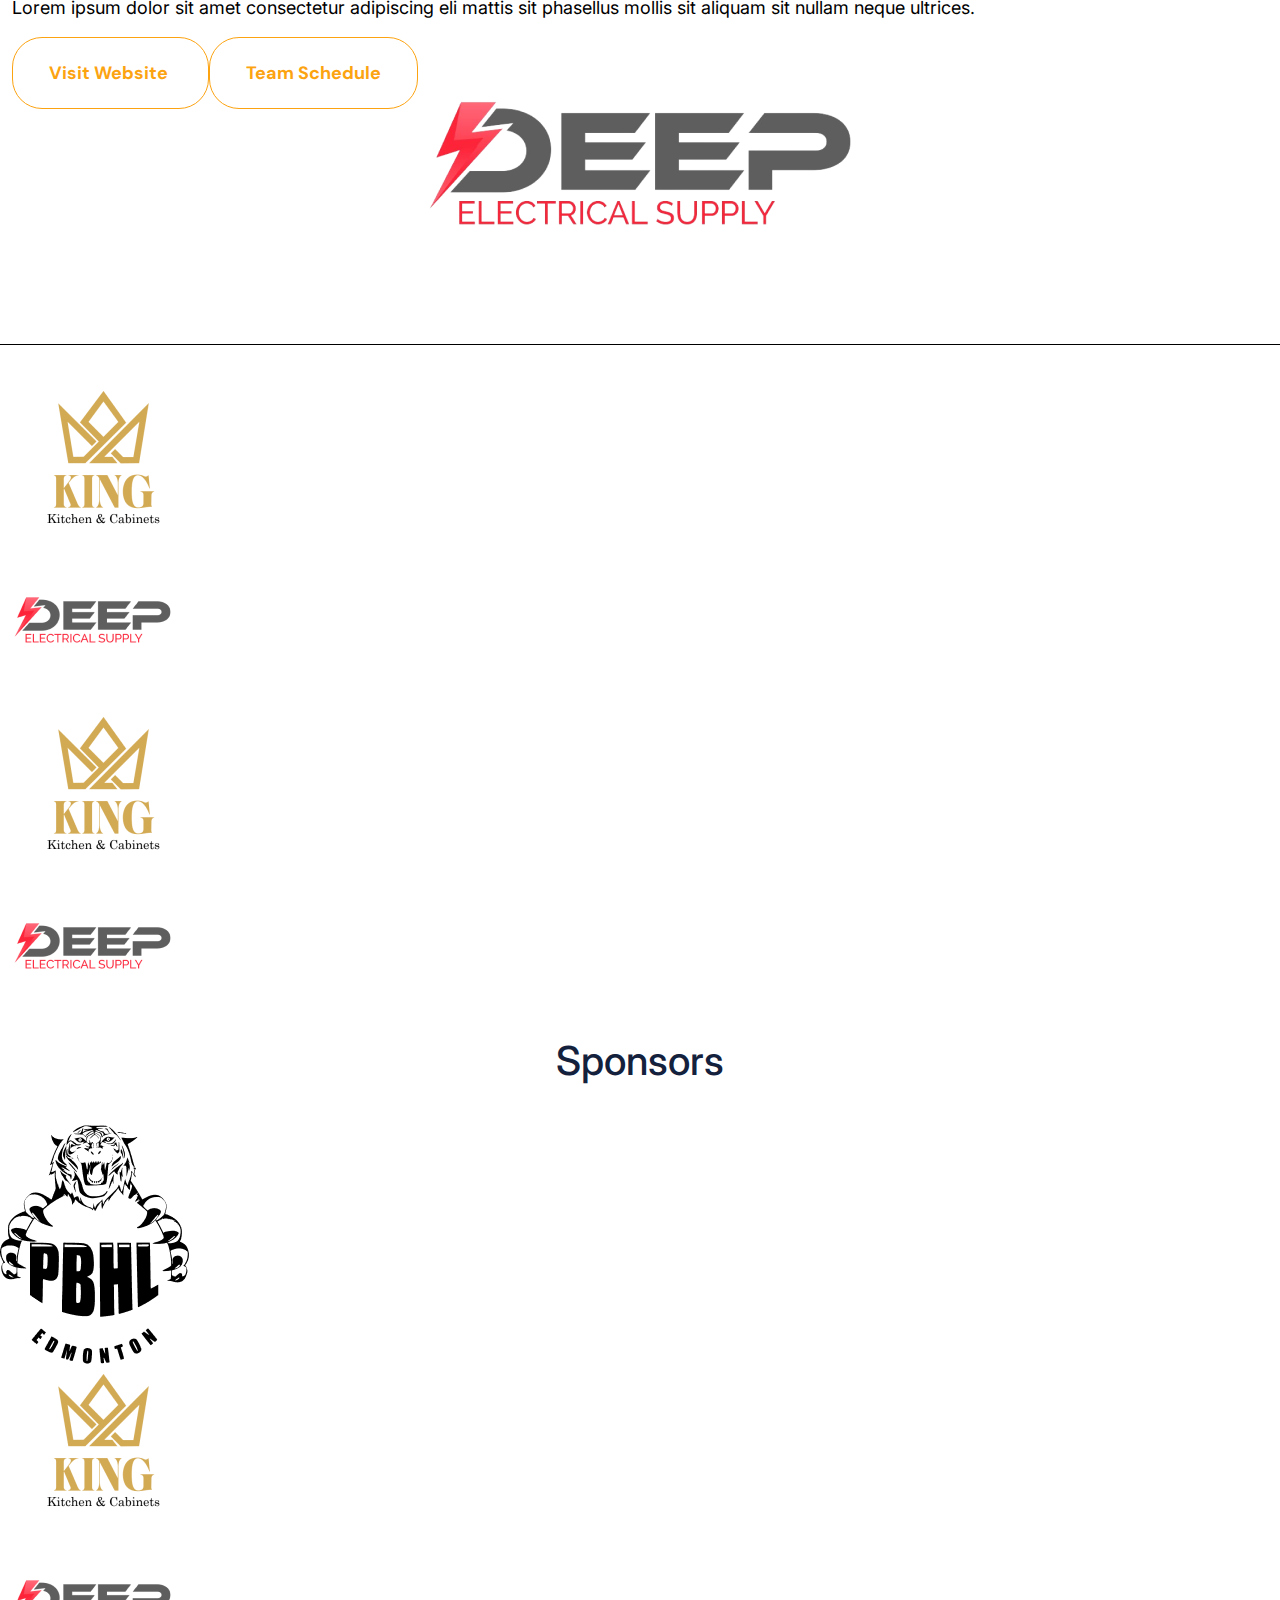
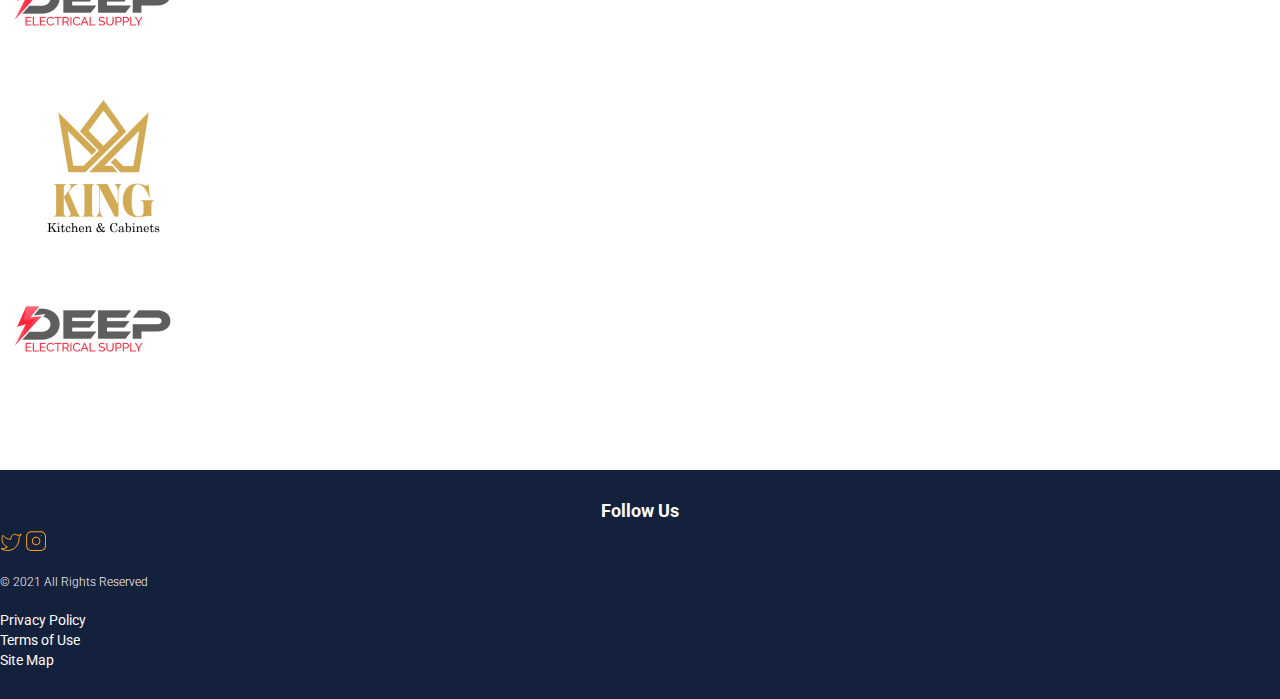
<file: sponsors.html>
<!DOCTYPE html>
<html lang="en">

<head>
    <meta charset="UTF-8">
    <meta name="viewport" content="width=device-width, initial-scale=1.0">
    <!--====== bootstrap css ======-->
    <link href="https://cdn.jsdelivr.net/npm/bootstrap@5.1.3/dist/css/bootstrap.min.css" rel="stylesheet"
        integrity="sha384-1BmE4kWBq78iYhFldvKuhfTAU6auU8tT94WrHftjDbrCEXSU1oBoqyl2QvZ6jIW3" crossorigin="anonymous" />
    <!--====== owl.carousel css ======-->
    <link rel="stylesheet" href="https://cdnjs.cloudflare.com/ajax/libs/OwlCarousel2/2.3.4/assets/owl.carousel.min.css">
    <!--====== coustom css ======-->
    <link rel="stylesheet" href="./style.css">
    <!--====== responsive css ======-->
    <link rel="stylesheet" href="./responsive.css">
    <title>PBHL</title>
</head>

<body>

    <main>
        <nav class="top-nav">
            <div class="owl-carousel">
                <div class="item">
                    <div class="games-slot d-flex gap-2 align-items-center">
                        <span class="time">12:00 PM</span>
                        <div class="game w-100">
                            <div class="game-header d-flex justify-content-between">
                                <span>South Soccer Center</span>
                                <span>April 21 - Sat</span>
                            </div>
                            <div class="game-body">
                                <ul>
                                    <li class="d-flex justify-content-between">
                                        <p>PARTY</p>
                                        <span>0</span>
                                    </li>
                                    <li class="d-flex justify-content-between">
                                        <p>SOUTH PARK</p>
                                        <span>0</span>
                                    </li>
                                </ul>
                            </div>
                        </div>
                    </div>
                </div>
                <div class="item">
                    <div class="games-slot d-flex gap-2 align-items-center">
                        <span class="time">1:00 PM</span>
                        <div class="game w-100">
                            <div class="game-header d-flex justify-content-between">
                                <span>South Soccer Center</span>
                                <span>April 21 - Sat</span>
                            </div>
                            <div class="game-body">
                                <ul>
                                    <li class="d-flex justify-content-between">
                                        <p>DEEP</p>
                                        <span>0</span>
                                    </li>
                                    <li class="d-flex justify-content-between">
                                        <p>art</p>
                                        <span>0</span>
                                    </li>
                                </ul>
                            </div>
                        </div>
                    </div>
                </div>
                <div class="item">
                    <div class="games-slot d-flex gap-2 align-items-center">
                        <span class="time">12:00 PM</span>
                        <div class="game w-100">
                            <div class="game-header d-flex justify-content-between">
                                <span>South Soccer Center</span>
                                <span>April 21 - Sat</span>
                            </div>
                            <div class="game-body">
                                <ul>
                                    <li class="d-flex justify-content-between">
                                        <p>FORD</p>
                                        <span>0</span>
                                    </li>
                                    <li class="d-flex justify-content-between">
                                        <p>PARTY</p>
                                        <span>0</span>
                                    </li>
                                </ul>
                            </div>
                        </div>
                    </div>
                </div>
                <div class="item">
                    <div class="games-slot d-flex gap-2 align-items-center">
                        <span class="time">3:00 PM</span>
                        <div class="game w-100">
                            <div class="game-header d-flex justify-content-between">
                                <span>South Soccer Center</span>
                                <span>April 21 - Sat</span>
                            </div>
                            <div class="game-body">
                                <ul>
                                    <li class="d-flex justify-content-between">
                                        <p>TEAM 1</p>
                                        <span>0</span>
                                    </li>
                                    <li class="d-flex justify-content-between">
                                        <p>TEAM 2</p>
                                        <span>0</span>
                                    </li>
                                </ul>
                            </div>
                        </div>
                    </div>
                </div>

            </div>
        </nav>
        <div class="main-nav">
            <nav class="navbar navbar-expand-xl  text-brand  container">
                <a class="navbar-brand text-brand" href="./index.html">
                    <img src="./assets/img/logo-sm.png" alt="">
                </a>
                <div class="d-flex gap-1 align-items-center">
                    <ul
                        class="navbar-nav align-items-center  mb-lg-0 gap-3 text-uppercase d-flex flex-row sm-navbar-nav">

                        <li class="nav-item">
                            <a class="nav-link" href="./schedule.html" target="_self" title="">Schedule</a>
                        </li>
                        <li class="nav-item">
                            <a class="nav-link" href="./goalie-stats.html" target="_self" title="">Stats</a>
                        </li>
                        <li class="nav-item">
                            <a class="nav-link" href="#" target="_self" title="">Teams</a>
                        </li>

                    </ul>
                    <button class="navbar-toggler bg-transparent text-black px-3 py-2 text-white" type="button"
                        data-bs-toggle="offcanvas" data-bs-target="#navbarOffcanvas" aria-controls="navbarOffcanvas"
                        aria-expanded="false" aria-label="Toggle navigation">
                        <svg xmlns="http://www.w3.org/2000/svg" fill="none" width="30px" viewBox="0 0 24 24"
                            stroke-width="1.5" stroke="currentColor" class="w-6 h-6">
                            <path stroke-linecap="round" stroke-linejoin="round"
                                d="M3.75 6.75h16.5M3.75 12h16.5m-16.5 5.25h16.5" />
                        </svg>
                    </button>
                </div>
                <div class="offcanvas offcanvas-end" id="navbarOffcanvas" tabindex="-1"
                    aria-labelledby="offcanvasNavbarLabel">
                    <div class="offcanvas-header">
                        <button type="button" class=" bg-transparent text-white" data-bs-dismiss="offcanvas"
                            aria-label="Close">
                            <svg xmlns="http://www.w3.org/2000/svg" fill="none" viewBox="0 0 24 24" stroke-width="1.5"
                                width="30" stroke="currentColor" class="w-6 h-6">
                                <path stroke-linecap="round" stroke-linejoin="round" d="M6 18 18 6M6 6l12 12" />
                            </svg>
                        </button>
                    </div>
                    <div class="offcanvas-body">
                        <div class="navbar-nav justify-content-end flex-grow-1 pe-3">
                            <ul class="navbar-nav align-items-center mb-2 mb-lg-0 gap-3 text-uppercase">
                                <li class="nav-item">
                                    <a class="nav-link active" href="./index.html" target="_self" title="">Home</a>
                                </li>
                                <li class="nav-item">
                                    <a class="nav-link" href="#" target="_self" title="">Blog</a>
                                </li>
                                <li class="nav-item">
                                    <a class="nav-link" href="./schedule.html" target="_self" title="">Schedule</a>
                                </li>
                                <li class="nav-item">
                                    <a class="nav-link" href="./standings.html" target="_self" title="">Standings</a>
                                </li>
                                <li class="nav-item dropdown">
                                    <a class="nav-link dropdown-toggle text-base" href="#" id="serviceNavDropdown"
                                        role="button" data-bs-toggle="dropdown" aria-expanded="false">
                                        Teams
                                    </a>
                                    <ul class="dropdown-menu dropdown-menu-end animate slideIn"
                                        aria-labelledby="serviceNavDropdown">
                                        <li>
                                            <a href="#" class="dropdown-item">Teams 1</a>
                                        </li>
                                        <li>
                                            <a href="#" class="dropdown-item">Teams 2</a>
                                        </li>
                                        <li>
                                            <a href="#" class="dropdown-item">Teams 3</a>
                                        </li>
                                        <li>
                                            <a href="#" class="dropdown-item">Teams 4</a>
                                        </li>

                                    </ul>
                                </li>
                                <li class="nav-item dropdown">
                                    <a class="nav-link dropdown-toggle text-base" href="#" id="serviceNavDropdown"
                                        role="button" data-bs-toggle="dropdown" aria-expanded="false">
                                        Stats
                                    </a>
                                    <ul class="dropdown-menu dropdown-menu-end animate slideIn"
                                        aria-labelledby="serviceNavDropdown">
                                        <li>
                                            <a href="./goalie-stats.html" class="dropdown-item">Goalie Stats</a>
                                        </li>
                                        <li>
                                            <a href="./player-stats.html" class="dropdown-item">Player Stats</a>
                                        </li>


                                    </ul>
                                </li>
                                <li class="nav-item">
                                    <a class="nav-link" href="./rules.html" target="_self" title="">Rules</a>
                                </li>
                                <li class="nav-item">
                                    <a class="nav-link" href="./awards.html" target="_self" title="">Awards</a>
                                </li>
                                <li class="nav-item">
                                    <a class="nav-link" href="./sponsors.html" target="_self" title="">Sponsors</a>
                                </li>
                                <li class="nav-item dropdown">
                                    <a class="nav-link dropdown-toggle text-base" href="#" id="serviceNavDropdown"
                                        role="button" data-bs-toggle="dropdown" aria-expanded="false">
                                        Alumni
                                    </a>
                                    <ul class="dropdown-menu dropdown-menu-end animate slideIn"
                                        aria-labelledby="serviceNavDropdown">
                                        <li>
                                            <a href="#" class="dropdown-item">Alumni 1</a>
                                        </li>
                                        <li>
                                            <a href="#" class="dropdown-item">Alumni 2</a>
                                        </li>
                                        <li>
                                            <a href="#" class="dropdown-item">Alumni 3</a>
                                        </li>
                                        <li>
                                            <a href="#" class="dropdown-item">Alumni 4</a>
                                        </li>

                                    </ul>
                                </li>
                                <li class="nav-item">
                                    <a class="nav-link" href="#" target="_self" title="">Wavier</a>
                                </li>
                            </ul>
                        </div>
                    </div>
                </div>
            </nav>
        </div>
        <div class="sub-hero sub-hero-awards sub-hero-sponsors">
            <div class="container py-5">
                <div class="d-flex flex-column sub-hero-awards-content-wrapper">
                    <h1>Sponsors</h1>

                    <div class="py-5 sub-hero-awards-content sponsors-sub-hero-content">

                        <div class="row awards-hero-row align-items-center ">
                            <div class="col-md-6">
                                <div class="awards-text-content">
                                    <h2>Thank You!</h2>
                                    <p>
                                        Lorem ipsum dolor sit amet consectetur adipiscing eli mattis sit phasellus
                                        mollis
                                        sit
                                        aliquam sit nullam neque ultrices.
                                        <br>
                                        Lorem ipsum dolor sit amet consectetur adipiscing eli mattis sit phasellus
                                        mollis
                                        sit
                                        aliquam sit nullam neque ultrices.
                                        <br>
                                        Lorem ipsum dolor sit amet consectetur adipiscing eli mattis sit phasellus
                                        mollis
                                        sit
                                        aliquam sit nullam neque ultrices.
                                    </p>
                                </div>

                            </div>
                            <div class="col-md-6 awards-img-col">
                                <figure class="d-flex justify-content-center">
                                    <img src="./assets/img/PBHL 3.png" alt="" class="sponsors-img">
                                </figure>
                            </div>

                        </div>

                    </div>
                </div>
            </div>
        </div>
        <section class="all-sponsors-section section">
            <div class="container">
                <div class="row">
                    <div class="col-md-12">
                        <div class="single-sponsor">
                            <div class="row justify-content-center align-items-center g-2">
                                <div class="col-md-6">
                                    <div class="single-sponsor-content">
                                        <h2>
                                            Deep Electrical Supply
                                        </h2>
                                        <p>
                                            Lorem ipsum dolor sit amet consectetur adipiscing eli mattis sit phasellus
                                            mollis sit aliquam sit nullam neque ultrices.
                                            <br>
                                            Lorem ipsum dolor sit amet consectetur adipiscing eli mattis sit phasellus
                                            mollis sit aliquam sit nullam neque ultrices.
                                        </p>
                                    </div>

                                </div>
                                <div class="col-md-6">
                                    <figure>
                                        <img src="./assets/img/deep-lg 1.png" alt="">
                                    </figure>
                                </div>
                            </div>

                        </div>
                    </div>
                    <div class="col-md-12">
                        <div class="single-sponsor">
                            <div class="row justify-content-center align-items-center g-2">
                                <div class="col-md-6">
                                    <div class="single-sponsor-content">
                                        <h2>
                                            Deep Electrical Supply
                                        </h2>
                                        <p>
                                            Lorem ipsum dolor sit amet consectetur adipiscing eli mattis sit phasellus
                                            mollis sit aliquam sit nullam neque ultrices.
                                            <br>
                                            Lorem ipsum dolor sit amet consectetur adipiscing eli mattis sit phasellus
                                            mollis sit aliquam sit nullam neque ultrices.
                                        </p>
                                        <div class="btns d-flex align-items-center gap-4">
                                            <a href="#">
                                                Visit Website
                                            </a>
                                            <a href="#">
                                                Team Schedule
                                            </a>
                                        </div>
                                    </div>

                                </div>
                                <div class="col-md-6">
                                    <figure>
                                        <img src="./assets/img/deep-lg 1.png" alt="">
                                    </figure>
                                </div>
                            </div>

                        </div>
                    </div>
                    <div class="col-md-12">
                        <div class="single-sponsor">
                            <div class="row justify-content-center align-items-center g-2">
                                <div class="col-md-6">
                                    <div class="single-sponsor-content">
                                        <h2>
                                            Deep Electrical Supply
                                        </h2>
                                        <p>
                                            Lorem ipsum dolor sit amet consectetur adipiscing eli mattis sit phasellus
                                            mollis sit aliquam sit nullam neque ultrices.
                                            <br>
                                            Lorem ipsum dolor sit amet consectetur adipiscing eli mattis sit phasellus
                                            mollis sit aliquam sit nullam neque ultrices.
                                        </p>
                                        <div class="btns d-flex align-items-center gap-4">
                                            <a href="#">
                                                Visit Website
                                            </a>
                                            <a href="#">
                                                Team Schedule
                                            </a>
                                        </div>
                                    </div>

                                </div>
                                <div class="col-md-6">
                                    <figure>
                                        <img src="./assets/img/deep-lg 1.png" alt="">
                                    </figure>
                                </div>
                            </div>

                        </div>
                    </div>
                    <div class="col-md-12">
                        <div class="single-sponsor">
                            <div class="row justify-content-center align-items-center g-2">
                                <div class="col-md-6">
                                    <div class="single-sponsor-content">
                                        <h2>
                                            Deep Electrical Supply
                                        </h2>
                                        <p>
                                            Lorem ipsum dolor sit amet consectetur adipiscing eli mattis sit phasellus
                                            mollis sit aliquam sit nullam neque ultrices.
                                            <br>
                                            Lorem ipsum dolor sit amet consectetur adipiscing eli mattis sit phasellus
                                            mollis sit aliquam sit nullam neque ultrices.
                                        </p>
                                        <div class="btns d-flex align-items-center gap-4">
                                            <a href="#">
                                                Visit Website
                                            </a>
                                            <a href="#">
                                                Team Schedule
                                            </a>
                                        </div>
                                    </div>

                                </div>
                                <div class="col-md-6">
                                    <figure>
                                        <img src="./assets/img/deep-lg 1.png" alt="">
                                    </figure>
                                </div>
                            </div>

                        </div>
                    </div>
                </div>
            </div>
        </section>
        <section class="home-Sponsors">
            <div class="container">
                <div class="row">
                    <div class="col-md-5">
                        <div class="row">
                            <div class="col-md-6">
                                <figure class="Sponsors-img">
                                    <img src="./assets/img/Kitchen (1).png" alt="">
                                </figure>
                            </div>
                            <div class="col-md-6">
                                <figure class="Sponsors-img">
                                    <img src="./assets/img/deep 1.png" alt="">
                                </figure>
                            </div>
                            <div class="col-md-6">
                                <figure class="Sponsors-img">
                                    <img src="./assets/img/Kitchen (1).png" alt="">
                                </figure>
                            </div>
                            <div class="col-md-6">
                                <figure class="Sponsors-img">
                                    <img src="./assets/img/deep 1.png" alt="">
                                </figure>
                            </div>
                        </div>
                    </div>
                    <div class="col-md-2">
                        <h2>
                            Sponsors
                        </h2>
                        <figure>
                            <img src="./assets/img/PBHL_Logo 2.png" alt="">
                        </figure>
                    </div>
                    <div class="col-md-5">
                        <div class="row">
                            <div class="col-md-6">
                                <figure class="Sponsors-img">
                                    <img src="./assets/img/Kitchen (1).png" alt="">
                                </figure>
                            </div>
                            <div class="col-md-6">
                                <figure class="Sponsors-img">
                                    <img src="./assets/img/deep 1.png" alt="">
                                </figure>
                            </div>
                            <div class="col-md-6">
                                <figure class="Sponsors-img">
                                    <img src="./assets/img/Kitchen (1).png" alt="">
                                </figure>
                            </div>
                            <div class="col-md-6">
                                <figure class="Sponsors-img">
                                    <img src="./assets/img/deep 1.png" alt="">
                                </figure>
                            </div>
                        </div>
                    </div>
                </div>
            </div>
        </section>
        <footer class="footer">
            <div class="container">
                <div class="row flex-column align-items-center text-center">
                    <div class="col-md-5">
                        <div class="social-box">
                            <h3>Follow Us</h3>
                            <div class="icons d-flex gap-3 align-items-center justify-content-center">
                                <a href="#">
                                    <img src="./assets/img/twiter.svg" alt="">
                                </a>
                                <a href="#">
                                    <img src="./assets/img/instagram.svg" alt="">
                                </a>
                            </div>
                        </div>
                    </div>
                    <div class="col-md-5">
                        <p class="copyRight">
                            © 2021 All Rights Reserved
                        </p>
                    </div>
                    <div class="col-md-5">
                        <div class="links">
                            <ul class="d-flex justify-content-center align-items-center gap-3">
                                <li>
                                    <a href="#">
                                        Privacy Policy
                                    </a>
                                </li>
                                <li>
                                    <a href="#">
                                        Terms of Use
                                    </a>
                                </li>
                                <li>
                                    <a href="#">
                                        Site Map
                                    </a>
                                </li>
                            </ul>
                        </div>
                    </div>
                </div>
            </div>
        </footer>
    </main>

    <!--======  jquery js ======-->
    <script src="https://code.jquery.com/jquery-3.6.0.min.js"></script>
    <!--======  owl carousel js ======-->
    <script src="https://cdnjs.cloudflare.com/ajax/libs/OwlCarousel2/2.3.4/owl.carousel.min.js"></script>
    <!--======  bootstrap js ======-->
    <script src="https://cdn.jsdelivr.net/npm/bootstrap@5.1.3/dist/js/bootstrap.bundle.min.js"
        integrity="sha384-ka7Sk0Gln4gmtz2MlQnikT1wXgYsOg+OMhuP+IlRH9sENBO0LRn5q+8nbTov4+1p" crossorigin="anonymous">
    </script>

    <script>
        setTimeout(function () {
            $(".owl-carousel").owlCarousel({
                loop: true,
                margin: 10,
                responsiveClass: true,
                items: 4,
                dots: false,
                nav: true,
                navText: ["<img src='./assets/img/left-arrow.svg'>",
                    "<img src='./assets/img/right-arrow.svg'>"
                ],
                responsive: {
                    0: {
                        items: 1,
                        nav: true,
                    },
                    600: {
                        items: 2,
                        nav: true,
                    },
                    1000: {
                        items: 4,
                        nav: true,
                        loop: true,
                    },
                },
            });
        }, 500);
    </script>
</body>

</html>
</file>
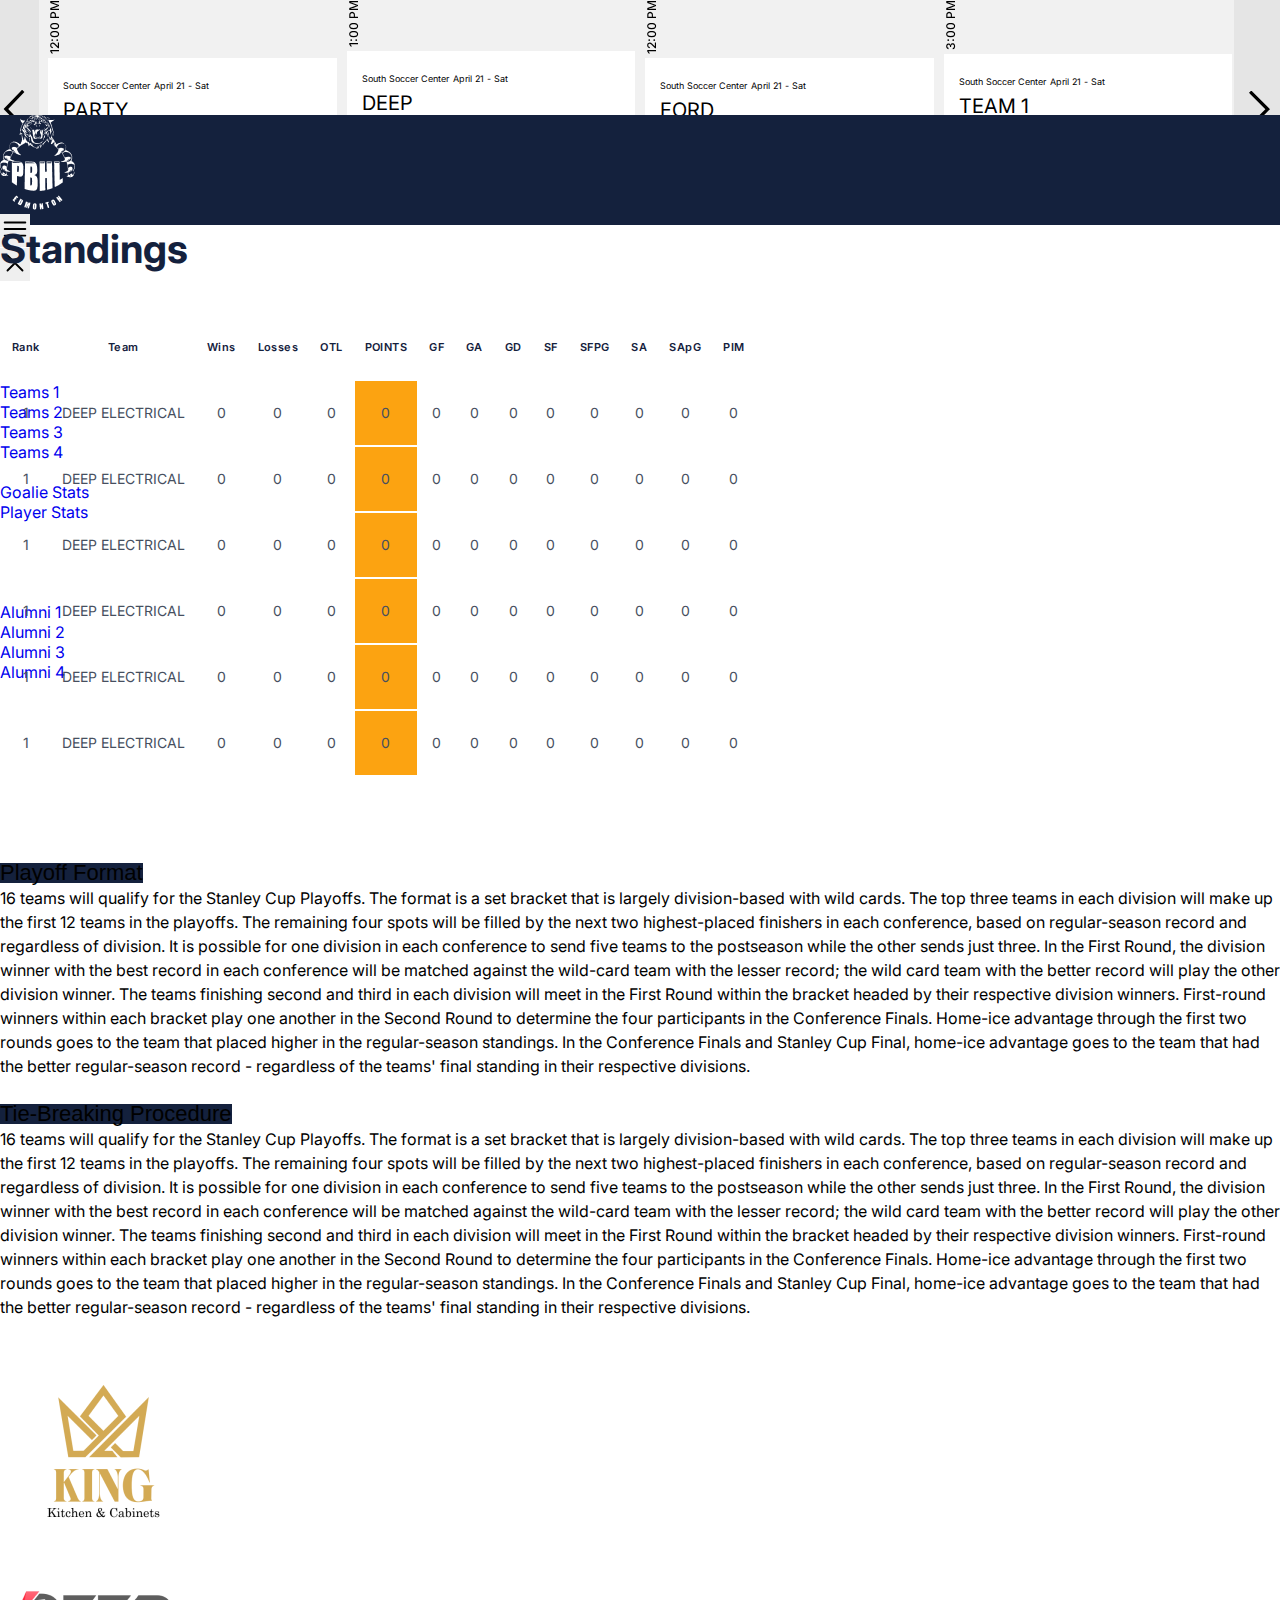
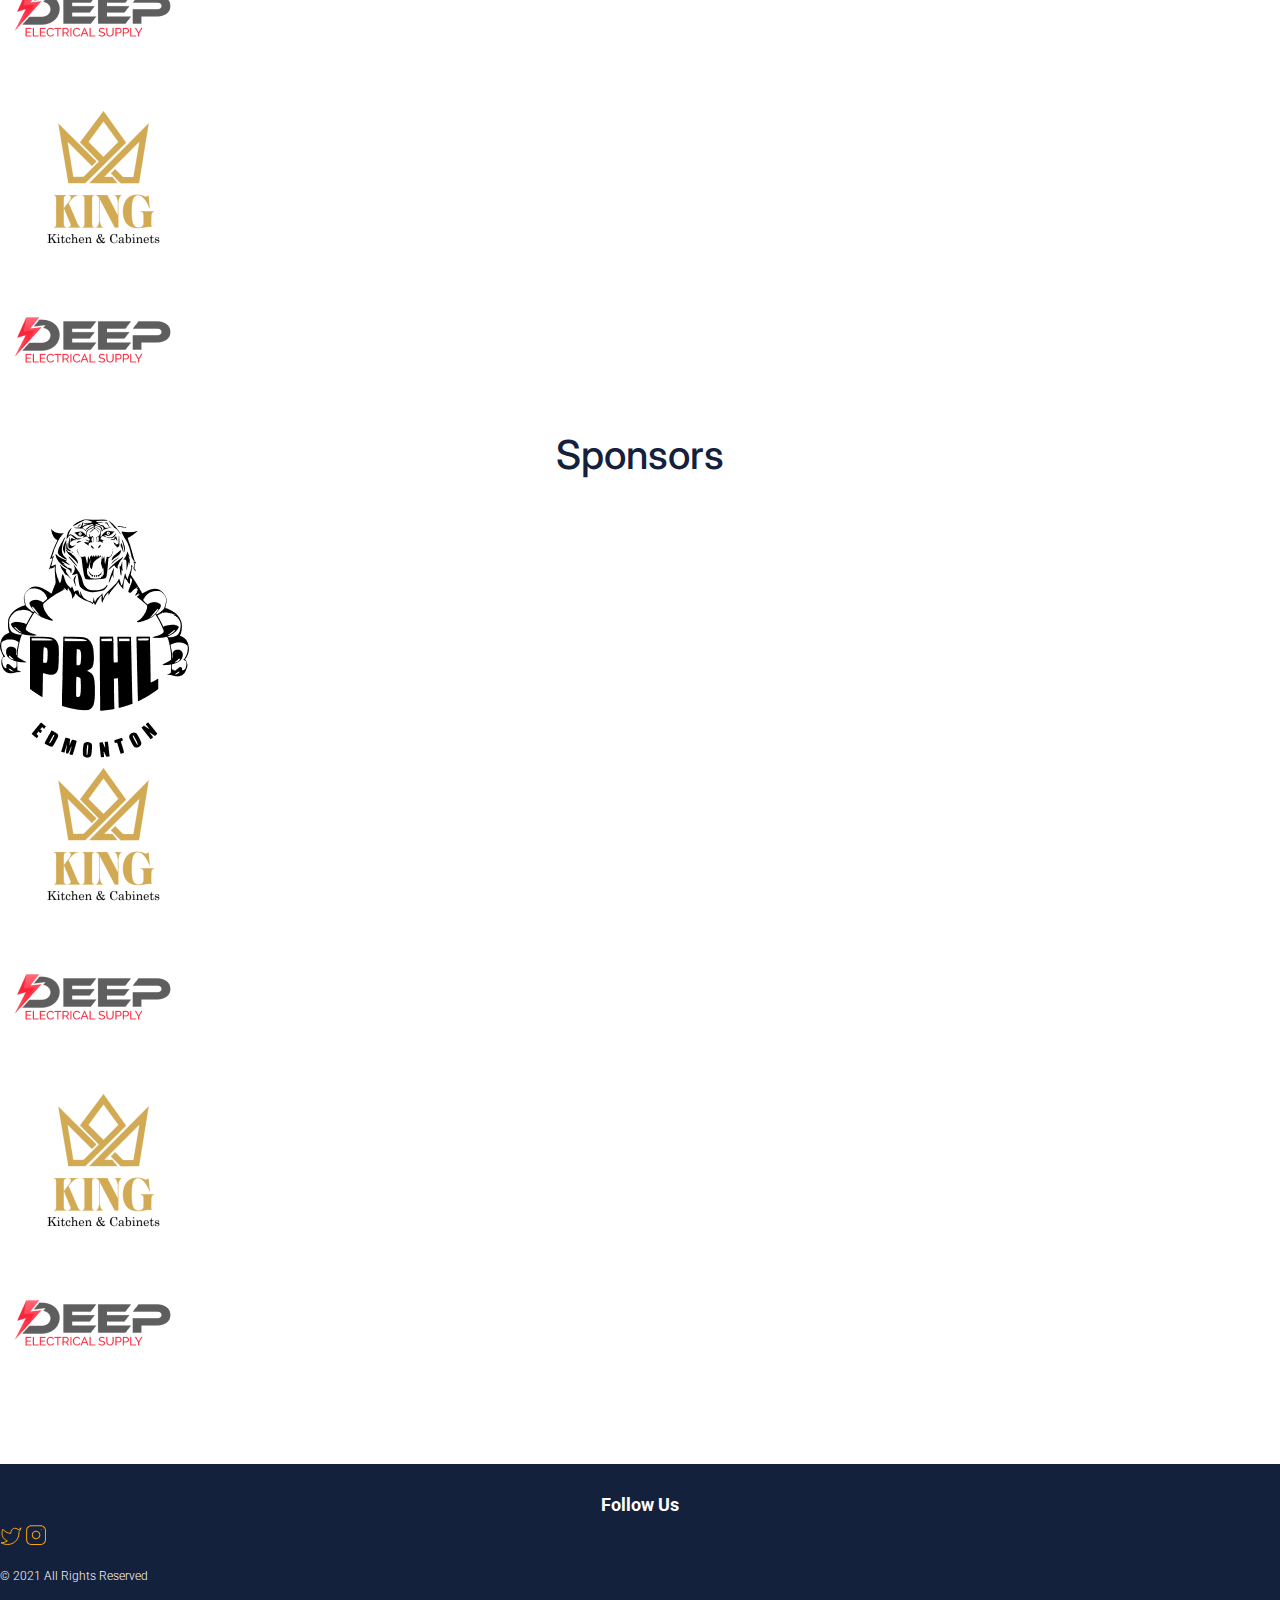
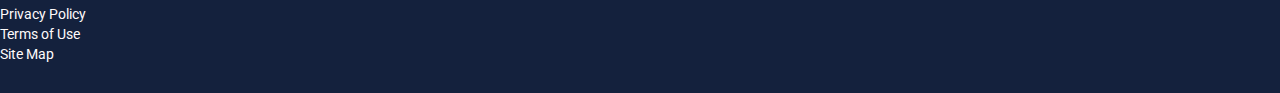
<file: standings.html>
<!DOCTYPE html>
<html lang="en">

<head>
    <meta charset="UTF-8">
    <meta name="viewport" content="width=device-width, initial-scale=1.0">
    <!--====== bootstrap css ======-->
    <link href="https://cdn.jsdelivr.net/npm/bootstrap@5.1.3/dist/css/bootstrap.min.css" rel="stylesheet"
        integrity="sha384-1BmE4kWBq78iYhFldvKuhfTAU6auU8tT94WrHftjDbrCEXSU1oBoqyl2QvZ6jIW3" crossorigin="anonymous" />
    <!--====== owl.carousel css ======-->
    <link rel="stylesheet" href="https://cdnjs.cloudflare.com/ajax/libs/OwlCarousel2/2.3.4/assets/owl.carousel.min.css">
    <!--====== coustom css ======-->
    <link rel="stylesheet" href="./style.css">
    <!--====== responsive css ======-->
    <link rel="stylesheet" href="./responsive.css">
    <title>PBHL</title>
</head>

<body>

    <main>
        <nav class="top-nav">
            <div class="owl-carousel">
                <div class="item">
                    <div class="games-slot d-flex gap-2 align-items-center">
                        <span class="time">12:00 PM</span>
                        <div class="game w-100">
                            <div class="game-header d-flex justify-content-between">
                                <span>South Soccer Center</span>
                                <span>April 21 - Sat</span>
                            </div>
                            <div class="game-body">
                                <ul>
                                    <li class="d-flex justify-content-between">
                                        <p>PARTY</p>
                                        <span>0</span>
                                    </li>
                                    <li class="d-flex justify-content-between">
                                        <p>SOUTH PARK</p>
                                        <span>0</span>
                                    </li>
                                </ul>
                            </div>
                        </div>
                    </div>
                </div>
                <div class="item">
                    <div class="games-slot d-flex gap-2 align-items-center">
                        <span class="time">1:00 PM</span>
                        <div class="game w-100">
                            <div class="game-header d-flex justify-content-between">
                                <span>South Soccer Center</span>
                                <span>April 21 - Sat</span>
                            </div>
                            <div class="game-body">
                                <ul>
                                    <li class="d-flex justify-content-between">
                                        <p>DEEP</p>
                                        <span>0</span>
                                    </li>
                                    <li class="d-flex justify-content-between">
                                        <p>art</p>
                                        <span>0</span>
                                    </li>
                                </ul>
                            </div>
                        </div>
                    </div>
                </div>
                <div class="item">
                    <div class="games-slot d-flex gap-2 align-items-center">
                        <span class="time">12:00 PM</span>
                        <div class="game w-100">
                            <div class="game-header d-flex justify-content-between">
                                <span>South Soccer Center</span>
                                <span>April 21 - Sat</span>
                            </div>
                            <div class="game-body">
                                <ul>
                                    <li class="d-flex justify-content-between">
                                        <p>FORD</p>
                                        <span>0</span>
                                    </li>
                                    <li class="d-flex justify-content-between">
                                        <p>PARTY</p>
                                        <span>0</span>
                                    </li>
                                </ul>
                            </div>
                        </div>
                    </div>
                </div>
                <div class="item">
                    <div class="games-slot d-flex gap-2 align-items-center">
                        <span class="time">3:00 PM</span>
                        <div class="game w-100">
                            <div class="game-header d-flex justify-content-between">
                                <span>South Soccer Center</span>
                                <span>April 21 - Sat</span>
                            </div>
                            <div class="game-body">
                                <ul>
                                    <li class="d-flex justify-content-between">
                                        <p>TEAM 1</p>
                                        <span>0</span>
                                    </li>
                                    <li class="d-flex justify-content-between">
                                        <p>TEAM 2</p>
                                        <span>0</span>
                                    </li>
                                </ul>
                            </div>
                        </div>
                    </div>
                </div>

            </div>
        </nav>
        <div class="main-nav">
            <nav class="navbar navbar-expand-xl  text-brand  container">
                <a class="navbar-brand text-brand" href="./index.html">
                    <img src="./assets/img/logo-sm.png" alt="">
                </a>
                <div class="d-flex gap-1 align-items-center">
                    <ul
                        class="navbar-nav align-items-center  mb-lg-0 gap-3 text-uppercase d-flex flex-row sm-navbar-nav">

                        <li class="nav-item">
                            <a class="nav-link" href="./schedule.html" target="_self" title="">Schedule</a>
                        </li>
                        <li class="nav-item">
                            <a class="nav-link" href="./goalie-stats.html" target="_self" title="">Stats</a>
                        </li>
                        <li class="nav-item">
                            <a class="nav-link" href="#" target="_self" title="">Teams</a>
                        </li>

                    </ul>
                    <button class="navbar-toggler bg-transparent text-black px-3 py-2 text-white" type="button"
                        data-bs-toggle="offcanvas" data-bs-target="#navbarOffcanvas" aria-controls="navbarOffcanvas"
                        aria-expanded="false" aria-label="Toggle navigation">
                        <svg xmlns="http://www.w3.org/2000/svg" fill="none" width="30px" viewBox="0 0 24 24"
                            stroke-width="1.5" stroke="currentColor" class="w-6 h-6">
                            <path stroke-linecap="round" stroke-linejoin="round"
                                d="M3.75 6.75h16.5M3.75 12h16.5m-16.5 5.25h16.5" />
                        </svg>
                    </button>
                </div>
                <div class="offcanvas offcanvas-end" id="navbarOffcanvas" tabindex="-1"
                    aria-labelledby="offcanvasNavbarLabel">
                    <div class="offcanvas-header">
                        <button type="button" class=" bg-transparent text-white" data-bs-dismiss="offcanvas"
                            aria-label="Close">
                            <svg xmlns="http://www.w3.org/2000/svg" fill="none" viewBox="0 0 24 24" stroke-width="1.5"
                                width="30" stroke="currentColor" class="w-6 h-6">
                                <path stroke-linecap="round" stroke-linejoin="round" d="M6 18 18 6M6 6l12 12" />
                            </svg>
                        </button>
                    </div>
                    <div class="offcanvas-body">
                        <div class="navbar-nav justify-content-end flex-grow-1 pe-3">
                            <ul class="navbar-nav align-items-center mb-2 mb-lg-0 gap-3 text-uppercase">
                                <li class="nav-item">
                                    <a class="nav-link active" href="./index.html" target="_self" title="">Home</a>
                                </li>
                                <li class="nav-item">
                                    <a class="nav-link" href="#" target="_self" title="">Blog</a>
                                </li>
                                <li class="nav-item">
                                    <a class="nav-link" href="./schedule.html" target="_self" title="">Schedule</a>
                                </li>
                                <li class="nav-item">
                                    <a class="nav-link" href="./standings.html" target="_self" title="">Standings</a>
                                </li>
                                <li class="nav-item dropdown">
                                    <a class="nav-link dropdown-toggle text-base" href="#" id="serviceNavDropdown"
                                        role="button" data-bs-toggle="dropdown" aria-expanded="false">
                                        Teams
                                    </a>
                                    <ul class="dropdown-menu dropdown-menu-end animate slideIn"
                                        aria-labelledby="serviceNavDropdown">
                                        <li>
                                            <a href="#" class="dropdown-item">Teams 1</a>
                                        </li>
                                        <li>
                                            <a href="#" class="dropdown-item">Teams 2</a>
                                        </li>
                                        <li>
                                            <a href="#" class="dropdown-item">Teams 3</a>
                                        </li>
                                        <li>
                                            <a href="#" class="dropdown-item">Teams 4</a>
                                        </li>

                                    </ul>
                                </li>
                                <li class="nav-item dropdown">
                                    <a class="nav-link dropdown-toggle text-base" href="#" id="serviceNavDropdown"
                                        role="button" data-bs-toggle="dropdown" aria-expanded="false">
                                        Stats
                                    </a>
                                    <ul class="dropdown-menu dropdown-menu-end animate slideIn"
                                        aria-labelledby="serviceNavDropdown">
                                        <li>
                                            <a href="./goalie-stats.html" class="dropdown-item">Goalie Stats</a>
                                        </li>
                                        <li>
                                            <a href="./player-stats.html" class="dropdown-item">Player Stats</a>
                                        </li>


                                    </ul>
                                </li>
                                <li class="nav-item">
                                    <a class="nav-link" href="./rules.html" target="_self" title="">Rules</a>
                                </li>
                                <li class="nav-item">
                                    <a class="nav-link" href="./awards.html" target="_self" title="">Awards</a>
                                </li>
                                <li class="nav-item">
                                    <a class="nav-link" href="./sponsors.html" target="_self" title="">Sponsors</a>
                                </li>
                                <li class="nav-item dropdown">
                                    <a class="nav-link dropdown-toggle text-base" href="#" id="serviceNavDropdown"
                                        role="button" data-bs-toggle="dropdown" aria-expanded="false">
                                        Alumni
                                    </a>
                                    <ul class="dropdown-menu dropdown-menu-end animate slideIn"
                                        aria-labelledby="serviceNavDropdown">
                                        <li>
                                            <a href="#" class="dropdown-item">Alumni 1</a>
                                        </li>
                                        <li>
                                            <a href="#" class="dropdown-item">Alumni 2</a>
                                        </li>
                                        <li>
                                            <a href="#" class="dropdown-item">Alumni 3</a>
                                        </li>
                                        <li>
                                            <a href="#" class="dropdown-item">Alumni 4</a>
                                        </li>

                                    </ul>
                                </li>
                                <li class="nav-item">
                                    <a class="nav-link" href="#" target="_self" title="">Wavier</a>
                                </li>
                            </ul>
                        </div>
                    </div>
                </div>
            </nav>
        </div>
        <div class="sub-hero">
            <div class="container py-5">
                <h1>Standings</h1>
            </div>
        </div>
        <section class="section standings-table-sec pt-0">
            <div class="container">
                <div class="table-responsive">
                    <table class="table table-striped standings-table">
                        <thead>
                            <tr>
                                <th scope="col">Rank</th>
                                <th scope="col">Team</th>
                                <th scope="col">Wins</th>
                                <th scope="col">Losses</th>
                                <th scope="col">OTL</th>
                                <th scope="col">POINTS</th>
                                <th scope="col">GF</th>
                                <th scope="col">GA</th>
                                <th scope="col">GD</th>
                                <th scope="col">SF</th>
                                <th scope="col">SFPG</th>
                                <th scope="col">SA</th>
                                <th scope="col">SApG</th>
                                <th scope="col">PIM</th>
                            </tr>
                        </thead>
                        <tbody>
                            <tr>
                                <td>1</td>
                                <td>DEEP ELECTRICAL</td>
                                <td>0</td>
                                <td>0</td>
                                <td>0</td>
                                <td class="bg_secondary border-0">0</td>
                                <td>0</td>
                                <td>0</td>
                                <td>0</td>
                                <td>0</td>
                                <td>0</td>
                                <td>0</td>
                                <td>0</td>
                                <td>0</td>
                            </tr>
                            <tr>
                                <td>1</td>
                                <td>DEEP ELECTRICAL</td>
                                <td>0</td>
                                <td>0</td>
                                <td>0</td>
                                <td class="bg_secondary border-0">0</td>
                                <td>0</td>
                                <td>0</td>
                                <td>0</td>
                                <td>0</td>
                                <td>0</td>
                                <td>0</td>
                                <td>0</td>
                                <td>0</td>
                            </tr>

                            <tr>
                                <td>1</td>
                                <td>DEEP ELECTRICAL</td>
                                <td>0</td>
                                <td>0</td>
                                <td>0</td>
                                <td class="bg_secondary border-0">0</td>
                                <td>0</td>
                                <td>0</td>
                                <td>0</td>
                                <td>0</td>
                                <td>0</td>
                                <td>0</td>
                                <td>0</td>
                                <td>0</td>
                            </tr>

                            <tr>
                                <td>1</td>
                                <td>DEEP ELECTRICAL</td>
                                <td>0</td>
                                <td>0</td>
                                <td>0</td>
                                <td class="bg_secondary border-0">0</td>
                                <td>0</td>
                                <td>0</td>
                                <td>0</td>
                                <td>0</td>
                                <td>0</td>
                                <td>0</td>
                                <td>0</td>
                                <td>0</td>
                            </tr>

                            <tr>
                                <td>1</td>
                                <td>DEEP ELECTRICAL</td>
                                <td>0</td>
                                <td>0</td>
                                <td>0</td>
                                <td class="bg_secondary border-0">0</td>
                                <td>0</td>
                                <td>0</td>
                                <td>0</td>
                                <td>0</td>
                                <td>0</td>
                                <td>0</td>
                                <td>0</td>
                                <td>0</td>
                            </tr>

                            <tr>
                                <td>1</td>
                                <td>DEEP ELECTRICAL</td>
                                <td>0</td>
                                <td>0</td>
                                <td>0</td>
                                <td class="bg_secondary border-0">0</td>
                                <td>0</td>
                                <td>0</td>
                                <td>0</td>
                                <td>0</td>
                                <td>0</td>
                                <td>0</td>
                                <td>0</td>
                                <td>0</td>
                            </tr>


                        </tbody>
                    </table>
                </div>
            </div>
        </section>
        <section class="section">
            <div class="container">
                <div class="accordion" id="accordionExample">
                    <div class="accordion-item">
                        <h2 class="accordion-header" id="headingOne">
                            <button class="accordion-button collapsed bg_brand text-white" type="button"
                                data-bs-toggle="collapse" data-bs-target="#collapseOne" aria-expanded="false"
                                aria-controls="#collapseone">
                                Playoff Format
                            </button>
                        </h2>
                        <div id="collapseOne" class="accordion-collapse collapse" aria-labelledby="headingOne"
                            data-bs-parent="#accordionExample">
                            <div class="accordion-body">
                                <p>
                                    16 teams will qualify for the Stanley Cup Playoffs. The format is a set bracket that
                                    is largely division-based with wild cards. The top three teams in each division will
                                    make up the first 12 teams in the playoffs. The remaining four spots will be filled
                                    by the next two highest-placed finishers in each conference, based on regular-season
                                    record and regardless of division. It is possible for one division in each
                                    conference to send five teams to the postseason while the other sends just three. In
                                    the First Round, the division winner with the best record in each conference will be
                                    matched against the wild-card team with the lesser record; the wild card team with
                                    the better record will play the other division winner. The teams finishing second
                                    and third in each division will meet in the First Round within the bracket headed by
                                    their respective division winners. First-round winners within each bracket play one
                                    another in the Second Round to determine the four participants in the Conference
                                    Finals. Home-ice advantage through the first two rounds goes to the team that placed
                                    higher in the regular-season standings. In the Conference Finals and Stanley Cup
                                    Final, home-ice advantage goes to the team that had the better regular-season record
                                    - regardless of the teams' final standing in their respective divisions.
                                </p>
                            </div>
                        </div>
                    </div>
                    <div class="accordion-item">
                        <h2 class="accordion-header" id="headingTwo">
                            <button class="accordion-button collapsed bg_brand text-white" type="button"
                                data-bs-toggle="collapse" data-bs-target="#collapseTwo" aria-expanded="false"
                                aria-controls="collapseTwo">
                                Tie-Breaking Procedure
                            </button>
                        </h2>
                        <div id="collapseTwo" class="accordion-collapse collapse" aria-labelledby="headingTwo"
                            data-bs-parent="#accordionExample">
                            <div class="accordion-body">
                                <p>
                                    16 teams will qualify for the Stanley Cup Playoffs. The format is a set bracket that
                                    is largely division-based with wild cards. The top three teams in each division will
                                    make up the first 12 teams in the playoffs. The remaining four spots will be filled
                                    by the next two highest-placed finishers in each conference, based on regular-season
                                    record and regardless of division. It is possible for one division in each
                                    conference to send five teams to the postseason while the other sends just three. In
                                    the First Round, the division winner with the best record in each conference will be
                                    matched against the wild-card team with the lesser record; the wild card team with
                                    the better record will play the other division winner. The teams finishing second
                                    and third in each division will meet in the First Round within the bracket headed by
                                    their respective division winners. First-round winners within each bracket play one
                                    another in the Second Round to determine the four participants in the Conference
                                    Finals. Home-ice advantage through the first two rounds goes to the team that placed
                                    higher in the regular-season standings. In the Conference Finals and Stanley Cup
                                    Final, home-ice advantage goes to the team that had the better regular-season record
                                    - regardless of the teams' final standing in their respective divisions.
                                </p>
                            </div>
                        </div>
                    </div>

                </div>
            </div>


        </section>
        <section class="home-Sponsors">
            <div class="container">
                <div class="row">
                    <div class="col-md-5">
                        <div class="row">
                            <div class="col-md-6">
                                <figure class="Sponsors-img">
                                    <img src="./assets/img/Kitchen (1).png" alt="">
                                </figure>
                            </div>
                            <div class="col-md-6">
                                <figure class="Sponsors-img">
                                    <img src="./assets/img/deep 1.png" alt="">
                                </figure>
                            </div>
                            <div class="col-md-6">
                                <figure class="Sponsors-img">
                                    <img src="./assets/img/Kitchen (1).png" alt="">
                                </figure>
                            </div>
                            <div class="col-md-6">
                                <figure class="Sponsors-img">
                                    <img src="./assets/img/deep 1.png" alt="">
                                </figure>
                            </div>
                        </div>
                    </div>
                    <div class="col-md-2">
                        <h2>
                            Sponsors
                        </h2>
                        <figure>
                            <img src="./assets/img/PBHL_Logo 2.png" alt="">
                        </figure>
                    </div>
                    <div class="col-md-5">
                        <div class="row">
                            <div class="col-md-6">
                                <figure class="Sponsors-img">
                                    <img src="./assets/img/Kitchen (1).png" alt="">
                                </figure>
                            </div>
                            <div class="col-md-6">
                                <figure class="Sponsors-img">
                                    <img src="./assets/img/deep 1.png" alt="">
                                </figure>
                            </div>
                            <div class="col-md-6">
                                <figure class="Sponsors-img">
                                    <img src="./assets/img/Kitchen (1).png" alt="">
                                </figure>
                            </div>
                            <div class="col-md-6">
                                <figure class="Sponsors-img">
                                    <img src="./assets/img/deep 1.png" alt="">
                                </figure>
                            </div>
                        </div>
                    </div>
                </div>
            </div>
        </section>
        <footer class="footer">
            <div class="container">
                <div class="row flex-column align-items-center text-center">
                    <div class="col-md-5">
                        <div class="social-box">
                            <h3>Follow Us</h3>
                            <div class="icons d-flex gap-3 align-items-center justify-content-center">
                                <a href="#">
                                    <img src="./assets/img/twiter.svg" alt="">
                                </a>
                                <a href="#">
                                    <img src="./assets/img/instagram.svg" alt="">
                                </a>
                            </div>
                        </div>
                    </div>
                    <div class="col-md-5">
                        <p class="copyRight">
                            © 2021 All Rights Reserved
                        </p>
                    </div>
                    <div class="col-md-5">
                        <div class="links">
                            <ul class="d-flex justify-content-center align-items-center gap-3">
                                <li>
                                    <a href="#">
                                        Privacy Policy
                                    </a>
                                </li>
                                <li>
                                    <a href="#">
                                        Terms of Use
                                    </a>
                                </li>
                                <li>
                                    <a href="#">
                                        Site Map
                                    </a>
                                </li>
                            </ul>
                        </div>
                    </div>
                </div>
            </div>
        </footer>
    </main>

    <!--======  jquery js ======-->
    <script src="https://code.jquery.com/jquery-3.6.0.min.js"></script>
    <!--======  owl carousel js ======-->
    <script src="https://cdnjs.cloudflare.com/ajax/libs/OwlCarousel2/2.3.4/owl.carousel.min.js"></script>
    <!--======  bootstrap js ======-->
    <script src="https://cdn.jsdelivr.net/npm/bootstrap@5.1.3/dist/js/bootstrap.bundle.min.js"
        integrity="sha384-ka7Sk0Gln4gmtz2MlQnikT1wXgYsOg+OMhuP+IlRH9sENBO0LRn5q+8nbTov4+1p" crossorigin="anonymous">
    </script>

    <script>
        setTimeout(function () {
            $(".owl-carousel").owlCarousel({
                loop: true,
                margin: 10,
                responsiveClass: true,
                items: 4,
                dots: false,
                nav: true,
                navText: ["<img src='./assets/img/left-arrow.svg'>",
                    "<img src='./assets/img/right-arrow.svg'>"
                ],
                responsive: {
                    0: {
                        items: 1,
                        nav: true,
                    },
                    600: {
                        items: 2,
                        nav: true,
                    },
                    1000: {
                        items: 4,
                        nav: true,
                        loop: true,
                    },
                },
            });
        }, 500);
    </script>
</body>

</html>
</file>
<file: style.css>
@import url('https://fonts.googleapis.com/css2?family=DM+Sans:ital,opsz,wght@0,9..40,100..1000;1,9..40,100..1000&family=Inter:wght@100..900&family=Montserrat:ital,wght@0,100..900;1,100..900&family=Roboto:ital,wght@0,100;0,300;0,400;0,500;0,700;0,900;1,100;1,300;1,400;1,500;1,700;1,900&display=swap');

:root {
    --brand-color: #14213D;
    --secondary-color: #FCA311;
}

* {
    margin: 0;
    padding: 0;
    box-sizing: border-box;
}

html {
    overflow-x: hidden;
}

body {
    overflow-x: hidden;
    font-family: "Inter", sans-serif;
    /* font-family: "DM Sans", sans-serif; */
    /* font-family: "Roboto", sans-serif; */
    /* font-family: "Montserrat", sans-serif; */
}

h1,
h2,
h3,
h4,
h5,
button,
p,
figure,
ul {
    margin: 0;


}

button {
    border: none;
    outline: none;
}

button:focus {
    box-shadow: none !important;
}

ul {
    list-style: none;
    padding: 0;
}

a {
    text-decoration: none;
}

.bg_secondary {
    background-color: var(--secondary-color) !important;
}

.bg_brand {
    background-color: var(--brand-color) !important;

}

.top-nav {
    height: 115px;
    background-color: #F1F1F1;
    padding: 0 48px;
    overflow: hidden;

}

.sm-navbar-nav {
    display: none !important;
}



.game {
    background-color: #fff;
    padding: 15px;
}

.games-slot .time {
    writing-mode: vertical-rl;
    font-size: 12px;
    z-index: 899;

    font-weight: 500;
    line-height: 14px;
    color: #000000;
    transform: rotate(180deg);
}

.game-header span {
    font-size: 9px;
    font-weight: 400;
}

.game-body ul {
    margin-top: 5px;
}

.game-body ul li {
    font-size: 20px;
    font-weight: 400;
    line-height: 25px;
    margin-bottom: 10px;
}

.game-body p {
    font-size: 20px;
    font-weight: 400;
    line-height: 25px;
    text-transform: uppercase;
}

.game-body span {
    font-size: 24px;
    font-weight: 400;
    line-height: 25px;
}

.owl-nav {
    display: block !important;
}

.owl-prev {
    position: absolute;
    top: 47%;
    transform: translateY(-50%);
    left: -59px;
    background: #E5E5E5 !important;
    height: 100%;
    width: 50px;

}

.owl-next {
    position: absolute;
    top: 47%;
    transform: translateY(-50%);
    right: -52px;
    background: #E5E5E5 !important;
    height: 100%;
    width: 50px;

}

.main-nav {
    height: 110px;
    background-color: var(--brand-color);
    /* padding: 0 48px; */
}

.main-nav .nav-item .nav-link {

    font-size: 18px;
    font-weight: 700;
    line-height: 18px;
    color: #fff;
    text-transform: capitalize;

}

.point-table-body table {
    border-collapse: separate;
    width: 100%;
    border-spacing: 0 10px;
}

.point-table-body tr {
    padding: 8px;
    text-align: left;

}

.point-table-body tr td {
    padding: 6px 10px;
    font-size: 14px;
    font-weight: 400;
    line-height: 16px;
    border: 1px solid #E0E0E0;
    border-right: none;
    border-left: none;
}

.text-left {
    text-align: left;
}

.text-right {
    text-align: right;
}

.active-tr {
    background: var(--secondary-color);

}

.point-table-body td:first-child {
    width: 15%;
    border-left-style: solid;
    border-top-left-radius: 10px;
    border-bottom-left-radius: 10px;
    border-left: 1px solid #E0E0E0;

}

.point-table-body td:last-child {
    border-right-style: solid;
    border-bottom-right-radius: 10px;
    border-top-right-radius: 10px;
    border-right: 1px solid #E0E0E0;
    ;

}

.hero-section {
    height: calc(100vh - 225px);
    display: flex;
    justify-content: center;
    align-items: center;
}

.hero-text-content-sm {
    display: none;
}

.hero-text-content {
    padding: 0 10px;
}

.hero-text-content h1 {
    font-family: "Montserrat", sans-serif;
    font-size: 56px;
    font-weight: 700;
    line-height: 66px;
    margin-bottom: 30px;
}

.hero-text-content p {
    font-size: 18px;
    font-weight: 400;
    line-height: 30px;
    font-family: "Roboto", sans-serif;
    margin-bottom: 15px;
}

.point-table-header {
    border-bottom: 1px solid #000000;
    padding: 10px 0;
    margin-bottom: 20px;
}

.point-table-header h2 {

    font-size: 24px;
    font-weight: 700;
    line-height: 29px;
}

.point-text {

    font-size: 16px;
    font-weight: 500;
    line-height: 19px;
}

.point {
    font-size: 72px;
    font-weight: 500;
    line-height: 87px;
    margin-bottom: 6px;

}

.team-name {
    font-size: 24px;
    font-weight: 500;

    line-height: 29px;
    margin-bottom: 6px;
}

.player-name {
    font-size: 16px;
    font-weight: 400;
    line-height: 19px;
}

.tablef-text {
    margin-top: 10px;
    font-size: 16px;
    font-weight: 400;
    line-height: 19px;
    text-align: right;
}

.statistics-section {

    padding-top: 0;
    padding-bottom: 60px;
}

.statistics-section h2 {
    font-size: 40px;
    font-weight: 500;
    line-height: 48px;
    color: var(--brand-color);
    margin-bottom: 10px;
}

.statistics-section .tabs {
    border-bottom: 1px solid #000000;
    padding: 10px 0 !important;
}

.statistics-section .tabs ul {
    display: flex;
    align-items: center;
    gap: 50px;
}

.statistics-section .tabs ul li {
    font-size: 16px;
    font-weight: 400;
    line-height: 19px;
}

.statistics-section .tabs ul li.active {
    font-weight: 700;
}

.point-table-header .tabs {
    display: flex;
    align-items: center;
    gap: 50px;
    padding: 0 10px;
}

.point-table-header .tabs li {
    font-size: 16px;
    font-weight: 400;
    line-height: 19px;
}

.point-table-header .tabs li.active {
    font-weight: 700;
    border-bottom: 1px solid #000000;
}

.statistics-reports {
    padding-bottom: 50px;
}

.statistics-reports .point-table-wrapper {
    padding: 0 10px;
}

.statistics-reports .tabs {
    padding: 0;
}

.statistics-reports .point-table-header {
    padding-bottom: 0;
}

.statistics-reports .row .col-md-6 {
    padding-bottom: 90px;
}

.home-Sponsors {
    padding-bottom: 50px;
}

.home-Sponsors .row .col-md-6 {
    padding-bottom: 15px;
}

.home-Sponsors h2 {
    font-size: 40px;
    font-weight: 500;
    line-height: 48px;
    text-align: center;
    color: var(--brand-color);
    margin-bottom: 40px;
}

.footer {
    padding: 30px 0;
    background-color: var(--brand-color);
}

.social-box {
    margin-bottom: 5px;
}

.social-box h3 {
    font-family: "Roboto", sans-serif;
    font-size: 18px;
    font-weight: 700;
    line-height: 21px;
    text-align: center;
    margin-bottom: 10px;
    color: #fff;
}

.copyRight {
    font-family: "Roboto", sans-serif;
    font-size: 12px;
    font-weight: 300;
    line-height: 14px;
    color: #FFFBFB;
    margin: 20px 0;
}

.links ul li a {
    font-family: "Roboto", sans-serif;
    font-size: 14px;
    font-weight: 400;
    line-height: 16px;
    color: #FFFBFB;

}

.emery-section {
    display: none;
}

.heading {
    border-bottom: 1px solid #000000;
    padding: 20px 0;
}

.heading h2 {
    font-size: 16px;
    font-weight: 700;
    line-height: 19px;
}

.heading select {
    width: 35%;
    height: 48px;
    padding: 12px 12px 12px 16px;
    border-radius: 8px;
    border: 2px solid #CBD2E0;
    font-size: 16px;
    font-weight: 400;
    line-height: 24px;
    background-color: transparent;
    outline: none;
    color: var(--brand-color);
}

.section {
    padding: 40px 0;
}

.table-heading {
    margin-bottom: 50px;
}

.table-heading h2 {
    font-size: 40px;
    font-weight: 700;
    line-height: 48px;
}

.table-wrapepr table {
    width: 100%;
    border-spacing: 0 10px;
}

.table-wrapepr table th {
    font-size: 11px;
    font-weight: 600;
    line-height: 16px;
    letter-spacing: 0.04em;
    text-transform: uppercase;
    text-align: center;
    padding: 17px 0;
}


.table-wrapepr table tr td {
    padding: 24px 10px !important;
    font-size: 14px;
    font-weight: 400;
    line-height: 16px;
    padding: 10px;
    color: #464F60;
    text-align: center;
}

.table-wrapepr {
    padding: 50px 0;
}



.standings-table thead tr {
    border-top: 1px solid #E0E0E0;
    border-bottom: 1px solid #E0E0E0;

}

.standings-table tr td {
    padding: 24px 10px !important;
    font-size: 14px;
    font-weight: 400;
    line-height: 16px;
    padding: 10px;
    color: #464F60;
    text-align: center;
}

.standings-table tr th {
    padding: 24px 10px !important;

    font-size: 11px;
    font-weight: 600;
    line-height: 16px;
    letter-spacing: 0.04em;
    color: var(--brand-color);
    text-align: center;
}

.table>:not(:first-child) {
    border-top: none;
}

.accordion-button::after,
.accordion-button:not(.collapsed)::after {
    background-image: url("data:image/svg+xml,%3csvg xmlns='http://www.w3.org/2000/svg' viewBox='0 0 16 16' fill='%23fff'%3e%3cpath fill-rule='evenodd' d='M1.646 4.646a.5.5 0 0 1 .708 0L8 10.293l5.646-5.647a.5.5 0 0 1 .708.708l-6 6a.5.5 0 0 1-.708 0l-6-6a.5.5 0 0 1 0-.708z'/%3e%3c/svg%3e");
}

.accordion-item {
    margin-bottom: 20px;
}

.accordion-body p {
    font-size: 16px;
    font-weight: 400;
    line-height: 24px;
}

.accordion-button {
    font-size: 22px;
    font-weight: 400;
    line-height: 20px;

}

.player-stats-heading select {
    width: 15%;
}

.sub-hero h1 {
    font-size: 40px;
    font-weight: 700;
    line-height: 48px;
    color: var(--brand-color);
}


.roster-hero-row h2 {
    font-size: 56px;
    font-weight: 700;
    line-height: 66px;
    margin-bottom: 20px;
}

.roster-hero-row p {
    font-size: 18px;
    font-weight: 400;
    line-height: 30px;
}

.roster-hero-row figure img {}

.roster-hero-row .hero-text-content-sm figure {
    display: flex;
    justify-content: center;
}

.roster-hero-row .hero-text-content-sm figure img {
    width: 100%;
}

.awards-hero-lg-img {
    width: 80%;
    border-radius: 40px;
}

.awards-text-content span {
    font-size: 31px;
    font-weight: 700;
    line-height: 44px;

}

.awards-text-content h2 {
    font-size: 56px;
    font-weight: 700;
    line-height: 66px;
    color: var(--secondary-color);
    margin-bottom: 10px;

}

.awards-text-content h4 {
    font-size: 31px;
    font-weight: 700;
    line-height: 44px;
    margin-bottom: 10px;
}

.awards-text-content p {
    font-size: 18px;
    line-height: 30px;
}

.awards-box {
    box-shadow: 0px 4px 4px 0px #E0E0E040;
    display: flex;
    justify-content: center;
    align-items: center;
    flex-direction: column;
    gap: 7px;
    width: 90%;
    padding: 20px;
    transition: all .3s ease-in;
    cursor: pointer;
}

.awards-box:hover {
    box-shadow: 0px 0px 4px 0px #E0E0E0;

}

.awards-box figure img {
    width: 55%;
    display: block;
    margin: 0 auto;
}

.awards-box h3 {
    font-family: "Roboto", sans-serif;
    font-size: 18px;
    font-weight: 500;
    line-height: 24px;
    color: #1D1B20;
}

.awards-box span {
    font-family: "Roboto", sans-serif;
    font-size: 16px;
    font-weight: 400;
    line-height: 20px;
    letter-spacing: 0.25px;
    color: #49454F;
}

.awards-box p {
    font-family: "Roboto", sans-serif;
    font-size: 14px;
    font-weight: 400;
    line-height: 20px;
    letter-spacing: 0.25px;
    color: #49454F;
}

.all-awards-section .row .col-md-3 {
    margin-bottom: 50px;
}

.all-awards-section .row {
    border-bottom: 1px solid #000000
}

.awards-heading h2 {
    font-size: 31px;
    font-weight: 700;
    line-height: 44px;
}

.sponsors-img {
    width: 55%;
    margin: 0 auto;
}

.all-sponsors-section .row .col-md-12 {
    border-bottom: 1px solid #000000;

}

.single-sponsor {
    padding: 100px 0;
}

.all-sponsors-section .row .col-md-12:nth-child(1) {
    border-top: 1px solid #000000;

}

.single-sponsor-content {
    padding: 0 12px;
}

.single-sponsor h2 {
    font-size: 56px;
    font-weight: 700;
    line-height: 66px;
    margin-bottom: 10px;

}

.single-sponsor p {
    font-size: 18px;
    line-height: 30px;

}

.single-sponsor figure {
    display: flex;
    justify-content: center;
}

.single-sponsor-content .btns {
    padding-top: 40px;
}

.single-sponsor-content .btns a {
    font-family: "DM Sans", sans-serif;
    font-size: 18px;
    font-weight: 700;
    line-height: 18px;
    text-align: center;
    color: var(--secondary-color);
    border: 1px solid var(--secondary-color);
    padding: 23px 36px 23px 36px;
    gap: 8px;
    border-radius: 30px;
}

.accordion-item table tr td {
    font-size: 14px;
}
</file>
<file: responsive.css>
:root {
    --brand-color: #14213D;
    --secondary-color: #FCA311;
}

@media only screen and (max-width: 768px) and (min-width: 300px) {

    .owl-nav button.owl-next img,
    .owl-carousel .owl-nav button.owl-prev img {
        width: 30%;
    }

    .owl-prev {
        left: -55px;
        width: 42px;
    }

    .owl-next {
        right: -53px;
        width: 42px;
    }

    .hero-section {
        height: auto;
    }

    .sm-navbar-nav {
        display: flex !important;
    }

    .heading {
        flex-direction: column-reverse;
        justify-content: flex-start !important;
        align-items: flex-start !important;
        gap: 30px;
    }

    .heading select {
        width: 100%;
    }

    .main-nav .nav-item .nav-link {
        font-size: 14px;
        font-weight: 400;
    }

    .offcanvas-body .navbar-nav {
        align-items: flex-start !important;
        padding-left: 28px;
    }

    .point-table-text-content {
        display: flex;
        justify-content: space-between;
        align-items: center;
        margin-bottom: 20px;
    }

    .team-name {
        font-size: 16px;
        font-weight: 500;
    }

    .player-name {
        font-size: 16px;
        font-weight: 400;
    }

    .point {
        font-size: 32px;
        font-weight: 500;
        line-height: 38px;
    }

    .point-text {
        font-size: 14px;
        font-weight: 500;
        line-height: 16px;
        color: #666666;

    }

    .point-table-text-right {
        order: -1;
        text-align: left !important;
    }

    .point-table-text-left {
        display: flex;
        flex-direction: column-reverse;
    }

    .offcanvas-end {
        background-color: var(--brand-color);
    }

    .btn-close {
        background: none;
    }

    .hero-text-content {
        display: none;
    }

    .hero-text-content-sm {
        padding: 40px 0;
        display: flex;
        flex-direction: column;
        align-items: center;
    }

    .hero-text-content-sm figure {
        margin-bottom: 10px;
    }

    .hero-text-content-sm h1 {
        font-size: 20px;
        font-weight: 700;
        line-height: 28px;
        text-align: center;
    }

    .hero-text-content-sm .btns {
        margin-top: 20px;
    }

    .hero-text-content-sm .btns a {
        width: 50%;
        height: 52px;
        border-radius: 30px;
        border: 1px solid #14213D;
        font-family: "DM Sans", sans-serif;
        font-size: 14px;
        font-weight: 700;
        line-height: 18px;
        text-align: center;
        padding: 0 20px;
        display: flex;
        justify-content: center;
        align-items: center;
        color: #000;
    }

    .home-Sponsors .row .col-md-2 {
        display: none;
    }

    .home-Sponsors .row .col-md-6 {
        width: 50%;
        padding: 15px 0;
    }

    .statistics-reports {
        padding-bottom: 0;
    }

    .emery-section {
        display: block;
        padding-bottom: 20px !important;

        padding: 0 10px;
    }

    .emery-section .row .col-md-6 {
        padding-bottom: 50px;
        border-bottom: 2px solid #CDCDCD;
    }

    .emery-section figure {
        display: flex;
        justify-content: center;
    }

    .emery-section h3 {
        font-family: Inter;
        font-size: 24px;
        font-weight: 700;
        line-height: 28px;
        margin-bottom: 40px;
        text-align: center;

    }

    .emery-section p {
        font-size: 14px;
        font-weight: 400;
        line-height: 20px;
        margin-bottom: 10px;

    }

    .table-heading h2 {
        font-size: 22px;
    }

    .table-heading {
        margin-bottom: 20px;
    }

    .table-wrapepr {
        padding: 30px 0;
    }

    .table-wrapepr table tr td {
        font-size: 12px;
    }

    .sub-hero .container {
        padding-top: 20px !important;
        padding-bottom: 20px !important;
    }

    .standings-table-sec {
        padding-top: 0;
    }

    .accordion-body p {
        font-size: 14px;

    }

    .accordion-button {
        font-size: 18px;
    }

    .player-stats-heading .heading {
        flex-direction: column !important;
    }

    .roster-hero-row figure .roster-hero-lg-img {
        display: none;
    }

    .sub-hero-roster-content-wrapper {
        flex-direction: column-reverse !important;
    }

    .sub-hero-roster-content {
        padding-top: 0 !important;
    }

    .awards-text-content p {
        display: none;
    }

    .sub-hero-awards-content,
    .sub-hero-awards .container {
        padding-top: 0 !important;
    }

    .awards-hero-lg-img {
        width: 100%;
        border-radius: 0;
    }

    .awards-img-col {
        padding: 0;
    }

    .awards-text-content {
        display: flex;
        flex-direction: column-reverse;
        padding-top: 20px;
    }

    .awards-text-content h2 {
        font-size: 31px;
        line-height: 43px;
        margin-bottom: 0;
        order: 1;
    }

    .awards-text-content h4 {
        font-size: 26px;
        line-height: 44px;
        margin-bottom: 0;
    }

    .sub-hero h1 {
        font-size: 30px;
        line-height: 36.31px;
    }

    .awards-heading {
        display: none !important;
    }

    .all-awards-section {
        padding-top: 0;
    }

    .awards-text-content span {
        font-size: 21px;
        line-height: 22px;
    }

    .all-awards-section .row .col-md-3 {
        width: 50%;
    }

    .awards-box figure img {
        width: 31%;
    }

    .awards-box {
        width: 100%;
        padding: 10px 0;
    }

    .awards-box h3 {
        font-size: 16px;
    }

    .awards-box span {
        font-size: 14px;
    }

    .awards-box p {
        display: none;
    }

    .awards-hero-row,
    .sub-hero-awards-content-wrapper {
        flex-direction: column-reverse !important;
    }

    .sponsors-sub-hero-content {
        position: relative;
        padding-bottom: 0 !important;
    }

    .sponsors-sub-hero-content .awards-text-content p {
        display: block !important;
    }

    .sponsors-sub-hero-content .awards-hero-row,
    .sub-hero-awards-content-wrapper {
        flex-direction: column !important;
    }

    .sponsors-sub-hero-content figure {
        position: absolute;
        top: -50px;
        right: -114px;
    }

    .sponsors-sub-hero-content .awards-text-content h2 {
        margin-bottom: 40px;
    }

    .sponsors-img {
        width: 29%;
    }

    .sub-hero-sponsors {
        padding-top: 40px;
    }

    .all-sponsors-section {
        padding-top: 20px;
    }

    .single-sponsor h2 {
        font-size: 30px;
        font-weight: 400;
        line-height: 36px;
        text-align: center;
    }

    .single-sponsor-content {
        padding: 0;
    }

    .single-sponsor {
        padding: 80px 0;
    }

    .single-sponsor p {
        display: none;
    }

    .single-sponsor .row {
        flex-direction: column-reverse;
    }

    .single-sponsor figure img {
        width: 100%;
    }

    .single-sponsor-content .btns a {
        padding: 0;
        width: 50%;
        height: 52px;
        display: flex;
        justify-content: center;
        align-items: center;
    }
}
</file>
